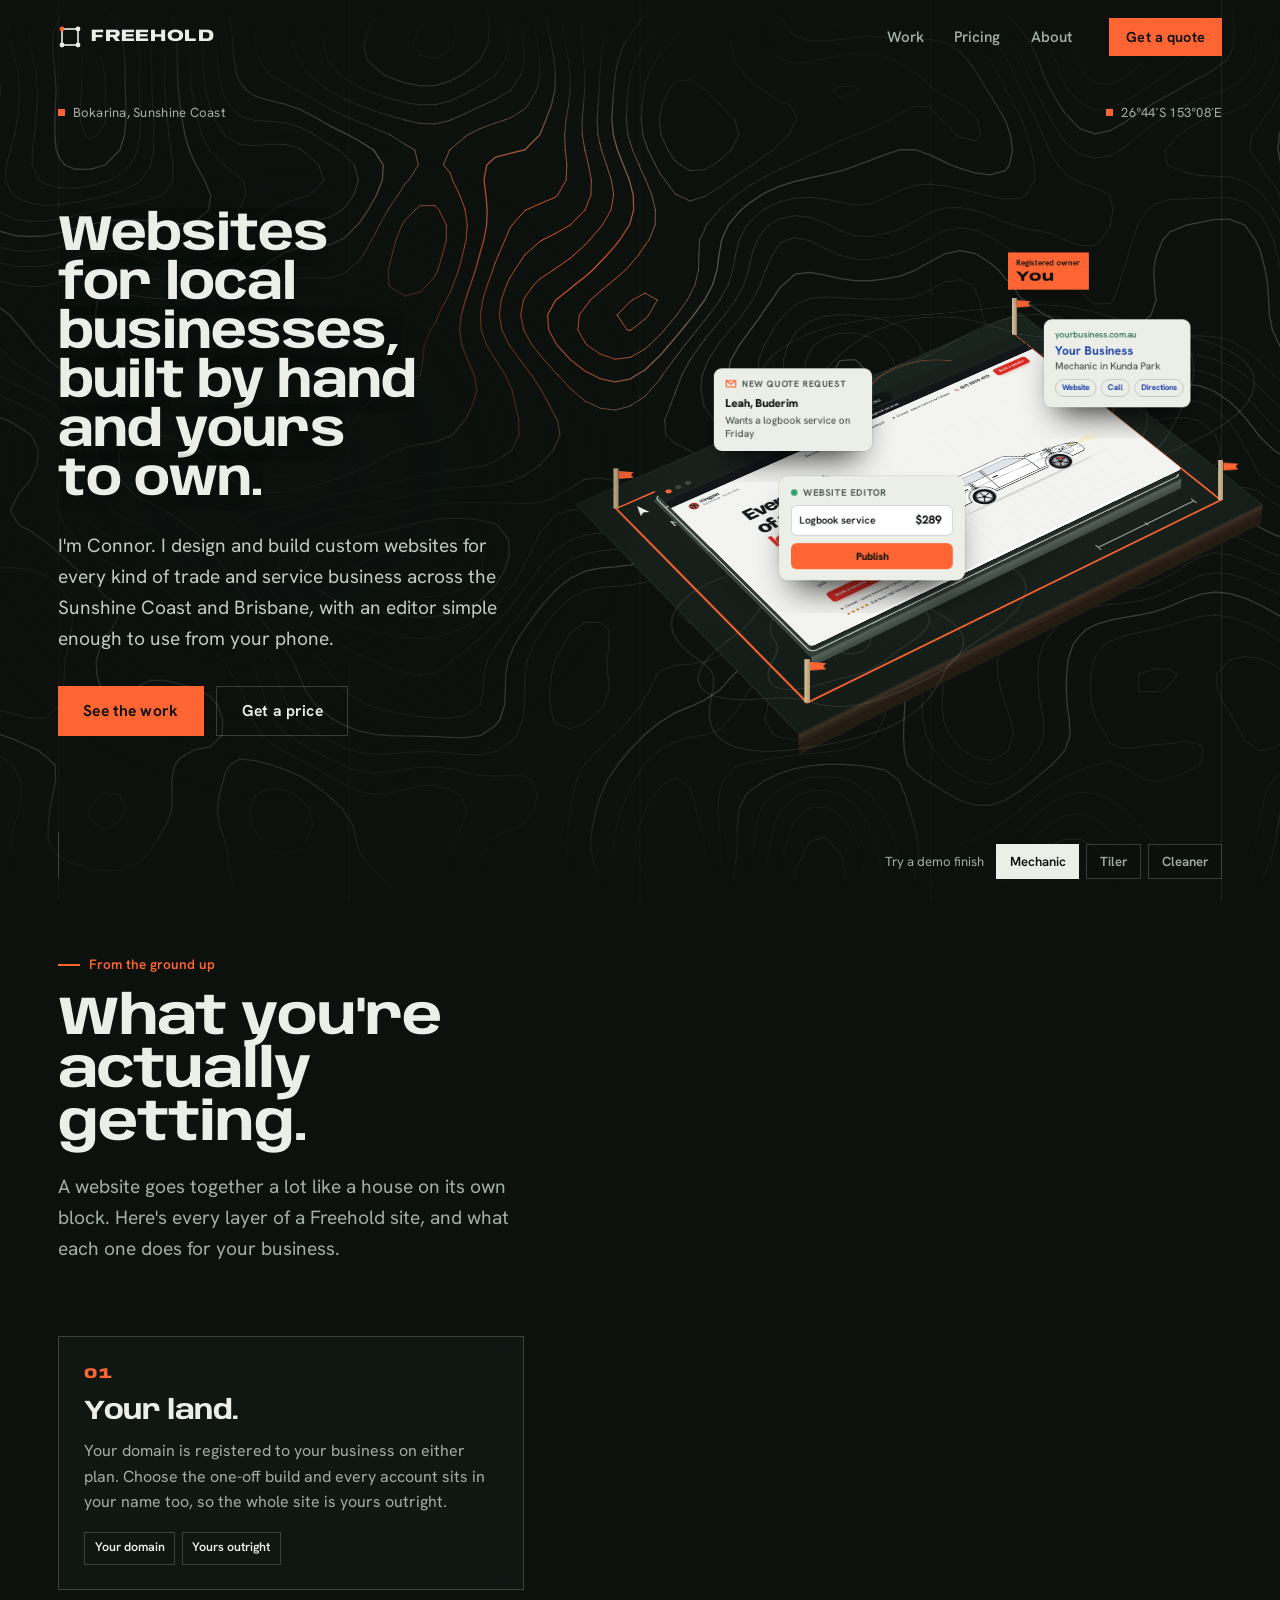
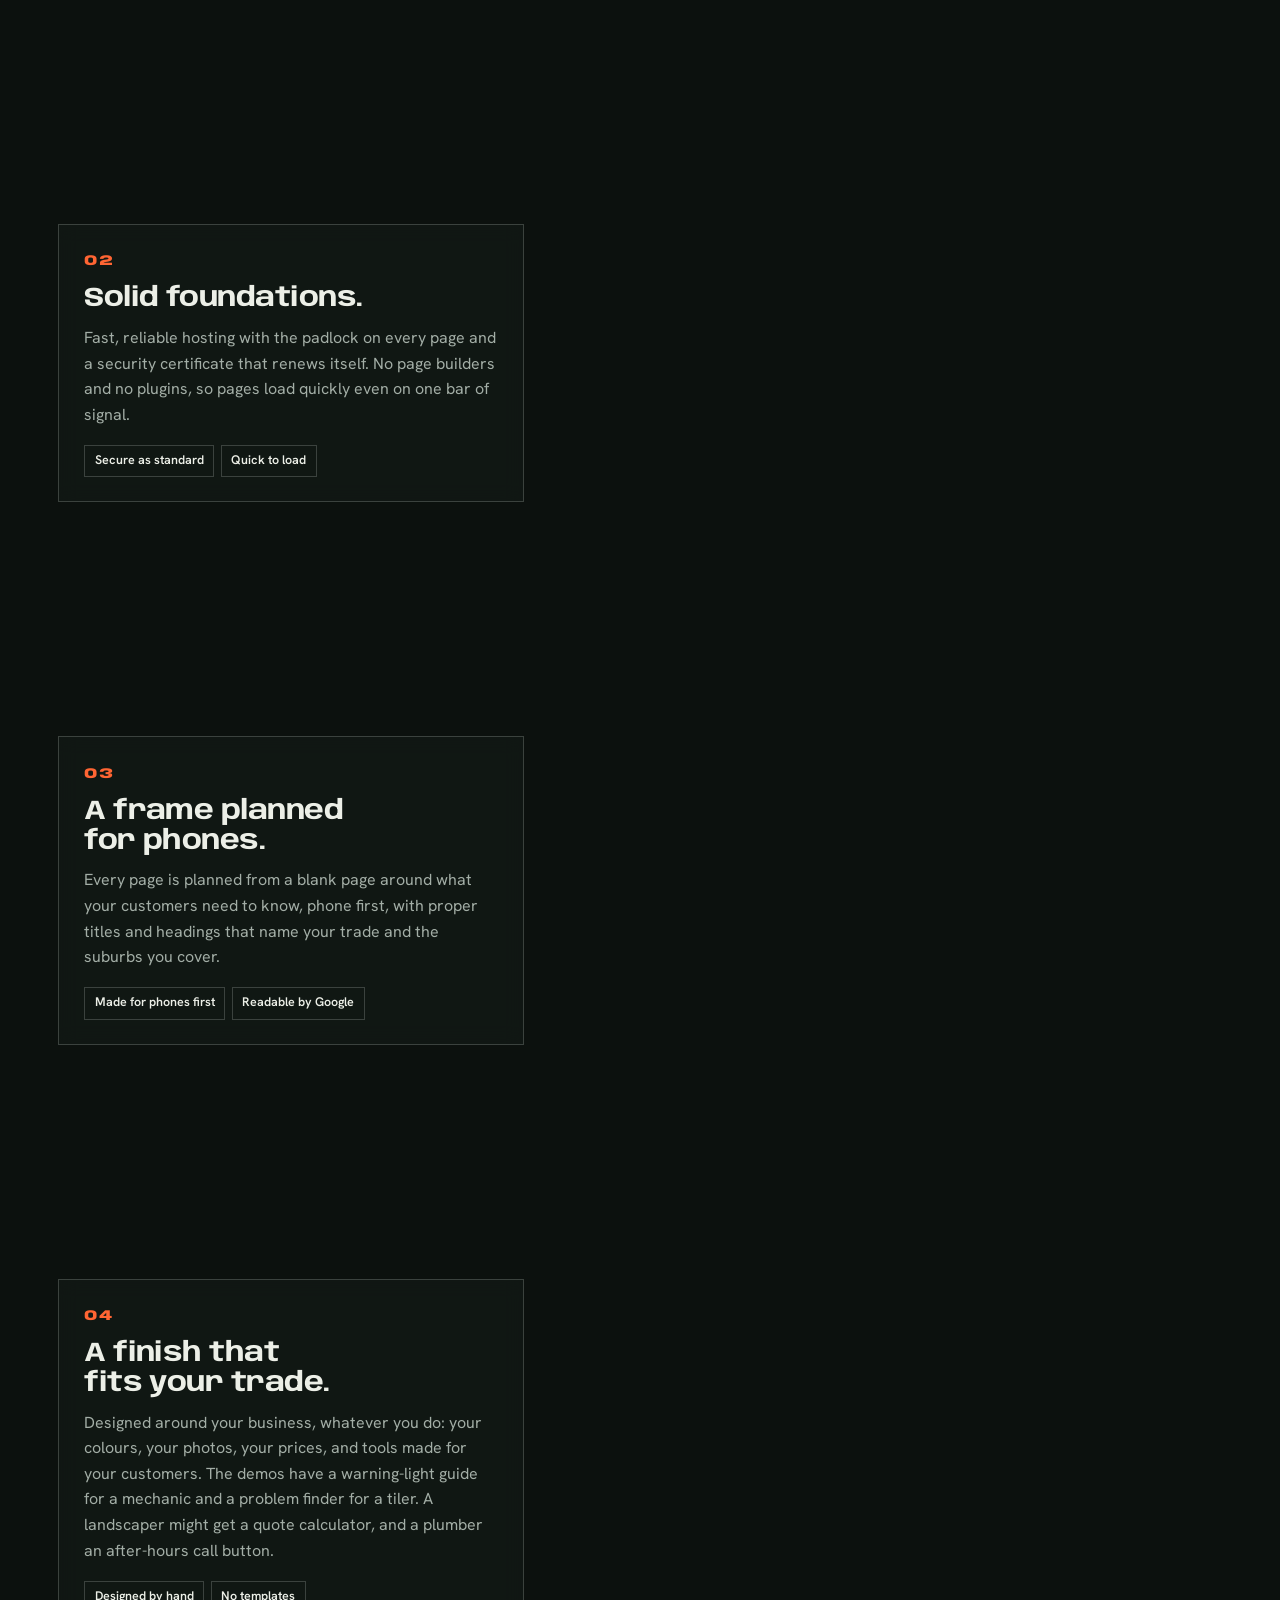
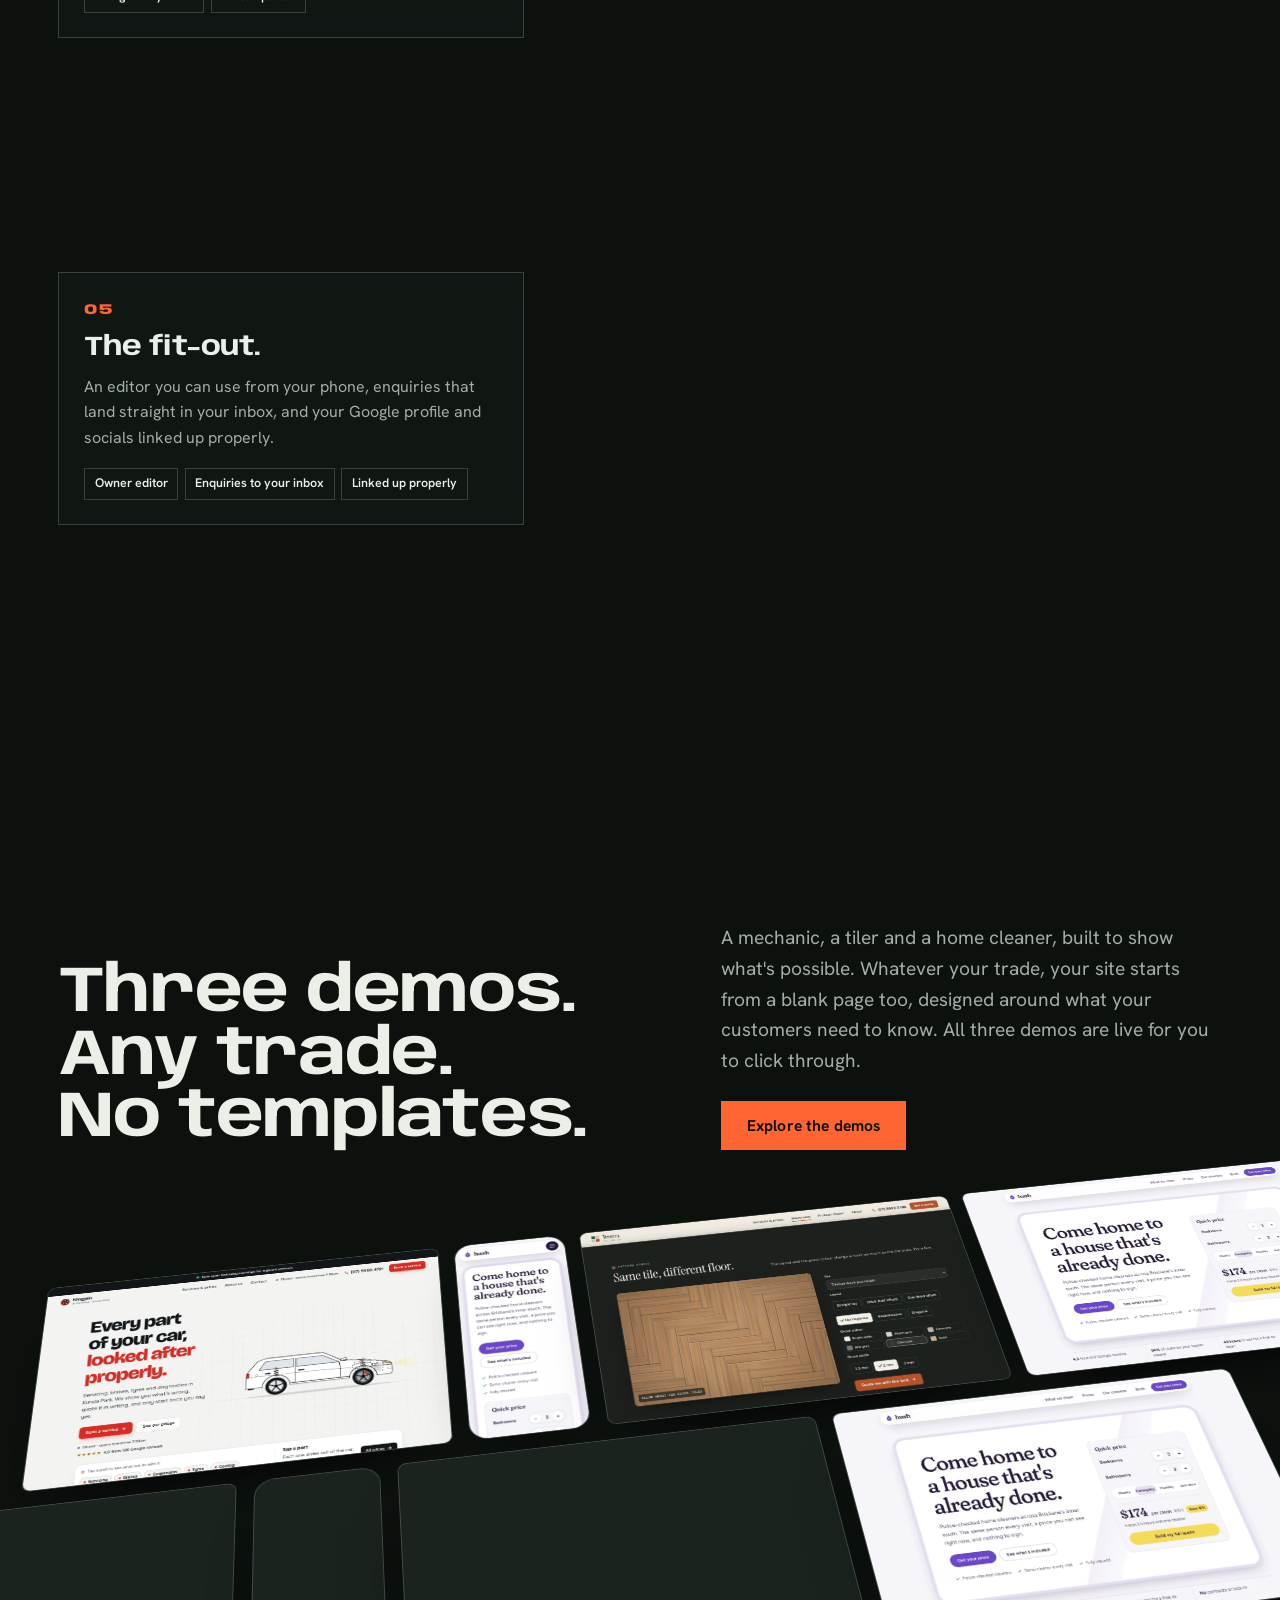
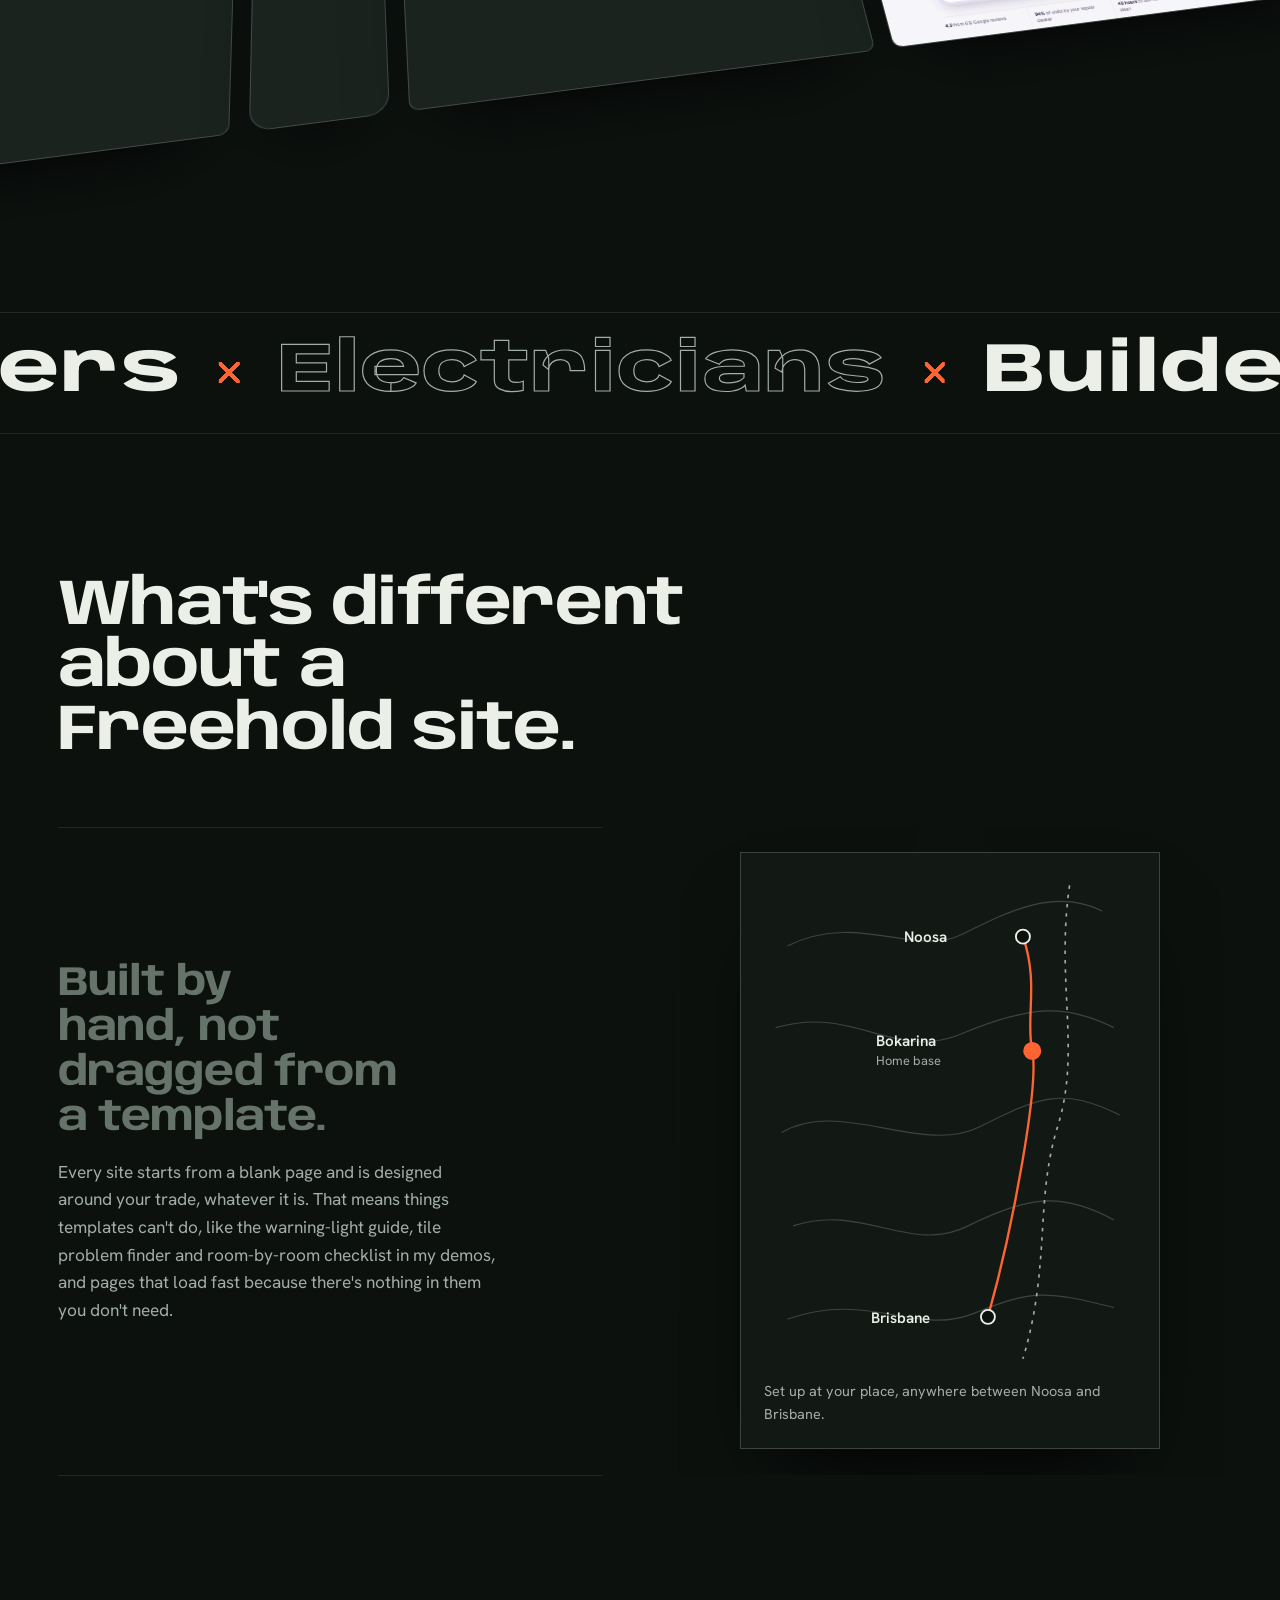
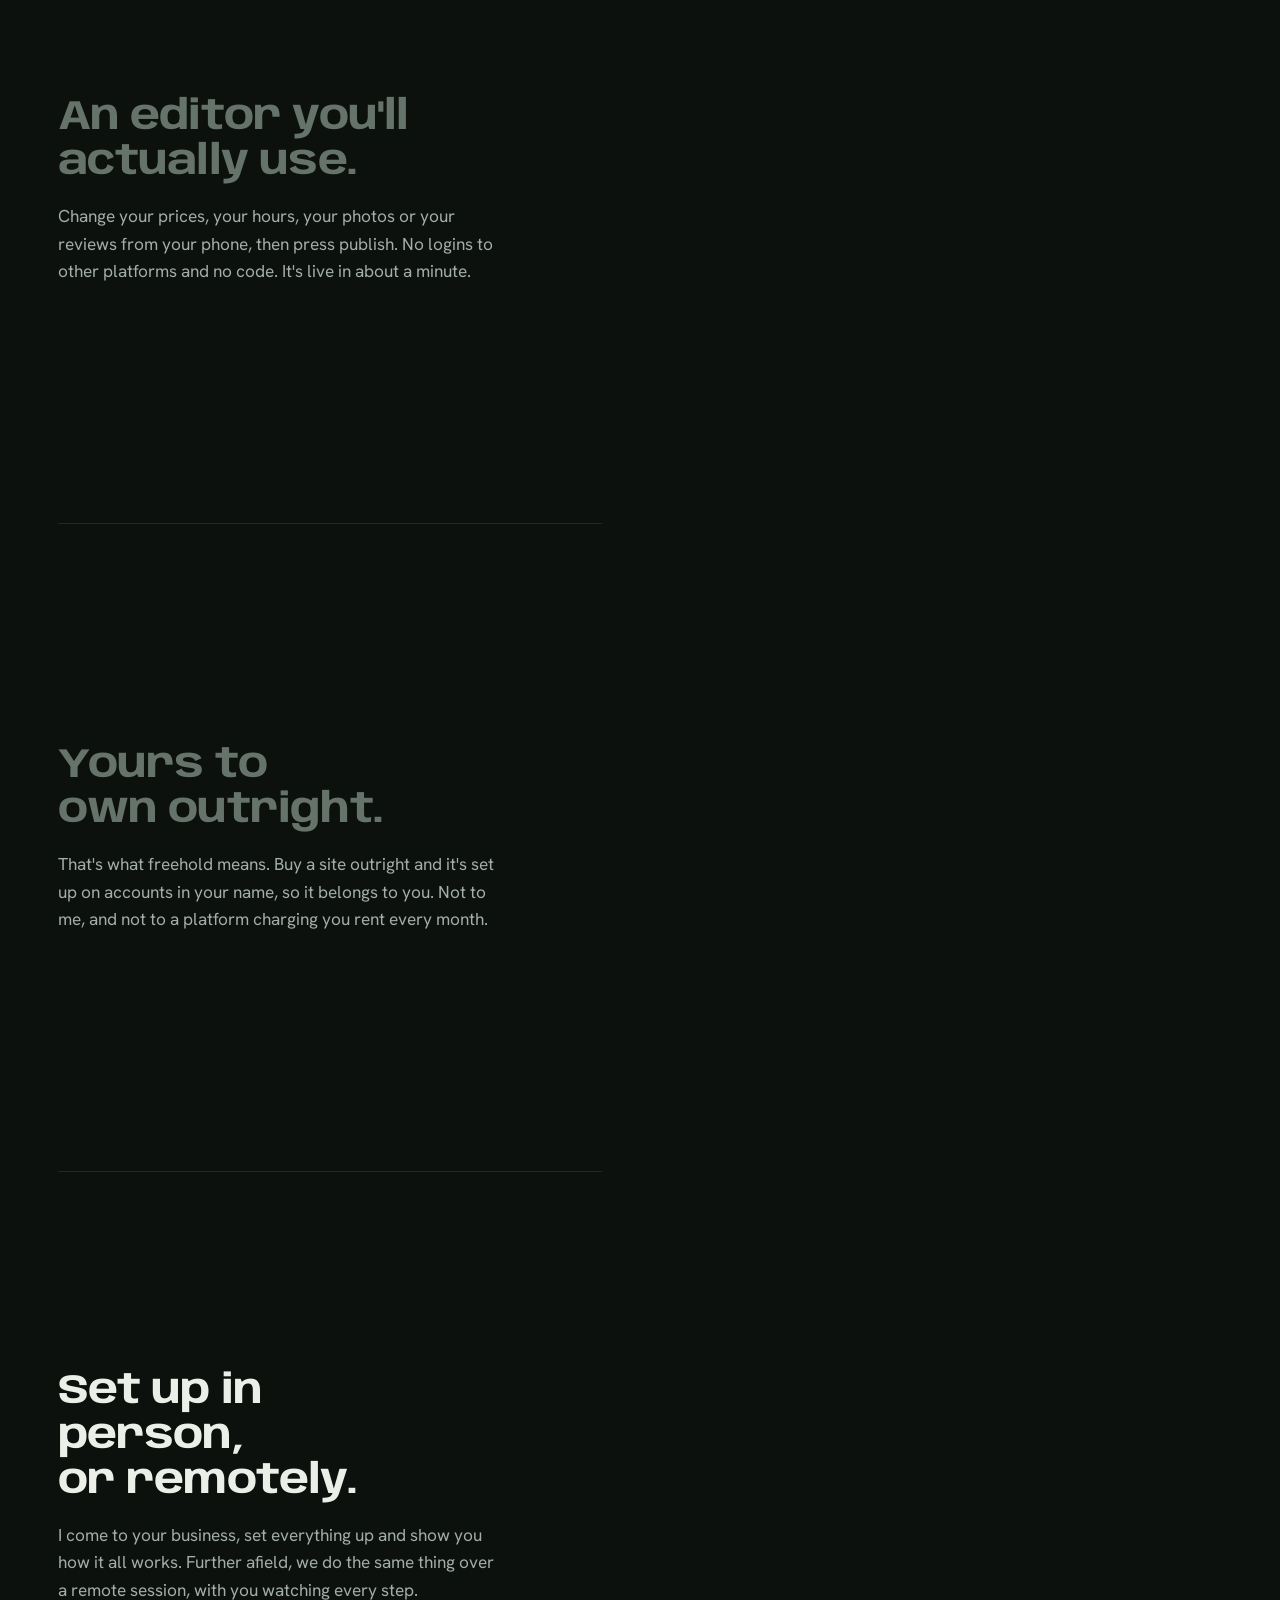
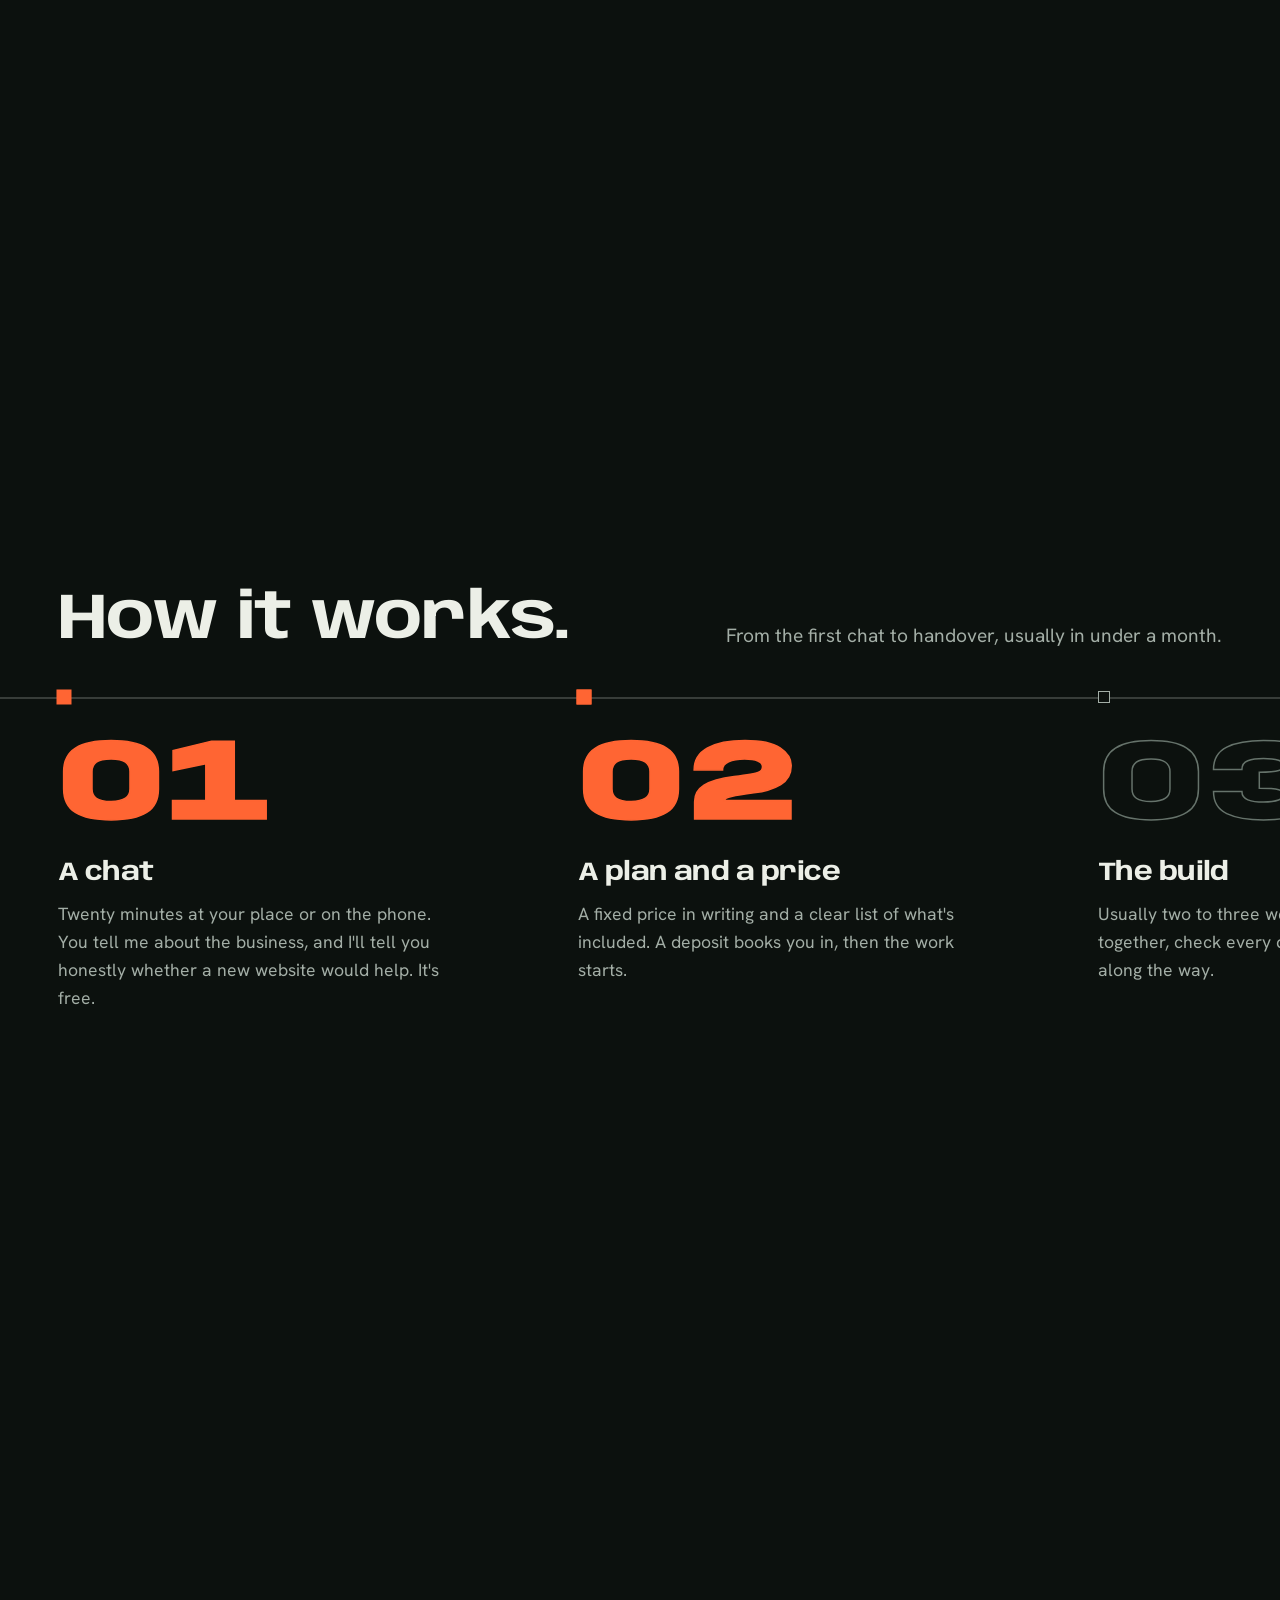
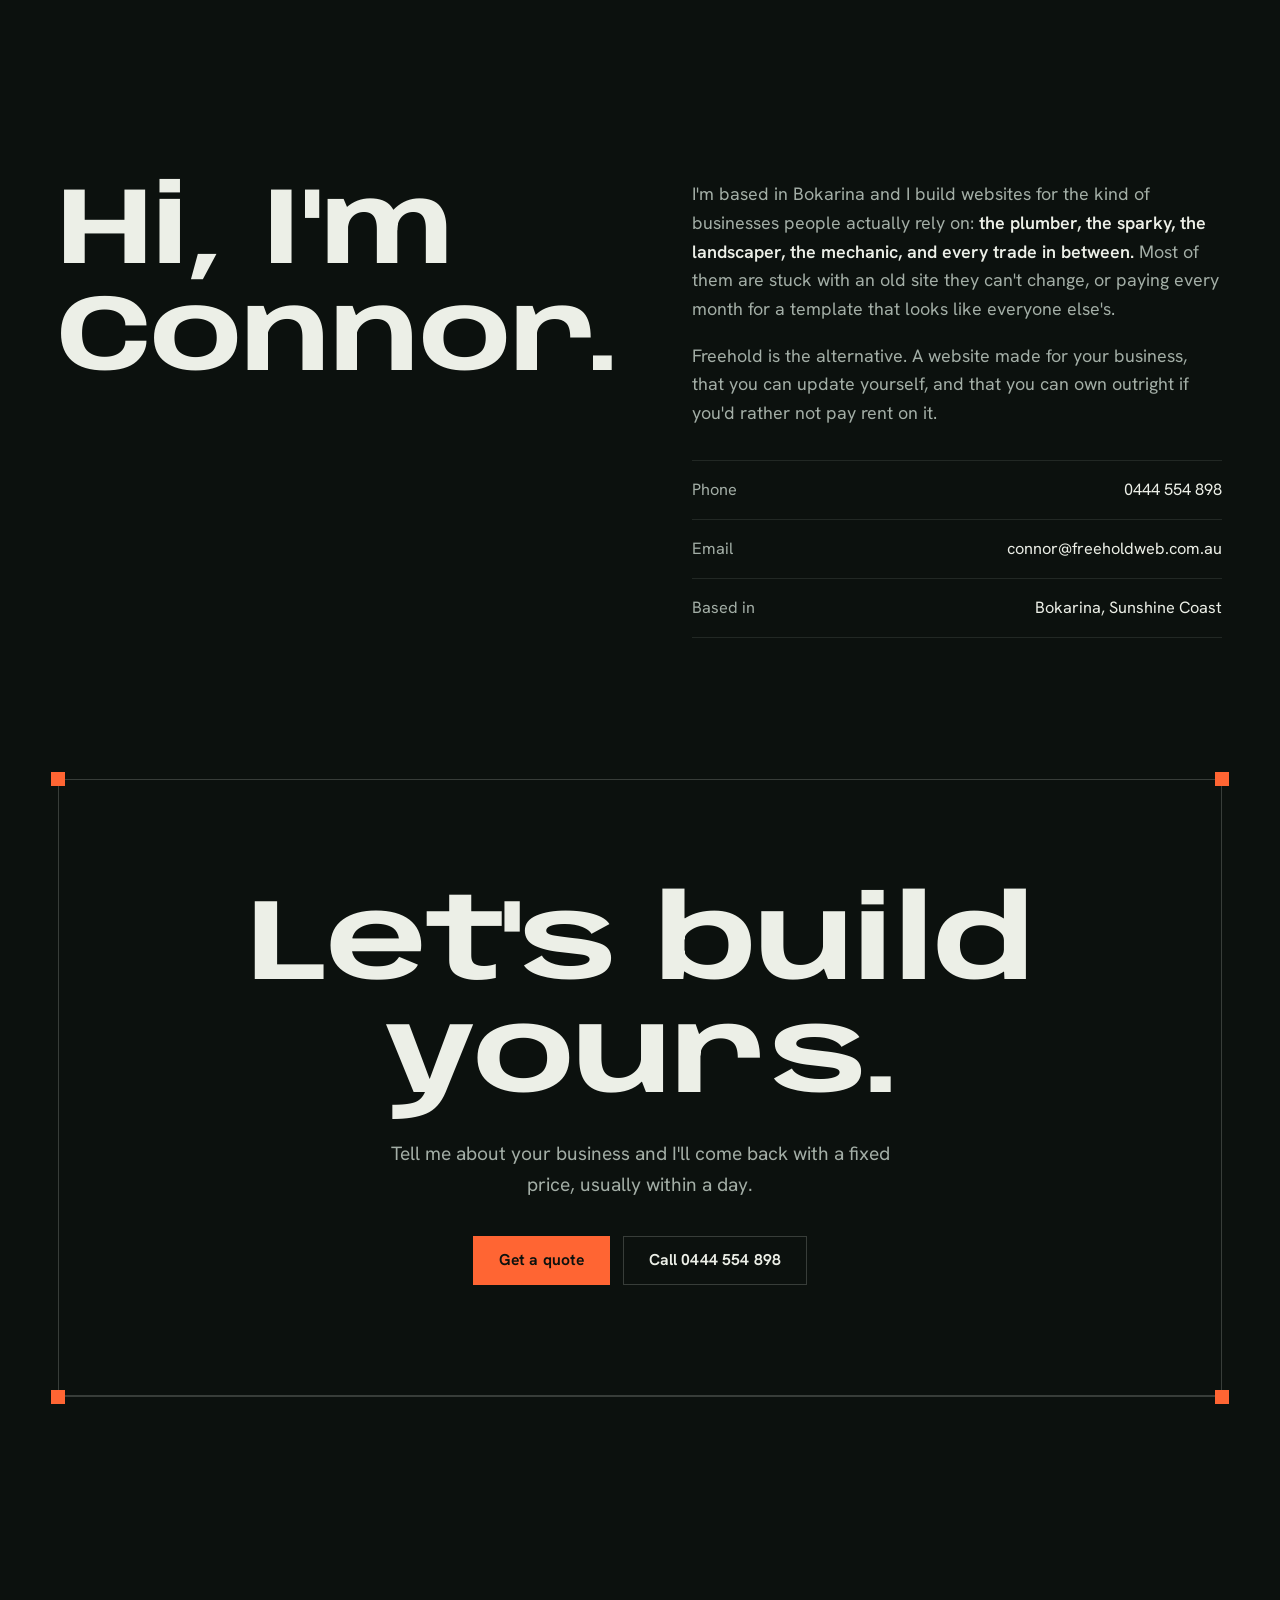
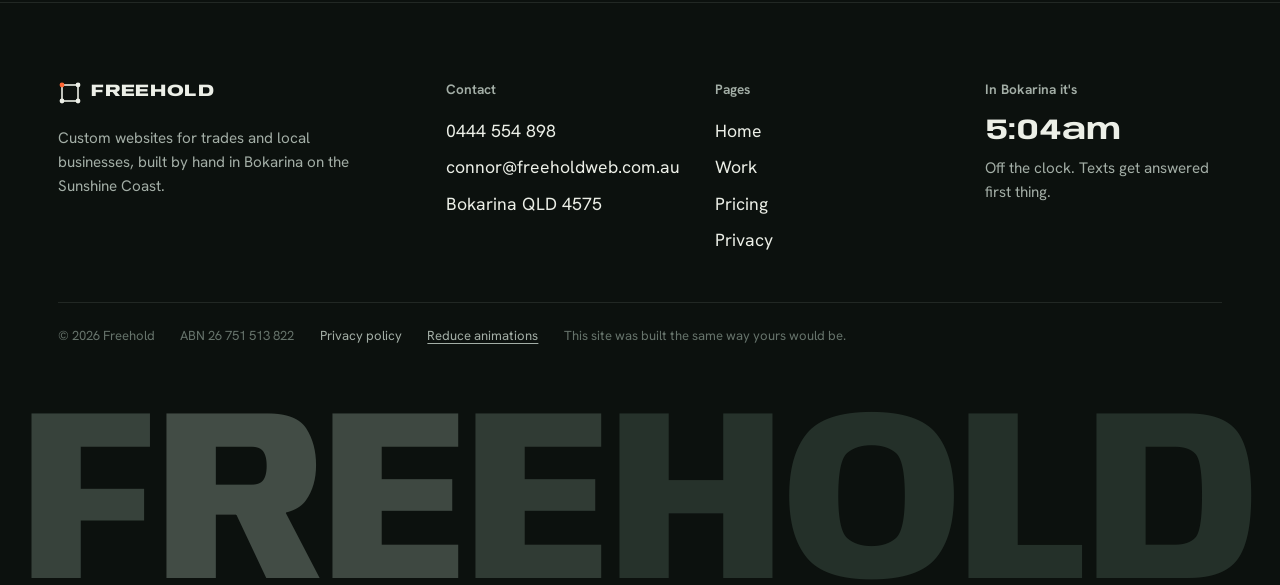
<file: index.html>
<!DOCTYPE html>
<html lang="en-AU">
<head>
<meta charset="UTF-8">
<meta name="viewport" content="width=device-width, initial-scale=1">
<title>Freehold — Custom websites for Sunshine Coast businesses</title>
<meta name="description" content="Custom websites for trades and local businesses on the Sunshine Coast and in Brisbane. Built by hand, with an editor you can use from your phone, and yours to own outright.">
<meta name="theme-color" content="#0C110E">
<meta property="og:type" content="website">
<meta property="og:site_name" content="Freehold">
<meta property="og:title" content="Freehold — Custom websites for Sunshine Coast businesses">
<meta property="og:description" content="Custom websites for trades and local businesses on the Sunshine Coast and in Brisbane. Built by hand, with an editor you can use from your phone, and yours to own outright.">
<meta property="og:image" content="https://freeholdweb.com.au/assets/og.jpg">
<meta name="twitter:card" content="summary_large_image">
<link rel="icon" href="data:image/svg+xml,%3Csvg xmlns='http://www.w3.org/2000/svg' viewBox='0 0 32 32'%3E%3Crect width='32' height='32' fill='%230C110E'/%3E%3Crect x='8' y='8' width='16' height='16' fill='none' stroke='%23ECEFE7' stroke-width='2'/%3E%3Ccircle cx='8' cy='8' r='3.2' fill='%23FF6533'/%3E%3Ccircle cx='24' cy='8' r='3.2' fill='%23ECEFE7'/%3E%3Ccircle cx='24' cy='24' r='3.2' fill='%23ECEFE7'/%3E%3Ccircle cx='8' cy='24' r='3.2' fill='%23ECEFE7'/%3E%3C/svg%3E">
<link rel="apple-touch-icon" href="/assets/apple-touch-icon.png">
<link rel="preload" href="assets/fonts/anybody.woff2" as="font" type="font/woff2" crossorigin>
<link rel="preload" href="assets/fonts/hanken.woff2" as="font" type="font/woff2" crossorigin>
<link rel="stylesheet" href="styles.css">
<link rel="expect" href="#vtm-p" blocking="render">
<script>(function(){var d=document.documentElement;d.classList.add('js');try{var pref=matchMedia('(prefers-reduced-motion: reduce)').matches,s=localStorage.getItem('fh-motion');if(pref)d.classList.add('prefers-calm');if(s==='calm'||(pref&&s!=='full'))d.classList.add('calm');else if(!sessionStorage.getItem('fh-intro')){d.classList.add('intro');sessionStorage.setItem('fh-intro','1');}}catch(e){}d.style.setProperty('--ar',(innerHeight/Math.max(1,innerWidth)).toFixed(3));addEventListener('pagereveal',function(e){if(!e.viewTransition)return;if(d.classList.contains('calm')){e.viewTransition.skipTransition();return;}try{var o=JSON.parse(sessionStorage.getItem('fh-from')||'null');sessionStorage.removeItem('fh-from');if(o){d.style.setProperty('--ox',o[0]);d.style.setProperty('--oy',o[1]);}}catch(x){}d.classList.add('vt-in');var f=function(){d.classList.remove('vt-in')};e.viewTransition.finished.then(f,f);});})();</script>
<link rel="preload" href="assets/kingpin-desktop.webp" as="image">
<script type="application/ld+json">{"@context": "https://schema.org", "@type": "ProfessionalService", "name": "Freehold", "description": "Custom websites for trades and local businesses on the Sunshine Coast and in Brisbane.", "telephone": "+61444554898", "email": "connor@freeholdweb.com.au", "founder": "Connor Ransome", "url": "https://freeholdweb.com.au", "address": {"@type": "PostalAddress", "addressLocality": "Bokarina", "addressRegion": "QLD", "postalCode": "4575", "addressCountry": "AU"}, "areaServed": ["Sunshine Coast", "Brisbane"]}</script>
</head>
<body data-page="home">
<svg class="vt-svg" width="0" height="0" aria-hidden="true" focusable="false"><defs><mask id="vtm-l" class="vtm" maskUnits="objectBoundingBox" maskContentUnits="objectBoundingBox" x="0" y="0" width="1" height="1"><polygon points="0.0000,0.0000 0.1195,0.0000 0.0821,0.1416 0.0000,0.1686" style="--cx:0.050;--cy:0.078;--r:-5.4deg"/><polygon points="0.0000,0.1686 0.0821,0.1416 0.1336,0.3711 0.0000,0.4053" style="--cx:0.054;--cy:0.272;--r:-1.7deg"/><polygon points="0.0000,0.4053 0.1336,0.3711 0.0934,0.6595 0.0000,0.5844" style="--cx:0.057;--cy:0.505;--r:2.0deg"/><polygon points="0.0000,0.5844 0.0934,0.6595 0.1091,0.8404 0.0000,0.8125" style="--cx:0.051;--cy:0.724;--r:-6.2deg"/><polygon points="0.0000,0.8125 0.1091,0.8404 0.1095,1.0000 0.0000,1.0000" style="--cx:0.055;--cy:0.913;--r:-8.2deg"/><polygon points="0.1195,0.0000 0.2315,0.0000 0.1989,0.2162 0.0821,0.1416" style="--cx:0.158;--cy:0.089;--r:6.6deg"/><polygon points="0.0821,0.1416 0.1989,0.2162 0.2468,0.4028 0.1336,0.3711" style="--cx:0.165;--cy:0.283;--r:-3.4deg"/><polygon points="0.1336,0.3711 0.2468,0.4028 0.2383,0.6206 0.0934,0.6595" style="--cx:0.178;--cy:0.513;--r:8.3deg"/><polygon points="0.0934,0.6595 0.2383,0.6206 0.1932,0.8310 0.1091,0.8404" style="--cx:0.158;--cy:0.738;--r:7.1deg"/><polygon points="0.1091,0.8404 0.1932,0.8310 0.2283,1.0000 0.1095,1.0000" style="--cx:0.160;--cy:0.918;--r:-2.2deg"/><polygon points="0.2315,0.0000 0.3201,0.0000 0.3021,0.2439 0.1989,0.2162" style="--cx:0.263;--cy:0.115;--r:-0.7deg"/><polygon points="0.1989,0.2162 0.3021,0.2439 0.3315,0.4263 0.2468,0.4028" style="--cx:0.270;--cy:0.322;--r:0.4deg"/><polygon points="0.2468,0.4028 0.3315,0.4263 0.3586,0.6257 0.2383,0.6206" style="--cx:0.294;--cy:0.519;--r:2.6deg"/><polygon points="0.2383,0.6206 0.3586,0.6257 0.3614,0.7874 0.1932,0.8310" style="--cx:0.288;--cy:0.716;--r:1.7deg"/><polygon points="0.1932,0.8310 0.3614,0.7874 0.3534,1.0000 0.2283,1.0000" style="--cx:0.284;--cy:0.905;--r:1.1deg"/><polygon points="0.3201,0.0000 0.4408,0.0000 0.4735,0.2455 0.3021,0.2439" style="--cx:0.384;--cy:0.122;--r:2.2deg"/><polygon points="0.3021,0.2439 0.4735,0.2455 0.4176,0.3563 0.3315,0.4263" style="--cx:0.381;--cy:0.318;--r:7.9deg"/><polygon points="0.3315,0.4263 0.4176,0.3563 0.4256,0.6559 0.3586,0.6257" style="--cx:0.383;--cy:0.516;--r:0.1deg"/><polygon points="0.3586,0.6257 0.4256,0.6559 0.4402,0.8152 0.3614,0.7874" style="--cx:0.396;--cy:0.721;--r:-1.2deg"/><polygon points="0.3614,0.7874 0.4402,0.8152 0.4312,1.0000 0.3534,1.0000" style="--cx:0.397;--cy:0.901;--r:4.0deg"/><polygon points="0.4408,0.0000 0.5560,0.0000 0.5479,0.1821 0.4735,0.2455" style="--cx:0.505;--cy:0.107;--r:-4.7deg"/><polygon points="0.4735,0.2455 0.5479,0.1821 0.5612,0.4101 0.4176,0.3563" style="--cx:0.500;--cy:0.298;--r:-3.6deg"/><polygon points="0.4176,0.3563 0.5612,0.4101 0.5825,0.6218 0.4256,0.6559" style="--cx:0.497;--cy:0.511;--r:8.6deg"/><polygon points="0.4256,0.6559 0.5825,0.6218 0.5842,0.8428 0.4402,0.8152" style="--cx:0.508;--cy:0.734;--r:0.4deg"/><polygon points="0.4402,0.8152 0.5842,0.8428 0.5883,1.0000 0.4312,1.0000" style="--cx:0.511;--cy:0.914;--r:0.9deg"/><polygon points="0.5560,0.0000 0.6781,0.0000 0.6442,0.2433 0.5479,0.1821" style="--cx:0.607;--cy:0.106;--r:-8.8deg"/><polygon points="0.5479,0.1821 0.6442,0.2433 0.6976,0.4486 0.5612,0.4101" style="--cx:0.613;--cy:0.321;--r:-1.5deg"/><polygon points="0.5612,0.4101 0.6976,0.4486 0.6713,0.6257 0.5825,0.6218" style="--cx:0.628;--cy:0.527;--r:1.4deg"/><polygon points="0.5825,0.6218 0.6713,0.6257 0.6474,0.8398 0.5842,0.8428" style="--cx:0.621;--cy:0.733;--r:-8.6deg"/><polygon points="0.5842,0.8428 0.6474,0.8398 0.6716,1.0000 0.5883,1.0000" style="--cx:0.623;--cy:0.921;--r:2.1deg"/><polygon points="0.6781,0.0000 0.7634,0.0000 0.7487,0.2425 0.6442,0.2433" style="--cx:0.709;--cy:0.121;--r:2.4deg"/><polygon points="0.6442,0.2433 0.7487,0.2425 0.8104,0.3506 0.6976,0.4486" style="--cx:0.725;--cy:0.321;--r:-7.9deg"/><polygon points="0.6976,0.4486 0.8104,0.3506 0.7978,0.5893 0.6713,0.6257" style="--cx:0.744;--cy:0.504;--r:2.3deg"/><polygon points="0.6713,0.6257 0.7978,0.5893 0.7545,0.7753 0.6474,0.8398" style="--cx:0.718;--cy:0.707;--r:-0.6deg"/><polygon points="0.6474,0.8398 0.7545,0.7753 0.7957,1.0000 0.6716,1.0000" style="--cx:0.717;--cy:0.904;--r:3.2deg"/><polygon points="0.7634,0.0000 0.9137,0.0000 0.8585,0.2137 0.7487,0.2425" style="--cx:0.821;--cy:0.114;--r:-2.7deg"/><polygon points="0.7487,0.2425 0.8585,0.2137 0.8586,0.4262 0.8104,0.3506" style="--cx:0.819;--cy:0.308;--r:3.7deg"/><polygon points="0.8104,0.3506 0.8586,0.4262 0.8776,0.6457 0.7978,0.5893" style="--cx:0.836;--cy:0.503;--r:4.3deg"/><polygon points="0.7978,0.5893 0.8776,0.6457 0.9209,0.8007 0.7545,0.7753" style="--cx:0.838;--cy:0.703;--r:-8.6deg"/><polygon points="0.7545,0.7753 0.9209,0.8007 0.9221,1.0000 0.7957,1.0000" style="--cx:0.848;--cy:0.894;--r:-7.9deg"/><polygon points="0.9137,0.0000 1.0000,0.0000 1.0000,0.1772 0.8585,0.2137" style="--cx:0.943;--cy:0.098;--r:3.2deg"/><polygon points="0.8585,0.2137 1.0000,0.1772 1.0000,0.3492 0.8586,0.4262" style="--cx:0.929;--cy:0.292;--r:8.3deg"/><polygon points="0.8586,0.4262 1.0000,0.3492 1.0000,0.6120 0.8776,0.6457" style="--cx:0.934;--cy:0.508;--r:-4.5deg"/><polygon points="0.8776,0.6457 1.0000,0.6120 1.0000,0.7438 0.9209,0.8007" style="--cx:0.950;--cy:0.701;--r:-0.8deg"/><polygon points="0.9209,0.8007 1.0000,0.7438 1.0000,1.0000 0.9221,1.0000" style="--cx:0.961;--cy:0.886;--r:1.7deg"/></mask><mask id="vtm-p" class="vtm" maskUnits="objectBoundingBox" maskContentUnits="objectBoundingBox" x="0" y="0" width="1" height="1"><polygon points="0.0000,0.0000 0.2448,0.0000 0.3165,0.1362 0.0000,0.1342" style="--cx:0.140;--cy:0.068;--r:-8.7deg"/><polygon points="0.0000,0.1342 0.3165,0.1362 0.3101,0.2210 0.0000,0.2681" style="--cx:0.157;--cy:0.190;--r:5.2deg"/><polygon points="0.0000,0.2681 0.3101,0.2210 0.2454,0.3560 0.0000,0.3971" style="--cx:0.139;--cy:0.311;--r:-2.4deg"/><polygon points="0.0000,0.3971 0.2454,0.3560 0.2566,0.5055 0.0000,0.5332" style="--cx:0.125;--cy:0.448;--r:1.4deg"/><polygon points="0.0000,0.5332 0.2566,0.5055 0.1770,0.6038 0.0000,0.6430" style="--cx:0.108;--cy:0.571;--r:-8.8deg"/><polygon points="0.0000,0.6430 0.1770,0.6038 0.2169,0.7812 0.0000,0.7817" style="--cx:0.098;--cy:0.702;--r:-8.2deg"/><polygon points="0.0000,0.7817 0.2169,0.7812 0.2899,0.8495 0.0000,0.8397" style="--cx:0.127;--cy:0.813;--r:-5.7deg"/><polygon points="0.0000,0.8397 0.2899,0.8495 0.2946,1.0000 0.0000,1.0000" style="--cx:0.146;--cy:0.922;--r:8.2deg"/><polygon points="0.2448,0.0000 0.4458,0.0000 0.5176,0.0970 0.3165,0.1362" style="--cx:0.381;--cy:0.058;--r:-5.5deg"/><polygon points="0.3165,0.1362 0.5176,0.0970 0.4253,0.2779 0.3101,0.2210" style="--cx:0.392;--cy:0.183;--r:4.6deg"/><polygon points="0.3101,0.2210 0.4253,0.2779 0.4564,0.3537 0.2454,0.3560" style="--cx:0.359;--cy:0.302;--r:7.7deg"/><polygon points="0.2454,0.3560 0.4564,0.3537 0.5724,0.5279 0.2566,0.5055" style="--cx:0.383;--cy:0.436;--r:8.0deg"/><polygon points="0.2566,0.5055 0.5724,0.5279 0.4684,0.6596 0.1770,0.6038" style="--cx:0.369;--cy:0.574;--r:-2.8deg"/><polygon points="0.1770,0.6038 0.4684,0.6596 0.5059,0.7633 0.2169,0.7812" style="--cx:0.342;--cy:0.702;--r:-2.6deg"/><polygon points="0.2169,0.7812 0.5059,0.7633 0.4557,0.9081 0.2899,0.8495" style="--cx:0.367;--cy:0.826;--r:0.4deg"/><polygon points="0.2899,0.8495 0.4557,0.9081 0.5286,1.0000 0.2946,1.0000" style="--cx:0.392;--cy:0.939;--r:5.0deg"/><polygon points="0.4458,0.0000 0.8200,0.0000 0.8091,0.1099 0.5176,0.0970" style="--cx:0.648;--cy:0.052;--r:-7.1deg"/><polygon points="0.5176,0.0970 0.8091,0.1099 0.7292,0.2249 0.4253,0.2779" style="--cx:0.620;--cy:0.177;--r:4.5deg"/><polygon points="0.4253,0.2779 0.7292,0.2249 0.6969,0.3424 0.4564,0.3537" style="--cx:0.577;--cy:0.300;--r:5.4deg"/><polygon points="0.4564,0.3537 0.6969,0.3424 0.7202,0.5077 0.5724,0.5279" style="--cx:0.611;--cy:0.433;--r:6.5deg"/><polygon points="0.5724,0.5279 0.7202,0.5077 0.6755,0.6383 0.4684,0.6596" style="--cx:0.609;--cy:0.583;--r:-8.3deg"/><polygon points="0.4684,0.6596 0.6755,0.6383 0.7257,0.7357 0.5059,0.7633" style="--cx:0.594;--cy:0.699;--r:8.0deg"/><polygon points="0.5059,0.7633 0.7257,0.7357 0.7978,0.8736 0.4557,0.9081" style="--cx:0.621;--cy:0.820;--r:-7.4deg"/><polygon points="0.4557,0.9081 0.7978,0.8736 0.7224,1.0000 0.5286,1.0000" style="--cx:0.626;--cy:0.945;--r:-2.9deg"/><polygon points="0.8200,0.0000 1.0000,0.0000 1.0000,0.1236 0.8091,0.1099" style="--cx:0.907;--cy:0.058;--r:2.0deg"/><polygon points="0.8091,0.1099 1.0000,0.1236 1.0000,0.2654 0.7292,0.2249" style="--cx:0.885;--cy:0.181;--r:7.5deg"/><polygon points="0.7292,0.2249 1.0000,0.2654 1.0000,0.3418 0.6969,0.3424" style="--cx:0.857;--cy:0.294;--r:-2.9deg"/><polygon points="0.6969,0.3424 1.0000,0.3418 1.0000,0.5356 0.7202,0.5077" style="--cx:0.854;--cy:0.432;--r:7.6deg"/><polygon points="0.7202,0.5077 1.0000,0.5356 1.0000,0.5892 0.6755,0.6383" style="--cx:0.849;--cy:0.568;--r:0.8deg"/><polygon points="0.6755,0.6383 1.0000,0.5892 1.0000,0.7687 0.7257,0.7357" style="--cx:0.850;--cy:0.683;--r:-3.4deg"/><polygon points="0.7257,0.7357 1.0000,0.7687 1.0000,0.9009 0.7978,0.8736" style="--cx:0.881;--cy:0.820;--r:-3.3deg"/><polygon points="0.7978,0.8736 1.0000,0.9009 1.0000,1.0000 0.7224,1.0000" style="--cx:0.880;--cy:0.944;--r:-5.8deg"/></mask></defs></svg>
<a class="skip" href="#main">Skip to content</a>
<div class="gridlines" aria-hidden="true"><i></i></div>

<header class="nav" id="nav">
  <a class="brand" href="index.html" aria-label="Freehold, home"><svg viewBox="0 0 24 24" aria-hidden="true"><rect class="bx" x="4" y="4" width="16" height="16"/><circle class="pk hot" cx="4" cy="4" r="2.4"/><circle class="pk" cx="20" cy="4" r="2.4"/><circle class="pk" cx="20" cy="20" r="2.4"/><circle class="pk" cx="4" cy="20" r="2.4"/></svg><b>FREEHOLD</b></a>
  <nav class="links" aria-label="Main"><a href="work.html">Work</a><a href="pricing.html">Pricing</a><a href="index.html#about">About</a></nav>
  <a class="btn sm navcta" href="pricing.html#quote">Get a quote</a>
  <button class="burger" type="button" aria-label="Open menu" aria-expanded="false"><span></span></button>
</header>
<main id="main">
<div class="stage" id="stage">
  <div class="stage-pin">
    <canvas class="topo" id="topo" aria-hidden="true"></canvas>
    <div class="coords" aria-hidden="true"><span>Bokarina, Sunshine Coast</span><span>26&deg;44&prime;S 153&deg;08&prime;E</span></div>
    <div class="build wait" id="build" aria-hidden="true">
  <div class="b-cam"><div class="b-world" id="bWorld">
    <div class="bl bl-land" data-l="0"><div class="bi">
      <div class="b-top"><svg class="b-svg" viewBox="0 0 640 460" width="640" height="460"><path class="ct" d="M504.3 150.0C503.4 151.0 502.4 151.9 501.5 152.7C500.6 153.6 499.7 154.3 498.9 155.1C498.2 155.8 497.5 156.5 497.0 157.3C496.5 158.0 496.1 158.7 495.7 159.5C495.3 160.3 495.1 161.1 494.8 162.0C494.5 162.8 494.2 163.7 493.8 164.6C493.5 165.5 493.0 166.4 492.5 167.3C491.9 168.2 491.3 169.0 490.5 169.8C489.8 170.6 488.9 171.3 487.9 172.0C487.0 172.6 485.9 173.2 484.8 173.7C483.7 174.2 482.6 174.6 481.4 175.0C480.2 175.4 479.0 175.7 477.7 176.1C476.5 176.4 475.2 176.7 474.0 177.0C472.7 177.3 471.4 177.6 470.0 177.8C468.6 178.0 467.3 178.3 465.8 178.4C464.4 178.5 463.0 178.6 461.5 178.5C460.1 178.5 458.6 178.3 457.3 177.9C455.9 177.6 454.6 177.1 453.4 176.5C452.3 175.8 451.2 175.0 450.3 174.1C449.4 173.2 448.7 172.1 448.2 171.0C447.6 170.0 447.3 168.8 447.0 167.7C446.8 166.6 446.7 165.4 446.6 164.4C446.5 163.3 446.5 162.3 446.4 161.4C446.3 160.5 446.2 159.7 445.8 158.9C445.5 158.2 445.1 157.5 444.6 156.8C444.0 156.2 443.2 155.5 442.4 154.8C441.6 154.1 440.5 153.4 439.6 152.6C438.6 151.8 437.6 151.0 436.7 150.0C435.8 149.0 434.9 148.0 434.3 146.9C433.7 145.8 433.2 144.6 433.0 143.5C432.8 142.4 432.9 141.2 433.2 140.1C433.5 139.0 434.1 137.9 434.8 137.0C435.5 136.0 436.5 135.1 437.5 134.3C438.6 133.5 439.8 132.8 441.0 132.2C442.2 131.6 443.5 131.0 444.7 130.5C445.9 130.0 447.2 129.6 448.4 129.2C449.6 128.7 450.8 128.3 452.0 127.9C453.2 127.5 454.3 127.2 455.5 126.8C456.7 126.5 457.8 126.2 459.0 125.9C460.2 125.7 461.5 125.5 462.7 125.4C463.9 125.3 465.2 125.2 466.4 125.3C467.6 125.4 468.8 125.6 470.0 125.8C471.2 126.0 472.3 126.4 473.4 126.7C474.5 127.1 475.5 127.5 476.6 127.8C477.6 128.2 478.6 128.6 479.6 128.9C480.6 129.2 481.6 129.4 482.8 129.6C483.9 129.8 485.0 129.9 486.3 130.1C487.5 130.2 488.9 130.3 490.3 130.4C491.8 130.5 493.3 130.6 494.8 130.9C496.4 131.2 498.0 131.5 499.5 131.9C500.9 132.4 502.4 133.0 503.6 133.7C504.8 134.5 506.0 135.4 506.8 136.4C507.5 137.4 508.1 138.5 508.4 139.7C508.6 140.8 508.6 142.1 508.3 143.3C508.0 144.5 507.4 145.7 506.8 146.8C506.1 147.9 505.2 149.0 504.3 150.0Z"/><path class="ct" d="M544.3 150.0C544.4 152.1 544.3 154.3 544.3 156.4C544.3 158.6 544.1 160.8 544.1 163.0C544.0 165.2 544.0 167.5 543.9 169.9C543.8 172.3 543.8 174.7 543.5 177.2C543.2 179.7 543.0 182.4 542.3 185.0C541.7 187.5 540.9 190.2 539.6 192.7C538.3 195.1 536.7 197.6 534.6 199.7C532.5 201.7 529.9 203.7 527.1 205.1C524.3 206.5 520.9 207.6 517.5 208.2C514.1 208.8 510.4 208.9 506.8 208.7C503.2 208.6 499.4 207.9 496.0 207.1C492.5 206.3 489.1 205.1 486.0 204.1C483.0 203.0 480.1 201.7 477.4 200.8C474.8 199.8 472.4 198.9 470.0 198.4C467.6 197.8 465.4 197.5 463.1 197.4C460.7 197.4 458.4 197.6 455.8 198.0C453.2 198.3 450.4 199.0 447.5 199.5C444.5 200.0 441.3 200.6 438.1 201.0C434.8 201.3 431.3 201.6 428.0 201.4C424.7 201.3 421.2 200.9 418.0 200.1C414.9 199.3 411.8 198.2 409.1 196.8C406.5 195.4 404.0 193.6 402.0 191.7C399.9 189.8 398.2 187.6 396.8 185.4C395.3 183.2 394.2 180.8 393.3 178.4C392.3 176.1 391.6 173.6 391.0 171.3C390.4 168.9 389.9 166.5 389.5 164.1C389.1 161.8 388.7 159.4 388.5 157.1C388.3 154.7 388.1 152.3 388.3 150.0C388.4 147.7 388.7 145.3 389.3 143.0C389.9 140.7 390.8 138.4 392.0 136.3C393.2 134.2 394.8 132.1 396.6 130.3C398.5 128.4 400.7 126.7 402.9 125.2C405.2 123.6 407.8 122.3 410.3 121.1C412.7 119.9 415.3 118.9 417.6 117.9C420.0 116.8 422.2 115.9 424.3 114.8C426.3 113.7 428.1 112.6 429.8 111.3C431.5 109.9 433.0 108.3 434.5 106.6C436.1 104.8 437.4 102.8 439.1 100.6C440.7 98.5 442.4 96.1 444.4 93.8C446.5 91.6 448.7 89.1 451.3 87.1C453.9 85.0 456.9 83.0 460.0 81.5C463.1 80.1 466.6 78.9 470.0 78.4C473.4 77.8 477.1 77.7 480.5 78.2C483.9 78.6 487.4 79.7 490.5 81.0C493.6 82.3 496.5 84.2 499.0 86.2C501.6 88.2 503.8 90.6 505.8 92.9C507.8 95.1 509.4 97.6 511.0 99.8C512.6 102.1 513.9 104.3 515.3 106.3C516.7 108.3 518.0 110.2 519.5 112.0C520.9 113.7 522.4 115.3 524.0 116.9C525.5 118.5 527.2 120.0 528.9 121.5C530.5 123.1 532.3 124.7 533.8 126.4C535.4 128.0 537.0 129.8 538.3 131.6C539.5 133.5 540.7 135.4 541.6 137.4C542.4 139.4 543.1 141.5 543.5 143.6C544.0 145.7 544.1 147.9 544.3 150.0Z"/><path class="ct" d="M586.7 150.0C583.5 153.4 580.1 156.4 577.2 159.3C574.4 162.2 571.8 164.8 569.7 167.5C567.6 170.2 566.1 172.8 564.9 175.5C563.6 178.3 563.0 181.1 562.3 184.2C561.7 187.3 561.4 190.5 560.8 193.9C560.2 197.2 559.7 200.8 558.6 204.3C557.5 207.8 556.2 211.5 554.3 214.8C552.4 218.2 550.0 221.5 547.2 224.4C544.3 227.4 541.0 230.1 537.4 232.5C533.8 234.8 529.7 236.9 525.5 238.7C521.4 240.5 516.9 241.9 512.4 243.2C507.9 244.6 503.3 245.7 498.7 246.7C494.0 247.7 489.3 248.6 484.6 249.4C479.8 250.3 474.9 251.0 470.0 251.6C465.1 252.1 460.0 252.6 455.0 252.6C449.9 252.7 444.7 252.6 439.8 251.9C434.8 251.2 429.7 250.2 425.2 248.6C420.6 247.0 416.1 244.8 412.2 242.2C408.4 239.7 404.9 236.5 402.1 233.1C399.2 229.8 397.0 225.9 395.2 222.1C393.4 218.4 392.3 214.3 391.3 210.6C390.2 206.8 389.8 203.1 389.0 199.7C388.3 196.3 387.8 193.2 386.6 190.3C385.5 187.4 384.3 184.9 382.4 182.5C380.4 180.0 378.0 177.9 375.1 175.5C372.2 173.2 368.6 171.0 364.9 168.4C361.3 165.9 357.0 163.2 353.3 160.1C349.5 157.0 345.4 153.6 342.3 150.0C339.1 146.4 336.2 142.3 334.4 138.2C332.6 134.2 331.5 129.8 331.4 125.7C331.4 121.5 332.4 117.3 334.2 113.4C336.0 109.6 338.9 105.9 342.1 102.6C345.4 99.4 349.6 96.4 353.9 93.9C358.1 91.3 362.9 89.1 367.5 87.1C372.1 85.1 376.9 83.5 381.4 81.9C386.0 80.3 390.5 78.9 394.8 77.4C399.1 76.0 403.2 74.6 407.3 73.3C411.5 71.9 415.4 70.5 419.5 69.3C423.5 68.0 427.6 66.8 431.7 65.8C435.8 64.8 440.1 63.9 444.3 63.4C448.6 62.9 452.9 62.6 457.2 62.6C461.5 62.6 465.8 63.0 470.0 63.6C474.2 64.1 478.3 65.0 482.3 65.8C486.4 66.7 490.2 67.7 494.1 68.6C498.1 69.5 501.9 70.4 505.9 71.1C509.9 71.8 513.9 72.4 518.3 72.9C522.7 73.3 527.2 73.6 532.1 74.0C537.0 74.3 542.3 74.5 547.6 75.2C552.9 75.8 558.7 76.4 564.1 77.6C569.5 78.8 575.2 80.4 580.1 82.5C585.0 84.6 589.8 87.2 593.6 90.3C597.3 93.3 600.5 97.0 602.6 100.9C604.6 104.8 605.7 109.2 605.8 113.5C605.9 117.7 604.8 122.3 603.2 126.6C601.6 130.9 598.9 135.2 596.1 139.1C593.4 143.0 589.8 146.6 586.7 150.0Z"/><path class="ct ix" d="M656.8 150.0C655.8 155.3 653.7 160.7 651.5 165.7C649.3 170.8 646.4 175.7 643.5 180.5C640.7 185.2 637.5 189.8 634.4 194.2C631.3 198.7 628.1 203.1 624.7 207.3C621.3 211.5 617.9 215.7 614.2 219.7C610.4 223.6 606.5 227.5 602.1 231.0C597.7 234.5 593.0 237.9 587.9 240.7C582.8 243.5 577.2 245.9 571.4 247.8C565.7 249.7 559.5 251.1 553.4 252.1C547.4 253.2 541.1 253.6 535.1 253.9C529.1 254.3 523.1 254.2 517.5 254.3C511.8 254.5 506.4 254.5 501.1 254.9C495.8 255.4 490.9 256.1 485.7 257.2C480.5 258.4 475.5 260.0 470.0 262.0C464.5 263.9 458.8 266.4 452.6 268.8C446.4 271.2 439.6 274.1 432.5 276.3C425.4 278.5 417.7 280.8 409.9 282.0C402.2 283.3 393.9 284.2 386.2 283.9C378.5 283.6 370.5 282.4 363.6 280.2C356.7 278.1 350.1 274.7 344.8 270.7C339.5 266.8 335.0 261.7 331.7 256.4C328.4 251.1 326.3 244.9 324.9 239.0C323.5 233.1 323.3 226.8 323.3 220.9C323.4 215.0 324.3 209.1 325.0 203.7C325.6 198.3 326.7 193.2 327.3 188.4C327.8 183.6 328.3 179.2 328.2 174.9C328.2 170.6 327.7 166.5 327.0 162.4C326.3 158.2 325.1 154.2 324.0 150.0C323.0 145.8 321.6 141.5 320.8 137.1C320.0 132.7 319.2 128.1 319.1 123.5C319.0 118.9 319.3 114.2 320.3 109.7C321.2 105.2 322.8 100.6 324.8 96.2C326.9 91.9 329.5 87.6 332.4 83.5C335.2 79.3 338.5 75.4 341.9 71.4C345.3 67.5 348.9 63.6 352.5 59.7C356.2 55.7 360.0 51.7 363.9 47.7C367.9 43.6 371.9 39.4 376.4 35.4C380.8 31.3 385.5 27.1 390.7 23.3C395.9 19.5 401.5 15.7 407.5 12.7C413.6 9.7 420.3 7.0 427.1 5.4C433.9 3.7 441.3 2.7 448.4 2.8C455.6 2.9 463.1 4.0 470.0 6.0C476.9 7.9 483.8 11.0 489.9 14.4C496.0 17.9 501.6 22.3 506.6 26.7C511.6 31.0 515.9 36.0 519.9 40.4C523.8 44.8 527.1 49.4 530.6 53.2C534.0 57.1 537.0 60.6 540.7 63.5C544.3 66.4 547.9 68.6 552.3 70.6C556.7 72.6 561.6 73.9 567.0 75.4C572.5 76.8 578.7 77.9 585.1 79.4C591.4 81.0 598.5 82.5 605.1 84.7C611.7 86.9 618.8 89.5 624.8 92.6C630.9 95.8 636.8 99.6 641.4 103.9C646.1 108.1 650.0 112.9 652.7 117.9C655.4 122.9 657.0 128.4 657.7 133.7C658.4 139.1 657.9 144.7 656.8 150.0Z"/><path class="ct" d="M644.8 150.0C643.3 155.1 642.7 159.9 642.6 165.0C642.6 170.1 643.5 175.1 644.3 180.6C645.1 186.1 646.6 191.8 647.3 197.7C648.0 203.7 648.9 210.0 648.7 216.2C648.5 222.4 647.8 228.9 646.0 235.1C644.3 241.2 641.6 247.4 638.0 253.1C634.5 258.7 629.9 264.1 624.8 269.1C619.7 274.0 613.7 278.5 607.5 282.7C601.4 286.9 594.6 290.6 587.8 294.2C580.9 297.8 573.8 301.0 566.6 304.2C559.3 307.4 551.9 310.5 544.3 313.4C536.7 316.3 529.0 319.2 520.9 321.6C512.9 324.0 504.5 326.3 496.0 327.8C487.6 329.3 478.7 330.4 470.0 330.5C461.3 330.6 452.3 330.0 443.9 328.3C435.5 326.7 427.0 323.9 419.4 320.4C411.9 316.9 404.7 312.2 398.5 307.2C392.3 302.1 386.9 296.1 382.2 290.3C377.5 284.4 373.8 278.0 370.2 272.2C366.6 266.4 363.9 260.5 360.7 255.4C357.6 250.3 354.8 245.6 351.1 241.5C347.3 237.4 343.3 234.0 338.3 230.8C333.2 227.6 327.3 225.0 320.7 222.2C314.1 219.3 306.3 216.8 298.5 213.5C290.7 210.3 281.9 206.9 273.9 202.8C265.9 198.6 257.5 193.9 250.7 188.5C243.8 183.1 237.4 177.0 232.8 170.6C228.3 164.1 225.0 157.0 223.6 150.0C222.1 143.0 222.4 135.6 224.1 128.7C225.8 121.8 229.4 114.8 233.6 108.5C237.9 102.2 243.8 96.2 249.7 90.7C255.7 85.2 262.6 80.3 269.2 75.6C275.8 71.0 282.8 66.8 289.4 62.7C296.0 58.6 302.4 54.8 308.7 51.1C315.0 47.3 320.9 43.6 327.0 40.0C333.0 36.4 338.8 32.7 344.9 29.4C351.1 26.0 357.2 22.7 363.7 19.8C370.2 17.0 376.9 14.4 383.8 12.3C390.7 10.3 398.0 8.7 405.2 7.6C412.4 6.5 419.9 6.0 427.2 5.7C434.5 5.4 441.7 5.7 448.9 5.8C456.0 6.0 463.0 6.4 470.0 6.5C477.0 6.6 483.8 6.7 491.0 6.4C498.2 6.0 505.4 5.4 513.2 4.5C520.9 3.7 529.0 2.4 537.6 1.3C546.2 0.3 555.5 -1.1 564.9 -1.6C574.4 -2.2 584.5 -2.8 594.3 -2.2C604.0 -1.5 614.3 -0.4 623.4 2.1C632.5 4.5 641.5 7.9 648.9 12.4C656.3 16.9 662.8 22.6 667.6 28.8C672.3 35.0 675.6 42.4 677.3 49.8C679.1 57.1 679.0 65.3 678.0 73.0C677.0 80.6 674.3 88.5 671.5 95.8C668.7 103.0 664.7 110.0 661.3 116.4C658.0 122.8 654.2 128.7 651.4 134.3C648.6 139.9 646.2 144.9 644.8 150.0Z"/><path class="ct" d="M761.5 150.0C763.7 158.3 763.9 167.1 762.6 175.4C761.3 183.7 757.8 192.0 753.5 199.8C749.2 207.5 743.0 214.9 736.8 221.8C730.5 228.7 723.1 235.0 715.9 241.1C708.7 247.1 701.0 252.7 693.6 258.1C686.2 263.5 678.9 268.6 671.5 273.6C664.2 278.6 657.0 283.5 649.6 288.1C642.1 292.8 634.8 297.3 627.0 301.4C619.2 305.5 611.1 309.4 602.7 312.5C594.3 315.6 585.5 318.3 576.6 320.2C567.6 322.1 558.3 323.3 549.1 323.9C540.0 324.5 530.6 324.3 521.6 323.8C512.6 323.4 503.7 322.2 495.1 321.4C486.5 320.5 478.3 319.3 470.0 318.7C461.7 318.1 453.8 317.6 445.4 317.8C437.0 317.9 428.7 318.7 419.6 319.8C410.5 320.8 401.0 322.7 390.8 324.2C380.5 325.7 369.4 327.8 358.0 329.0C346.5 330.1 334.1 331.3 322.1 331.1C310.1 330.8 297.4 329.9 286.0 327.5C274.6 325.1 263.1 321.4 253.7 316.4C244.2 311.4 235.7 304.9 229.3 297.6C223.0 290.4 218.4 281.7 215.7 272.9C213.0 264.2 212.5 254.4 213.2 245.1C213.9 235.9 216.7 226.2 219.7 217.4C222.7 208.5 227.2 199.9 231.1 191.9C235.0 184.0 239.6 176.7 243.1 169.7C246.6 162.7 249.8 156.4 251.9 150.0C254.1 143.6 255.4 137.7 256.2 131.5C257.0 125.2 256.7 119.1 256.6 112.5C256.6 106.0 255.8 99.3 255.8 92.3C255.8 85.4 255.7 78.1 256.8 71.0C257.8 63.9 259.4 56.5 262.2 49.5C264.9 42.6 268.6 35.6 273.1 29.2C277.6 22.8 283.2 16.7 289.2 10.9C295.3 5.2 302.2 -0.0 309.2 -5.1C316.3 -10.1 323.9 -14.8 331.6 -19.4C339.3 -24.1 347.3 -28.5 355.5 -32.9C363.7 -37.4 372.0 -41.8 380.8 -46.1C389.6 -50.3 398.6 -54.6 408.2 -58.3C417.7 -62.0 427.7 -65.7 438.0 -68.2C448.3 -70.7 459.3 -72.7 470.0 -73.3C480.7 -73.9 492.0 -73.6 502.5 -71.8C513.0 -69.9 523.6 -66.7 533.0 -62.4C542.5 -58.1 551.4 -52.2 559.1 -45.8C566.7 -39.5 573.4 -31.7 579.1 -24.2C584.8 -16.7 589.1 -8.4 593.2 -0.9C597.3 6.7 600.2 14.3 603.7 21.0C607.2 27.7 610.0 33.8 614.0 39.2C618.0 44.6 622.2 49.0 627.8 53.2C633.3 57.4 639.8 60.7 647.2 64.4C654.6 68.0 663.4 71.1 672.3 75.0C681.2 79.0 691.4 83.0 700.7 87.9C710.0 92.9 719.8 98.4 728.0 104.7C736.1 111.0 743.9 118.2 749.5 125.8C755.1 133.3 759.4 141.7 761.5 150.0Z"/><path class="ct" d="M772.3 150.0C777.5 158.7 783.4 167.9 787.8 177.5C792.2 187.2 796.7 197.5 798.9 207.8C801.2 218.0 802.5 228.9 801.2 239.2C799.9 249.4 796.8 259.9 791.3 269.0C785.8 278.2 777.9 287.0 768.4 294.2C758.8 301.4 746.8 307.5 734.3 312.1C721.8 316.7 707.3 319.8 693.4 321.9C679.6 324.0 664.7 324.4 651.1 324.7C637.5 325.0 624.0 324.0 611.8 323.6C599.6 323.3 588.4 322.4 578.0 322.6C567.7 322.8 558.6 323.3 549.6 325.0C540.6 326.6 532.7 329.2 524.1 332.5C515.6 335.8 507.5 340.3 498.5 344.7C489.5 349.1 480.2 354.5 470.0 359.0C459.8 363.5 448.9 368.4 437.5 371.9C426.1 375.3 413.9 378.4 401.8 379.8C389.7 381.3 377.1 381.7 365.0 380.7C353.0 379.8 340.9 377.4 329.7 374.2C318.4 370.9 307.6 366.3 297.4 361.3C287.3 356.2 277.9 350.2 268.8 344.0C259.8 337.9 251.5 331.2 243.3 324.4C235.1 317.6 227.4 310.6 219.9 303.4C212.4 296.2 205.0 289.0 198.3 281.3C191.6 273.7 185.0 265.8 179.5 257.6C174.1 249.4 169.0 240.8 165.6 231.9C162.2 223.1 159.8 213.8 159.2 204.6C158.6 195.4 159.5 185.8 162.1 176.7C164.6 167.6 169.0 158.4 174.3 150.0C179.5 141.6 186.6 133.5 193.6 126.0C200.5 118.6 208.7 111.9 215.9 105.4C223.1 98.9 230.7 93.2 236.8 87.2C242.9 81.2 248.3 75.7 252.5 69.4C256.8 63.2 259.6 56.8 262.0 49.5C264.4 42.1 265.3 34.1 266.7 25.3C268.2 16.5 268.7 6.7 270.6 -3.4C272.5 -13.4 274.4 -24.5 278.3 -35.0C282.1 -45.4 287.0 -56.4 293.7 -65.9C300.4 -75.4 308.8 -84.6 318.6 -91.9C328.3 -99.1 340.0 -105.2 352.1 -109.2C364.2 -113.2 377.8 -115.4 391.1 -116.0C404.3 -116.5 418.4 -114.9 431.6 -112.4C444.7 -109.9 457.9 -105.5 470.0 -101.0C482.1 -96.5 493.6 -90.6 504.5 -85.2C515.3 -79.8 525.2 -73.9 534.9 -68.6C544.6 -63.3 553.5 -58.2 562.5 -53.5C571.6 -48.7 580.3 -44.5 589.1 -40.3C598.0 -36.1 606.8 -32.3 615.6 -28.2C624.4 -24.1 633.3 -20.2 641.7 -15.6C650.1 -11.1 658.5 -6.3 666.2 -0.9C673.8 4.5 681.0 10.4 687.4 16.6C693.8 22.9 699.5 29.7 704.7 36.6C709.8 43.5 714.1 50.8 718.3 58.0C722.5 65.3 726.1 72.6 730.1 80.0C734.0 87.4 737.8 94.7 742.2 102.2C746.6 109.7 751.3 117.2 756.3 125.2C761.3 133.2 767.0 141.3 772.3 150.0Z"/><path class="ct" d="M154.6 360.0C154.8 361.0 155.1 362.0 155.3 363.1C155.5 364.1 155.6 365.2 155.6 366.3C155.6 367.3 155.4 368.4 155.2 369.5C154.9 370.5 154.5 371.6 153.9 372.6C153.4 373.6 152.8 374.6 152.1 375.5C151.5 376.5 150.7 377.4 149.9 378.4C149.2 379.3 148.4 380.2 147.6 381.2C146.7 382.2 145.9 383.1 145.0 384.1C144.1 385.1 143.2 386.1 142.2 387.1C141.1 388.1 140.0 389.1 138.8 390.0C137.6 390.9 136.2 391.8 134.8 392.5C133.3 393.2 131.7 393.7 130.1 394.1C128.5 394.4 126.7 394.5 125.0 394.4C123.4 394.3 121.6 394.0 120.0 393.4C118.4 392.9 116.8 392.1 115.4 391.3C114.0 390.4 112.7 389.3 111.6 388.3C110.5 387.3 109.5 386.1 108.6 385.1C107.6 384.1 106.9 383.1 106.0 382.3C105.2 381.5 104.4 380.8 103.5 380.2C102.6 379.6 101.7 379.1 100.6 378.7C99.5 378.3 98.2 378.1 96.9 377.8C95.5 377.5 94.0 377.3 92.5 376.9C90.9 376.5 89.3 376.2 87.7 375.6C86.2 375.1 84.6 374.4 83.2 373.6C81.8 372.8 80.5 371.9 79.5 370.9C78.5 369.9 77.7 368.7 77.2 367.5C76.6 366.3 76.3 365.0 76.2 363.8C76.1 362.5 76.3 361.2 76.6 360.0C76.8 358.8 77.3 357.5 77.8 356.3C78.3 355.2 78.9 354.0 79.6 352.9C80.2 351.8 80.8 350.7 81.5 349.6C82.2 348.6 82.9 347.5 83.7 346.5C84.4 345.5 85.2 344.5 86.1 343.6C87.0 342.7 87.9 341.8 89.0 341.0C90.0 340.1 91.2 339.4 92.4 338.8C93.6 338.1 95.0 337.6 96.4 337.2C97.7 336.8 99.2 336.5 100.7 336.3C102.1 336.1 103.6 336.1 105.0 336.0C106.4 335.9 107.7 335.9 109.0 335.9C110.3 335.8 111.5 335.7 112.8 335.6C114.0 335.4 115.1 335.2 116.3 334.8C117.5 334.5 118.7 334.0 120.0 333.4C121.3 332.9 122.7 332.2 124.2 331.6C125.6 331.0 127.3 330.3 129.0 329.8C130.7 329.3 132.5 328.8 134.3 328.5C136.1 328.2 138.1 328.1 139.9 328.3C141.7 328.4 143.5 328.8 145.0 329.4C146.6 330.0 148.0 330.8 149.2 331.8C150.4 332.8 151.3 334.1 152.0 335.4C152.7 336.6 153.2 338.1 153.4 339.5C153.7 340.9 153.7 342.3 153.8 343.7C153.8 345.0 153.6 346.4 153.5 347.6C153.4 348.8 153.2 350.0 153.2 351.1C153.1 352.2 153.1 353.2 153.2 354.2C153.3 355.2 153.5 356.1 153.7 357.1C154.0 358.0 154.3 359.0 154.6 360.0Z"/><path class="ct" d="M206.0 360.0C208.4 362.5 211.0 365.2 212.9 368.1C214.9 370.9 216.6 374.1 217.6 377.1C218.5 380.2 218.9 383.5 218.5 386.5C218.1 389.5 217.0 392.6 215.2 395.3C213.5 397.9 210.9 400.4 208.0 402.5C205.2 404.7 201.6 406.4 198.1 407.9C194.6 409.4 190.6 410.5 186.9 411.4C183.1 412.4 179.2 413.0 175.6 413.6C172.0 414.3 168.5 414.7 165.1 415.2C161.8 415.8 158.7 416.3 155.6 416.9C152.5 417.4 149.7 418.1 146.7 418.7C143.8 419.4 141.0 420.1 138.0 420.7C135.1 421.3 132.1 422.0 129.1 422.4C126.1 422.8 123.1 423.1 120.0 423.2C116.9 423.3 113.8 423.1 110.8 422.8C107.8 422.5 104.7 422.0 101.8 421.3C98.8 420.7 96.0 419.9 93.1 419.1C90.2 418.3 87.4 417.4 84.5 416.6C81.6 415.8 78.8 415.0 75.7 414.3C72.6 413.5 69.4 412.8 66.1 412.0C62.7 411.2 59.2 410.5 55.6 409.6C52.0 408.6 48.2 407.6 44.6 406.2C41.1 404.9 37.4 403.4 34.2 401.5C31.1 399.6 28.0 397.4 25.7 394.9C23.5 392.5 21.6 389.6 20.6 386.8C19.5 383.9 19.2 380.7 19.6 377.6C19.9 374.6 21.1 371.4 22.7 368.4C24.3 365.5 26.7 362.6 29.2 360.0C31.6 357.4 34.6 355.0 37.2 352.8C39.9 350.6 42.8 348.7 45.2 346.9C47.6 345.0 49.8 343.4 51.6 341.6C53.4 339.8 54.8 338.2 55.9 336.3C57.0 334.4 57.7 332.4 58.3 330.2C59.0 328.0 59.3 325.6 59.9 323.1C60.5 320.6 60.9 317.9 61.8 315.3C62.8 312.6 63.8 309.8 65.4 307.3C66.9 304.8 68.8 302.3 71.1 300.1C73.3 297.9 76.0 295.9 78.9 294.3C81.8 292.7 85.0 291.4 88.3 290.4C91.6 289.3 95.2 288.7 98.7 288.2C102.2 287.6 105.8 287.4 109.3 287.2C112.9 287.1 116.5 287.1 120.0 287.2C123.5 287.3 127.1 287.4 130.6 287.7C134.1 287.9 137.7 288.2 141.1 288.8C144.6 289.3 148.1 289.9 151.5 290.7C154.9 291.6 158.2 292.7 161.3 294.1C164.3 295.5 167.2 297.2 169.7 299.1C172.2 301.0 174.5 303.3 176.3 305.7C178.1 308.1 179.5 310.8 180.6 313.4C181.7 316.0 182.3 318.8 182.9 321.4C183.4 324.1 183.5 326.7 183.9 329.1C184.3 331.5 184.4 333.8 185.0 335.9C185.6 338.0 186.3 339.9 187.5 341.8C188.6 343.8 190.1 345.5 191.9 347.4C193.8 349.3 196.1 351.1 198.4 353.2C200.8 355.3 203.5 357.5 206.0 360.0Z"/><path class="ct" d="M235.3 360.0C232.9 363.4 230.6 366.3 229.2 369.5C227.7 372.6 226.9 375.5 226.6 378.7C226.3 382.0 226.8 385.2 227.4 388.9C228.0 392.6 229.3 396.6 230.1 400.8C230.9 405.0 232.0 409.7 232.3 414.3C232.6 418.9 232.7 423.9 231.8 428.6C230.8 433.2 229.3 438.0 226.9 442.2C224.4 446.4 221.1 450.4 217.2 453.8C213.4 457.1 208.6 460.0 203.6 462.3C198.6 464.6 192.9 466.3 187.3 467.6C181.7 468.8 175.8 469.5 170.0 470.0C164.3 470.4 158.4 470.5 152.8 470.4C147.1 470.4 141.6 470.2 136.1 469.9C130.6 469.6 125.3 469.3 120.0 468.8C114.7 468.3 109.5 467.8 104.3 467.1C99.2 466.3 94.0 465.5 89.1 464.2C84.1 463.0 79.2 461.5 74.7 459.6C70.1 457.8 65.7 455.5 61.8 453.0C57.9 450.4 54.3 447.4 51.1 444.4C47.8 441.4 45.1 438.0 42.5 434.7C40.0 431.5 37.9 428.1 35.6 424.9C33.4 421.8 31.4 418.7 29.0 415.8C26.6 413.0 24.1 410.4 21.1 407.8C18.0 405.2 14.6 403.0 10.8 400.5C6.9 398.0 2.4 395.6 -2.1 392.9C-6.6 390.1 -11.8 387.3 -16.5 384.0C-21.1 380.6 -26.1 377.0 -30.1 373.0C-34.0 369.0 -37.8 364.5 -40.3 360.0C-42.7 355.5 -44.4 350.5 -44.7 345.7C-45.0 341.0 -44.1 336.0 -42.1 331.5C-40.1 327.1 -36.7 322.7 -32.7 318.9C-28.8 315.1 -23.5 311.7 -18.2 308.8C-12.9 305.9 -6.8 303.6 -1.0 301.5C4.7 299.4 10.8 297.9 16.3 296.4C21.8 294.8 27.1 293.7 32.0 292.3C36.8 290.9 41.2 289.6 45.4 288.0C49.6 286.5 53.2 284.7 57.0 282.8C60.7 280.9 64.1 278.7 67.8 276.5C71.4 274.4 75.0 272.0 79.0 269.9C82.9 267.7 87.1 265.5 91.4 263.8C95.8 262.0 100.5 260.4 105.2 259.2C110.0 258.1 115.0 257.3 120.0 256.8C125.0 256.3 130.1 256.3 135.2 256.4C140.2 256.5 145.3 257.0 150.4 257.5C155.5 258.1 160.5 258.8 165.7 259.5C170.9 260.3 176.1 261.1 181.4 261.9C186.7 262.8 192.2 263.7 197.7 264.9C203.2 266.1 208.9 267.3 214.4 269.0C219.8 270.7 225.5 272.6 230.5 275.0C235.5 277.5 240.5 280.3 244.5 283.7C248.4 287.0 252.0 290.9 254.4 295.0C256.9 299.2 258.5 303.8 259.1 308.5C259.7 313.1 259.2 318.1 258.0 322.8C256.9 327.6 254.6 332.4 252.2 336.8C249.9 341.2 246.6 345.4 243.8 349.3C241.0 353.1 237.8 356.6 235.3 360.0Z"/><path class="ct" d="M330.4 360.0C334.2 366.0 337.7 372.6 339.2 379.0C340.8 385.4 341.3 392.3 339.9 398.6C338.6 404.9 335.6 411.3 331.3 416.9C327.0 422.4 320.8 427.6 314.1 431.9C307.5 436.2 299.2 439.8 291.1 442.7C283.1 445.6 274.1 447.7 265.8 449.4C257.5 451.2 249.0 452.2 241.4 453.4C233.8 454.6 226.7 455.4 220.2 456.6C213.7 457.9 208.0 459.2 202.5 461.0C197.1 462.9 192.4 465.1 187.4 467.7C182.5 470.4 178.1 473.5 173.1 476.7C168.1 479.9 163.2 483.6 157.6 486.8C152.1 490.0 146.2 493.5 139.9 496.2C133.7 498.9 126.9 501.3 120.0 503.0C113.1 504.7 105.8 505.8 98.6 506.2C91.4 506.7 84.0 506.4 76.8 505.7C69.6 504.9 62.4 503.5 55.4 501.9C48.4 500.3 41.6 498.2 34.8 496.0C28.0 493.9 21.4 491.4 14.7 488.9C8.1 486.3 1.4 483.7 -5.2 480.7C-11.7 477.8 -18.4 474.7 -24.6 471.2C-30.8 467.7 -37.1 464.0 -42.6 459.7C-48.0 455.5 -53.3 450.8 -57.3 445.7C-61.3 440.6 -64.7 435.0 -66.7 429.2C-68.8 423.4 -69.7 417.1 -69.5 411.0C-69.3 404.9 -67.7 398.5 -65.4 392.6C-63.2 386.6 -59.6 380.7 -56.0 375.3C-52.4 369.8 -47.9 364.7 -44.0 360.0C-40.2 355.3 -36.0 351.0 -32.8 346.8C-29.6 342.5 -26.9 338.7 -25.1 334.5C-23.3 330.4 -22.4 326.3 -22.1 321.7C-21.8 317.2 -22.6 312.3 -23.2 307.0C-23.8 301.6 -25.2 295.7 -25.9 289.5C-26.5 283.3 -27.3 276.5 -26.9 269.9C-26.5 263.3 -25.6 256.2 -23.3 249.8C-21.0 243.4 -17.7 236.9 -13.3 231.5C-8.8 226.0 -3.1 221.0 3.3 217.2C9.7 213.3 17.3 210.3 25.0 208.3C32.7 206.2 41.2 205.3 49.4 204.9C57.7 204.5 66.2 205.2 74.3 206.0C82.4 206.9 90.4 208.5 98.0 210.0C105.6 211.5 112.9 213.3 120.0 215.0C127.1 216.7 133.8 218.4 140.5 220.0C147.2 221.7 153.7 223.2 160.1 224.9C166.5 226.5 172.9 228.1 179.1 230.1C185.3 232.0 191.5 234.1 197.3 236.6C203.1 239.1 208.7 241.9 213.9 245.0C219.1 248.2 223.9 251.8 228.3 255.6C232.6 259.3 236.5 263.5 240.1 267.6C243.8 271.7 246.9 276.0 250.1 280.2C253.4 284.3 256.3 288.5 259.7 292.5C263.1 296.5 266.6 300.3 270.6 304.2C274.6 308.1 279.1 311.8 283.9 315.9C288.7 319.9 294.2 323.9 299.6 328.5C304.9 333.0 310.9 337.8 316.0 343.0C321.2 348.3 326.5 354.0 330.4 360.0Z"/><path class="tape" pathLength="1" d="M34 34H606V426H34Z"/><g class="north"><path d="M50 62 56 44 62 62 56 58Z"/><text x="56" y="76" text-anchor="middle">N</text></g><g class="scalebar"><path d="M440 409H580M440 404V414M510 406V412M580 404V414"/><text x="440" y="400">0</text><text x="580" y="400" text-anchor="end">10 m</text></g><text class="etch" x="36" y="448">LOT 1 &#183; DP 2026 &#183; FREEHOLD</text><text class="etch" x="604" y="448" text-anchor="end">YOURBUSINESS.COM.AU</text></svg><i class="b-shadow"></i></div>
      <i class="fc fc-front earth" style="width:640px;height:30px;top:460px"></i><i class="fc fc-left earth" style="width:30px;height:460px"></i>
      <span class="b-peg" style="--x:34px;--y:34px;--d:0"></span><span class="b-peg" style="--x:606px;--y:34px;--d:1"></span><span class="b-peg" style="--x:606px;--y:426px;--d:2"></span><span class="b-peg" style="--x:34px;--y:426px;--d:3"></span>
      <span class="b-bill b-owner" style="--x:606px;--y:34px"><span>Registered owner<b>You</b></span></span>
      <i class="b-anchor"></i>
    </div></div>
    <div class="bl bl-slab" data-l="1"><div class="bi">
      <div class="b-top"><svg class="b-svg" viewBox="0 0 512 320" width="512" height="320"><g class="sg"><path d="M32 0V320"/><path d="M64 0V320"/><path d="M96 0V320"/><path d="M128 0V320"/><path d="M160 0V320"/><path d="M192 0V320"/><path d="M224 0V320"/><path d="M256 0V320"/><path d="M288 0V320"/><path d="M320 0V320"/><path d="M352 0V320"/><path d="M384 0V320"/><path d="M416 0V320"/><path d="M448 0V320"/><path d="M480 0V320"/><path d="M0 32H512"/><path d="M0 64H512"/><path d="M0 96H512"/><path d="M0 128H512"/><path d="M0 160H512"/><path d="M0 192H512"/><path d="M0 224H512"/><path d="M0 256H512"/><path d="M0 288H512"/></g><g class="sst" transform="translate(96 160)"><rect x="-58" y="-36" width="116" height="72" rx="4"/><path class="ico" d="M-9 -8v-5a9 9 0 0 1 18 0v5M-13 -8h26v18h-26z"/><text y="26">SECURE</text></g><g class="sst" transform="translate(256 160)"><rect x="-58" y="-36" width="116" height="72" rx="4"/><path class="ico" d="M3 -20-11 2h11l-3 16 14-22H0z"/><text y="26">FAST</text></g><g class="sst" transform="translate(416 160)"><rect x="-58" y="-36" width="116" height="72" rx="4"/><path class="ico" d="M-14 -14h28v9h-28zM-14 -1h28v9h-28zM-8 -9.5h.1M-8 3.5h.1"/><text y="26">HOSTED</text></g></svg></div><i class="fc fc-front conc" style="width:512px;height:14px;top:320px"></i><i class="fc fc-left conc" style="width:14px;height:320px"></i><i class="b-anchor"></i>
    </div></div>
    <div class="bl bl-frame" data-l="2"><div class="bi"><div class="b-top"><svg class="b-svg" viewBox="0 0 512 320" width="512" height="320"><g class="wf"><rect pathLength="1" x="1" y="1" width="510" height="318" rx="7"/><path pathLength="1" d="M1 24H511"/><circle pathLength="1" cx="15" cy="12.5" r="4"/><circle pathLength="1" cx="28" cy="12.5" r="4"/><circle pathLength="1" cx="41" cy="12.5" r="4"/><rect pathLength="1" x="160" y="6" width="192" height="13" rx="6.5"/><rect pathLength="1" x="22" y="38" width="54" height="10" rx="2"/><path pathLength="1" d="M300 43h30M342 43h30M384 43h26"/><rect pathLength="1" x="430" y="34" width="60" height="18" rx="2"/><rect pathLength="1" x="22" y="74" width="208" height="16" rx="2"/><rect pathLength="1" x="22" y="96" width="176" height="16" rx="2"/><rect pathLength="1" x="22" y="118" width="124" height="16" rx="2"/><path pathLength="1" d="M22 146h190M22 155h168M22 164h182"/><rect pathLength="1" x="22" y="180" width="66" height="20" rx="2"/><rect pathLength="1" x="96" y="180" width="66" height="20" rx="2"/><rect pathLength="1" x="258" y="68" width="232" height="140" rx="3"/><path pathLength="1" d="M258 68 490 208M490 68 258 208"/><rect pathLength="1" x="22" y="226" width="146" height="76" rx="3"/><rect pathLength="1" x="183" y="226" width="146" height="76" rx="3"/><rect pathLength="1" x="344" y="226" width="146" height="76" rx="3"/></g><g class="dim"><path pathLength="1" d="M258 60H490M258 55V65M490 55V65"/><text x="374" y="54" text-anchor="middle">PLANNED FROM A BLANK PAGE</text></g><g class="ph"><rect pathLength="1" x="404" y="150" width="78" height="150" rx="12"/><path pathLength="1" d="M432 158h22"/><text x="443" y="314" text-anchor="middle">PHONE FIRST</text></g></svg></div><i class="b-anchor"></i></div></div>
    <div class="bl bl-finish" data-l="3"><div class="bi">
      <div class="b-top"><div class="b-chrome"><i></i><i></i><i></i><span>yourbusiness.com.au</span></div><div class="b-shots"><img class="b-shot on" data-k="kingpin" src="assets/kingpin-desktop.webp" alt="" width="1440" height="900" decoding="async" fetchpriority="high"><img class="b-shot" data-k="tessera" src="assets/tessera-desktop.webp" alt="" width="1440" height="900" decoding="async"><img class="b-shot" data-k="hush" src="assets/hush-desktop.webp" alt="" width="1440" height="900" decoding="async"></div><i class="b-wipe"></i></div>
      <i class="fc fc-front glass" style="width:512px;height:5px;top:320px"></i><i class="fc fc-left glass" style="width:5px;height:320px"></i><i class="b-anchor"></i>
    </div></div>
    <div class="bl bl-fit" data-l="4"><div class="bi">
      <span class="b-bill b-card b-edit" style="--x:96px;--y:296px;--d:0"><span>
        <em class="bc-h"><i class="dot"></i>Website editor</em>
        <span class="bc-row"><span class="bc-item" data-f="item">Logbook service</span><span class="bc-field"><s data-f="a">$289</s><b data-f="b">$299</b><i class="caret"></i></span></span>
        <span class="bc-btn"><span class="pub">Publish</span><span class="done">Published &#10003;</span></span>
      </span></span>
      <span class="b-bill b-card b-mail" style="--x:150px;--y:62px;--d:1"><span>
        <em class="bc-h"><svg viewBox="0 0 16 16"><path d="M1.5 3.5h13v9h-13zM1.5 3.5 8 9l6.5-5.5"/></svg>New quote request</em>
        <b class="bc-who" data-f="who">Leah, Buderim</b><span class="bc-sub" data-f="want">Wants a logbook service on Friday</span>
      </span></span>
      <span class="b-bill b-card b-goog" style="--x:500px;--y:214px;--d:2"><span>
        <em class="bc-url">yourbusiness.com.au</em><b class="bc-t">Your Business</b><span class="bc-sub" data-f="g">Mechanic in Kunda Park</span>
        <span class="bc-acts"><i>Website</i><i>Call</i><i>Directions</i></span>
      </span></span>
      <i class="b-anchor" style="left:96px;top:296px"></i>
    </div></div>
  </div></div>
</div>
    <svg class="leader" id="leader" aria-hidden="true"><path d=""/><circle r="5"/><circle class="halo" r="5"/></svg>
    <div class="tswap" role="group" aria-label="Show the finish from a different demo"><span>Try a demo finish</span><button type="button" class="tchip" data-k="kingpin" aria-pressed="true">Mechanic</button><button type="button" class="tchip" data-k="tessera" aria-pressed="false">Tiler</button><button type="button" class="tchip" data-k="hush" aria-pressed="false">Cleaner</button></div>
  </div>
  <div class="stage-flow">
    <section class="hero">
      <div class="wrap">
        <div class="hero-copy">
          <h1 class="split hero-split">Websites for local businesses, built by hand and yours to own.</h1>
          <p class="lede rise hero-rise" style="--d:450ms">I'm Connor. I design and build custom websites for every kind of trade and service business across the Sunshine Coast and Brisbane, with an editor simple enough to use from your phone.</p>
          <div class="actions rise hero-rise" style="--d:600ms"><a class="btn" data-mag href="work.html">See the work</a><a class="btn ghost" data-mag href="pricing.html">Get a price</a></div>
        </div>
      </div>
      <div class="scrollcue" aria-hidden="true"></div>
    </section>
    <section class="layers" id="built" aria-labelledby="builtTitle">
      <div class="wrap">
        <div class="layers-col">
          <p class="eyebrow rise">From the ground up</p>
          <h2 class="split" id="builtTitle">What you're actually getting.</h2>
          <p class="lede rise">A website goes together a lot like a house on its own block. Here's every layer of a Freehold site, and what each one does for your business.</p>
          <ol class="lcards"><li class="lcard rise" data-l="0"><span class="lno">01</span><h3>Your land.</h3><p>Your domain is registered to your business on either plan. Choose the one-off build and every account sits in your name too, so the whole site is yours outright.</p><ul class="tags"><li>Your domain</li><li>Yours outright</li></ul></li><li class="lcard rise" data-l="1"><span class="lno">02</span><h3>Solid foundations.</h3><p>Fast, reliable hosting with the padlock on every page and a security certificate that renews itself. No page builders and no plugins, so pages load quickly even on one bar of signal.</p><ul class="tags"><li>Secure as standard</li><li>Quick to load</li></ul></li><li class="lcard rise" data-l="2"><span class="lno">03</span><h3>A frame planned for phones.</h3><p>Every page is planned from a blank page around what your customers need to know, phone first, with proper titles and headings that name your trade and the suburbs you cover.</p><ul class="tags"><li>Made for phones first</li><li>Readable by Google</li></ul></li><li class="lcard rise" data-l="3"><span class="lno">04</span><h3>A finish that fits your trade.</h3><p>Designed around your business, whatever you do: your colours, your photos, your prices, and tools made for your customers. The demos have a warning-light guide for a mechanic and a problem finder for a tiler. A landscaper might get a quote calculator, and a plumber an after-hours call button.</p><ul class="tags"><li>Designed by hand</li><li>No templates</li></ul></li><li class="lcard rise" data-l="4"><span class="lno">05</span><h3>The fit-out.</h3><p>An editor you can use from your phone, enquiries that land straight in your inbox, and your Google profile and socials linked up properly.</p><ul class="tags"><li>Owner editor</li><li>Enquiries to your inbox</li><li>Linked up properly</li></ul></li></ol>
        </div>
      </div>
    </section>
  </div>
</div>

<section class="wall">
  <div class="wrap wall-head">
    <h2 class="split">Three demos. Any trade. No templates.</h2>
    <div class="rise">
      <p class="lede">A mechanic, a tiler and a home cleaner, built to show what's possible. Whatever your trade, your site starts from a blank page too, designed around what your customers need to know. All three demos are live for you to click through.</p>
      <a class="btn" data-mag href="work.html">Explore the demos</a>
    </div>
  </div>
  <div class="wall-stage" aria-hidden="true"><div class="wall-plane"><div class="wall-row"><figure class="shot"><img src="assets/kingpin-desktop.webp" alt="Kingpin Automotive demo" width="1440" height="900" loading="lazy" decoding="async"></figure><figure class="shot tall"><img src="assets/hush-phone.webp" alt="Hush Home Cleaning demo on a phone" width="640" height="1385" loading="lazy" decoding="async"></figure><figure class="shot"><img src="assets/tessera-feature.webp" alt="Tessera Tiling pattern studio" width="1440" height="900" loading="lazy" decoding="async"></figure><figure class="shot"><img src="assets/hush-desktop.webp" alt="Hush Home Cleaning demo" width="1440" height="900" loading="lazy" decoding="async"></figure><figure class="shot tall"><img src="assets/kingpin-phone.webp" alt="Kingpin demo on a phone" width="640" height="1385" loading="lazy" decoding="async"></figure><figure class="shot"><img src="assets/editor.webp" alt="The owner editor" width="1440" height="900" loading="lazy" decoding="async"></figure></div><div class="wall-row"><figure class="shot"><img src="assets/tessera-desktop.webp" alt="Tessera Tiling Co. demo" width="1440" height="900" loading="lazy" decoding="async"></figure><figure class="shot"><img src="assets/hush-feature.webp" alt="Hush room-by-room checklist" width="1440" height="900" loading="lazy" decoding="async"></figure><figure class="shot tall"><img src="assets/tessera-phone.webp" alt="Tessera demo on a phone" width="640" height="1385" loading="lazy" decoding="async"></figure><figure class="shot"><img src="assets/kingpin-feature.webp" alt="Kingpin warning-light guide" width="1440" height="900" loading="lazy" decoding="async"></figure><figure class="shot"><img src="assets/hush-desktop.webp" alt="Hush Home Cleaning demo" width="1440" height="900" loading="lazy" decoding="async"></figure></div></div></div>
</section>

<div class="marq" aria-hidden="true"><div class="marq-track"><span>Plumbers<i></i></span><span>Electricians<i></i></span><span>Builders<i></i></span><span>Landscapers<i></i></span><span>Painters<i></i></span><span>Roofers<i></i></span><span>Concreters<i></i></span><span>Mechanics<i></i></span><span>Tilers<i></i></span><span>Cleaners<i></i></span><span>Pool care<i></i></span><span>Pest control<i></i></span><span>Carpenters<i></i></span><span>Fencers<i></i></span><span>Plumbers<i></i></span><span>Electricians<i></i></span><span>Builders<i></i></span><span>Landscapers<i></i></span><span>Painters<i></i></span><span>Roofers<i></i></span><span>Concreters<i></i></span><span>Mechanics<i></i></span><span>Tilers<i></i></span><span>Cleaners<i></i></span><span>Pool care<i></i></span><span>Pest control<i></i></span><span>Carpenters<i></i></span><span>Fencers<i></i></span></div></div>

<section class="sec" id="different">
  <div class="wrap">
    <h2 class="split" style="max-width:16ch">What's different about a Freehold site.</h2>
    <div class="feats">
      <div class="feat-list"><article class="feat"><h3>Built by hand, not dragged from a template.</h3><p>Every site starts from a blank page and is designed around your trade, whatever it is. That means things templates can't do, like the warning-light guide, tile problem finder and room-by-room checklist in my demos, and pages that load fast because there's nothing in them you don't need.</p><div class="fv-inline"><div class="collage"><figure class="frame c1"><img src="assets/kingpin-desktop.webp" alt="" width="1440" height="900" loading="lazy" decoding="async"></figure><figure class="frame c2"><img src="assets/tessera-feature.webp" alt="" width="1440" height="900" loading="lazy" decoding="async"></figure><figure class="frame c3"><img src="assets/hush-phone.webp" alt="" width="640" height="1385" loading="lazy" decoding="async"></figure></div></div></article><article class="feat"><h3>An editor you'll actually use.</h3><p>Change your prices, your hours, your photos or your reviews from your phone, then press publish. No logins to other platforms and no code. It's live in about a minute.</p><div class="fv-inline"><div class="editor-wrap"><figure class="frame"><img src="assets/editor.webp" alt="" width="1440" height="900" loading="lazy" decoding="async"></figure><div class="toast">Published. Live in about a minute.</div></div></div></article><article class="feat"><h3>Yours to own outright.</h3><p>That's what freehold means. Buy a site outright and it's set up on accounts in your name, so it belongs to you. Not to me, and not to a platform charging you rent every month.</p><div class="fv-inline"><div class="deed"><h4>Certificate of title</h4><dl><div><dt>Property</dt><dd>yourbusiness.com.au</dd></div><div><dt>Registered owner</dt><dd>You</dd></div><div><dt>Estate</dt><dd>Freehold, owned outright</dd></div><div><dt>Monthly rent</dt><dd>None</dd></div></dl><div class="seal">OWNED<br>OUTRIGHT</div></div></div></article><article class="feat"><h3>Set up in person, or remotely.</h3><p>I come to your business, set everything up and show you how it all works. Further afield, we do the same thing over a remote session, with you watching every step.</p><div class="fv-inline"><div class="route"><svg viewBox="0 0 320 420" aria-hidden="true"><path class="ct" d="M20 60c60-30 110 10 150-10s80-40 120-20"/><path class="ct" d="M10 130c70-20 100 30 160 5s90-25 130-5"/><path class="ct" d="M15 220c50-30 120 20 170-5s70-35 120-10"/><path class="ct" d="M25 300c60-20 100 25 150 0s80-30 125-5"/><path class="ct" d="M20 380c70-25 110 15 160-5s60-20 120-5"/><path class="coast" d="M262 8C250 90 272 150 252 214S246 334 222 414"/><path class="road" pathLength="1" d="M222 52C236 92 224 122 230 150S214 300 192 378"/><circle class="stop" cx="222" cy="52" r="6"/><circle class="stop" cx="192" cy="378" r="6"/><circle class="pulse" cx="230" cy="150" r="7"/><circle class="home" cx="230" cy="150" r="7"/><text x="120" y="57">Noosa</text><text x="96" y="146">Bokarina</text><text class="sub" x="96" y="162">Home base</text><text x="92" y="383">Brisbane</text></svg><p>Set up at your place, anywhere between Noosa and Brisbane.</p></div></div></article></div>
      <div class="feat-stage" aria-hidden="true"><div class="fv"><div class="collage"><figure class="frame c1"><img src="assets/kingpin-desktop.webp" alt="" width="1440" height="900" loading="lazy" decoding="async"></figure><figure class="frame c2"><img src="assets/tessera-feature.webp" alt="" width="1440" height="900" loading="lazy" decoding="async"></figure><figure class="frame c3"><img src="assets/hush-phone.webp" alt="" width="640" height="1385" loading="lazy" decoding="async"></figure></div></div><div class="fv"><div class="editor-wrap"><figure class="frame"><img src="assets/editor.webp" alt="" width="1440" height="900" loading="lazy" decoding="async"></figure><div class="toast">Published. Live in about a minute.</div></div></div><div class="fv"><div class="deed"><h4>Certificate of title</h4><dl><div><dt>Property</dt><dd>yourbusiness.com.au</dd></div><div><dt>Registered owner</dt><dd>You</dd></div><div><dt>Estate</dt><dd>Freehold, owned outright</dd></div><div><dt>Monthly rent</dt><dd>None</dd></div></dl><div class="seal">OWNED<br>OUTRIGHT</div></div></div><div class="fv"><div class="route"><svg viewBox="0 0 320 420" aria-hidden="true"><path class="ct" d="M20 60c60-30 110 10 150-10s80-40 120-20"/><path class="ct" d="M10 130c70-20 100 30 160 5s90-25 130-5"/><path class="ct" d="M15 220c50-30 120 20 170-5s70-35 120-10"/><path class="ct" d="M25 300c60-20 100 25 150 0s80-30 125-5"/><path class="ct" d="M20 380c70-25 110 15 160-5s60-20 120-5"/><path class="coast" d="M262 8C250 90 272 150 252 214S246 334 222 414"/><path class="road" pathLength="1" d="M222 52C236 92 224 122 230 150S214 300 192 378"/><circle class="stop" cx="222" cy="52" r="6"/><circle class="stop" cx="192" cy="378" r="6"/><circle class="pulse" cx="230" cy="150" r="7"/><circle class="home" cx="230" cy="150" r="7"/><text x="120" y="57">Noosa</text><text x="96" y="146">Bokarina</text><text class="sub" x="96" y="162">Home base</text><text x="92" y="383">Brisbane</text></svg><p>Set up at your place, anywhere between Noosa and Brisbane.</p></div></div></div>
    </div>
  </div>
</section>

<section class="proc" id="how">
  <div class="proc-pin">
    <div class="wrap proc-head">
      <h2 class="split">How it works.</h2>
      <p class="lede" style="margin:0">From the first chat to handover, usually in under a month.</p>
    </div>
    <div class="proc-rail">
      <div class="proc-line"><i></i></div>
      <div class="proc-track">
        <article class="pstep"><span class="n">01</span><h3>A chat</h3><p>Twenty minutes at your place or on the phone. You tell me about the business, and I'll tell you honestly whether a new website would help. It's free.</p></article><article class="pstep"><span class="n">02</span><h3>A plan and a price</h3><p>A fixed price in writing and a clear list of what's included. A deposit books you in, then the work starts.</p></article><article class="pstep"><span class="n">03</span><h3>The build</h3><p>Usually two to three weeks. You see it come together, check every detail, and ask for changes along the way.</p></article><article class="pstep"><span class="n">04</span><h3>Handover</h3><p>I set it up at your business or over a remote session, walk you through the editor, and make sure everything works as agreed.</p></article>
        <div class="proc-end"><p class="lede">It starts with a free chat. No obligation, and no jargon.</p><a class="btn" data-mag href="pricing.html#quote">Book a chat</a></div>
      </div>
    </div>
  </div>
</section>

<section class="sec" id="about">
  <div class="wrap about">
    <h2 class="split">Hi, I'm Connor.</h2>
    <div class="rise">
      <p>I'm based in Bokarina and I build websites for the kind of businesses people actually rely on: <strong>the plumber, the sparky, the landscaper, the mechanic, and every trade in between.</strong> Most of them are stuck with an old site they can't change, or paying every month for a template that looks like everyone else's.</p>
      <p>Freehold is the alternative. A website made for your business, that you can update yourself, and that you can own outright if you'd rather not pay rent on it.</p>
      <ul class="contact-list">
        <li><span>Phone</span><a href="tel:+61444554898">0444 554 898</a></li>
        <li><span>Email</span><a href="mailto:connor@freeholdweb.com.au">connor@freeholdweb.com.au</a></li>
        <li><span>Based in</span>Bokarina, Sunshine Coast</li>
      </ul>
    </div>
  </div>
</section>

<section class="sec" style="padding-top:0">
  <div class="wrap">
    <div class="cta-box">
      <span class="ln t"></span><span class="ln r"></span><span class="ln b"></span><span class="ln l"></span>
      <i class="pg"></i><i class="pg"></i><i class="pg"></i><i class="pg"></i>
      <h2 class="split">Let's build yours.</h2>
      <p class="lede">Tell me about your business and I'll come back with a fixed price, usually within a day.</p>
      <div class="actions"><a class="btn" data-mag href="pricing.html#quote">Get a quote</a><a class="btn ghost" data-mag href="tel:+61444554898">Call 0444 554 898</a></div>
    </div>
  </div>
</section>
</main>
<footer class="foot">
  <div class="wrap">
    <div class="foot-grid">
      <div><a class="brand" href="index.html" aria-label="Freehold, home"><svg viewBox="0 0 24 24" aria-hidden="true"><rect class="bx" x="4" y="4" width="16" height="16"/><circle class="pk hot" cx="4" cy="4" r="2.4"/><circle class="pk" cx="20" cy="4" r="2.4"/><circle class="pk" cx="20" cy="20" r="2.4"/><circle class="pk" cx="4" cy="20" r="2.4"/></svg><b>FREEHOLD</b></a>
        <p style="margin-top:1.2rem">Custom websites for trades and local businesses, built by hand in Bokarina on the Sunshine Coast.</p></div>
      <div><h4>Contact</h4><ul><li><a href="tel:+61444554898">0444 554 898</a></li><li><a href="mailto:connor@freeholdweb.com.au">connor@freeholdweb.com.au</a></li><li>Bokarina QLD 4575</li></ul></div>
      <div><h4>Pages</h4><ul><li><a href="index.html">Home</a></li><li><a href="work.html">Work</a></li><li><a href="pricing.html">Pricing</a></li><li><a href="privacy.html">Privacy</a></li></ul></div>
      <div><h4>In Bokarina it's</h4><div class="clock" id="clock">&nbsp;</div><p id="clockNote" style="margin-top:.6rem"></p></div>
    </div>
    <div class="legal"><span>&copy; <span id="year">2026</span> Freehold</span><span>ABN 26 751 513 822</span><a href="privacy.html">Privacy policy</a><button class="motion-toggle" id="motionToggle" type="button" hidden></button><span>This site was built the same way yours would be.</span></div>
  </div>
  <div class="footword" id="footword" aria-hidden="true"><span style="--i:0">F</span><span style="--i:1">R</span><span style="--i:2">E</span><span style="--i:3">E</span><span style="--i:4">H</span><span style="--i:5">O</span><span style="--i:6">L</span><span style="--i:7">D</span></div>
</footer>
<script src="main.js"></script>
</body>
</html>
</file>
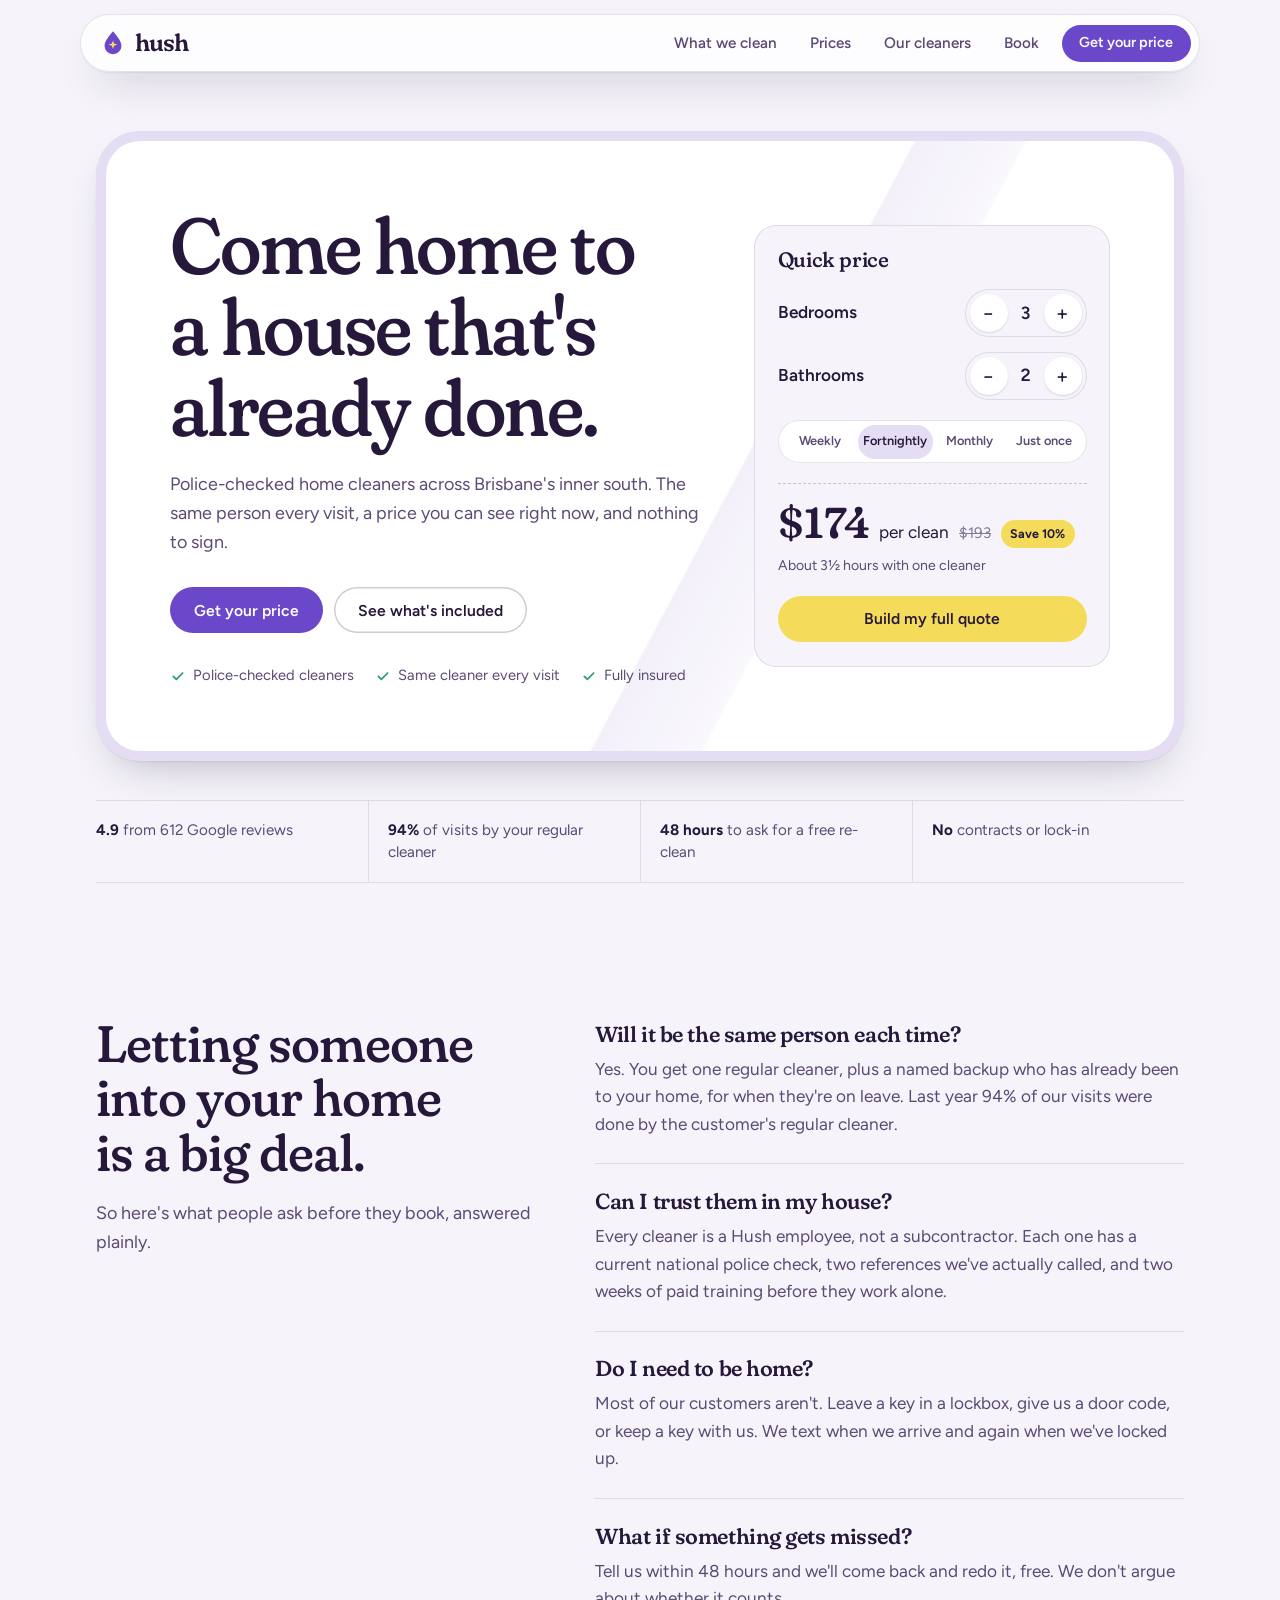
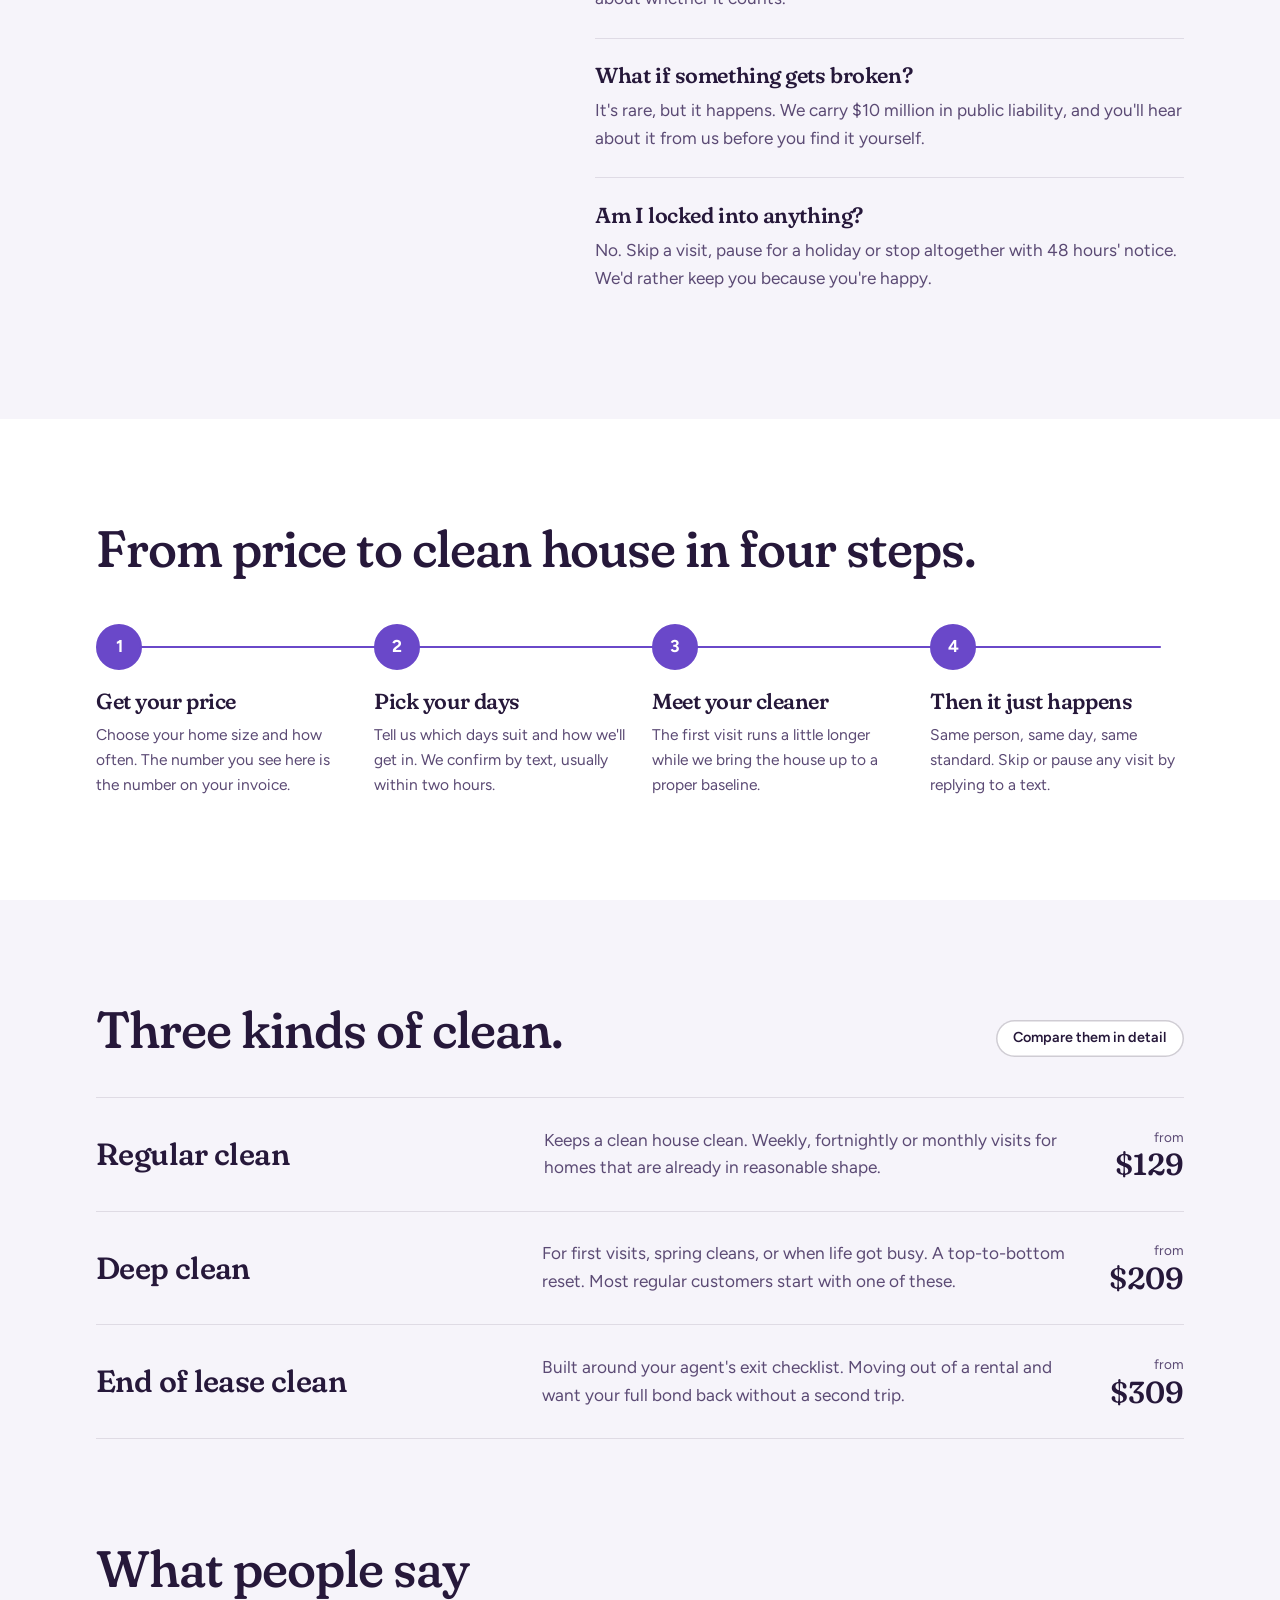
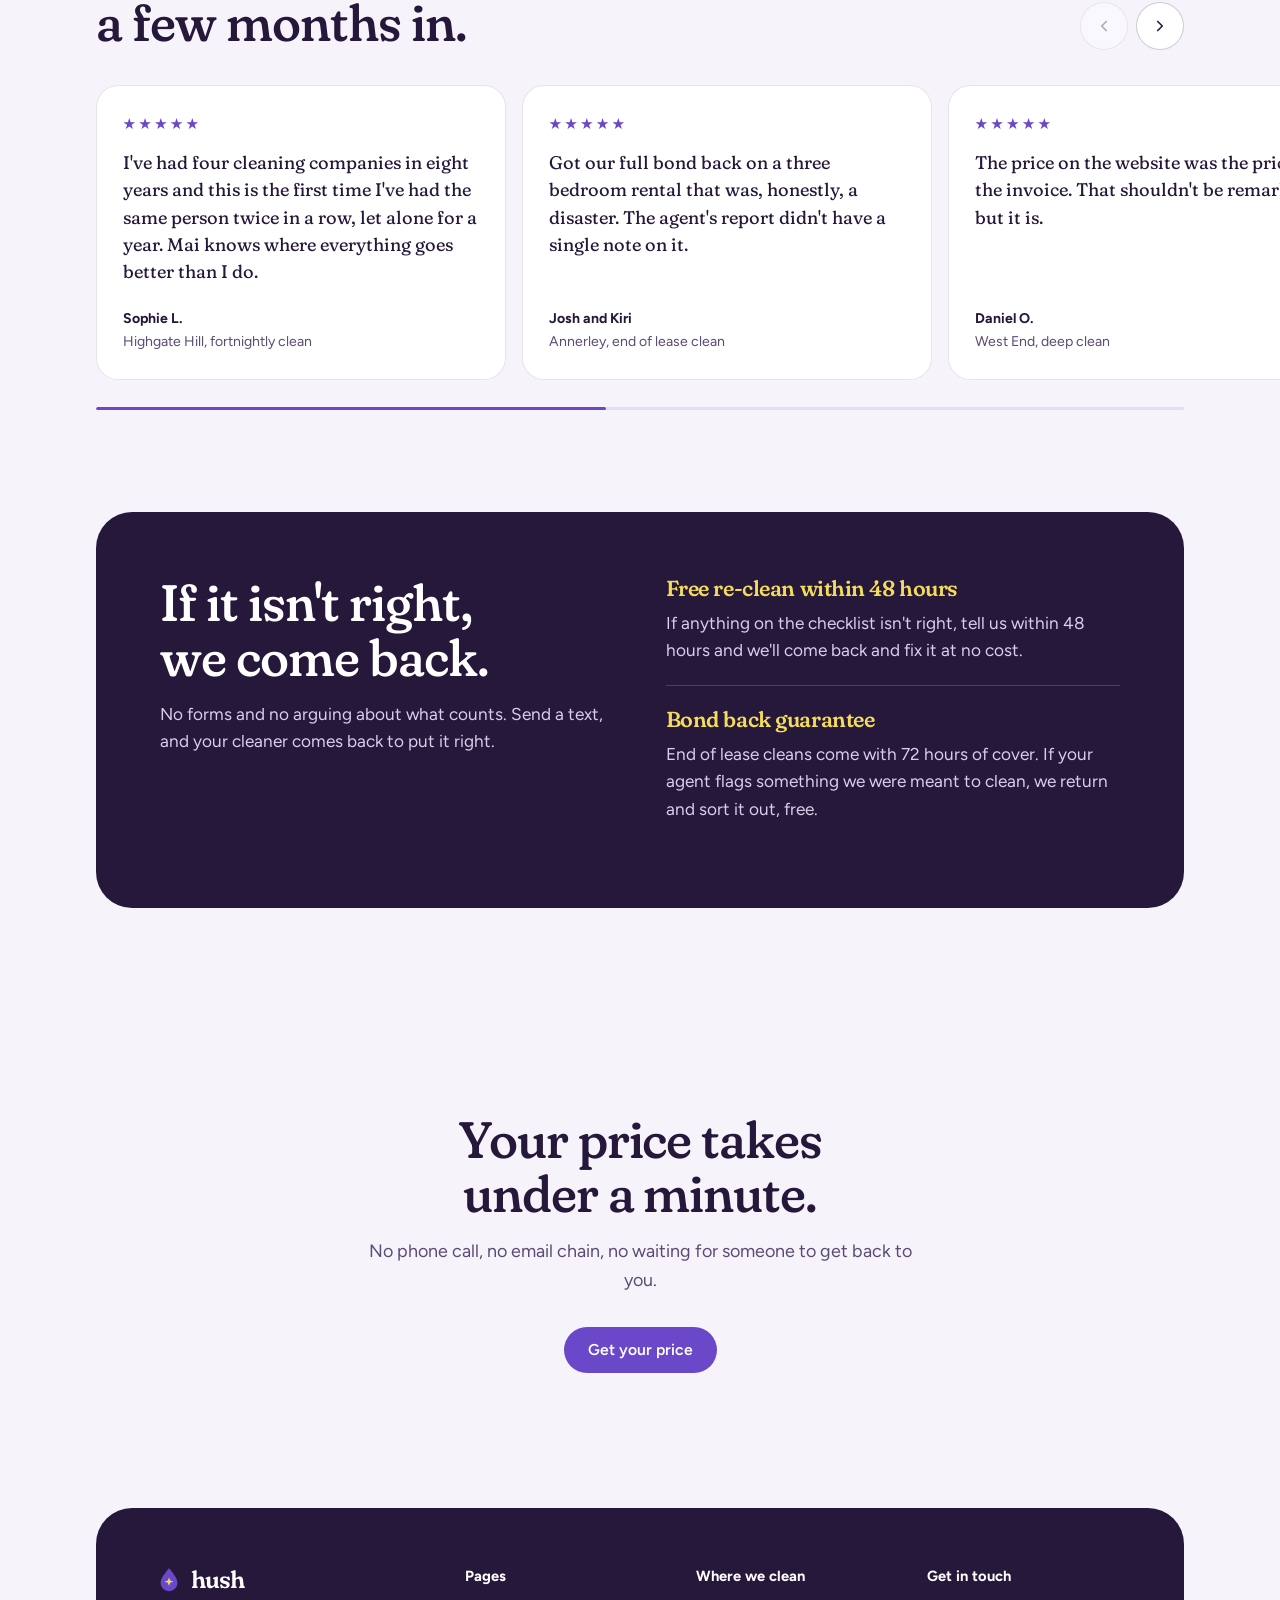
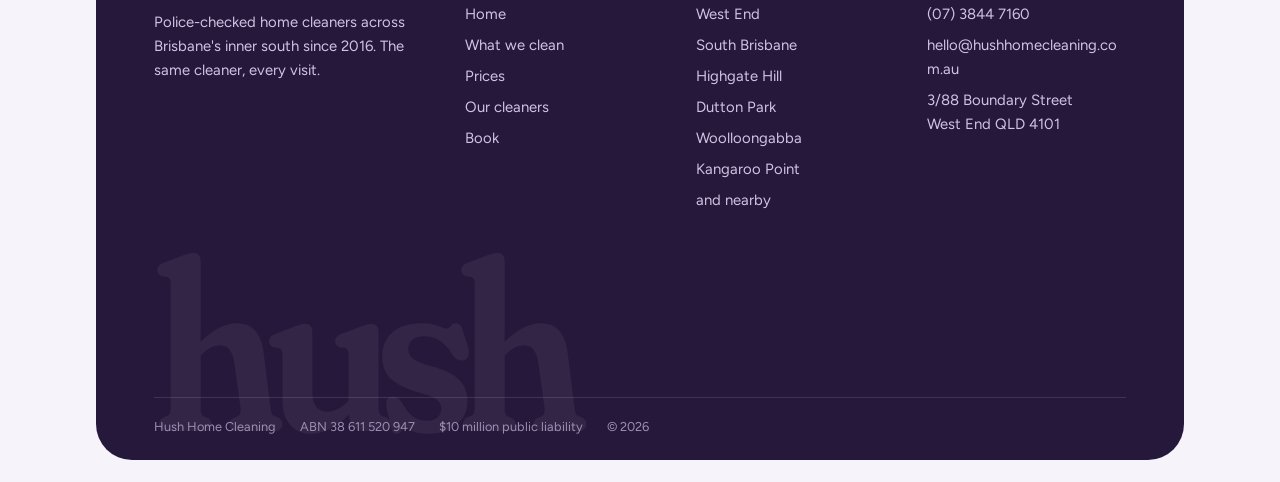
<file: demos/hush/index.html>
<!DOCTYPE html>
<html lang="en-AU">
<head>
<meta charset="UTF-8">
<meta name="viewport" content="width=device-width, initial-scale=1">
<title>Hush Home Cleaning — Home cleaners in West End, Brisbane</title>
<meta name="description" content="Police-checked home cleaners across Brisbane's inner south. The same cleaner every visit, instant online prices and no contracts.">
<link rel="icon" href="data:image/svg+xml,%3Csvg xmlns='http://www.w3.org/2000/svg' viewBox='0 0 32 32'%3E%3Cpath fill='%236A48C9' d='M16 3.5c5 6 9 10.9 9 15.6a9 9 0 0 1-18 0C7 14.4 11 9.5 16 3.5z'/%3E%3Cpath fill='%23F4DC5A' d='M16 13.2l1.2 3.4 3.4 1.2-3.4 1.2L16 22.4l-1.2-3.4-3.4-1.2 3.4-1.2z'/%3E%3C/svg%3E">
<link rel="preconnect" href="https://fonts.googleapis.com">
<link rel="preconnect" href="https://fonts.gstatic.com" crossorigin>
<link href="https://fonts.googleapis.com/css2?family=Figtree:ital,wght@0,300..800;1,300..800&family=Fraunces:ital,opsz,wght,SOFT@0,9..144,300..700,0..100;1,9..144,300..700,0..100&display=swap" rel="stylesheet">
<link rel="stylesheet" href="styles.css">
<script>document.documentElement.classList.add('js')</script>
</head>
<body data-page="home">
<a class="skip" href="#main">Skip to content</a>
<header class="nav">
  <a class="brand" href="index.html" aria-label="Hush Home Cleaning, home"><svg class="mark" viewBox="0 0 32 32" aria-hidden="true"><path class="drop" d="M16 3.5c5 6 9 10.9 9 15.6a9 9 0 0 1-18 0C7 14.4 11 9.5 16 3.5z"/><path class="spk" d="M16 13.2l1.2 3.4 3.4 1.2-3.4 1.2L16 22.4l-1.2-3.4-3.4-1.2 3.4-1.2z"/></svg><span data-bind="business.shortName">hush</span></a>
  <nav class="links" aria-label="Main">
    <a href="services.html">What we clean</a>
    <a href="pricing.html">Prices</a>
    <a href="about.html">Our cleaners</a>
    <a href="book.html">Book</a>
  </nav>
  <a class="btn sm navcta" href="pricing.html">Get your price</a>
  <button class="burger" type="button" aria-label="Open menu" aria-expanded="false"><span></span></button>
</header>

<main id="main">
<section class="hero">
  <div class="wrap">
    <div class="pane">
      <div class="glass" id="glass">
        <div class="pane-grid">
          <div>
            <h1 id="heroHeadline">Come home to a house that's already done.</h1>
            <p class="lede" id="heroLede">Police-checked home cleaners across Brisbane's inner south. The same person every visit, a price you can see right now, and nothing to sign.</p>
            <div class="actions">
              <a class="btn" href="pricing.html">Get your price</a>
              <a class="btn soft" href="services.html">See what's included</a>
            </div>
            <ul class="trust">
              <li><svg class="tick" viewBox="0 0 24 24" aria-hidden="true"><path d="m5 12.5 4.5 4.5L19 7.5"/></svg>Police-checked cleaners</li>
              <li><svg class="tick" viewBox="0 0 24 24" aria-hidden="true"><path d="m5 12.5 4.5 4.5L19 7.5"/></svg>Same cleaner every visit</li>
              <li><svg class="tick" viewBox="0 0 24 24" aria-hidden="true"><path d="m5 12.5 4.5 4.5L19 7.5"/></svg>Fully insured</li>
            </ul>
          </div>
          <div class="miniq">
            <h2>Quick price</h2>
            <div class="mq-row"><span>Bedrooms</span><div class="stepper" id="mqBed"></div></div>
            <div class="mq-row"><span>Bathrooms</span><div class="stepper" id="mqBath"></div></div>
            <div class="seg" id="mqFreq" role="group" aria-label="How often"></div>
            <div class="mq-total" aria-live="polite"><b id="mqTotal">$0</b><span>per clean</span><s id="mqWas"></s><span class="save" id="mqSave"></span></div>
            <p class="mq-hours" id="mqHours"></p>
            <a class="btn lemon full" id="mqLink" href="pricing.html">Build my full quote</a>
          </div>
        </div>
        <div class="fog" aria-hidden="true"></div>
        <div class="blade" aria-hidden="true"><i></i></div>
        <div class="glint" aria-hidden="true"></div>
        <svg class="spark" viewBox="0 0 24 24" style="left:46%;top:14%;animation-delay:2.35s" aria-hidden="true"><path d="M12 1.5l2.4 7.1 7.1 2.4-7.1 2.4L12 20.5l-2.4-7.1L2.5 11l7.1-2.4z"/></svg>
        <svg class="spark" viewBox="0 0 24 24" style="left:6%;top:78%;animation-delay:2.55s" aria-hidden="true"><path d="M12 1.5l2.4 7.1 7.1 2.4-7.1 2.4L12 20.5l-2.4-7.1L2.5 11l7.1-2.4z"/></svg>
        <svg class="spark" viewBox="0 0 24 24" style="left:93%;top:8%;animation-delay:2.75s" aria-hidden="true"><path d="M12 1.5l2.4 7.1 7.1 2.4-7.1 2.4L12 20.5l-2.4-7.1L2.5 11l7.1-2.4z"/></svg>
      </div>
    </div>
    <div class="facts" id="facts"></div>
  </div>
</section>

<section class="sec">
  <div class="wrap split">
    <div class="stick">
      <h2>Letting someone into your home is a big deal.</h2>
      <p class="lede">So here's what people ask before they book, answered plainly.</p>
    </div>
    <div id="worries"></div>
  </div>
</section>

<section class="sec tint">
  <div class="wrap">
    <h2>From price to clean house in four steps.</h2>
    <ol class="steps" id="steps"></ol>
  </div>
</section>

<section class="sec">
  <div class="wrap">
    <div class="headrow">
      <h2>Three kinds of clean.</h2>
      <a class="btn soft sm" href="services.html">Compare them in detail</a>
    </div>
    <div class="svc-rows" id="svcRows"></div>
  </div>
</section>

<section class="sec flush-top">
  <div class="wrap revs-head">
    <h2>What people say a few months in.</h2>
    <div class="rev-ctl">
      <button type="button" id="revPrev" aria-label="Previous reviews"><svg viewBox="0 0 24 24"><path d="M15 18l-6-6 6-6"/></svg></button>
      <button type="button" id="revNext" aria-label="More reviews"><svg viewBox="0 0 24 24"><path d="M9 6l6 6-6 6"/></svg></button>
    </div>
  </div>
  <div class="rev-track" id="revTrack" tabindex="0" aria-label="Customer reviews"></div>
  <div class="wrap"><div class="rev-bar"><i id="revBar"></i></div></div>
</section>

<section class="sec flush-top">
  <div class="wrap">
    <div class="band">
      <div>
        <h2>If it isn't right, we come back.</h2>
        <p>No forms and no arguing about what counts. Send a text, and your cleaner comes back to put it right.</p>
      </div>
      <div id="guarantees"></div>
    </div>
  </div>
</section>

<section class="sec cta">
  <div class="wrap">
    <h2>Your price takes under a minute.</h2>
    <p class="lede">No phone call, no email chain, no waiting for someone to get back to you.</p>
    <a class="btn" href="pricing.html">Get your price</a>
  </div>
</section>
</main>

<footer class="foot" id="foot"></footer>
<script src="site.js"></script>
</body>
</html>
</file>
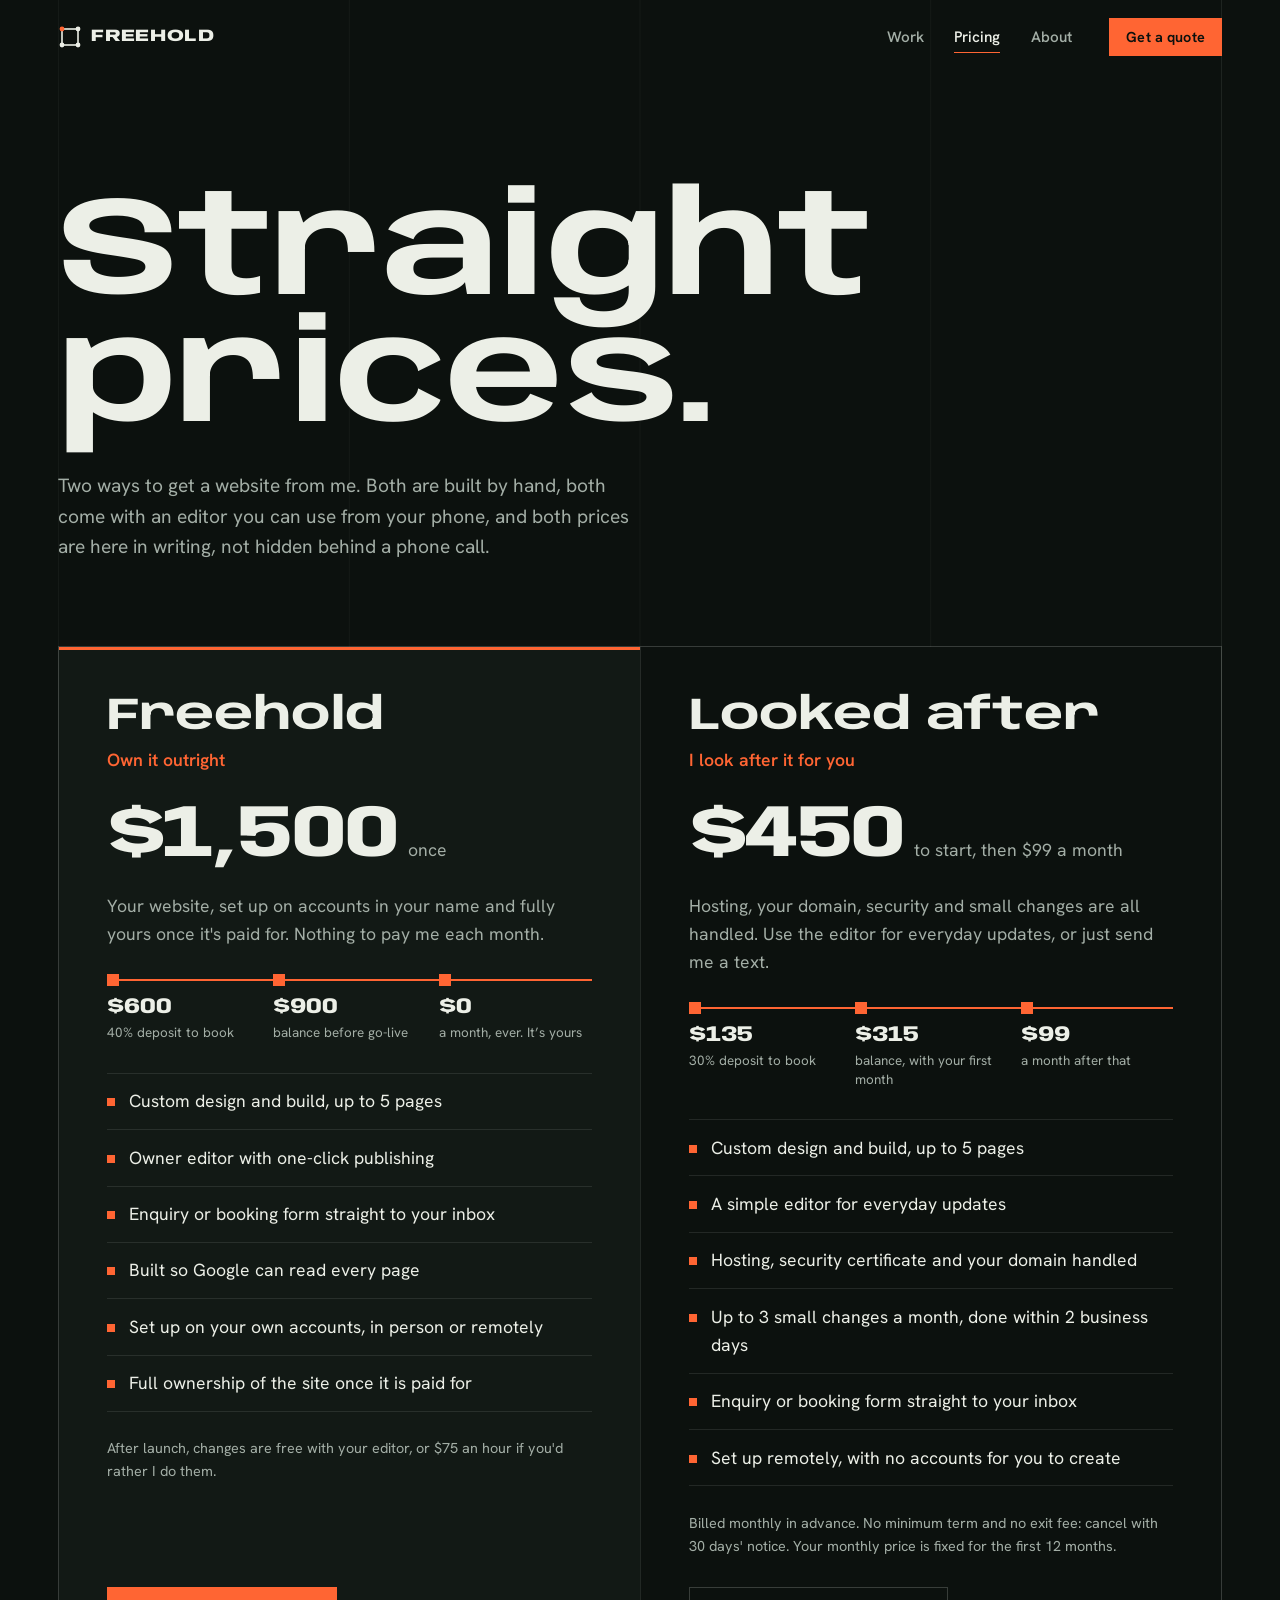
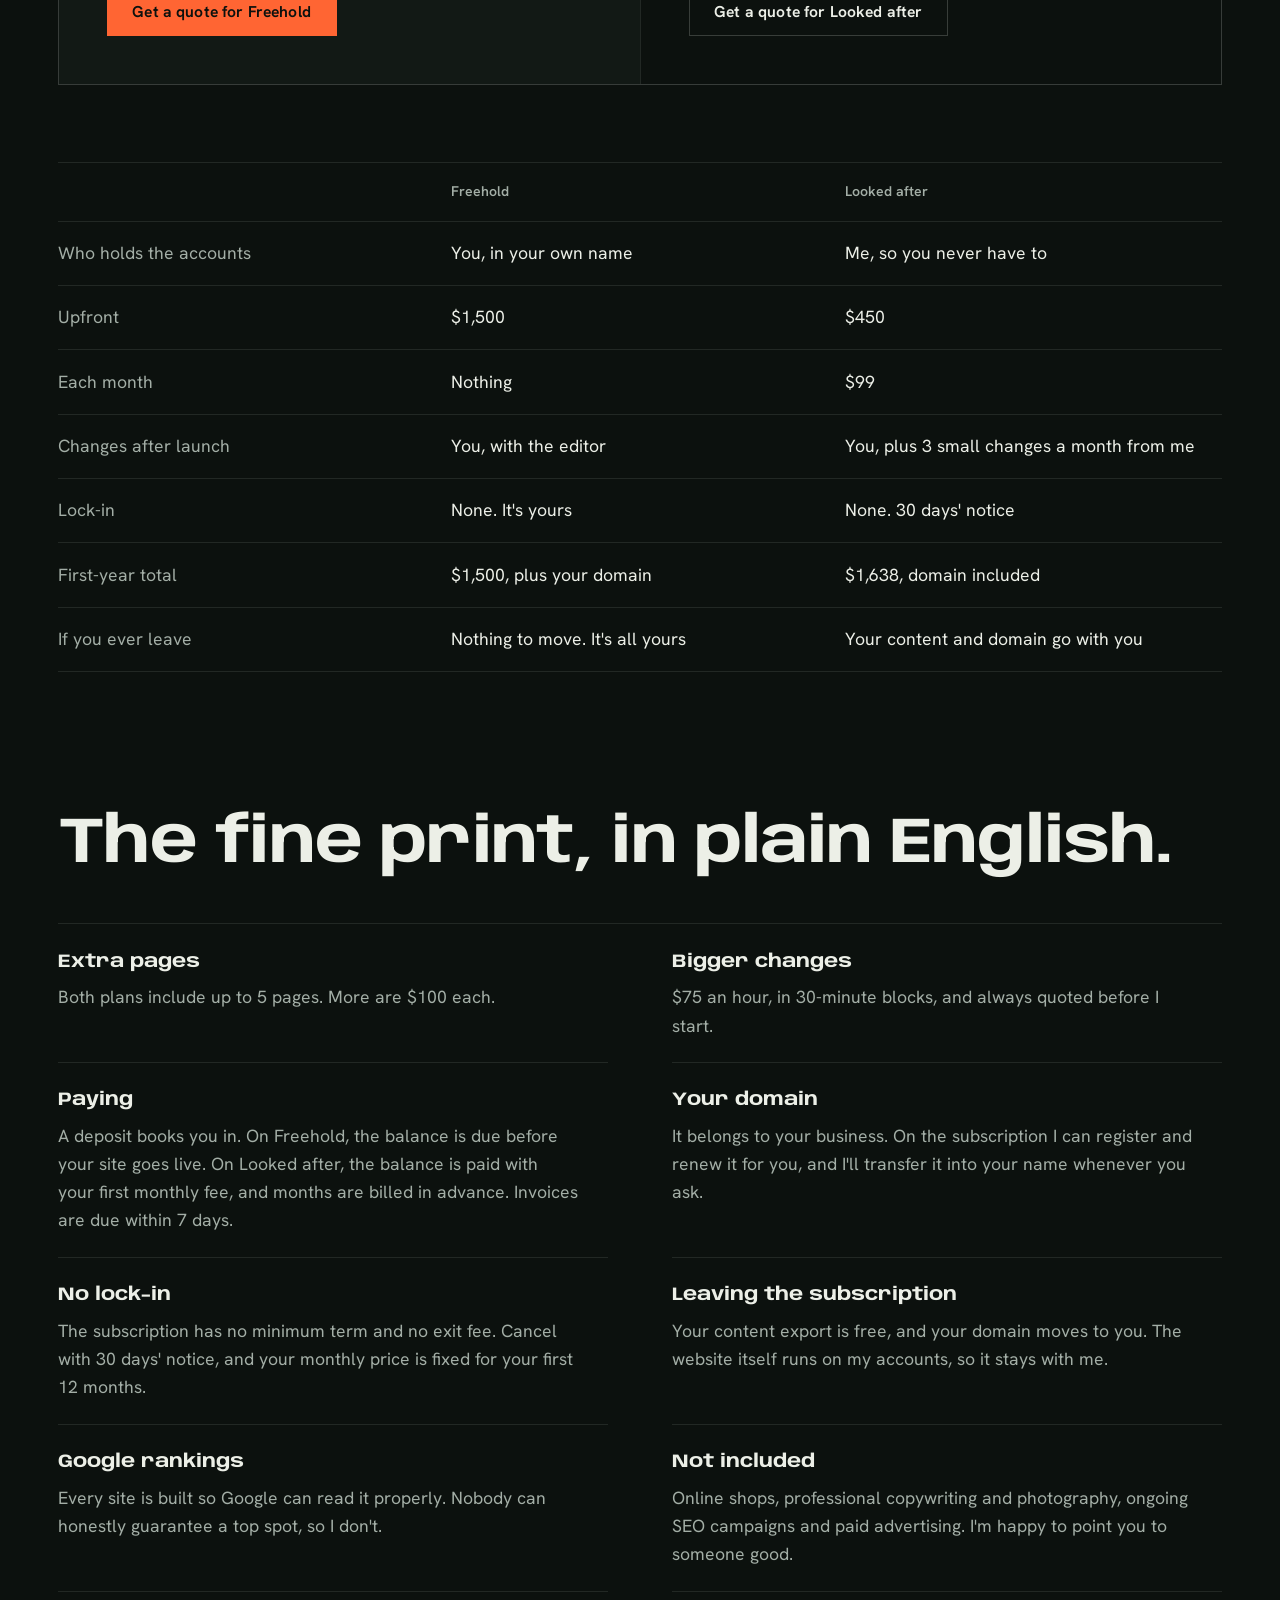
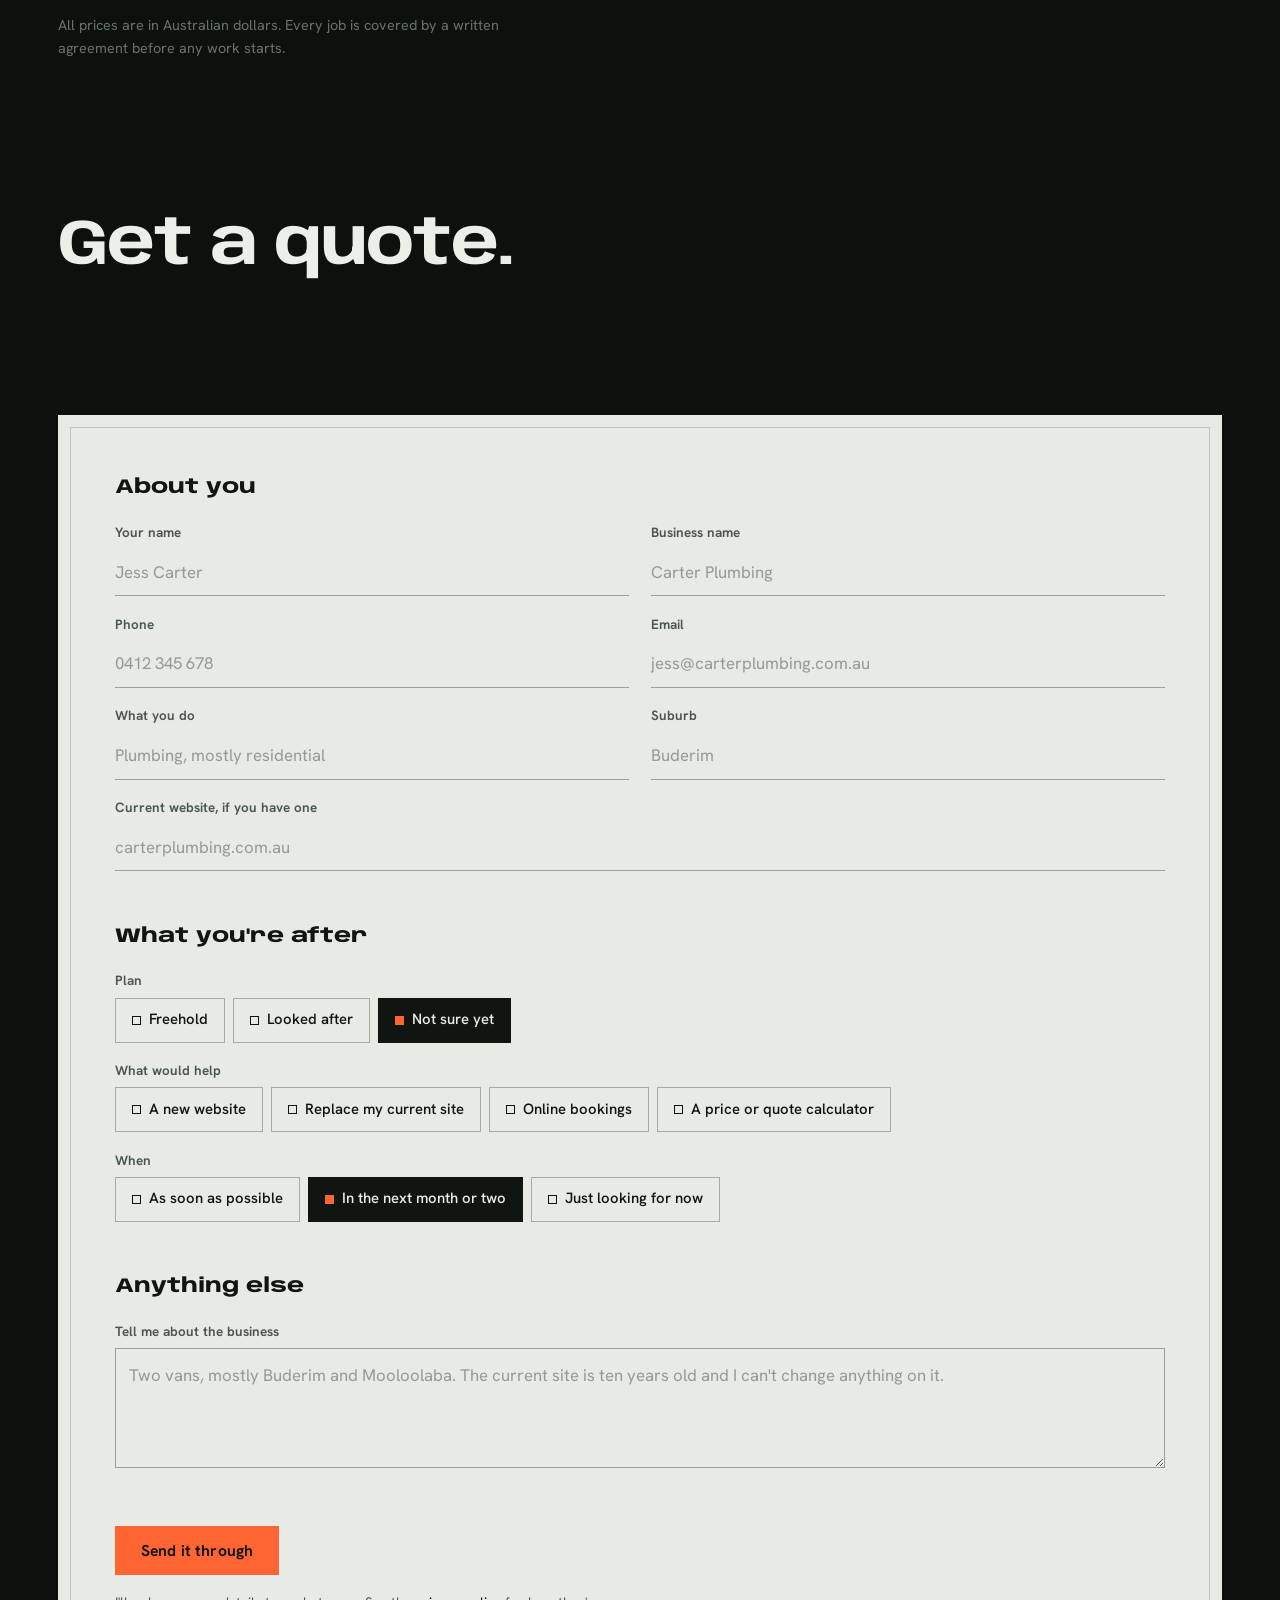
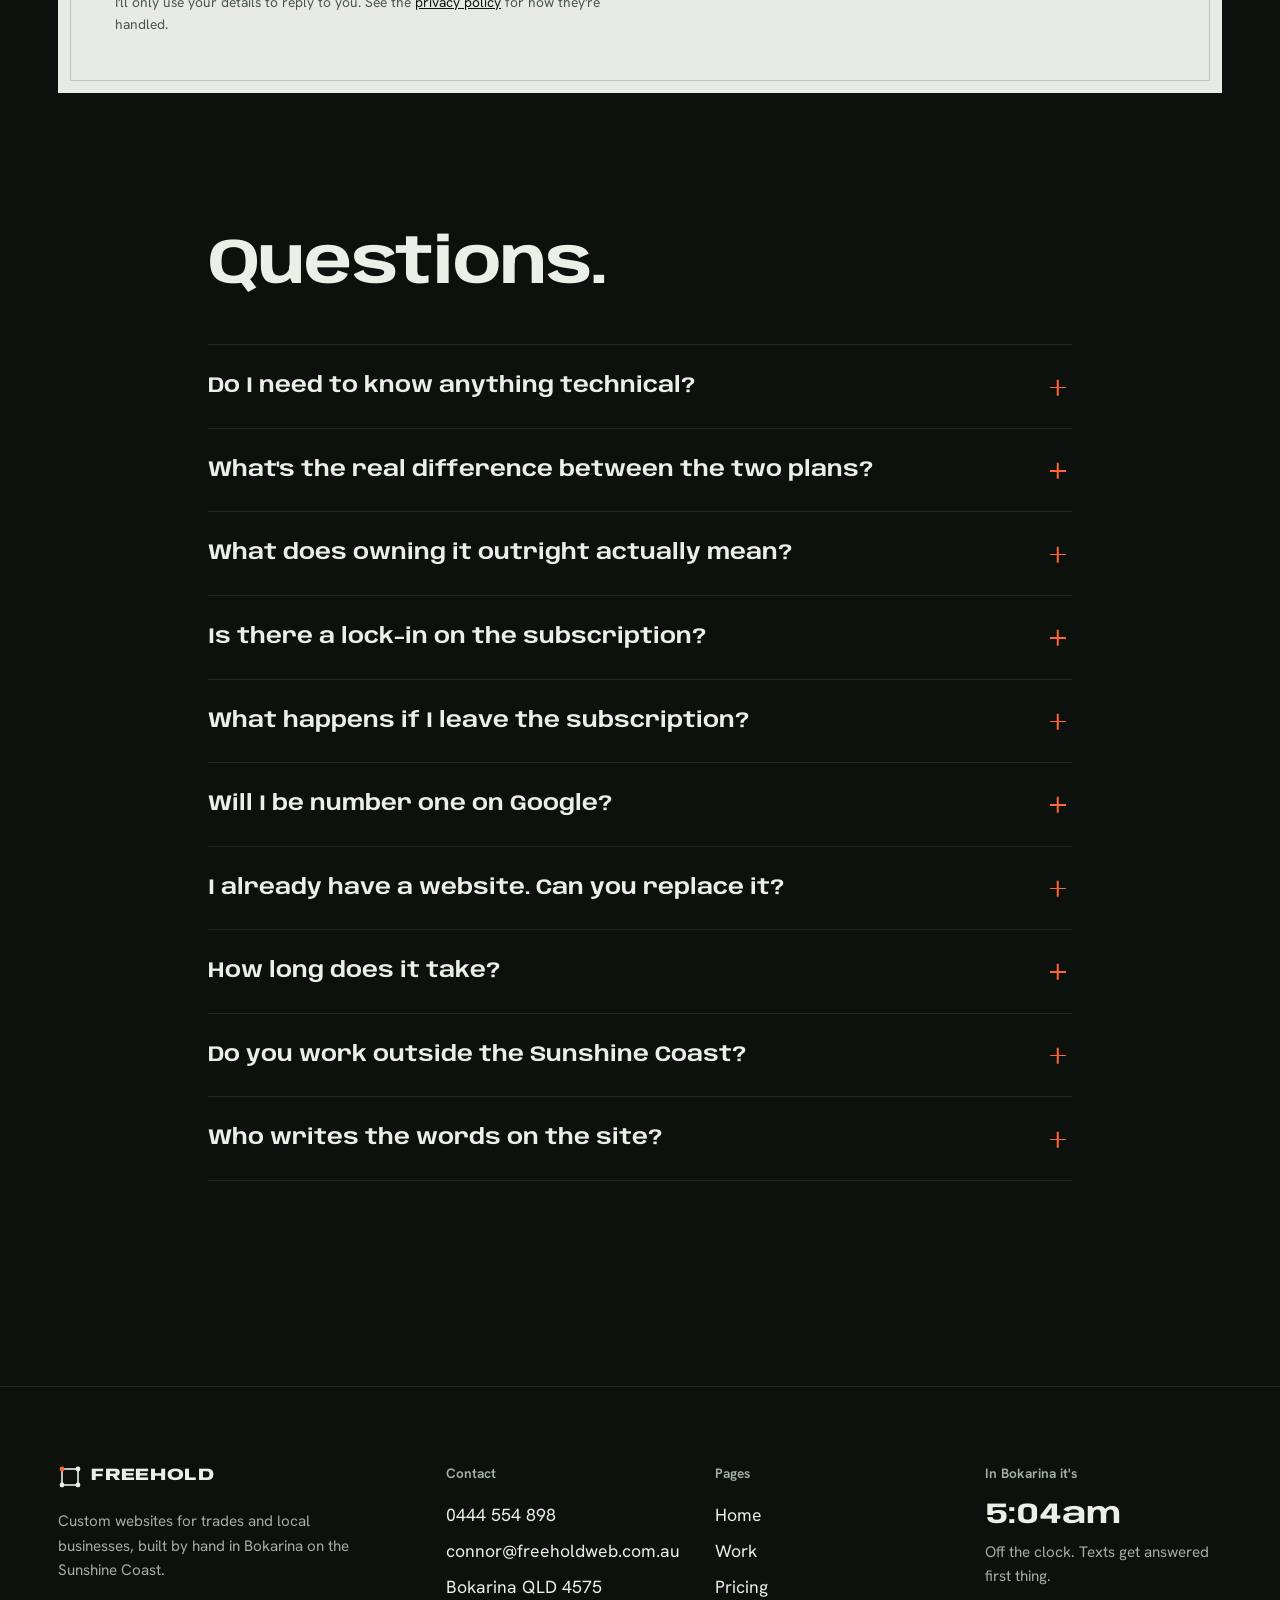
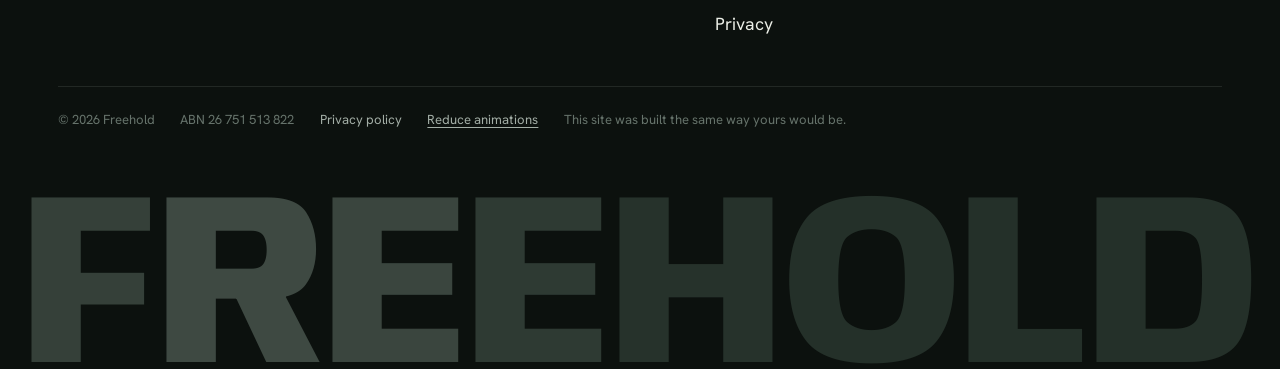
<file: pricing.html>
<!DOCTYPE html>
<html lang="en-AU">
<head>
<meta charset="UTF-8">
<meta name="viewport" content="width=device-width, initial-scale=1">
<title>Pricing — Freehold</title>
<meta name="description" content="Straight prices for a custom website: own it outright for $1,500, or have it looked after for $450 to start and $99 a month.">
<meta name="theme-color" content="#0C110E">
<meta property="og:type" content="website">
<meta property="og:site_name" content="Freehold">
<meta property="og:title" content="Pricing — Freehold">
<meta property="og:description" content="Straight prices for a custom website: own it outright for $1,500, or have it looked after for $450 to start and $99 a month.">
<meta property="og:image" content="https://freeholdweb.com.au/assets/og.jpg">
<meta name="twitter:card" content="summary_large_image">
<link rel="icon" href="data:image/svg+xml,%3Csvg xmlns='http://www.w3.org/2000/svg' viewBox='0 0 32 32'%3E%3Crect width='32' height='32' fill='%230C110E'/%3E%3Crect x='8' y='8' width='16' height='16' fill='none' stroke='%23ECEFE7' stroke-width='2'/%3E%3Ccircle cx='8' cy='8' r='3.2' fill='%23FF6533'/%3E%3Ccircle cx='24' cy='8' r='3.2' fill='%23ECEFE7'/%3E%3Ccircle cx='24' cy='24' r='3.2' fill='%23ECEFE7'/%3E%3Ccircle cx='8' cy='24' r='3.2' fill='%23ECEFE7'/%3E%3C/svg%3E">
<link rel="apple-touch-icon" href="/assets/apple-touch-icon.png">
<link rel="preload" href="assets/fonts/anybody.woff2" as="font" type="font/woff2" crossorigin>
<link rel="preload" href="assets/fonts/hanken.woff2" as="font" type="font/woff2" crossorigin>
<link rel="stylesheet" href="styles.css">
<link rel="expect" href="#vtm-p" blocking="render">
<script>(function(){var d=document.documentElement;d.classList.add('js');try{var pref=matchMedia('(prefers-reduced-motion: reduce)').matches,s=localStorage.getItem('fh-motion');if(pref)d.classList.add('prefers-calm');if(s==='calm'||(pref&&s!=='full'))d.classList.add('calm');else if(!sessionStorage.getItem('fh-intro')){d.classList.add('intro');sessionStorage.setItem('fh-intro','1');}}catch(e){}d.style.setProperty('--ar',(innerHeight/Math.max(1,innerWidth)).toFixed(3));addEventListener('pagereveal',function(e){if(!e.viewTransition)return;if(d.classList.contains('calm')){e.viewTransition.skipTransition();return;}try{var o=JSON.parse(sessionStorage.getItem('fh-from')||'null');sessionStorage.removeItem('fh-from');if(o){d.style.setProperty('--ox',o[0]);d.style.setProperty('--oy',o[1]);}}catch(x){}d.classList.add('vt-in');var f=function(){d.classList.remove('vt-in')};e.viewTransition.finished.then(f,f);});})();</script>
</head>
<body data-page="pricing">
<svg class="vt-svg" width="0" height="0" aria-hidden="true" focusable="false"><defs><mask id="vtm-l" class="vtm" maskUnits="objectBoundingBox" maskContentUnits="objectBoundingBox" x="0" y="0" width="1" height="1"><polygon points="0.0000,0.0000 0.1195,0.0000 0.0821,0.1416 0.0000,0.1686" style="--cx:0.050;--cy:0.078;--r:-5.4deg"/><polygon points="0.0000,0.1686 0.0821,0.1416 0.1336,0.3711 0.0000,0.4053" style="--cx:0.054;--cy:0.272;--r:-1.7deg"/><polygon points="0.0000,0.4053 0.1336,0.3711 0.0934,0.6595 0.0000,0.5844" style="--cx:0.057;--cy:0.505;--r:2.0deg"/><polygon points="0.0000,0.5844 0.0934,0.6595 0.1091,0.8404 0.0000,0.8125" style="--cx:0.051;--cy:0.724;--r:-6.2deg"/><polygon points="0.0000,0.8125 0.1091,0.8404 0.1095,1.0000 0.0000,1.0000" style="--cx:0.055;--cy:0.913;--r:-8.2deg"/><polygon points="0.1195,0.0000 0.2315,0.0000 0.1989,0.2162 0.0821,0.1416" style="--cx:0.158;--cy:0.089;--r:6.6deg"/><polygon points="0.0821,0.1416 0.1989,0.2162 0.2468,0.4028 0.1336,0.3711" style="--cx:0.165;--cy:0.283;--r:-3.4deg"/><polygon points="0.1336,0.3711 0.2468,0.4028 0.2383,0.6206 0.0934,0.6595" style="--cx:0.178;--cy:0.513;--r:8.3deg"/><polygon points="0.0934,0.6595 0.2383,0.6206 0.1932,0.8310 0.1091,0.8404" style="--cx:0.158;--cy:0.738;--r:7.1deg"/><polygon points="0.1091,0.8404 0.1932,0.8310 0.2283,1.0000 0.1095,1.0000" style="--cx:0.160;--cy:0.918;--r:-2.2deg"/><polygon points="0.2315,0.0000 0.3201,0.0000 0.3021,0.2439 0.1989,0.2162" style="--cx:0.263;--cy:0.115;--r:-0.7deg"/><polygon points="0.1989,0.2162 0.3021,0.2439 0.3315,0.4263 0.2468,0.4028" style="--cx:0.270;--cy:0.322;--r:0.4deg"/><polygon points="0.2468,0.4028 0.3315,0.4263 0.3586,0.6257 0.2383,0.6206" style="--cx:0.294;--cy:0.519;--r:2.6deg"/><polygon points="0.2383,0.6206 0.3586,0.6257 0.3614,0.7874 0.1932,0.8310" style="--cx:0.288;--cy:0.716;--r:1.7deg"/><polygon points="0.1932,0.8310 0.3614,0.7874 0.3534,1.0000 0.2283,1.0000" style="--cx:0.284;--cy:0.905;--r:1.1deg"/><polygon points="0.3201,0.0000 0.4408,0.0000 0.4735,0.2455 0.3021,0.2439" style="--cx:0.384;--cy:0.122;--r:2.2deg"/><polygon points="0.3021,0.2439 0.4735,0.2455 0.4176,0.3563 0.3315,0.4263" style="--cx:0.381;--cy:0.318;--r:7.9deg"/><polygon points="0.3315,0.4263 0.4176,0.3563 0.4256,0.6559 0.3586,0.6257" style="--cx:0.383;--cy:0.516;--r:0.1deg"/><polygon points="0.3586,0.6257 0.4256,0.6559 0.4402,0.8152 0.3614,0.7874" style="--cx:0.396;--cy:0.721;--r:-1.2deg"/><polygon points="0.3614,0.7874 0.4402,0.8152 0.4312,1.0000 0.3534,1.0000" style="--cx:0.397;--cy:0.901;--r:4.0deg"/><polygon points="0.4408,0.0000 0.5560,0.0000 0.5479,0.1821 0.4735,0.2455" style="--cx:0.505;--cy:0.107;--r:-4.7deg"/><polygon points="0.4735,0.2455 0.5479,0.1821 0.5612,0.4101 0.4176,0.3563" style="--cx:0.500;--cy:0.298;--r:-3.6deg"/><polygon points="0.4176,0.3563 0.5612,0.4101 0.5825,0.6218 0.4256,0.6559" style="--cx:0.497;--cy:0.511;--r:8.6deg"/><polygon points="0.4256,0.6559 0.5825,0.6218 0.5842,0.8428 0.4402,0.8152" style="--cx:0.508;--cy:0.734;--r:0.4deg"/><polygon points="0.4402,0.8152 0.5842,0.8428 0.5883,1.0000 0.4312,1.0000" style="--cx:0.511;--cy:0.914;--r:0.9deg"/><polygon points="0.5560,0.0000 0.6781,0.0000 0.6442,0.2433 0.5479,0.1821" style="--cx:0.607;--cy:0.106;--r:-8.8deg"/><polygon points="0.5479,0.1821 0.6442,0.2433 0.6976,0.4486 0.5612,0.4101" style="--cx:0.613;--cy:0.321;--r:-1.5deg"/><polygon points="0.5612,0.4101 0.6976,0.4486 0.6713,0.6257 0.5825,0.6218" style="--cx:0.628;--cy:0.527;--r:1.4deg"/><polygon points="0.5825,0.6218 0.6713,0.6257 0.6474,0.8398 0.5842,0.8428" style="--cx:0.621;--cy:0.733;--r:-8.6deg"/><polygon points="0.5842,0.8428 0.6474,0.8398 0.6716,1.0000 0.5883,1.0000" style="--cx:0.623;--cy:0.921;--r:2.1deg"/><polygon points="0.6781,0.0000 0.7634,0.0000 0.7487,0.2425 0.6442,0.2433" style="--cx:0.709;--cy:0.121;--r:2.4deg"/><polygon points="0.6442,0.2433 0.7487,0.2425 0.8104,0.3506 0.6976,0.4486" style="--cx:0.725;--cy:0.321;--r:-7.9deg"/><polygon points="0.6976,0.4486 0.8104,0.3506 0.7978,0.5893 0.6713,0.6257" style="--cx:0.744;--cy:0.504;--r:2.3deg"/><polygon points="0.6713,0.6257 0.7978,0.5893 0.7545,0.7753 0.6474,0.8398" style="--cx:0.718;--cy:0.707;--r:-0.6deg"/><polygon points="0.6474,0.8398 0.7545,0.7753 0.7957,1.0000 0.6716,1.0000" style="--cx:0.717;--cy:0.904;--r:3.2deg"/><polygon points="0.7634,0.0000 0.9137,0.0000 0.8585,0.2137 0.7487,0.2425" style="--cx:0.821;--cy:0.114;--r:-2.7deg"/><polygon points="0.7487,0.2425 0.8585,0.2137 0.8586,0.4262 0.8104,0.3506" style="--cx:0.819;--cy:0.308;--r:3.7deg"/><polygon points="0.8104,0.3506 0.8586,0.4262 0.8776,0.6457 0.7978,0.5893" style="--cx:0.836;--cy:0.503;--r:4.3deg"/><polygon points="0.7978,0.5893 0.8776,0.6457 0.9209,0.8007 0.7545,0.7753" style="--cx:0.838;--cy:0.703;--r:-8.6deg"/><polygon points="0.7545,0.7753 0.9209,0.8007 0.9221,1.0000 0.7957,1.0000" style="--cx:0.848;--cy:0.894;--r:-7.9deg"/><polygon points="0.9137,0.0000 1.0000,0.0000 1.0000,0.1772 0.8585,0.2137" style="--cx:0.943;--cy:0.098;--r:3.2deg"/><polygon points="0.8585,0.2137 1.0000,0.1772 1.0000,0.3492 0.8586,0.4262" style="--cx:0.929;--cy:0.292;--r:8.3deg"/><polygon points="0.8586,0.4262 1.0000,0.3492 1.0000,0.6120 0.8776,0.6457" style="--cx:0.934;--cy:0.508;--r:-4.5deg"/><polygon points="0.8776,0.6457 1.0000,0.6120 1.0000,0.7438 0.9209,0.8007" style="--cx:0.950;--cy:0.701;--r:-0.8deg"/><polygon points="0.9209,0.8007 1.0000,0.7438 1.0000,1.0000 0.9221,1.0000" style="--cx:0.961;--cy:0.886;--r:1.7deg"/></mask><mask id="vtm-p" class="vtm" maskUnits="objectBoundingBox" maskContentUnits="objectBoundingBox" x="0" y="0" width="1" height="1"><polygon points="0.0000,0.0000 0.2448,0.0000 0.3165,0.1362 0.0000,0.1342" style="--cx:0.140;--cy:0.068;--r:-8.7deg"/><polygon points="0.0000,0.1342 0.3165,0.1362 0.3101,0.2210 0.0000,0.2681" style="--cx:0.157;--cy:0.190;--r:5.2deg"/><polygon points="0.0000,0.2681 0.3101,0.2210 0.2454,0.3560 0.0000,0.3971" style="--cx:0.139;--cy:0.311;--r:-2.4deg"/><polygon points="0.0000,0.3971 0.2454,0.3560 0.2566,0.5055 0.0000,0.5332" style="--cx:0.125;--cy:0.448;--r:1.4deg"/><polygon points="0.0000,0.5332 0.2566,0.5055 0.1770,0.6038 0.0000,0.6430" style="--cx:0.108;--cy:0.571;--r:-8.8deg"/><polygon points="0.0000,0.6430 0.1770,0.6038 0.2169,0.7812 0.0000,0.7817" style="--cx:0.098;--cy:0.702;--r:-8.2deg"/><polygon points="0.0000,0.7817 0.2169,0.7812 0.2899,0.8495 0.0000,0.8397" style="--cx:0.127;--cy:0.813;--r:-5.7deg"/><polygon points="0.0000,0.8397 0.2899,0.8495 0.2946,1.0000 0.0000,1.0000" style="--cx:0.146;--cy:0.922;--r:8.2deg"/><polygon points="0.2448,0.0000 0.4458,0.0000 0.5176,0.0970 0.3165,0.1362" style="--cx:0.381;--cy:0.058;--r:-5.5deg"/><polygon points="0.3165,0.1362 0.5176,0.0970 0.4253,0.2779 0.3101,0.2210" style="--cx:0.392;--cy:0.183;--r:4.6deg"/><polygon points="0.3101,0.2210 0.4253,0.2779 0.4564,0.3537 0.2454,0.3560" style="--cx:0.359;--cy:0.302;--r:7.7deg"/><polygon points="0.2454,0.3560 0.4564,0.3537 0.5724,0.5279 0.2566,0.5055" style="--cx:0.383;--cy:0.436;--r:8.0deg"/><polygon points="0.2566,0.5055 0.5724,0.5279 0.4684,0.6596 0.1770,0.6038" style="--cx:0.369;--cy:0.574;--r:-2.8deg"/><polygon points="0.1770,0.6038 0.4684,0.6596 0.5059,0.7633 0.2169,0.7812" style="--cx:0.342;--cy:0.702;--r:-2.6deg"/><polygon points="0.2169,0.7812 0.5059,0.7633 0.4557,0.9081 0.2899,0.8495" style="--cx:0.367;--cy:0.826;--r:0.4deg"/><polygon points="0.2899,0.8495 0.4557,0.9081 0.5286,1.0000 0.2946,1.0000" style="--cx:0.392;--cy:0.939;--r:5.0deg"/><polygon points="0.4458,0.0000 0.8200,0.0000 0.8091,0.1099 0.5176,0.0970" style="--cx:0.648;--cy:0.052;--r:-7.1deg"/><polygon points="0.5176,0.0970 0.8091,0.1099 0.7292,0.2249 0.4253,0.2779" style="--cx:0.620;--cy:0.177;--r:4.5deg"/><polygon points="0.4253,0.2779 0.7292,0.2249 0.6969,0.3424 0.4564,0.3537" style="--cx:0.577;--cy:0.300;--r:5.4deg"/><polygon points="0.4564,0.3537 0.6969,0.3424 0.7202,0.5077 0.5724,0.5279" style="--cx:0.611;--cy:0.433;--r:6.5deg"/><polygon points="0.5724,0.5279 0.7202,0.5077 0.6755,0.6383 0.4684,0.6596" style="--cx:0.609;--cy:0.583;--r:-8.3deg"/><polygon points="0.4684,0.6596 0.6755,0.6383 0.7257,0.7357 0.5059,0.7633" style="--cx:0.594;--cy:0.699;--r:8.0deg"/><polygon points="0.5059,0.7633 0.7257,0.7357 0.7978,0.8736 0.4557,0.9081" style="--cx:0.621;--cy:0.820;--r:-7.4deg"/><polygon points="0.4557,0.9081 0.7978,0.8736 0.7224,1.0000 0.5286,1.0000" style="--cx:0.626;--cy:0.945;--r:-2.9deg"/><polygon points="0.8200,0.0000 1.0000,0.0000 1.0000,0.1236 0.8091,0.1099" style="--cx:0.907;--cy:0.058;--r:2.0deg"/><polygon points="0.8091,0.1099 1.0000,0.1236 1.0000,0.2654 0.7292,0.2249" style="--cx:0.885;--cy:0.181;--r:7.5deg"/><polygon points="0.7292,0.2249 1.0000,0.2654 1.0000,0.3418 0.6969,0.3424" style="--cx:0.857;--cy:0.294;--r:-2.9deg"/><polygon points="0.6969,0.3424 1.0000,0.3418 1.0000,0.5356 0.7202,0.5077" style="--cx:0.854;--cy:0.432;--r:7.6deg"/><polygon points="0.7202,0.5077 1.0000,0.5356 1.0000,0.5892 0.6755,0.6383" style="--cx:0.849;--cy:0.568;--r:0.8deg"/><polygon points="0.6755,0.6383 1.0000,0.5892 1.0000,0.7687 0.7257,0.7357" style="--cx:0.850;--cy:0.683;--r:-3.4deg"/><polygon points="0.7257,0.7357 1.0000,0.7687 1.0000,0.9009 0.7978,0.8736" style="--cx:0.881;--cy:0.820;--r:-3.3deg"/><polygon points="0.7978,0.8736 1.0000,0.9009 1.0000,1.0000 0.7224,1.0000" style="--cx:0.880;--cy:0.944;--r:-5.8deg"/></mask></defs></svg>
<a class="skip" href="#main">Skip to content</a>
<div class="gridlines" aria-hidden="true"><i></i></div>
<div class="veil" id="veil" aria-hidden="true"><div class="intro-box"><span class="ln t"></span><span class="ln r"></span><span class="ln b"></span><span class="ln l"></span><i class="pg"></i><i class="pg"></i><i class="pg"></i><i class="pg"></i><div class="intro-word"><span style="--i:0">F</span><span style="--i:1">R</span><span style="--i:2">E</span><span style="--i:3">E</span><span style="--i:4">H</span><span style="--i:5">O</span><span style="--i:6">L</span><span style="--i:7">D</span></div><p class="intro-cap">Bokarina, Sunshine Coast</p></div></div>
<header class="nav" id="nav">
  <a class="brand" href="index.html" aria-label="Freehold, home"><svg viewBox="0 0 24 24" aria-hidden="true"><rect class="bx" x="4" y="4" width="16" height="16"/><circle class="pk hot" cx="4" cy="4" r="2.4"/><circle class="pk" cx="20" cy="4" r="2.4"/><circle class="pk" cx="20" cy="20" r="2.4"/><circle class="pk" cx="4" cy="20" r="2.4"/></svg><b>FREEHOLD</b></a>
  <nav class="links" aria-label="Main"><a href="work.html">Work</a><a href="pricing.html" aria-current="page">Pricing</a><a href="index.html#about">About</a></nav>
  <a class="btn sm navcta" href="pricing.html#quote">Get a quote</a>
  <button class="burger" type="button" aria-label="Open menu" aria-expanded="false"><span></span></button>
</header>
<main id="main">
<section class="phero">
  <div class="wrap">
    <h1 class="split hero-split">Straight prices.</h1>
    <p class="lede rise hero-rise" style="--d:300ms">Two ways to get a website from me. Both are built by hand, both come with an editor you can use from your phone, and both prices are here in writing, not hidden behind a phone call.</p>
  </div>
</section>

<section class="sec" style="padding-top:0">
  <div class="wrap">
    <div class="plans rise">
      <article class="plan primary">
        <h2>Freehold</h2>
        <p class="tag">Own it outright</p>
        <div class="price"><b data-price="freehold.price">$1,500</b><span>once</span></div>
        <p class="desc">Your website, set up on accounts in your name and fully yours once it's paid for. Nothing to pay me each month.</p>
        <ol class="payline"><li style="--i:0"><b><span data-price="freehold.deposit">$600</span></b><span><span data-price="freehold.depositPct">40%</span> deposit to book</span></li><li style="--i:1"><b><span data-price="freehold.balance">$900</span></b><span>balance before go-live</span></li><li style="--i:2"><b>$0</b><span>a month, ever. It’s yours</span></li></ol>
        <ul class="pegs"><li><span>Custom design and build, up to <span data-price="pages">5</span> pages</span></li><li><span>Owner editor with one-click publishing</span></li><li><span>Enquiry or booking form straight to your inbox</span></li><li><span>Built so Google can read every page</span></li><li><span>Set up on your own accounts, in person or remotely</span></li><li><span>Full ownership of the site once it is paid for</span></li></ul>
        <p class="terms">After launch, changes are free with your editor, or <span data-price="hourly">$75</span> an hour if you'd rather I do them.</p>
        <a class="btn" data-mag data-plan-pick="Freehold" href="#quote">Get a quote for Freehold</a>
      </article>
      <article class="plan">
        <h2>Looked after</h2>
        <p class="tag">I look after it for you</p>
        <div class="price"><b data-price="managed.start">$450</b><span>to start, then <span data-price="managed.monthly">$99</span> a month</span></div>
        <p class="desc">Hosting, your domain, security and small changes are all handled. Use the editor for everyday updates, or just send me a text.</p>
        <ol class="payline"><li style="--i:0"><b><span data-price="managed.deposit">$135</span></b><span><span data-price="managed.depositPct">30%</span> deposit to book</span></li><li style="--i:1"><b><span data-price="managed.balance">$315</span></b><span>balance, with your first month</span></li><li style="--i:2"><b><span data-price="managed.monthly">$99</span></b><span>a month after that</span></li></ol>
        <ul class="pegs"><li><span>Custom design and build, up to <span data-price="pages">5</span> pages</span></li><li><span>A simple editor for everyday updates</span></li><li><span>Hosting, security certificate and your domain handled</span></li><li><span>Up to <span data-price="changes">3</span> small changes a month, done within 2 business days</span></li><li><span>Enquiry or booking form straight to your inbox</span></li><li><span>Set up remotely, with no accounts for you to create</span></li></ul>
        <p class="terms">Billed monthly in advance. No minimum term and no exit fee: cancel with 30 days' notice. Your monthly price is fixed for the first 12 months.</p>
        <a class="btn ghost" data-mag data-plan-pick="Looked after" href="#quote">Get a quote for Looked after</a>
      </article>
    </div>

    <div class="compare rise">
      <div class="crow"><span></span><span>Freehold</span><span>Looked after</span></div>
      <div class="crow"><span>Who holds the accounts</span><span>You, in your own name</span><span>Me, so you never have to</span></div>
      <div class="crow"><span>Upfront</span><span><span data-price="freehold.price">$1,500</span></span><span><span data-price="managed.start">$450</span></span></div>
      <div class="crow"><span>Each month</span><span>Nothing</span><span><span data-price="managed.monthly">$99</span></span></div>
      <div class="crow"><span>Changes after launch</span><span>You, with the editor</span><span>You, plus <span data-price="changes">3</span> small changes a month from me</span></div>
      <div class="crow"><span>Lock-in</span><span>None. It's yours</span><span>None. 30 days' notice</span></div>
      <div class="crow"><span>First-year total</span><span><span data-price="freehold.price">$1,500</span>, plus your domain</span><span><span data-price="managed.firstYear">$1,638</span>, domain included</span></div>
      <div class="crow"><span>If you ever leave</span><span>Nothing to move. It's all yours</span><span>Your content and domain go with you</span></div>
    </div>
  </div>
</section>

<section class="sec" style="padding-top:0" id="fine-print">
  <div class="wrap">
    <h2 class="split">The fine print, in plain English.</h2>
    <dl class="fine rise"><div><dt>Extra pages</dt><dd>Both plans include up to <span data-price="pages">5</span> pages. More are <span data-price="extraPage">$100</span> each.</dd></div><div><dt>Bigger changes</dt><dd><span data-price="hourly">$75</span> an hour, in 30-minute blocks, and always quoted before I start.</dd></div><div><dt>Paying</dt><dd>A deposit books you in. On Freehold, the balance is due before your site goes live. On Looked after, the balance is paid with your first monthly fee, and months are billed in advance. Invoices are due within 7 days.</dd></div><div><dt>Your domain</dt><dd>It belongs to your business. On the subscription I can register and renew it for you, and I'll transfer it into your name whenever you ask.</dd></div><div><dt>No lock-in</dt><dd>The subscription has no minimum term and no exit fee. Cancel with 30 days' notice, and your monthly price is fixed for your first 12 months.</dd></div><div><dt>Leaving the subscription</dt><dd>Your content export is free, and your domain moves to you. The website itself runs on my accounts, so it stays with me.</dd></div><div><dt>Google rankings</dt><dd>Every site is built so Google can read it properly. Nobody can honestly guarantee a top spot, so I don't.</dd></div><div><dt>Not included</dt><dd>Online shops, professional copywriting and photography, ongoing SEO campaigns and paid advertising. I'm happy to point you to someone good.</dd></div></dl>
    <p class="fine-note">All prices are in Australian dollars. Every job is covered by a written agreement before any work starts.</p>
  </div>
</section>

<section class="sec" style="padding-top:0" id="quote">
  <div class="wrap">
    <h2 class="split">Get a quote.</h2>
    <p class="lede rise" style="margin-top:1.2rem">Tell me about your business. I'll come back with a fixed price, usually within a day.</p>
    <div class="sheet rise">
      <form id="quoteForm" name="quote" method="POST" data-netlify="true" netlify-honeypot="botcheck" novalidate>
        <input type="hidden" name="Summary" value="">
        <fieldset class="fset">
          <legend>About you</legend>
          <div class="row">
            <div class="fld"><label for="fName">Your name</label><input id="fName" name="Name" type="text" autocomplete="name" placeholder="Jess Carter"></div>
            <div class="fld"><label for="fBiz">Business name</label><input id="fBiz" name="Business" type="text" autocomplete="organization" placeholder="Carter Plumbing"></div>
          </div>
          <div class="row">
            <div class="fld"><label for="fPhone">Phone</label><input id="fPhone" name="Phone" type="tel" autocomplete="tel" placeholder="0412 345 678"></div>
            <div class="fld"><label for="fEmail">Email</label><input id="fEmail" name="email" type="email" autocomplete="email" placeholder="jess@carterplumbing.com.au"></div>
          </div>
          <div class="row">
            <div class="fld"><label for="fTrade">What you do</label><input id="fTrade" name="Trade" type="text" placeholder="Plumbing, mostly residential"></div>
            <div class="fld"><label for="fSuburb">Suburb</label><input id="fSuburb" name="Suburb" type="text" autocomplete="address-level2" placeholder="Buderim"></div>
          </div>
          <div class="fld"><label for="fSite">Current website, if you have one</label><input id="fSite" name="Current website" type="text" placeholder="carterplumbing.com.au"></div>
        </fieldset>
        <fieldset class="fset">
          <legend>What you're after</legend>
          <div class="fld"><span class="label">Plan</span><div class="chips"><label class="chip"><input type="radio" name="Plan" value="Freehold"><span>Freehold</span></label><label class="chip"><input type="radio" name="Plan" value="Looked after"><span>Looked after</span></label><label class="chip"><input type="radio" name="Plan" value="Not sure yet" checked><span>Not sure yet</span></label></div></div>
          <div class="fld"><span class="label">What would help</span><div class="chips" id="needs"><label class="chip"><input type="checkbox" value="A new website"><span>A new website</span></label><label class="chip"><input type="checkbox" value="Replace my current site"><span>Replace my current site</span></label><label class="chip"><input type="checkbox" value="Online bookings"><span>Online bookings</span></label><label class="chip"><input type="checkbox" value="A price or quote calculator"><span>A price or quote calculator</span></label></div></div>
          <div class="fld"><span class="label">When</span><div class="chips"><label class="chip"><input type="radio" name="When" value="As soon as possible"><span>As soon as possible</span></label><label class="chip"><input type="radio" name="When" value="In the next month or two" checked><span>In the next month or two</span></label><label class="chip"><input type="radio" name="When" value="Just looking for now"><span>Just looking for now</span></label></div></div>
        </fieldset>
        <fieldset class="fset">
          <legend>Anything else</legend>
          <div class="fld"><label for="fMsg">Tell me about the business</label><textarea id="fMsg" name="Message" placeholder="Two vans, mostly Buderim and Mooloolaba. The current site is ten years old and I can't change anything on it."></textarea></div>
        </fieldset>
        <input type="hidden" name="What would help" id="fNeeds" value="">
        <p class="hp" aria-hidden="true"><label>Leave this empty <input type="text" name="botcheck" tabindex="-1" autocomplete="off"></label></p>
        <input type="hidden" name="subject" value="Quote request from freeholdweb.com.au">
        <button class="btn" type="submit" id="sendBtn" data-mag>Send it through</button>
        <p class="ferr" id="ferr" role="alert"></p>
        <p class="fnote">I'll only use your details to reply to you. See the <a href="privacy.html">privacy policy</a> for how they're handled.</p>
      </form>
      <div class="lodged" id="lodged" role="status">
        <div class="stamp"><span>LODGED<small>Freehold, Bokarina</small></span></div>
        <h3>Got it. Thanks.</h3>
        <p>I'll be in touch with a fixed price, usually within a day. If it's urgent, call or text 0444 554 898.</p>
      </div>
    </div>
  </div>
</section>

<section class="sec" style="padding-top:0">
  <div class="wrap" style="max-width:980px">
    <h2 class="split">Questions.</h2>
    <div class="faq rise"><details><summary>Do I need to know anything technical?</summary><p>No. I set everything up, and the editor is plain boxes and a publish button. If you can fill in a form, you can update your website.</p></details><details><summary>What's the real difference between the two plans?</summary><p>Who holds the keys, and how you pay. Freehold costs more upfront and then it's entirely yours. Looked after costs less to start, and I host it and handle the technical side for a monthly fee.</p></details><details><summary>What does owning it outright actually mean?</summary><p>Once a Freehold site is paid for, it lives on accounts in your name and the site is yours. You can keep it forever, move it, or have someone else work on it. Nothing stops working if you never speak to me again.</p></details><details><summary>Is there a lock-in on the subscription?</summary><p>No. There's no minimum term and no exit fee. Give me 30 days' notice whenever you like, and your monthly price stays the same for your first 12 months.</p></details><details><summary>What happens if I leave the subscription?</summary><p>Your content and your domain are yours. I'll send you an export of your content within 30 days of asking and transfer your domain to you. The website itself runs on my accounts, so it stays with me.</p></details><details><summary>Will I be number one on Google?</summary><p>Nobody can honestly promise that, and Google says so itself. I build every site so Google can read it properly. Your Google Business Profile and your reviews do most of the rest, and that usually takes months.</p></details><details><summary>I already have a website. Can you replace it?</summary><p>Yes. Your domain and your email stay exactly as they are, and the new site switches over on a day that suits you.</p></details><details><summary>How long does it take?</summary><p>Usually two to three weeks from the deposit to going live. Most of that depends on how quickly we can pull together your details, photos and approvals.</p></details><details><summary>Do you work outside the Sunshine Coast?</summary><p>In person, anywhere between Noosa and Brisbane. Further away, we do everything over a remote session, with you watching each step on your own screen.</p></details><details><summary>Who writes the words on the site?</summary><p>You know your business, so you supply the details: services, prices, photos and what makes you different. I shape them into clear, plain-English pages, and you approve every word before it goes live. Professional copywriting isn't included.</p></details></div>
  </div>
</section>
</main>
<footer class="foot">
  <div class="wrap">
    <div class="foot-grid">
      <div><a class="brand" href="index.html" aria-label="Freehold, home"><svg viewBox="0 0 24 24" aria-hidden="true"><rect class="bx" x="4" y="4" width="16" height="16"/><circle class="pk hot" cx="4" cy="4" r="2.4"/><circle class="pk" cx="20" cy="4" r="2.4"/><circle class="pk" cx="20" cy="20" r="2.4"/><circle class="pk" cx="4" cy="20" r="2.4"/></svg><b>FREEHOLD</b></a>
        <p style="margin-top:1.2rem">Custom websites for trades and local businesses, built by hand in Bokarina on the Sunshine Coast.</p></div>
      <div><h4>Contact</h4><ul><li><a href="tel:+61444554898">0444 554 898</a></li><li><a href="mailto:connor@freeholdweb.com.au">connor@freeholdweb.com.au</a></li><li>Bokarina QLD 4575</li></ul></div>
      <div><h4>Pages</h4><ul><li><a href="index.html">Home</a></li><li><a href="work.html">Work</a></li><li><a href="pricing.html">Pricing</a></li><li><a href="privacy.html">Privacy</a></li></ul></div>
      <div><h4>In Bokarina it's</h4><div class="clock" id="clock">&nbsp;</div><p id="clockNote" style="margin-top:.6rem"></p></div>
    </div>
    <div class="legal"><span>&copy; <span id="year">2026</span> Freehold</span><span>ABN 26 751 513 822</span><a href="privacy.html">Privacy policy</a><button class="motion-toggle" id="motionToggle" type="button" hidden></button><span>This site was built the same way yours would be.</span></div>
  </div>
  <div class="footword" id="footword" aria-hidden="true"><span style="--i:0">F</span><span style="--i:1">R</span><span style="--i:2">E</span><span style="--i:3">E</span><span style="--i:4">H</span><span style="--i:5">O</span><span style="--i:6">L</span><span style="--i:7">D</span></div>
</footer>
<script src="main.js"></script>
</body>
</html>
</file>
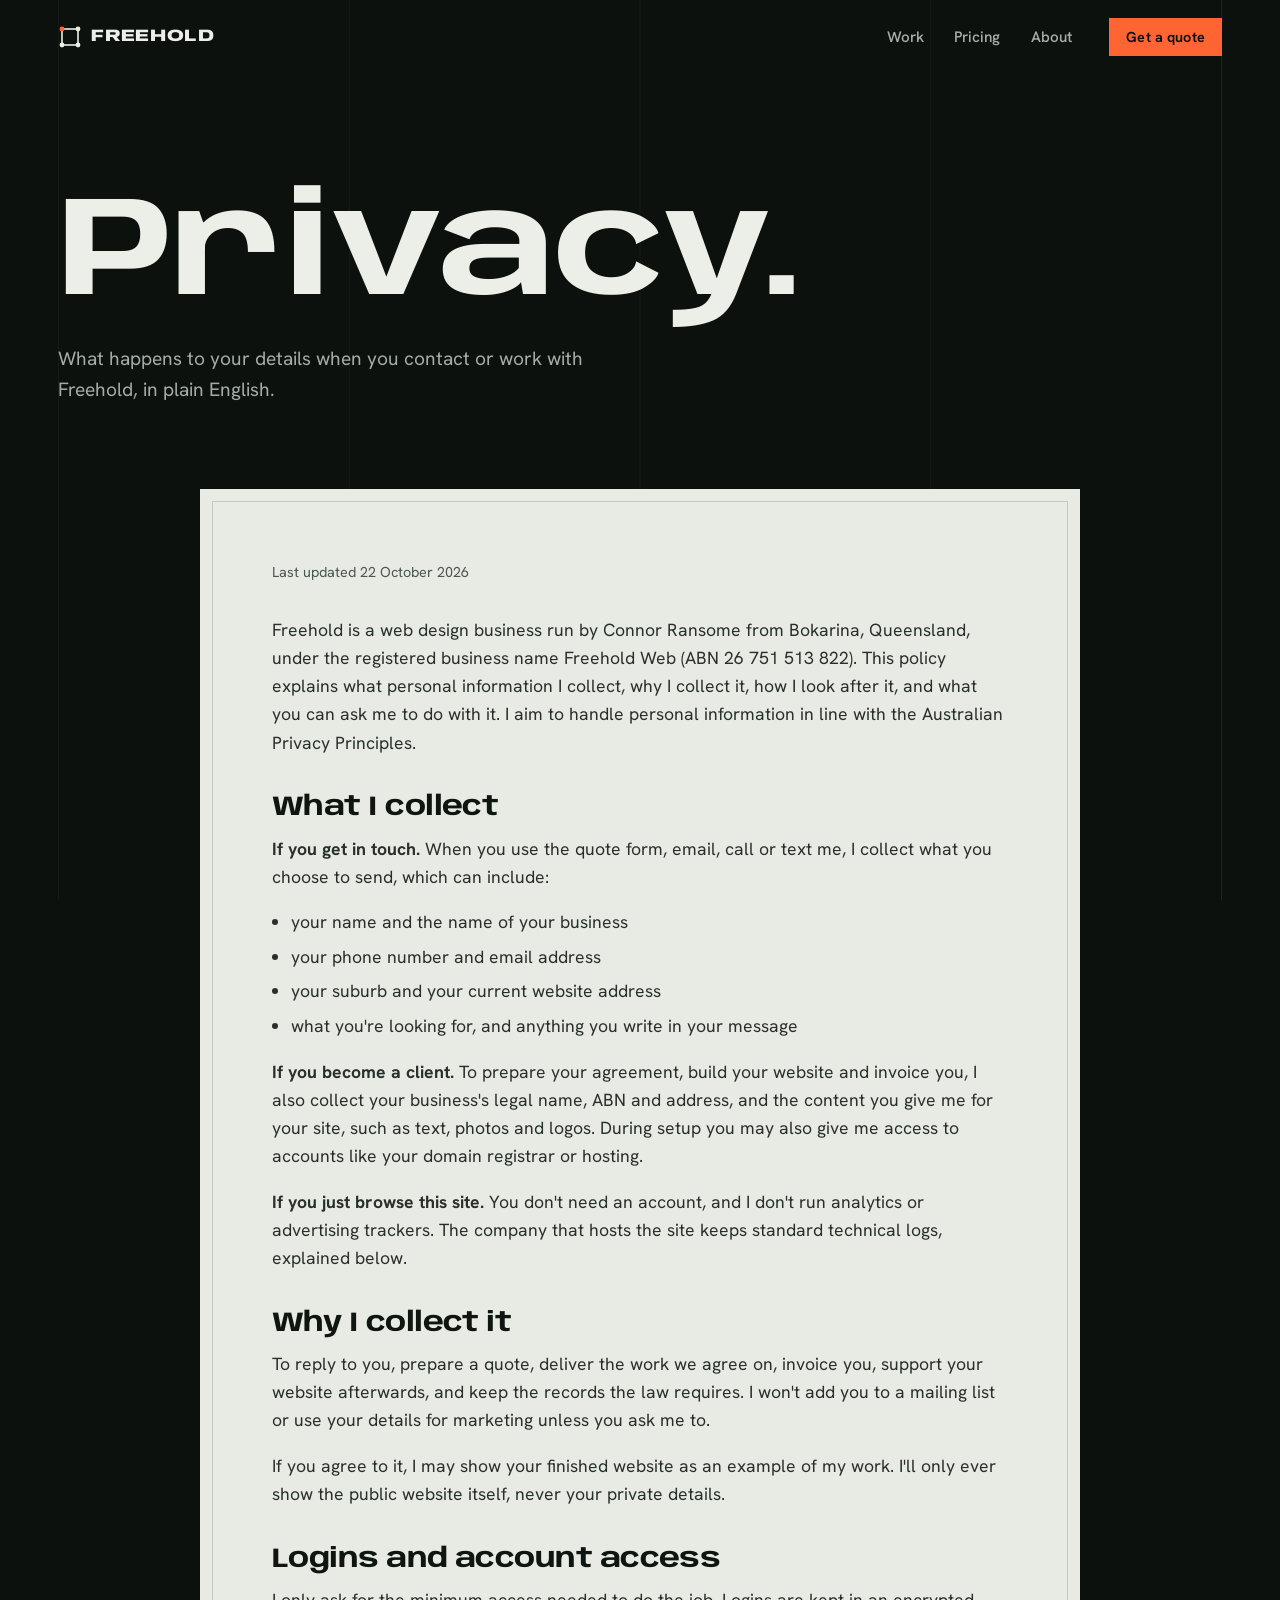
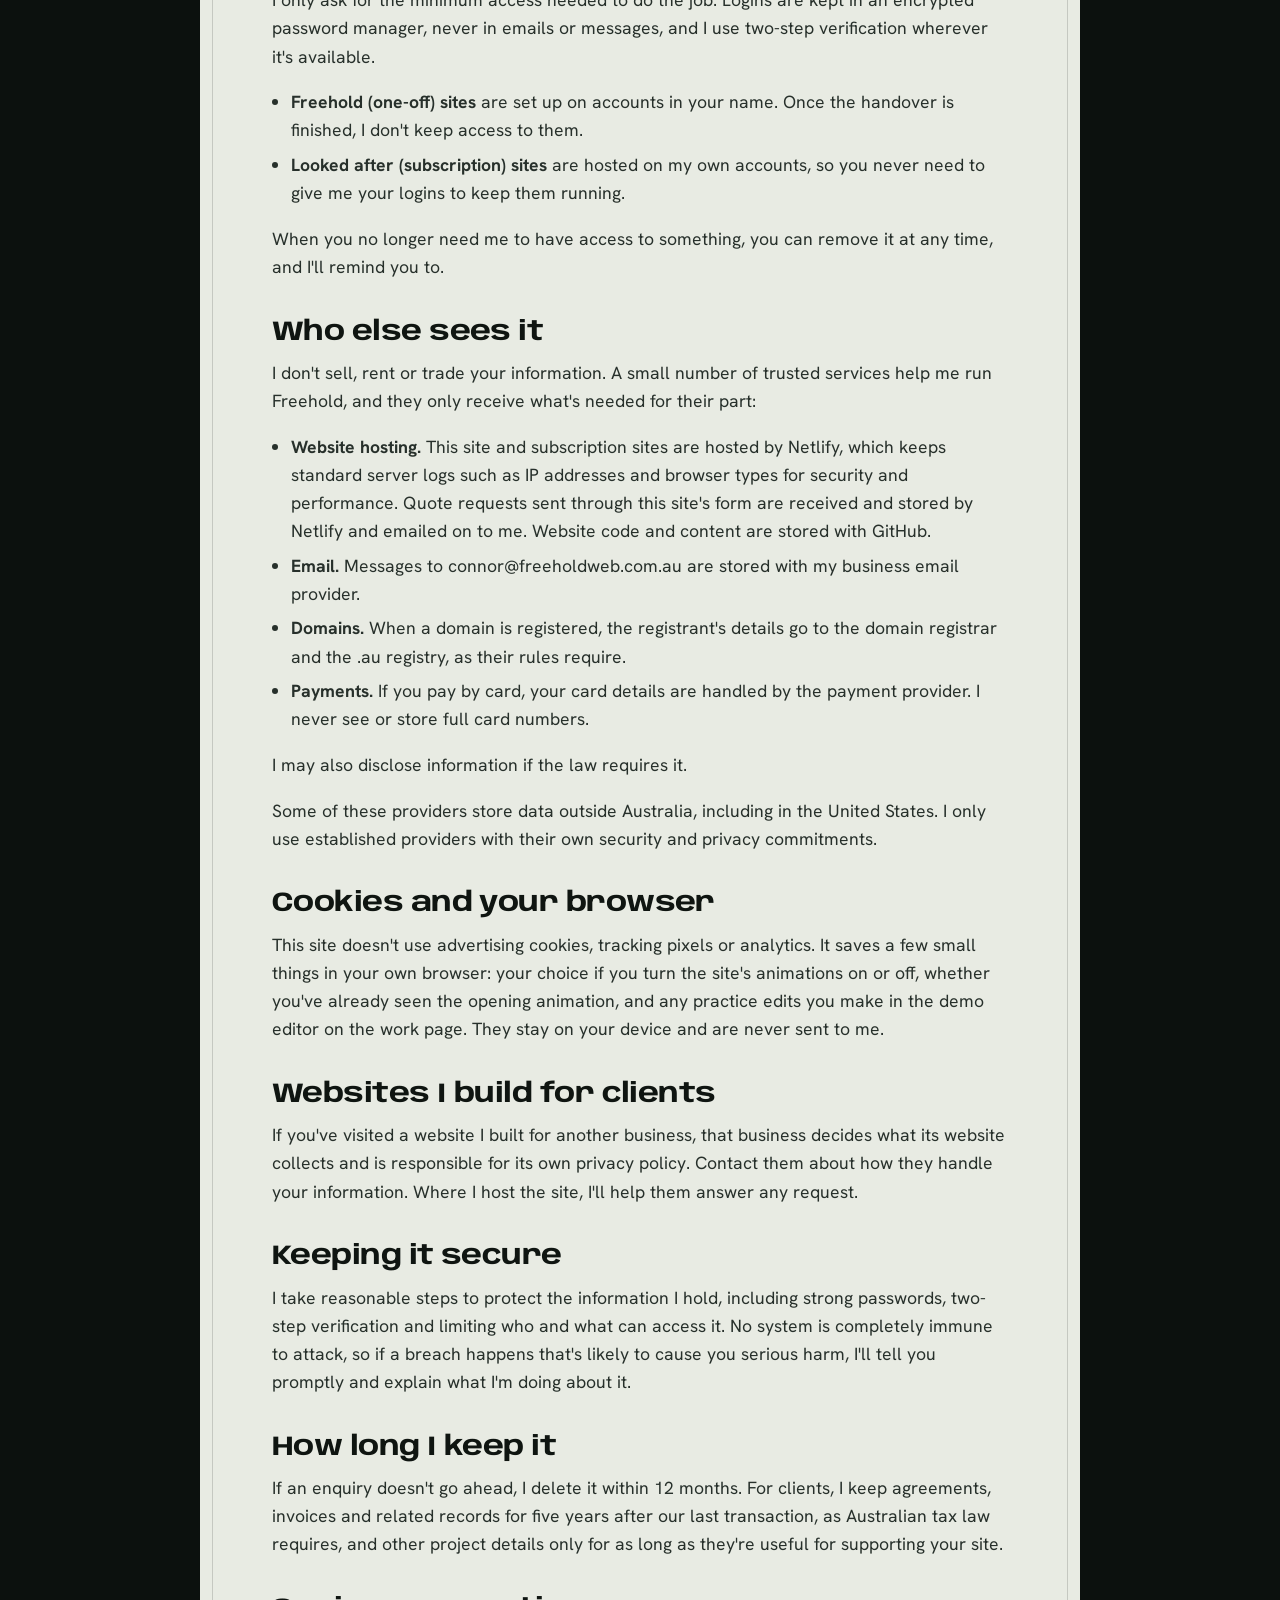
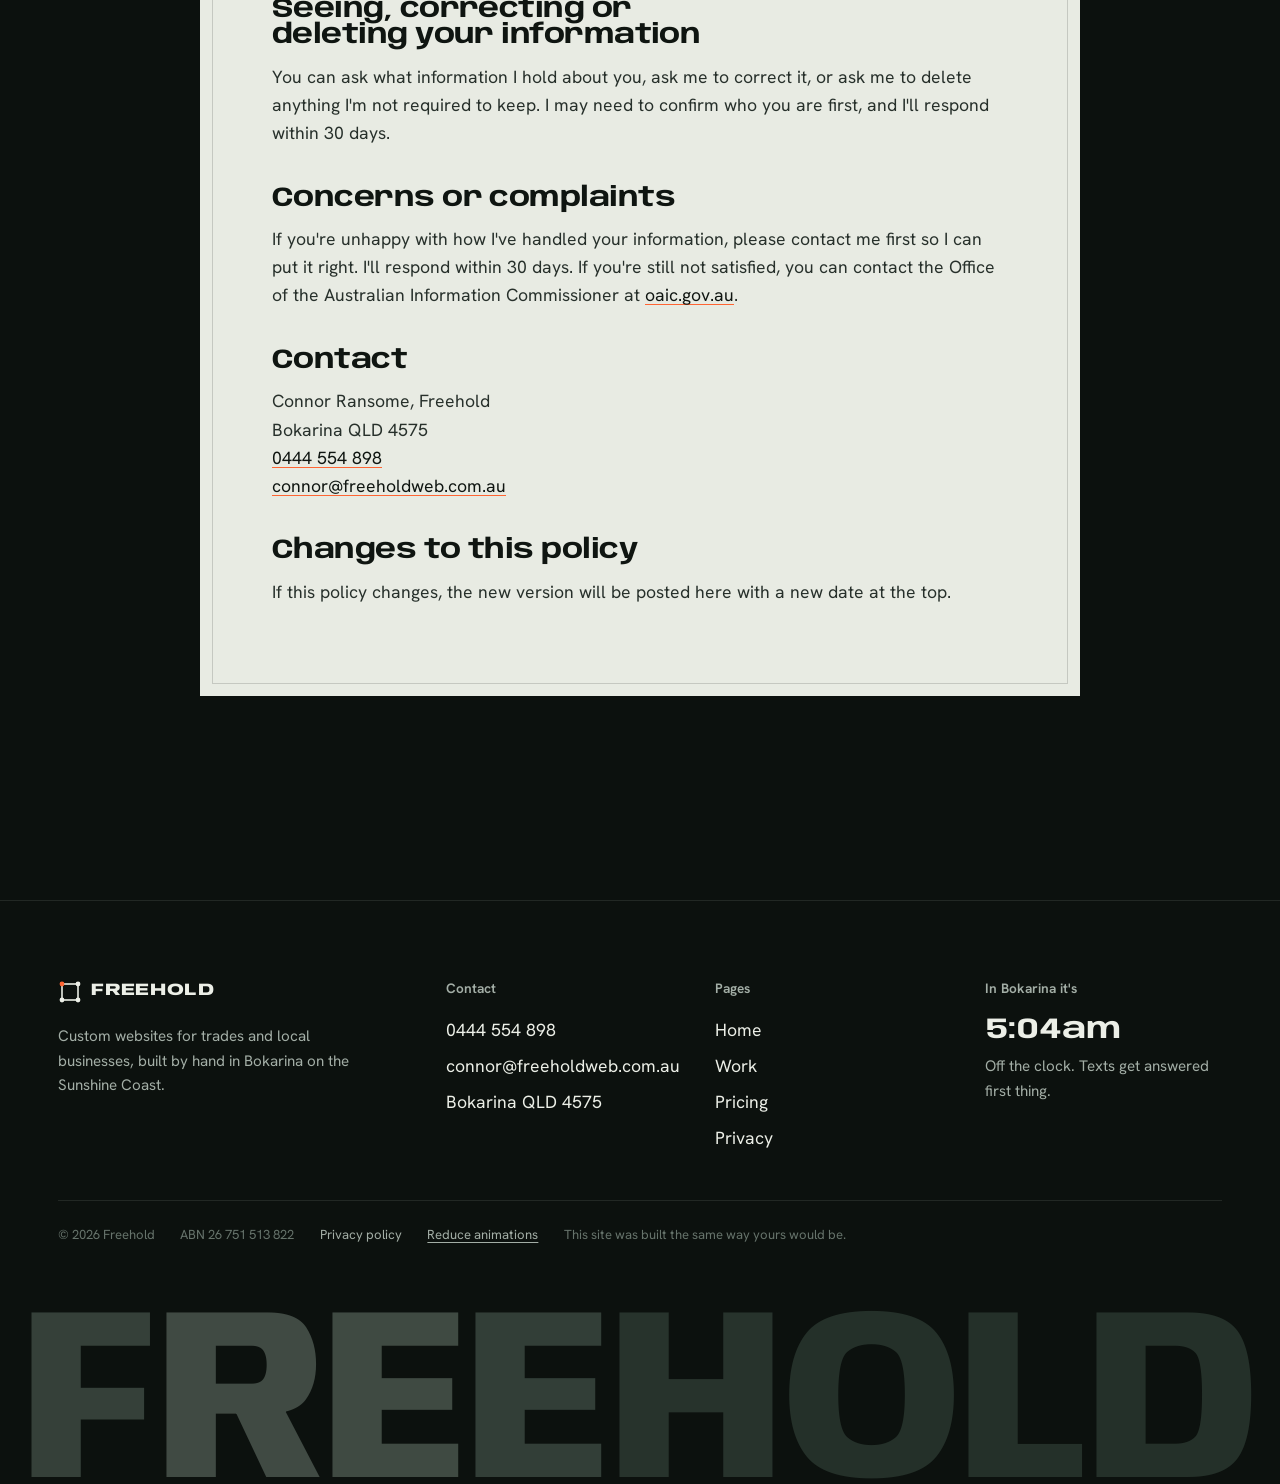
<file: privacy.html>
<!DOCTYPE html>
<html lang="en-AU">
<head>
<meta charset="UTF-8">
<meta name="viewport" content="width=device-width, initial-scale=1">
<title>Privacy — Freehold</title>
<meta name="description" content="How Freehold collects, uses and protects your personal information.">
<meta name="theme-color" content="#0C110E">
<meta property="og:type" content="website">
<meta property="og:site_name" content="Freehold">
<meta property="og:title" content="Privacy — Freehold">
<meta property="og:description" content="How Freehold collects, uses and protects your personal information.">
<meta property="og:image" content="https://freeholdweb.com.au/assets/og.jpg">
<meta name="twitter:card" content="summary_large_image">
<link rel="icon" href="data:image/svg+xml,%3Csvg xmlns='http://www.w3.org/2000/svg' viewBox='0 0 32 32'%3E%3Crect width='32' height='32' fill='%230C110E'/%3E%3Crect x='8' y='8' width='16' height='16' fill='none' stroke='%23ECEFE7' stroke-width='2'/%3E%3Ccircle cx='8' cy='8' r='3.2' fill='%23FF6533'/%3E%3Ccircle cx='24' cy='8' r='3.2' fill='%23ECEFE7'/%3E%3Ccircle cx='24' cy='24' r='3.2' fill='%23ECEFE7'/%3E%3Ccircle cx='8' cy='24' r='3.2' fill='%23ECEFE7'/%3E%3C/svg%3E">
<link rel="apple-touch-icon" href="/assets/apple-touch-icon.png">
<link rel="preload" href="assets/fonts/anybody.woff2" as="font" type="font/woff2" crossorigin>
<link rel="preload" href="assets/fonts/hanken.woff2" as="font" type="font/woff2" crossorigin>
<link rel="stylesheet" href="styles.css">
<link rel="expect" href="#vtm-p" blocking="render">
<script>(function(){var d=document.documentElement;d.classList.add('js');try{var pref=matchMedia('(prefers-reduced-motion: reduce)').matches,s=localStorage.getItem('fh-motion');if(pref)d.classList.add('prefers-calm');if(s==='calm'||(pref&&s!=='full'))d.classList.add('calm');else if(!sessionStorage.getItem('fh-intro')){d.classList.add('intro');sessionStorage.setItem('fh-intro','1');}}catch(e){}d.style.setProperty('--ar',(innerHeight/Math.max(1,innerWidth)).toFixed(3));addEventListener('pagereveal',function(e){if(!e.viewTransition)return;if(d.classList.contains('calm')){e.viewTransition.skipTransition();return;}try{var o=JSON.parse(sessionStorage.getItem('fh-from')||'null');sessionStorage.removeItem('fh-from');if(o){d.style.setProperty('--ox',o[0]);d.style.setProperty('--oy',o[1]);}}catch(x){}d.classList.add('vt-in');var f=function(){d.classList.remove('vt-in')};e.viewTransition.finished.then(f,f);});})();</script>
</head>
<body data-page="privacy">
<svg class="vt-svg" width="0" height="0" aria-hidden="true" focusable="false"><defs><mask id="vtm-l" class="vtm" maskUnits="objectBoundingBox" maskContentUnits="objectBoundingBox" x="0" y="0" width="1" height="1"><polygon points="0.0000,0.0000 0.1195,0.0000 0.0821,0.1416 0.0000,0.1686" style="--cx:0.050;--cy:0.078;--r:-5.4deg"/><polygon points="0.0000,0.1686 0.0821,0.1416 0.1336,0.3711 0.0000,0.4053" style="--cx:0.054;--cy:0.272;--r:-1.7deg"/><polygon points="0.0000,0.4053 0.1336,0.3711 0.0934,0.6595 0.0000,0.5844" style="--cx:0.057;--cy:0.505;--r:2.0deg"/><polygon points="0.0000,0.5844 0.0934,0.6595 0.1091,0.8404 0.0000,0.8125" style="--cx:0.051;--cy:0.724;--r:-6.2deg"/><polygon points="0.0000,0.8125 0.1091,0.8404 0.1095,1.0000 0.0000,1.0000" style="--cx:0.055;--cy:0.913;--r:-8.2deg"/><polygon points="0.1195,0.0000 0.2315,0.0000 0.1989,0.2162 0.0821,0.1416" style="--cx:0.158;--cy:0.089;--r:6.6deg"/><polygon points="0.0821,0.1416 0.1989,0.2162 0.2468,0.4028 0.1336,0.3711" style="--cx:0.165;--cy:0.283;--r:-3.4deg"/><polygon points="0.1336,0.3711 0.2468,0.4028 0.2383,0.6206 0.0934,0.6595" style="--cx:0.178;--cy:0.513;--r:8.3deg"/><polygon points="0.0934,0.6595 0.2383,0.6206 0.1932,0.8310 0.1091,0.8404" style="--cx:0.158;--cy:0.738;--r:7.1deg"/><polygon points="0.1091,0.8404 0.1932,0.8310 0.2283,1.0000 0.1095,1.0000" style="--cx:0.160;--cy:0.918;--r:-2.2deg"/><polygon points="0.2315,0.0000 0.3201,0.0000 0.3021,0.2439 0.1989,0.2162" style="--cx:0.263;--cy:0.115;--r:-0.7deg"/><polygon points="0.1989,0.2162 0.3021,0.2439 0.3315,0.4263 0.2468,0.4028" style="--cx:0.270;--cy:0.322;--r:0.4deg"/><polygon points="0.2468,0.4028 0.3315,0.4263 0.3586,0.6257 0.2383,0.6206" style="--cx:0.294;--cy:0.519;--r:2.6deg"/><polygon points="0.2383,0.6206 0.3586,0.6257 0.3614,0.7874 0.1932,0.8310" style="--cx:0.288;--cy:0.716;--r:1.7deg"/><polygon points="0.1932,0.8310 0.3614,0.7874 0.3534,1.0000 0.2283,1.0000" style="--cx:0.284;--cy:0.905;--r:1.1deg"/><polygon points="0.3201,0.0000 0.4408,0.0000 0.4735,0.2455 0.3021,0.2439" style="--cx:0.384;--cy:0.122;--r:2.2deg"/><polygon points="0.3021,0.2439 0.4735,0.2455 0.4176,0.3563 0.3315,0.4263" style="--cx:0.381;--cy:0.318;--r:7.9deg"/><polygon points="0.3315,0.4263 0.4176,0.3563 0.4256,0.6559 0.3586,0.6257" style="--cx:0.383;--cy:0.516;--r:0.1deg"/><polygon points="0.3586,0.6257 0.4256,0.6559 0.4402,0.8152 0.3614,0.7874" style="--cx:0.396;--cy:0.721;--r:-1.2deg"/><polygon points="0.3614,0.7874 0.4402,0.8152 0.4312,1.0000 0.3534,1.0000" style="--cx:0.397;--cy:0.901;--r:4.0deg"/><polygon points="0.4408,0.0000 0.5560,0.0000 0.5479,0.1821 0.4735,0.2455" style="--cx:0.505;--cy:0.107;--r:-4.7deg"/><polygon points="0.4735,0.2455 0.5479,0.1821 0.5612,0.4101 0.4176,0.3563" style="--cx:0.500;--cy:0.298;--r:-3.6deg"/><polygon points="0.4176,0.3563 0.5612,0.4101 0.5825,0.6218 0.4256,0.6559" style="--cx:0.497;--cy:0.511;--r:8.6deg"/><polygon points="0.4256,0.6559 0.5825,0.6218 0.5842,0.8428 0.4402,0.8152" style="--cx:0.508;--cy:0.734;--r:0.4deg"/><polygon points="0.4402,0.8152 0.5842,0.8428 0.5883,1.0000 0.4312,1.0000" style="--cx:0.511;--cy:0.914;--r:0.9deg"/><polygon points="0.5560,0.0000 0.6781,0.0000 0.6442,0.2433 0.5479,0.1821" style="--cx:0.607;--cy:0.106;--r:-8.8deg"/><polygon points="0.5479,0.1821 0.6442,0.2433 0.6976,0.4486 0.5612,0.4101" style="--cx:0.613;--cy:0.321;--r:-1.5deg"/><polygon points="0.5612,0.4101 0.6976,0.4486 0.6713,0.6257 0.5825,0.6218" style="--cx:0.628;--cy:0.527;--r:1.4deg"/><polygon points="0.5825,0.6218 0.6713,0.6257 0.6474,0.8398 0.5842,0.8428" style="--cx:0.621;--cy:0.733;--r:-8.6deg"/><polygon points="0.5842,0.8428 0.6474,0.8398 0.6716,1.0000 0.5883,1.0000" style="--cx:0.623;--cy:0.921;--r:2.1deg"/><polygon points="0.6781,0.0000 0.7634,0.0000 0.7487,0.2425 0.6442,0.2433" style="--cx:0.709;--cy:0.121;--r:2.4deg"/><polygon points="0.6442,0.2433 0.7487,0.2425 0.8104,0.3506 0.6976,0.4486" style="--cx:0.725;--cy:0.321;--r:-7.9deg"/><polygon points="0.6976,0.4486 0.8104,0.3506 0.7978,0.5893 0.6713,0.6257" style="--cx:0.744;--cy:0.504;--r:2.3deg"/><polygon points="0.6713,0.6257 0.7978,0.5893 0.7545,0.7753 0.6474,0.8398" style="--cx:0.718;--cy:0.707;--r:-0.6deg"/><polygon points="0.6474,0.8398 0.7545,0.7753 0.7957,1.0000 0.6716,1.0000" style="--cx:0.717;--cy:0.904;--r:3.2deg"/><polygon points="0.7634,0.0000 0.9137,0.0000 0.8585,0.2137 0.7487,0.2425" style="--cx:0.821;--cy:0.114;--r:-2.7deg"/><polygon points="0.7487,0.2425 0.8585,0.2137 0.8586,0.4262 0.8104,0.3506" style="--cx:0.819;--cy:0.308;--r:3.7deg"/><polygon points="0.8104,0.3506 0.8586,0.4262 0.8776,0.6457 0.7978,0.5893" style="--cx:0.836;--cy:0.503;--r:4.3deg"/><polygon points="0.7978,0.5893 0.8776,0.6457 0.9209,0.8007 0.7545,0.7753" style="--cx:0.838;--cy:0.703;--r:-8.6deg"/><polygon points="0.7545,0.7753 0.9209,0.8007 0.9221,1.0000 0.7957,1.0000" style="--cx:0.848;--cy:0.894;--r:-7.9deg"/><polygon points="0.9137,0.0000 1.0000,0.0000 1.0000,0.1772 0.8585,0.2137" style="--cx:0.943;--cy:0.098;--r:3.2deg"/><polygon points="0.8585,0.2137 1.0000,0.1772 1.0000,0.3492 0.8586,0.4262" style="--cx:0.929;--cy:0.292;--r:8.3deg"/><polygon points="0.8586,0.4262 1.0000,0.3492 1.0000,0.6120 0.8776,0.6457" style="--cx:0.934;--cy:0.508;--r:-4.5deg"/><polygon points="0.8776,0.6457 1.0000,0.6120 1.0000,0.7438 0.9209,0.8007" style="--cx:0.950;--cy:0.701;--r:-0.8deg"/><polygon points="0.9209,0.8007 1.0000,0.7438 1.0000,1.0000 0.9221,1.0000" style="--cx:0.961;--cy:0.886;--r:1.7deg"/></mask><mask id="vtm-p" class="vtm" maskUnits="objectBoundingBox" maskContentUnits="objectBoundingBox" x="0" y="0" width="1" height="1"><polygon points="0.0000,0.0000 0.2448,0.0000 0.3165,0.1362 0.0000,0.1342" style="--cx:0.140;--cy:0.068;--r:-8.7deg"/><polygon points="0.0000,0.1342 0.3165,0.1362 0.3101,0.2210 0.0000,0.2681" style="--cx:0.157;--cy:0.190;--r:5.2deg"/><polygon points="0.0000,0.2681 0.3101,0.2210 0.2454,0.3560 0.0000,0.3971" style="--cx:0.139;--cy:0.311;--r:-2.4deg"/><polygon points="0.0000,0.3971 0.2454,0.3560 0.2566,0.5055 0.0000,0.5332" style="--cx:0.125;--cy:0.448;--r:1.4deg"/><polygon points="0.0000,0.5332 0.2566,0.5055 0.1770,0.6038 0.0000,0.6430" style="--cx:0.108;--cy:0.571;--r:-8.8deg"/><polygon points="0.0000,0.6430 0.1770,0.6038 0.2169,0.7812 0.0000,0.7817" style="--cx:0.098;--cy:0.702;--r:-8.2deg"/><polygon points="0.0000,0.7817 0.2169,0.7812 0.2899,0.8495 0.0000,0.8397" style="--cx:0.127;--cy:0.813;--r:-5.7deg"/><polygon points="0.0000,0.8397 0.2899,0.8495 0.2946,1.0000 0.0000,1.0000" style="--cx:0.146;--cy:0.922;--r:8.2deg"/><polygon points="0.2448,0.0000 0.4458,0.0000 0.5176,0.0970 0.3165,0.1362" style="--cx:0.381;--cy:0.058;--r:-5.5deg"/><polygon points="0.3165,0.1362 0.5176,0.0970 0.4253,0.2779 0.3101,0.2210" style="--cx:0.392;--cy:0.183;--r:4.6deg"/><polygon points="0.3101,0.2210 0.4253,0.2779 0.4564,0.3537 0.2454,0.3560" style="--cx:0.359;--cy:0.302;--r:7.7deg"/><polygon points="0.2454,0.3560 0.4564,0.3537 0.5724,0.5279 0.2566,0.5055" style="--cx:0.383;--cy:0.436;--r:8.0deg"/><polygon points="0.2566,0.5055 0.5724,0.5279 0.4684,0.6596 0.1770,0.6038" style="--cx:0.369;--cy:0.574;--r:-2.8deg"/><polygon points="0.1770,0.6038 0.4684,0.6596 0.5059,0.7633 0.2169,0.7812" style="--cx:0.342;--cy:0.702;--r:-2.6deg"/><polygon points="0.2169,0.7812 0.5059,0.7633 0.4557,0.9081 0.2899,0.8495" style="--cx:0.367;--cy:0.826;--r:0.4deg"/><polygon points="0.2899,0.8495 0.4557,0.9081 0.5286,1.0000 0.2946,1.0000" style="--cx:0.392;--cy:0.939;--r:5.0deg"/><polygon points="0.4458,0.0000 0.8200,0.0000 0.8091,0.1099 0.5176,0.0970" style="--cx:0.648;--cy:0.052;--r:-7.1deg"/><polygon points="0.5176,0.0970 0.8091,0.1099 0.7292,0.2249 0.4253,0.2779" style="--cx:0.620;--cy:0.177;--r:4.5deg"/><polygon points="0.4253,0.2779 0.7292,0.2249 0.6969,0.3424 0.4564,0.3537" style="--cx:0.577;--cy:0.300;--r:5.4deg"/><polygon points="0.4564,0.3537 0.6969,0.3424 0.7202,0.5077 0.5724,0.5279" style="--cx:0.611;--cy:0.433;--r:6.5deg"/><polygon points="0.5724,0.5279 0.7202,0.5077 0.6755,0.6383 0.4684,0.6596" style="--cx:0.609;--cy:0.583;--r:-8.3deg"/><polygon points="0.4684,0.6596 0.6755,0.6383 0.7257,0.7357 0.5059,0.7633" style="--cx:0.594;--cy:0.699;--r:8.0deg"/><polygon points="0.5059,0.7633 0.7257,0.7357 0.7978,0.8736 0.4557,0.9081" style="--cx:0.621;--cy:0.820;--r:-7.4deg"/><polygon points="0.4557,0.9081 0.7978,0.8736 0.7224,1.0000 0.5286,1.0000" style="--cx:0.626;--cy:0.945;--r:-2.9deg"/><polygon points="0.8200,0.0000 1.0000,0.0000 1.0000,0.1236 0.8091,0.1099" style="--cx:0.907;--cy:0.058;--r:2.0deg"/><polygon points="0.8091,0.1099 1.0000,0.1236 1.0000,0.2654 0.7292,0.2249" style="--cx:0.885;--cy:0.181;--r:7.5deg"/><polygon points="0.7292,0.2249 1.0000,0.2654 1.0000,0.3418 0.6969,0.3424" style="--cx:0.857;--cy:0.294;--r:-2.9deg"/><polygon points="0.6969,0.3424 1.0000,0.3418 1.0000,0.5356 0.7202,0.5077" style="--cx:0.854;--cy:0.432;--r:7.6deg"/><polygon points="0.7202,0.5077 1.0000,0.5356 1.0000,0.5892 0.6755,0.6383" style="--cx:0.849;--cy:0.568;--r:0.8deg"/><polygon points="0.6755,0.6383 1.0000,0.5892 1.0000,0.7687 0.7257,0.7357" style="--cx:0.850;--cy:0.683;--r:-3.4deg"/><polygon points="0.7257,0.7357 1.0000,0.7687 1.0000,0.9009 0.7978,0.8736" style="--cx:0.881;--cy:0.820;--r:-3.3deg"/><polygon points="0.7978,0.8736 1.0000,0.9009 1.0000,1.0000 0.7224,1.0000" style="--cx:0.880;--cy:0.944;--r:-5.8deg"/></mask></defs></svg>
<a class="skip" href="#main">Skip to content</a>
<div class="gridlines" aria-hidden="true"><i></i></div>
<div class="veil" id="veil" aria-hidden="true"><div class="intro-box"><span class="ln t"></span><span class="ln r"></span><span class="ln b"></span><span class="ln l"></span><i class="pg"></i><i class="pg"></i><i class="pg"></i><i class="pg"></i><div class="intro-word"><span style="--i:0">F</span><span style="--i:1">R</span><span style="--i:2">E</span><span style="--i:3">E</span><span style="--i:4">H</span><span style="--i:5">O</span><span style="--i:6">L</span><span style="--i:7">D</span></div><p class="intro-cap">Bokarina, Sunshine Coast</p></div></div>
<header class="nav" id="nav">
  <a class="brand" href="index.html" aria-label="Freehold, home"><svg viewBox="0 0 24 24" aria-hidden="true"><rect class="bx" x="4" y="4" width="16" height="16"/><circle class="pk hot" cx="4" cy="4" r="2.4"/><circle class="pk" cx="20" cy="4" r="2.4"/><circle class="pk" cx="20" cy="20" r="2.4"/><circle class="pk" cx="4" cy="20" r="2.4"/></svg><b>FREEHOLD</b></a>
  <nav class="links" aria-label="Main"><a href="work.html">Work</a><a href="pricing.html">Pricing</a><a href="index.html#about">About</a></nav>
  <a class="btn sm navcta" href="pricing.html#quote">Get a quote</a>
  <button class="burger" type="button" aria-label="Open menu" aria-expanded="false"><span></span></button>
</header>
<main id="main">
<section class="phero">
  <div class="wrap">
    <h1 class="split hero-split">Privacy.</h1>
    <p class="lede rise hero-rise" style="--d:300ms">What happens to your details when you contact or work with Freehold, in plain English.</p>
  </div>
</section>
<section class="sec" style="padding-top:0">
  <div class="wrap">
    <article class="doc rise">
      <p class="updated">Last updated 22 October 2026</p>
      <p>Freehold is a web design business run by Connor Ransome from Bokarina, Queensland, under the registered business name Freehold Web (ABN 26 751 513 822). This policy explains what personal information I collect, why I collect it, how I look after it, and what you can ask me to do with it. I aim to handle personal information in line with the Australian Privacy Principles.</p>

      <h2>What I collect</h2>
      <p><strong>If you get in touch.</strong> When you use the quote form, email, call or text me, I collect what you choose to send, which can include:</p>
      <ul>
        <li>your name and the name of your business</li>
        <li>your phone number and email address</li>
        <li>your suburb and your current website address</li>
        <li>what you're looking for, and anything you write in your message</li>
      </ul>
      <p><strong>If you become a client.</strong> To prepare your agreement, build your website and invoice you, I also collect your business's legal name, ABN and address, and the content you give me for your site, such as text, photos and logos. During setup you may also give me access to accounts like your domain registrar or hosting.</p>
      <p><strong>If you just browse this site.</strong> You don't need an account, and I don't run analytics or advertising trackers. The company that hosts the site keeps standard technical logs, explained below.</p>

      <h2>Why I collect it</h2>
      <p>To reply to you, prepare a quote, deliver the work we agree on, invoice you, support your website afterwards, and keep the records the law requires. I won't add you to a mailing list or use your details for marketing unless you ask me to.</p>
      <p>If you agree to it, I may show your finished website as an example of my work. I'll only ever show the public website itself, never your private details.</p>

      <h2>Logins and account access</h2>
      <p>I only ask for the minimum access needed to do the job. Logins are kept in an encrypted password manager, never in emails or messages, and I use two-step verification wherever it's available.</p>
      <ul>
        <li><strong>Freehold (one-off) sites</strong> are set up on accounts in your name. Once the handover is finished, I don't keep access to them.</li>
        <li><strong>Looked after (subscription) sites</strong> are hosted on my own accounts, so you never need to give me your logins to keep them running.</li>
      </ul>
      <p>When you no longer need me to have access to something, you can remove it at any time, and I'll remind you to.</p>

      <h2>Who else sees it</h2>
      <p>I don't sell, rent or trade your information. A small number of trusted services help me run Freehold, and they only receive what's needed for their part:</p>
      <ul>
        <li><strong>Website hosting.</strong> This site and subscription sites are hosted by Netlify, which keeps standard server logs such as IP addresses and browser types for security and performance. Quote requests sent through this site's form are received and stored by Netlify and emailed on to me. Website code and content are stored with GitHub.</li>
        <li><strong>Email.</strong> Messages to connor@freeholdweb.com.au are stored with my business email provider.</li>
        <li><strong>Domains.</strong> When a domain is registered, the registrant's details go to the domain registrar and the .au registry, as their rules require.</li>
        <li><strong>Payments.</strong> If you pay by card, your card details are handled by the payment provider. I never see or store full card numbers.</li>
      </ul>
      <p>I may also disclose information if the law requires it.</p>
      <p>Some of these providers store data outside Australia, including in the United States. I only use established providers with their own security and privacy commitments.</p>

      <h2>Cookies and your browser</h2>
      <p>This site doesn't use advertising cookies, tracking pixels or analytics. It saves a few small things in your own browser: your choice if you turn the site's animations on or off, whether you've already seen the opening animation, and any practice edits you make in the demo editor on the work page. They stay on your device and are never sent to me.</p>

      <h2>Websites I build for clients</h2>
      <p>If you've visited a website I built for another business, that business decides what its website collects and is responsible for its own privacy policy. Contact them about how they handle your information. Where I host the site, I'll help them answer any request.</p>

      <h2>Keeping it secure</h2>
      <p>I take reasonable steps to protect the information I hold, including strong passwords, two-step verification and limiting who and what can access it. No system is completely immune to attack, so if a breach happens that's likely to cause you serious harm, I'll tell you promptly and explain what I'm doing about it.</p>

      <h2>How long I keep it</h2>
      <p>If an enquiry doesn't go ahead, I delete it within 12 months. For clients, I keep agreements, invoices and related records for five years after our last transaction, as Australian tax law requires, and other project details only for as long as they're useful for supporting your site.</p>

      <h2>Seeing, correcting or deleting your information</h2>
      <p>You can ask what information I hold about you, ask me to correct it, or ask me to delete anything I'm not required to keep. I may need to confirm who you are first, and I'll respond within 30 days.</p>

      <h2>Concerns or complaints</h2>
      <p>If you're unhappy with how I've handled your information, please contact me first so I can put it right. I'll respond within 30 days. If you're still not satisfied, you can contact the Office of the Australian Information Commissioner at <a href="https://www.oaic.gov.au" target="_blank" rel="noopener">oaic.gov.au</a>.</p>

      <h2>Contact</h2>
      <p>Connor Ransome, Freehold<br>Bokarina QLD 4575<br><a href="tel:+61444554898">0444 554 898</a><br><a href="mailto:connor@freeholdweb.com.au">connor@freeholdweb.com.au</a></p>

      <h2>Changes to this policy</h2>
      <p>If this policy changes, the new version will be posted here with a new date at the top.</p>
    </article>
  </div>
</section>
</main>
<footer class="foot">
  <div class="wrap">
    <div class="foot-grid">
      <div><a class="brand" href="index.html" aria-label="Freehold, home"><svg viewBox="0 0 24 24" aria-hidden="true"><rect class="bx" x="4" y="4" width="16" height="16"/><circle class="pk hot" cx="4" cy="4" r="2.4"/><circle class="pk" cx="20" cy="4" r="2.4"/><circle class="pk" cx="20" cy="20" r="2.4"/><circle class="pk" cx="4" cy="20" r="2.4"/></svg><b>FREEHOLD</b></a>
        <p style="margin-top:1.2rem">Custom websites for trades and local businesses, built by hand in Bokarina on the Sunshine Coast.</p></div>
      <div><h4>Contact</h4><ul><li><a href="tel:+61444554898">0444 554 898</a></li><li><a href="mailto:connor@freeholdweb.com.au">connor@freeholdweb.com.au</a></li><li>Bokarina QLD 4575</li></ul></div>
      <div><h4>Pages</h4><ul><li><a href="index.html">Home</a></li><li><a href="work.html">Work</a></li><li><a href="pricing.html">Pricing</a></li><li><a href="privacy.html">Privacy</a></li></ul></div>
      <div><h4>In Bokarina it's</h4><div class="clock" id="clock">&nbsp;</div><p id="clockNote" style="margin-top:.6rem"></p></div>
    </div>
    <div class="legal"><span>&copy; <span id="year">2026</span> Freehold</span><span>ABN 26 751 513 822</span><a href="privacy.html">Privacy policy</a><button class="motion-toggle" id="motionToggle" type="button" hidden></button><span>This site was built the same way yours would be.</span></div>
  </div>
  <div class="footword" id="footword" aria-hidden="true"><span style="--i:0">F</span><span style="--i:1">R</span><span style="--i:2">E</span><span style="--i:3">E</span><span style="--i:4">H</span><span style="--i:5">O</span><span style="--i:6">L</span><span style="--i:7">D</span></div>
</footer>
<script src="main.js"></script>
</body>
</html>
</file>
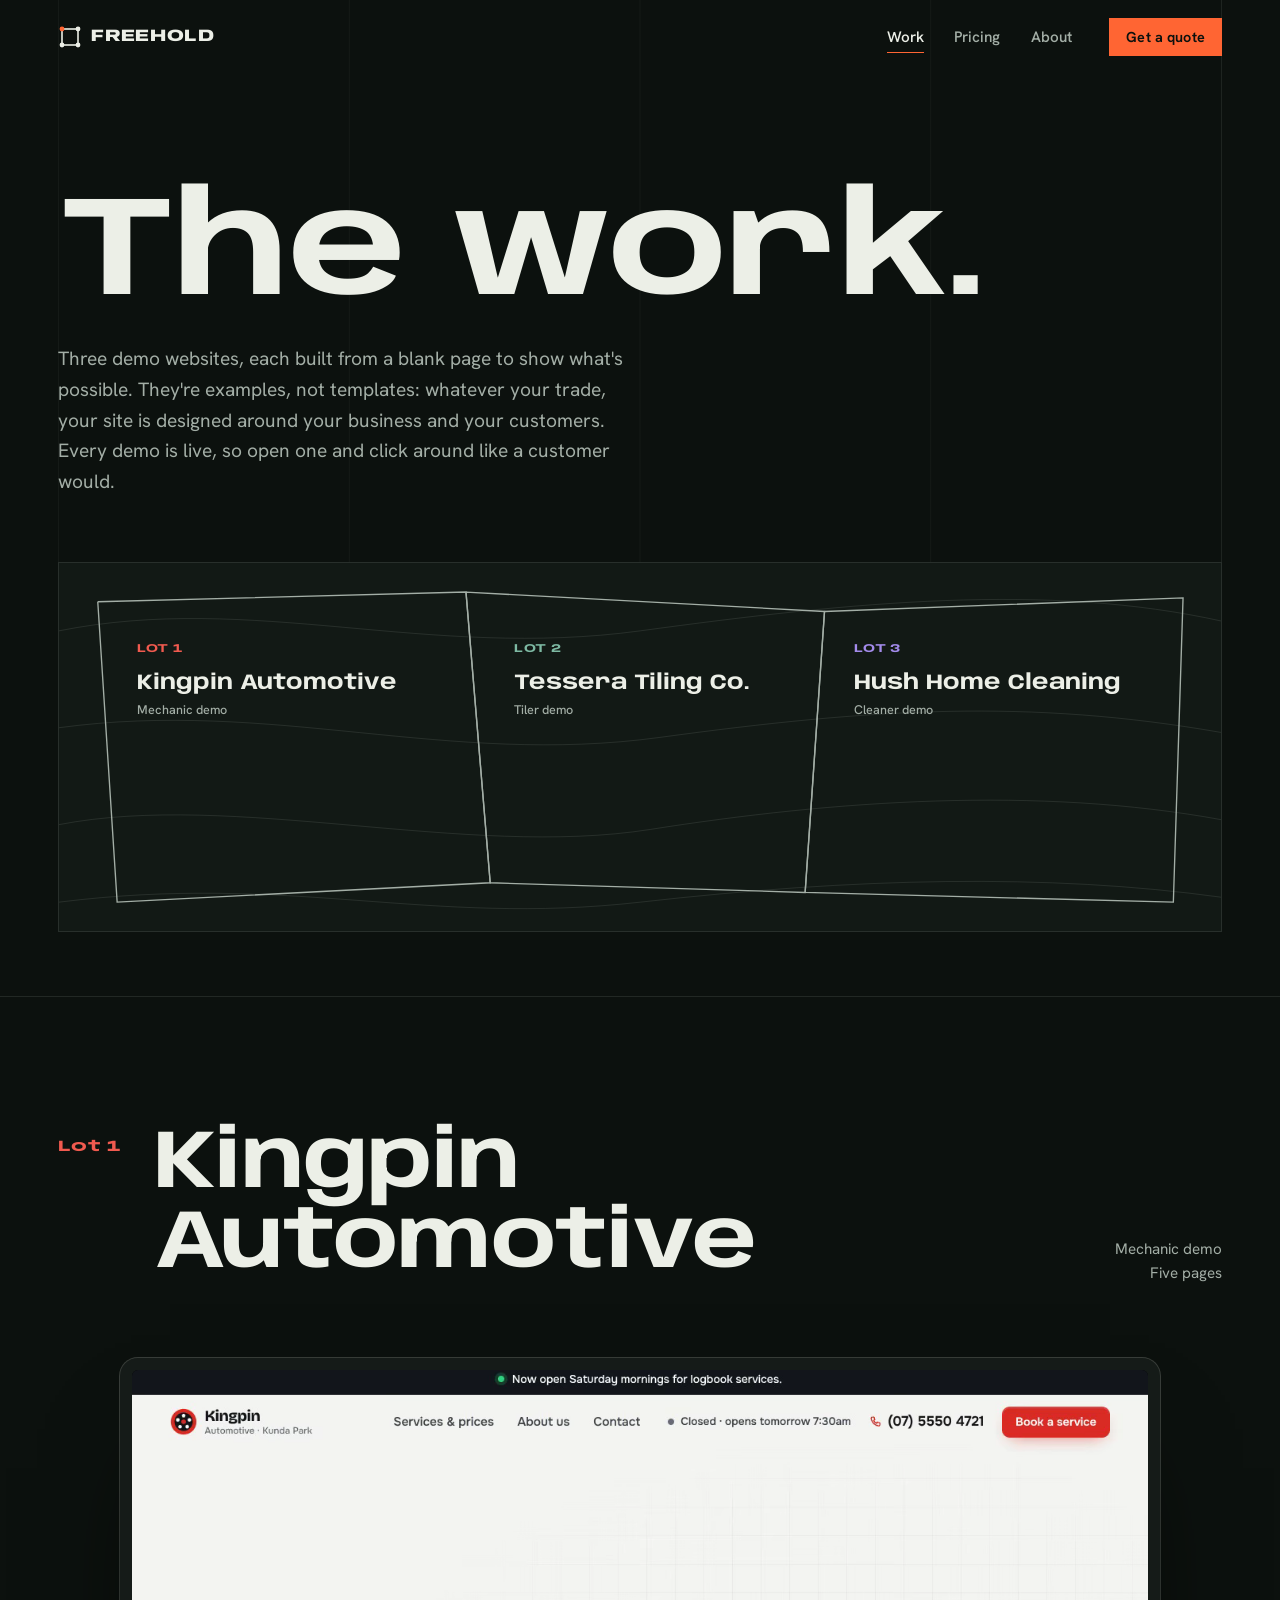
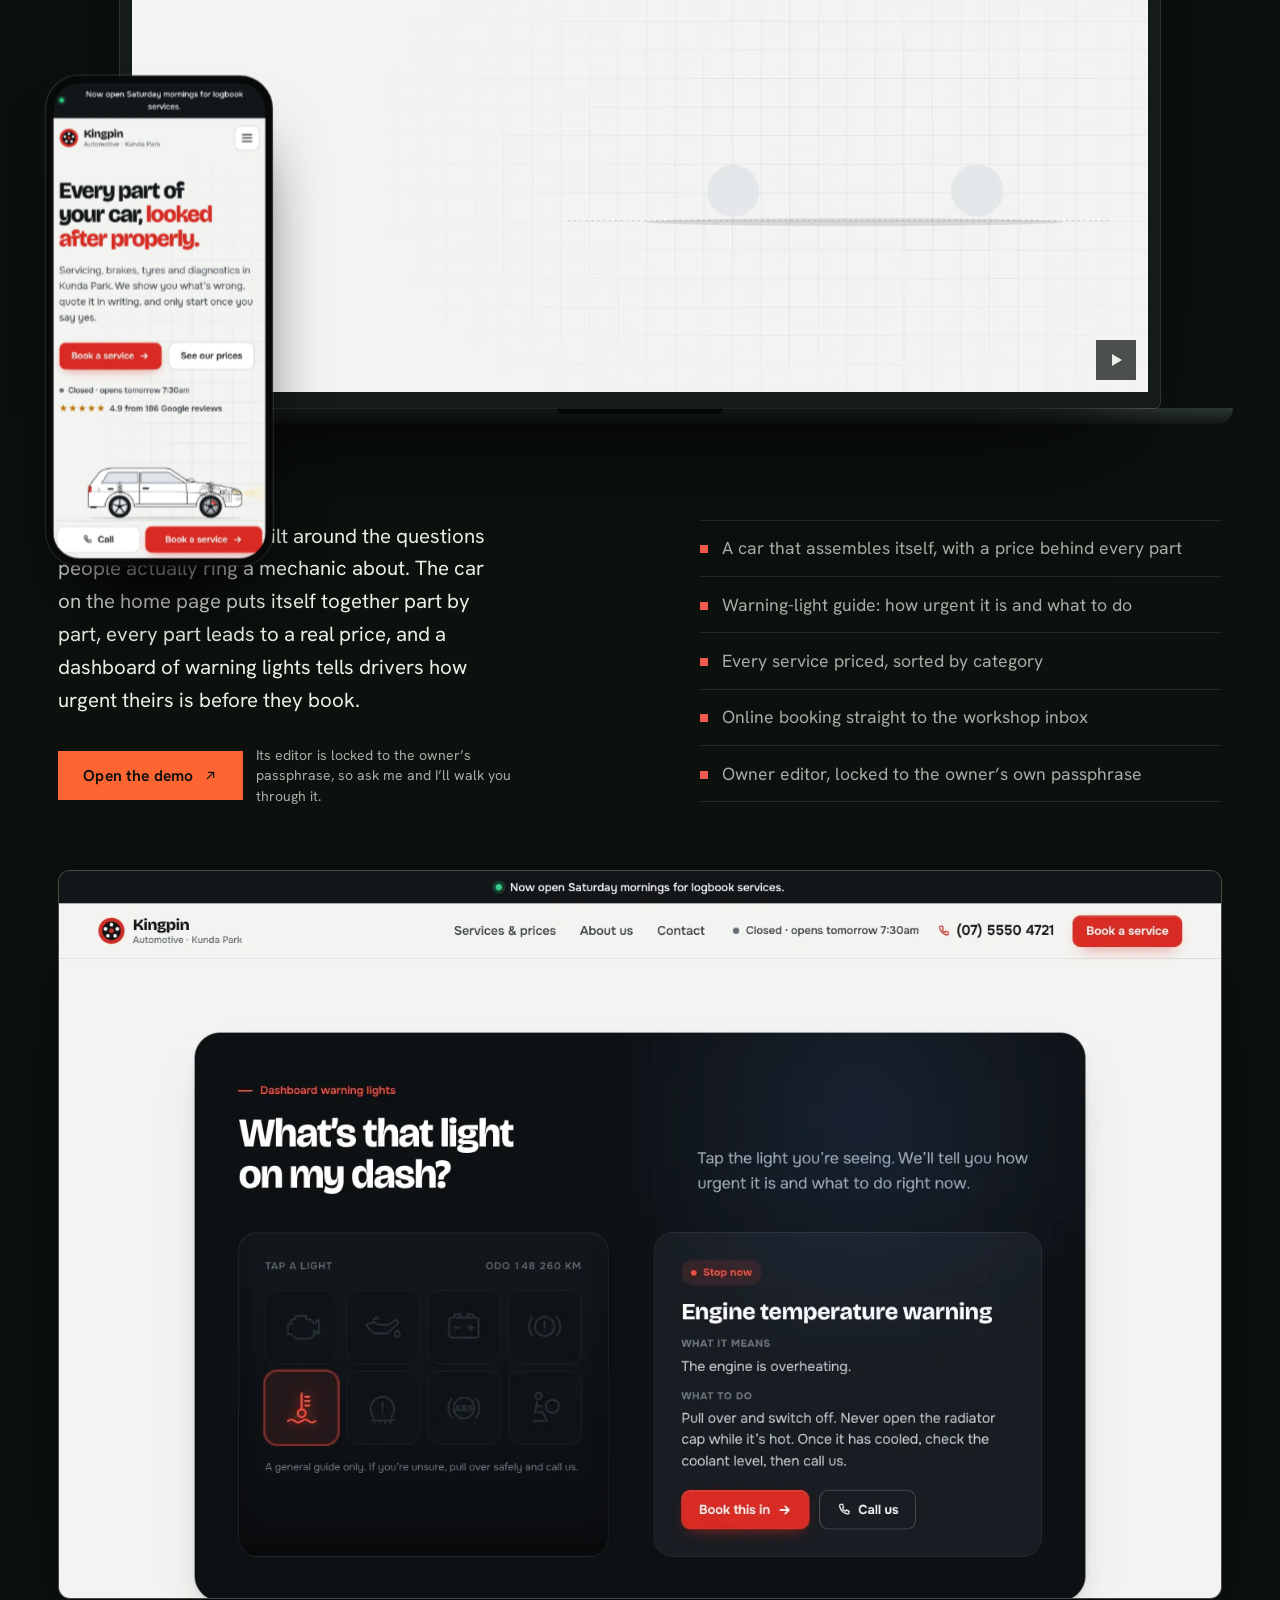
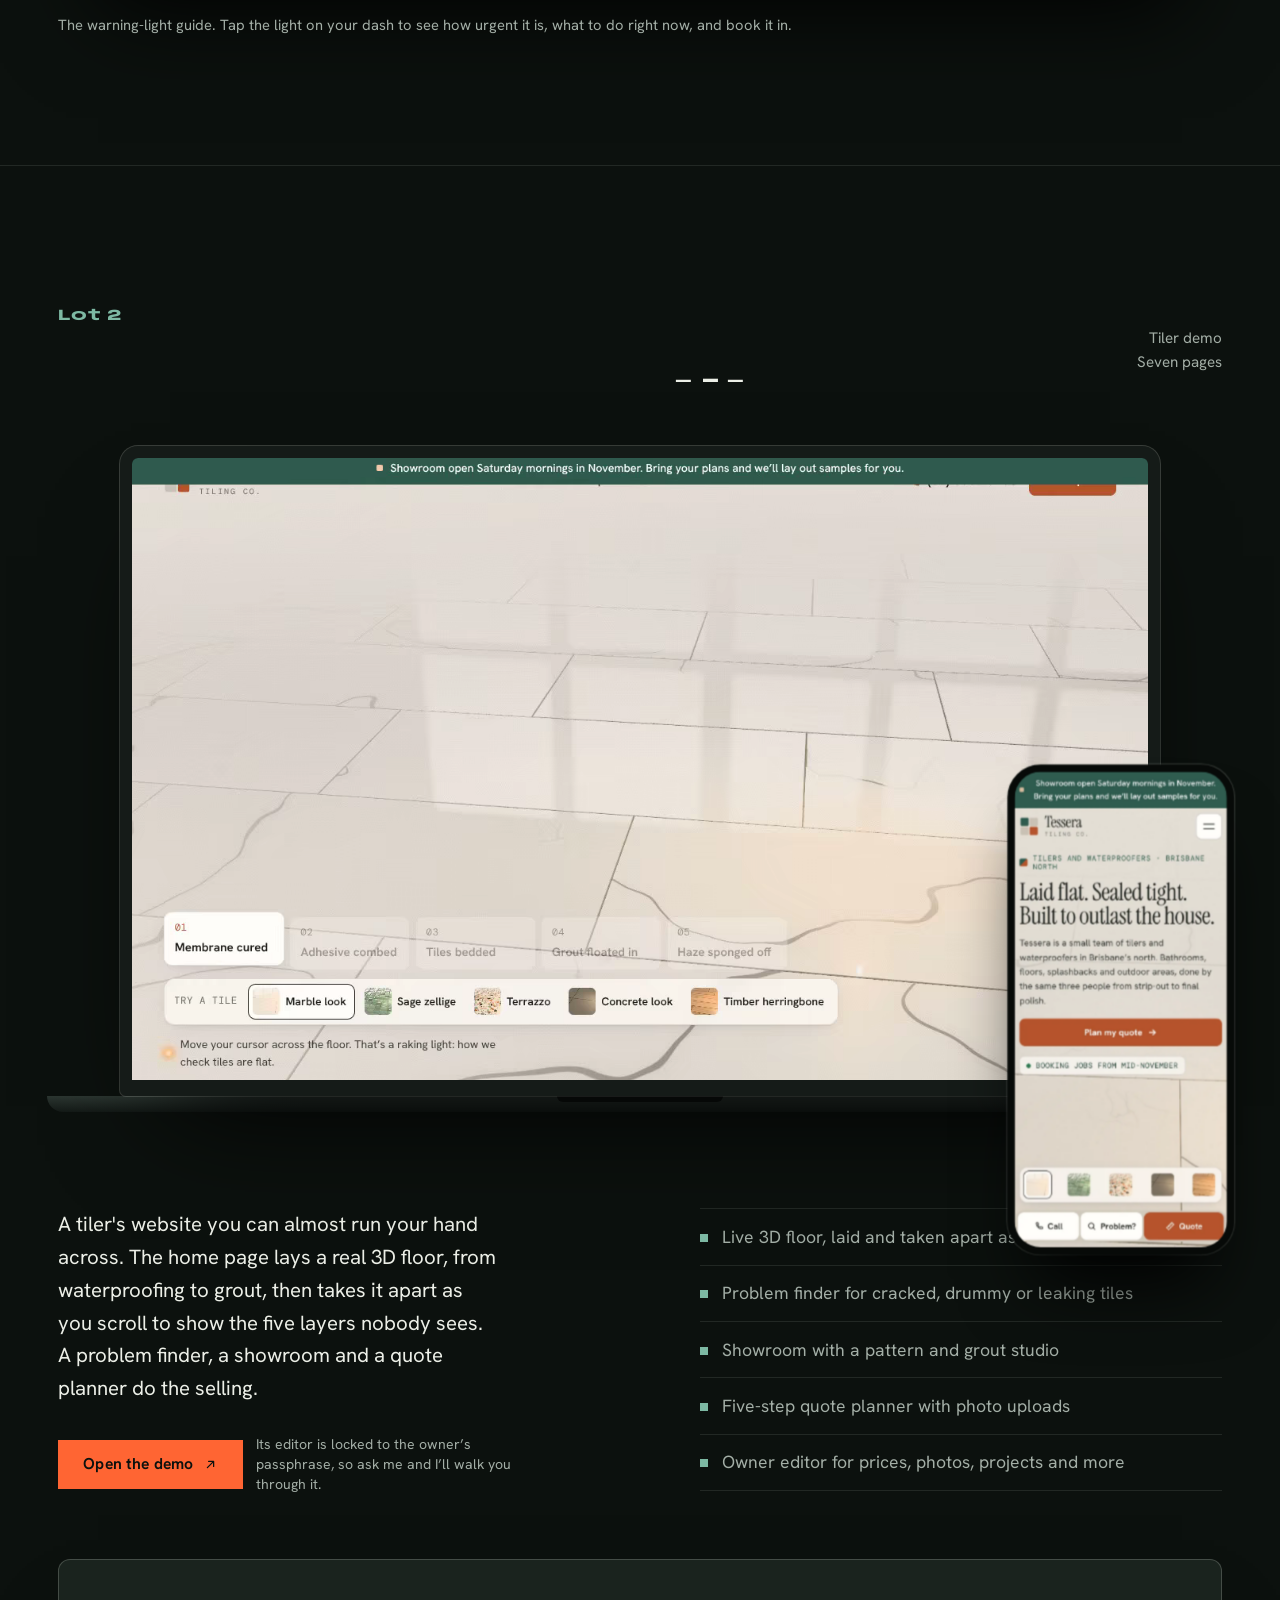
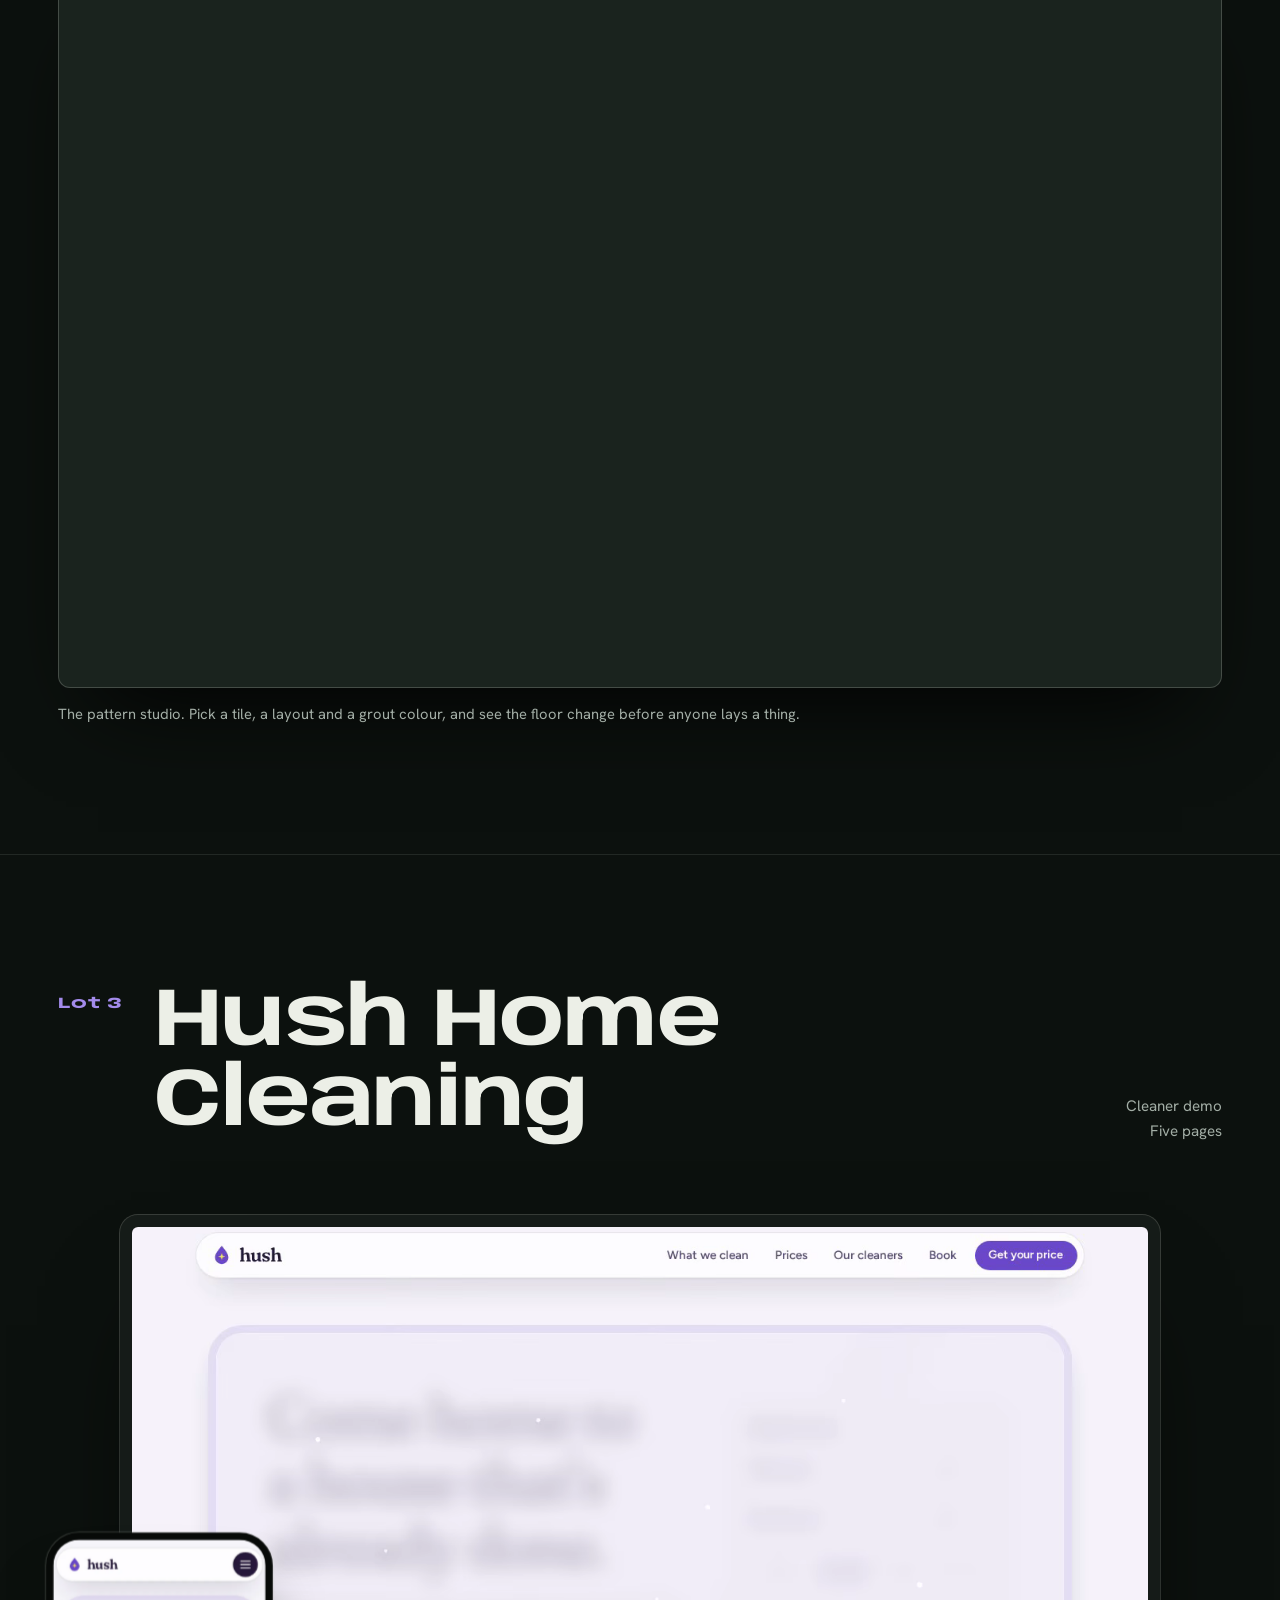
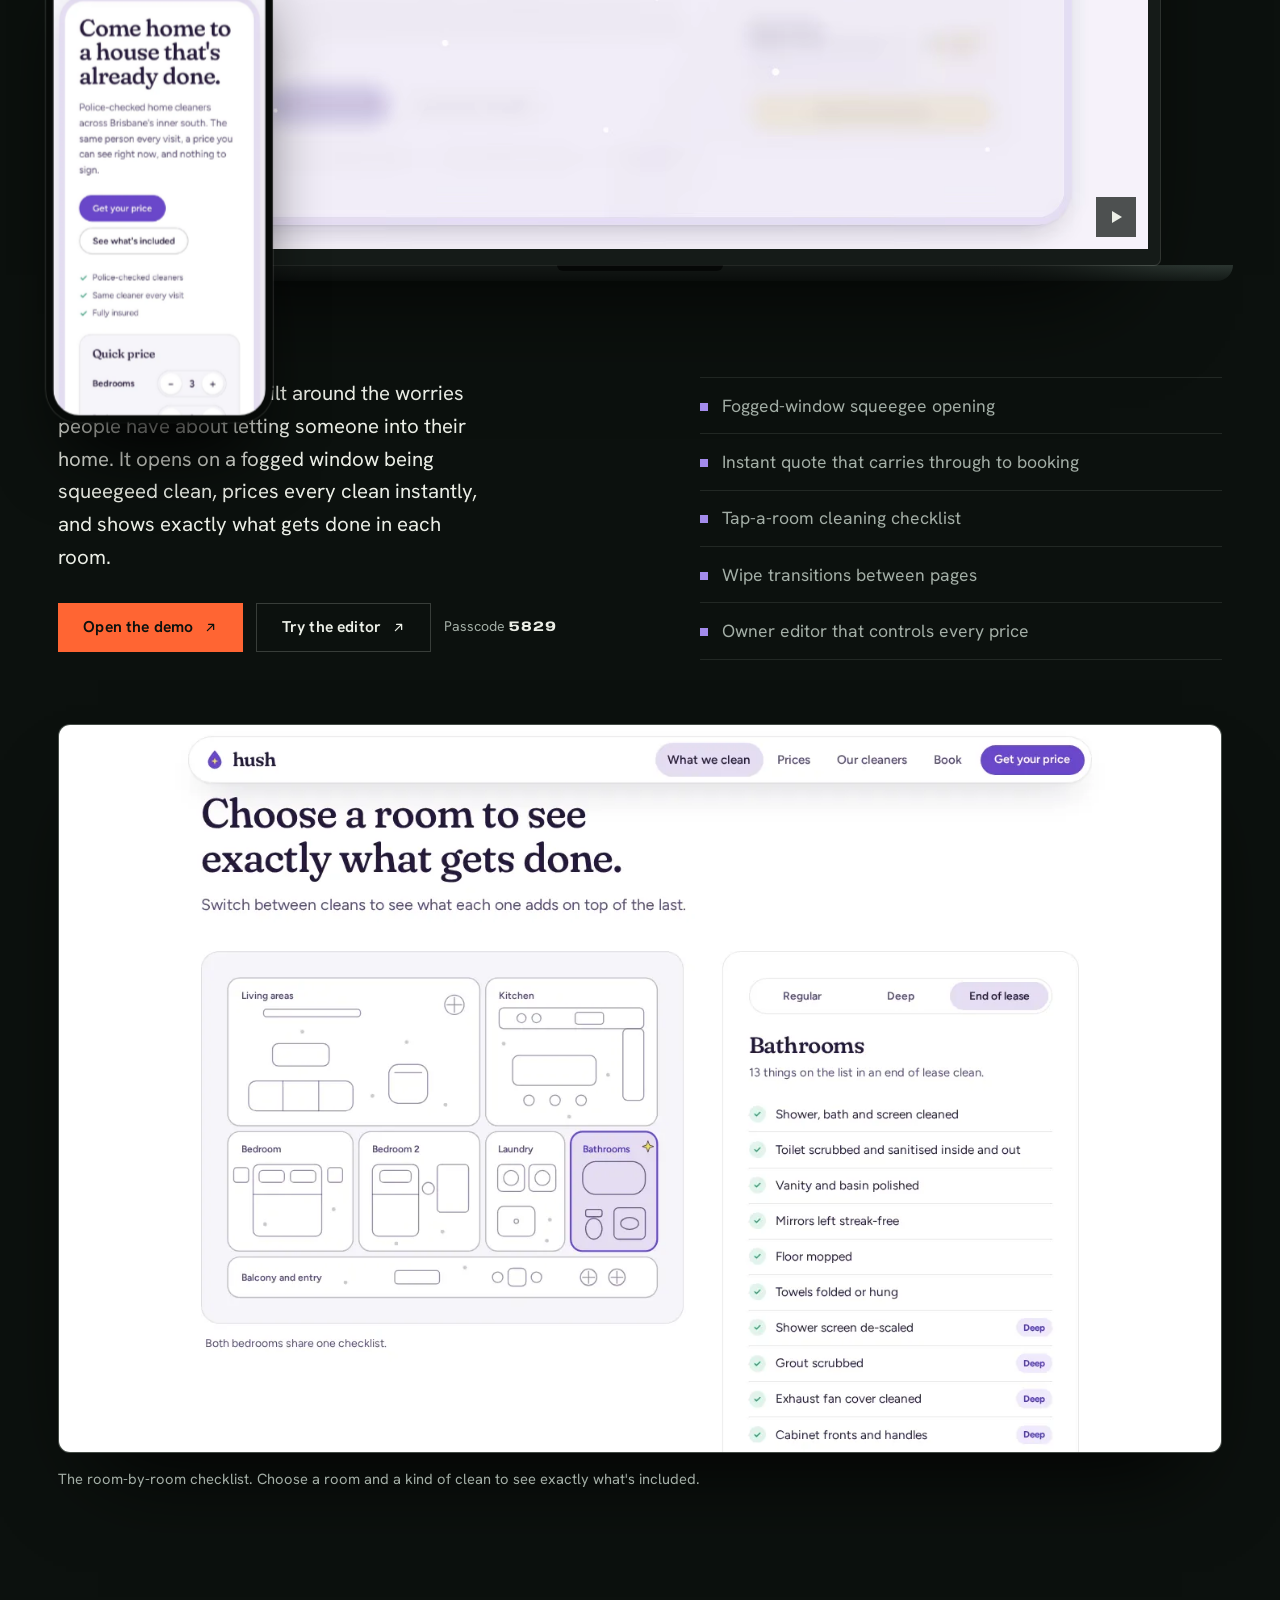
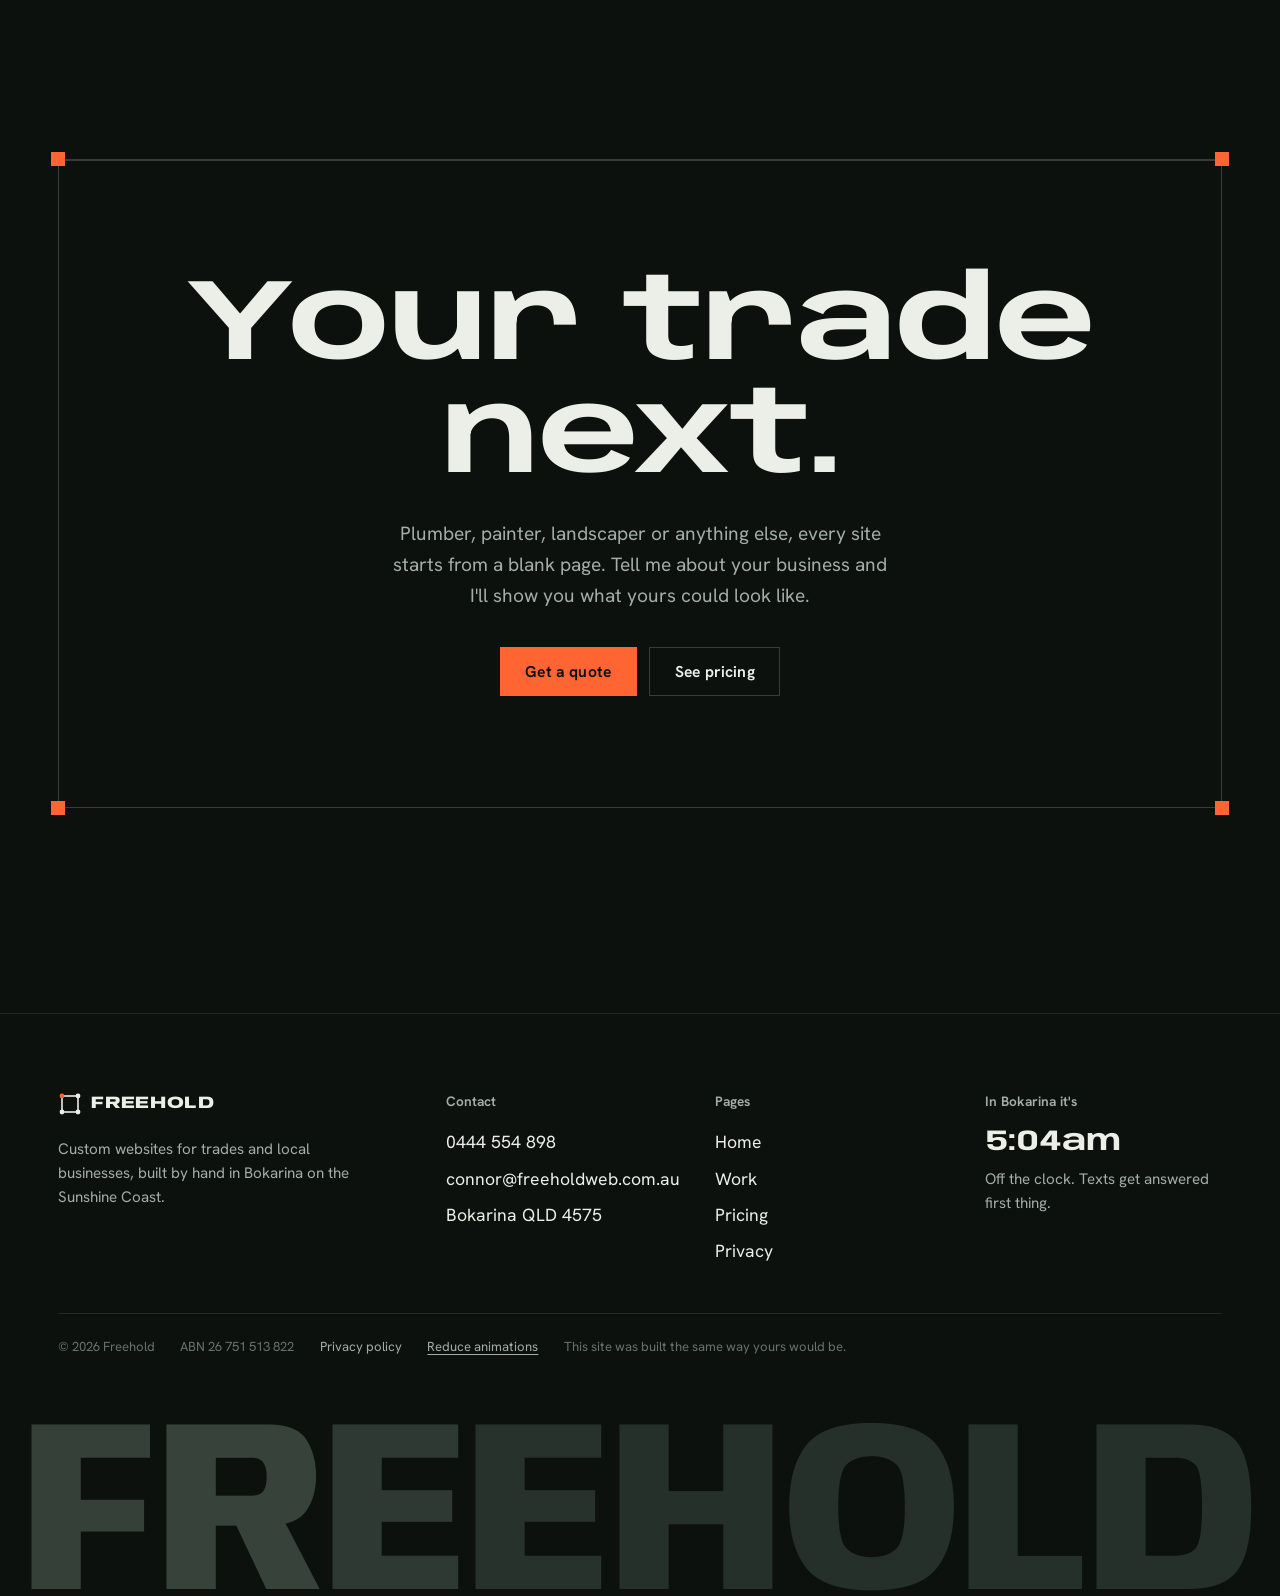
<file: work.html>
<!DOCTYPE html>
<html lang="en-AU">
<head>
<meta charset="UTF-8">
<meta name="viewport" content="width=device-width, initial-scale=1">
<title>The work — Freehold</title>
<meta name="description" content="Three working demo websites, for a mechanic, a tiler and a home cleaner, showing what a custom website can do for any trade.">
<meta name="theme-color" content="#0C110E">
<meta property="og:type" content="website">
<meta property="og:site_name" content="Freehold">
<meta property="og:title" content="The work — Freehold">
<meta property="og:description" content="Three working demo websites, for a mechanic, a tiler and a home cleaner, showing what a custom website can do for any trade.">
<meta property="og:image" content="https://freeholdweb.com.au/assets/og.jpg">
<meta name="twitter:card" content="summary_large_image">
<link rel="icon" href="data:image/svg+xml,%3Csvg xmlns='http://www.w3.org/2000/svg' viewBox='0 0 32 32'%3E%3Crect width='32' height='32' fill='%230C110E'/%3E%3Crect x='8' y='8' width='16' height='16' fill='none' stroke='%23ECEFE7' stroke-width='2'/%3E%3Ccircle cx='8' cy='8' r='3.2' fill='%23FF6533'/%3E%3Ccircle cx='24' cy='8' r='3.2' fill='%23ECEFE7'/%3E%3Ccircle cx='24' cy='24' r='3.2' fill='%23ECEFE7'/%3E%3Ccircle cx='8' cy='24' r='3.2' fill='%23ECEFE7'/%3E%3C/svg%3E">
<link rel="apple-touch-icon" href="/assets/apple-touch-icon.png">
<link rel="preload" href="assets/fonts/anybody.woff2" as="font" type="font/woff2" crossorigin>
<link rel="preload" href="assets/fonts/hanken.woff2" as="font" type="font/woff2" crossorigin>
<link rel="stylesheet" href="styles.css">
<link rel="expect" href="#vtm-p" blocking="render">
<script>(function(){var d=document.documentElement;d.classList.add('js');try{var pref=matchMedia('(prefers-reduced-motion: reduce)').matches,s=localStorage.getItem('fh-motion');if(pref)d.classList.add('prefers-calm');if(s==='calm'||(pref&&s!=='full'))d.classList.add('calm');else if(!sessionStorage.getItem('fh-intro')){d.classList.add('intro');sessionStorage.setItem('fh-intro','1');}}catch(e){}d.style.setProperty('--ar',(innerHeight/Math.max(1,innerWidth)).toFixed(3));addEventListener('pagereveal',function(e){if(!e.viewTransition)return;if(d.classList.contains('calm')){e.viewTransition.skipTransition();return;}try{var o=JSON.parse(sessionStorage.getItem('fh-from')||'null');sessionStorage.removeItem('fh-from');if(o){d.style.setProperty('--ox',o[0]);d.style.setProperty('--oy',o[1]);}}catch(x){}d.classList.add('vt-in');var f=function(){d.classList.remove('vt-in')};e.viewTransition.finished.then(f,f);});})();</script>
</head>
<body data-page="work">
<svg class="vt-svg" width="0" height="0" aria-hidden="true" focusable="false"><defs><mask id="vtm-l" class="vtm" maskUnits="objectBoundingBox" maskContentUnits="objectBoundingBox" x="0" y="0" width="1" height="1"><polygon points="0.0000,0.0000 0.1195,0.0000 0.0821,0.1416 0.0000,0.1686" style="--cx:0.050;--cy:0.078;--r:-5.4deg"/><polygon points="0.0000,0.1686 0.0821,0.1416 0.1336,0.3711 0.0000,0.4053" style="--cx:0.054;--cy:0.272;--r:-1.7deg"/><polygon points="0.0000,0.4053 0.1336,0.3711 0.0934,0.6595 0.0000,0.5844" style="--cx:0.057;--cy:0.505;--r:2.0deg"/><polygon points="0.0000,0.5844 0.0934,0.6595 0.1091,0.8404 0.0000,0.8125" style="--cx:0.051;--cy:0.724;--r:-6.2deg"/><polygon points="0.0000,0.8125 0.1091,0.8404 0.1095,1.0000 0.0000,1.0000" style="--cx:0.055;--cy:0.913;--r:-8.2deg"/><polygon points="0.1195,0.0000 0.2315,0.0000 0.1989,0.2162 0.0821,0.1416" style="--cx:0.158;--cy:0.089;--r:6.6deg"/><polygon points="0.0821,0.1416 0.1989,0.2162 0.2468,0.4028 0.1336,0.3711" style="--cx:0.165;--cy:0.283;--r:-3.4deg"/><polygon points="0.1336,0.3711 0.2468,0.4028 0.2383,0.6206 0.0934,0.6595" style="--cx:0.178;--cy:0.513;--r:8.3deg"/><polygon points="0.0934,0.6595 0.2383,0.6206 0.1932,0.8310 0.1091,0.8404" style="--cx:0.158;--cy:0.738;--r:7.1deg"/><polygon points="0.1091,0.8404 0.1932,0.8310 0.2283,1.0000 0.1095,1.0000" style="--cx:0.160;--cy:0.918;--r:-2.2deg"/><polygon points="0.2315,0.0000 0.3201,0.0000 0.3021,0.2439 0.1989,0.2162" style="--cx:0.263;--cy:0.115;--r:-0.7deg"/><polygon points="0.1989,0.2162 0.3021,0.2439 0.3315,0.4263 0.2468,0.4028" style="--cx:0.270;--cy:0.322;--r:0.4deg"/><polygon points="0.2468,0.4028 0.3315,0.4263 0.3586,0.6257 0.2383,0.6206" style="--cx:0.294;--cy:0.519;--r:2.6deg"/><polygon points="0.2383,0.6206 0.3586,0.6257 0.3614,0.7874 0.1932,0.8310" style="--cx:0.288;--cy:0.716;--r:1.7deg"/><polygon points="0.1932,0.8310 0.3614,0.7874 0.3534,1.0000 0.2283,1.0000" style="--cx:0.284;--cy:0.905;--r:1.1deg"/><polygon points="0.3201,0.0000 0.4408,0.0000 0.4735,0.2455 0.3021,0.2439" style="--cx:0.384;--cy:0.122;--r:2.2deg"/><polygon points="0.3021,0.2439 0.4735,0.2455 0.4176,0.3563 0.3315,0.4263" style="--cx:0.381;--cy:0.318;--r:7.9deg"/><polygon points="0.3315,0.4263 0.4176,0.3563 0.4256,0.6559 0.3586,0.6257" style="--cx:0.383;--cy:0.516;--r:0.1deg"/><polygon points="0.3586,0.6257 0.4256,0.6559 0.4402,0.8152 0.3614,0.7874" style="--cx:0.396;--cy:0.721;--r:-1.2deg"/><polygon points="0.3614,0.7874 0.4402,0.8152 0.4312,1.0000 0.3534,1.0000" style="--cx:0.397;--cy:0.901;--r:4.0deg"/><polygon points="0.4408,0.0000 0.5560,0.0000 0.5479,0.1821 0.4735,0.2455" style="--cx:0.505;--cy:0.107;--r:-4.7deg"/><polygon points="0.4735,0.2455 0.5479,0.1821 0.5612,0.4101 0.4176,0.3563" style="--cx:0.500;--cy:0.298;--r:-3.6deg"/><polygon points="0.4176,0.3563 0.5612,0.4101 0.5825,0.6218 0.4256,0.6559" style="--cx:0.497;--cy:0.511;--r:8.6deg"/><polygon points="0.4256,0.6559 0.5825,0.6218 0.5842,0.8428 0.4402,0.8152" style="--cx:0.508;--cy:0.734;--r:0.4deg"/><polygon points="0.4402,0.8152 0.5842,0.8428 0.5883,1.0000 0.4312,1.0000" style="--cx:0.511;--cy:0.914;--r:0.9deg"/><polygon points="0.5560,0.0000 0.6781,0.0000 0.6442,0.2433 0.5479,0.1821" style="--cx:0.607;--cy:0.106;--r:-8.8deg"/><polygon points="0.5479,0.1821 0.6442,0.2433 0.6976,0.4486 0.5612,0.4101" style="--cx:0.613;--cy:0.321;--r:-1.5deg"/><polygon points="0.5612,0.4101 0.6976,0.4486 0.6713,0.6257 0.5825,0.6218" style="--cx:0.628;--cy:0.527;--r:1.4deg"/><polygon points="0.5825,0.6218 0.6713,0.6257 0.6474,0.8398 0.5842,0.8428" style="--cx:0.621;--cy:0.733;--r:-8.6deg"/><polygon points="0.5842,0.8428 0.6474,0.8398 0.6716,1.0000 0.5883,1.0000" style="--cx:0.623;--cy:0.921;--r:2.1deg"/><polygon points="0.6781,0.0000 0.7634,0.0000 0.7487,0.2425 0.6442,0.2433" style="--cx:0.709;--cy:0.121;--r:2.4deg"/><polygon points="0.6442,0.2433 0.7487,0.2425 0.8104,0.3506 0.6976,0.4486" style="--cx:0.725;--cy:0.321;--r:-7.9deg"/><polygon points="0.6976,0.4486 0.8104,0.3506 0.7978,0.5893 0.6713,0.6257" style="--cx:0.744;--cy:0.504;--r:2.3deg"/><polygon points="0.6713,0.6257 0.7978,0.5893 0.7545,0.7753 0.6474,0.8398" style="--cx:0.718;--cy:0.707;--r:-0.6deg"/><polygon points="0.6474,0.8398 0.7545,0.7753 0.7957,1.0000 0.6716,1.0000" style="--cx:0.717;--cy:0.904;--r:3.2deg"/><polygon points="0.7634,0.0000 0.9137,0.0000 0.8585,0.2137 0.7487,0.2425" style="--cx:0.821;--cy:0.114;--r:-2.7deg"/><polygon points="0.7487,0.2425 0.8585,0.2137 0.8586,0.4262 0.8104,0.3506" style="--cx:0.819;--cy:0.308;--r:3.7deg"/><polygon points="0.8104,0.3506 0.8586,0.4262 0.8776,0.6457 0.7978,0.5893" style="--cx:0.836;--cy:0.503;--r:4.3deg"/><polygon points="0.7978,0.5893 0.8776,0.6457 0.9209,0.8007 0.7545,0.7753" style="--cx:0.838;--cy:0.703;--r:-8.6deg"/><polygon points="0.7545,0.7753 0.9209,0.8007 0.9221,1.0000 0.7957,1.0000" style="--cx:0.848;--cy:0.894;--r:-7.9deg"/><polygon points="0.9137,0.0000 1.0000,0.0000 1.0000,0.1772 0.8585,0.2137" style="--cx:0.943;--cy:0.098;--r:3.2deg"/><polygon points="0.8585,0.2137 1.0000,0.1772 1.0000,0.3492 0.8586,0.4262" style="--cx:0.929;--cy:0.292;--r:8.3deg"/><polygon points="0.8586,0.4262 1.0000,0.3492 1.0000,0.6120 0.8776,0.6457" style="--cx:0.934;--cy:0.508;--r:-4.5deg"/><polygon points="0.8776,0.6457 1.0000,0.6120 1.0000,0.7438 0.9209,0.8007" style="--cx:0.950;--cy:0.701;--r:-0.8deg"/><polygon points="0.9209,0.8007 1.0000,0.7438 1.0000,1.0000 0.9221,1.0000" style="--cx:0.961;--cy:0.886;--r:1.7deg"/></mask><mask id="vtm-p" class="vtm" maskUnits="objectBoundingBox" maskContentUnits="objectBoundingBox" x="0" y="0" width="1" height="1"><polygon points="0.0000,0.0000 0.2448,0.0000 0.3165,0.1362 0.0000,0.1342" style="--cx:0.140;--cy:0.068;--r:-8.7deg"/><polygon points="0.0000,0.1342 0.3165,0.1362 0.3101,0.2210 0.0000,0.2681" style="--cx:0.157;--cy:0.190;--r:5.2deg"/><polygon points="0.0000,0.2681 0.3101,0.2210 0.2454,0.3560 0.0000,0.3971" style="--cx:0.139;--cy:0.311;--r:-2.4deg"/><polygon points="0.0000,0.3971 0.2454,0.3560 0.2566,0.5055 0.0000,0.5332" style="--cx:0.125;--cy:0.448;--r:1.4deg"/><polygon points="0.0000,0.5332 0.2566,0.5055 0.1770,0.6038 0.0000,0.6430" style="--cx:0.108;--cy:0.571;--r:-8.8deg"/><polygon points="0.0000,0.6430 0.1770,0.6038 0.2169,0.7812 0.0000,0.7817" style="--cx:0.098;--cy:0.702;--r:-8.2deg"/><polygon points="0.0000,0.7817 0.2169,0.7812 0.2899,0.8495 0.0000,0.8397" style="--cx:0.127;--cy:0.813;--r:-5.7deg"/><polygon points="0.0000,0.8397 0.2899,0.8495 0.2946,1.0000 0.0000,1.0000" style="--cx:0.146;--cy:0.922;--r:8.2deg"/><polygon points="0.2448,0.0000 0.4458,0.0000 0.5176,0.0970 0.3165,0.1362" style="--cx:0.381;--cy:0.058;--r:-5.5deg"/><polygon points="0.3165,0.1362 0.5176,0.0970 0.4253,0.2779 0.3101,0.2210" style="--cx:0.392;--cy:0.183;--r:4.6deg"/><polygon points="0.3101,0.2210 0.4253,0.2779 0.4564,0.3537 0.2454,0.3560" style="--cx:0.359;--cy:0.302;--r:7.7deg"/><polygon points="0.2454,0.3560 0.4564,0.3537 0.5724,0.5279 0.2566,0.5055" style="--cx:0.383;--cy:0.436;--r:8.0deg"/><polygon points="0.2566,0.5055 0.5724,0.5279 0.4684,0.6596 0.1770,0.6038" style="--cx:0.369;--cy:0.574;--r:-2.8deg"/><polygon points="0.1770,0.6038 0.4684,0.6596 0.5059,0.7633 0.2169,0.7812" style="--cx:0.342;--cy:0.702;--r:-2.6deg"/><polygon points="0.2169,0.7812 0.5059,0.7633 0.4557,0.9081 0.2899,0.8495" style="--cx:0.367;--cy:0.826;--r:0.4deg"/><polygon points="0.2899,0.8495 0.4557,0.9081 0.5286,1.0000 0.2946,1.0000" style="--cx:0.392;--cy:0.939;--r:5.0deg"/><polygon points="0.4458,0.0000 0.8200,0.0000 0.8091,0.1099 0.5176,0.0970" style="--cx:0.648;--cy:0.052;--r:-7.1deg"/><polygon points="0.5176,0.0970 0.8091,0.1099 0.7292,0.2249 0.4253,0.2779" style="--cx:0.620;--cy:0.177;--r:4.5deg"/><polygon points="0.4253,0.2779 0.7292,0.2249 0.6969,0.3424 0.4564,0.3537" style="--cx:0.577;--cy:0.300;--r:5.4deg"/><polygon points="0.4564,0.3537 0.6969,0.3424 0.7202,0.5077 0.5724,0.5279" style="--cx:0.611;--cy:0.433;--r:6.5deg"/><polygon points="0.5724,0.5279 0.7202,0.5077 0.6755,0.6383 0.4684,0.6596" style="--cx:0.609;--cy:0.583;--r:-8.3deg"/><polygon points="0.4684,0.6596 0.6755,0.6383 0.7257,0.7357 0.5059,0.7633" style="--cx:0.594;--cy:0.699;--r:8.0deg"/><polygon points="0.5059,0.7633 0.7257,0.7357 0.7978,0.8736 0.4557,0.9081" style="--cx:0.621;--cy:0.820;--r:-7.4deg"/><polygon points="0.4557,0.9081 0.7978,0.8736 0.7224,1.0000 0.5286,1.0000" style="--cx:0.626;--cy:0.945;--r:-2.9deg"/><polygon points="0.8200,0.0000 1.0000,0.0000 1.0000,0.1236 0.8091,0.1099" style="--cx:0.907;--cy:0.058;--r:2.0deg"/><polygon points="0.8091,0.1099 1.0000,0.1236 1.0000,0.2654 0.7292,0.2249" style="--cx:0.885;--cy:0.181;--r:7.5deg"/><polygon points="0.7292,0.2249 1.0000,0.2654 1.0000,0.3418 0.6969,0.3424" style="--cx:0.857;--cy:0.294;--r:-2.9deg"/><polygon points="0.6969,0.3424 1.0000,0.3418 1.0000,0.5356 0.7202,0.5077" style="--cx:0.854;--cy:0.432;--r:7.6deg"/><polygon points="0.7202,0.5077 1.0000,0.5356 1.0000,0.5892 0.6755,0.6383" style="--cx:0.849;--cy:0.568;--r:0.8deg"/><polygon points="0.6755,0.6383 1.0000,0.5892 1.0000,0.7687 0.7257,0.7357" style="--cx:0.850;--cy:0.683;--r:-3.4deg"/><polygon points="0.7257,0.7357 1.0000,0.7687 1.0000,0.9009 0.7978,0.8736" style="--cx:0.881;--cy:0.820;--r:-3.3deg"/><polygon points="0.7978,0.8736 1.0000,0.9009 1.0000,1.0000 0.7224,1.0000" style="--cx:0.880;--cy:0.944;--r:-5.8deg"/></mask></defs></svg>
<a class="skip" href="#main">Skip to content</a>
<div class="gridlines" aria-hidden="true"><i></i></div>
<div class="veil" id="veil" aria-hidden="true"><div class="intro-box"><span class="ln t"></span><span class="ln r"></span><span class="ln b"></span><span class="ln l"></span><i class="pg"></i><i class="pg"></i><i class="pg"></i><i class="pg"></i><div class="intro-word"><span style="--i:0">F</span><span style="--i:1">R</span><span style="--i:2">E</span><span style="--i:3">E</span><span style="--i:4">H</span><span style="--i:5">O</span><span style="--i:6">L</span><span style="--i:7">D</span></div><p class="intro-cap">Bokarina, Sunshine Coast</p></div></div>
<header class="nav" id="nav">
  <a class="brand" href="index.html" aria-label="Freehold, home"><svg viewBox="0 0 24 24" aria-hidden="true"><rect class="bx" x="4" y="4" width="16" height="16"/><circle class="pk hot" cx="4" cy="4" r="2.4"/><circle class="pk" cx="20" cy="4" r="2.4"/><circle class="pk" cx="20" cy="20" r="2.4"/><circle class="pk" cx="4" cy="20" r="2.4"/></svg><b>FREEHOLD</b></a>
  <nav class="links" aria-label="Main"><a href="work.html" aria-current="page">Work</a><a href="pricing.html">Pricing</a><a href="index.html#about">About</a></nav>
  <a class="btn sm navcta" href="pricing.html#quote">Get a quote</a>
  <button class="burger" type="button" aria-label="Open menu" aria-expanded="false"><span></span></button>
</header>
<main id="main">
<section class="phero">
  <div class="wrap">
    <h1 class="split hero-split">The work.</h1>
    <p class="lede rise hero-rise" style="--d:300ms">Three demo websites, each built from a blank page to show what's possible. They're examples, not templates: whatever your trade, your site is designed around your business and your customers. Every demo is live, so open one and click around like a customer would.</p>
    <div class="lotmap rise"><svg viewBox="0 0 1200 380" role="group" aria-label="Survey plan of the three demos. Choose one to jump to it."><path class="ct" d="M0 70c200-40 380 30 600 0s420-50 600-10"/><path class="ct" d="M0 170c220-30 400 40 620 10s380-40 580-5"/><path class="ct" d="M0 270c180-35 420 35 610 5s400-45 590-10"/><path class="ct" d="M0 350c240-30 380 25 600 0s420-30 600-5"/><g class="parcel" tabindex="0" role="link" data-go="lot-1" style="--acc:#F05A4F" aria-label="Lot 1, Kingpin Automotive"><path pathLength="1" d="M40 40 L420 30 L445 330 L60 350 Z"/><text class="lt" x="80" y="92">LOT 1</text><text class="nm" x="80" y="130">Kingpin Automotive</text><text class="tr" x="80" y="156">Mechanic demo</text></g><g class="parcel" tabindex="0" role="link" data-go="lot-2" style="--acc:#7DB9A3" aria-label="Lot 2, Tessera Tiling Co."><path pathLength="1" d="M420 30 L790 50 L770 340 L445 330 Z"/><text class="lt" x="470" y="92">LOT 2</text><text class="nm" x="470" y="130">Tessera Tiling Co.</text><text class="tr" x="470" y="156">Tiler demo</text></g><g class="parcel" tabindex="0" role="link" data-go="lot-3" style="--acc:#A38BEB" aria-label="Lot 3, Hush Home Cleaning"><path pathLength="1" d="M790 50 L1160 36 L1150 350 L770 340 Z"/><text class="lt" x="820" y="92">LOT 3</text><text class="nm" x="820" y="130">Hush Home Cleaning</text><text class="tr" x="820" y="156">Cleaner demo</text></g></svg></div>
    <ul class="lotlist"><li><a href="#lot-1"><b>Kingpin Automotive</b><span>Lot 1</span></a></li><li><a href="#lot-2"><b>Tessera Tiling Co.</b><span>Lot 2</span></a></li><li><a href="#lot-3"><b>Hush Home Cleaning</b><span>Lot 3</span></a></li></ul>
  </div>
</section>

<section class="case" id="lot-1" data-acc="red">
  <div class="wrap">
    <div class="case-head"><span class="lot">Lot 1</span><h2 class="split">Kingpin Automotive</h2><span class="trade">Mechanic demo<br>Five pages</span></div>
    <div class="stage-dev"><div class="stage-in">
      <div class="laptop"><div class="scr">
        <video muted loop playsinline preload="none" poster="assets/kingpin-poster.webp" aria-label="Screen recording of the Kingpin Automotive demo"><source src="assets/kingpin.webm" type="video/webm"><source src="assets/kingpin.mp4" type="video/mp4"></video>
        <button class="vtoggle paused" type="button" aria-label="Play or pause the recording"><svg class="pause" viewBox="0 0 14 14"><rect x="2" y="1" width="3.5" height="12"/><rect x="8.5" y="1" width="3.5" height="12"/></svg><svg class="play" viewBox="0 0 14 14"><path d="M3 1l10 6-10 6z"/></svg></button>
      </div><div class="base"></div></div>
      <figure class="phone"><img src="assets/kingpin-phone.webp" alt="The Kingpin Automotive demo on a phone" width="640" height="1385" loading="lazy" decoding="async"></figure>
    </div></div>
    <div class="case-body">
      <div class="rise">
        <p class="idea">A workshop website built around the questions people actually ring a mechanic about. The car on the home page puts itself together part by part, every part leads to a real price, and a dashboard of warning lights tells drivers how urgent theirs is before they book.</p>
        <div class="case-actions">
          <a class="btn" data-mag href="https://kingpinauto.netlify.app/" target="_blank" rel="noopener">Open the demo <svg class="ic" viewBox="0 0 24 24" aria-hidden="true"><path d="M7 17 17 7M9 7h8v8"/></svg></a>
          <span class="passcode">Its editor is locked to the owner’s passphrase, so ask me and I’ll walk you through it.</span>
        </div>
      </div>
      <ul class="pegs rise" style="--d:150ms"><li><span>A car that assembles itself, with a price behind every part</span></li><li><span>Warning-light guide: how urgent it is and what to do</span></li><li><span>Every service priced, sorted by category</span></li><li><span>Online booking straight to the workshop inbox</span></li><li><span>Owner editor, locked to the owner’s own passphrase</span></li></ul>
    </div>
    <figure class="figure"><div class="frame"><img src="assets/kingpin-feature.webp" alt="The warning-light guide in the Kingpin Automotive demo" width="1440" height="900" loading="lazy" decoding="async"></div><figcaption>The warning-light guide. Tap the light on your dash to see how urgent it is, what to do right now, and book it in.</figcaption></figure>
  </div>
</section>
<section class="case" id="lot-2" data-acc="glaze">
  <div class="wrap">
    <div class="case-head"><span class="lot">Lot 2</span><h2 class="split">Tessera Tiling Co.</h2><span class="trade">Tiler demo<br>Seven pages</span></div>
    <div class="stage-dev"><div class="stage-in">
      <div class="laptop"><div class="scr">
        <video muted loop playsinline preload="none" poster="assets/tessera-poster.webp" aria-label="Screen recording of the Tessera Tiling Co. demo"><source src="assets/tessera.webm" type="video/webm"><source src="assets/tessera.mp4" type="video/mp4"></video>
        <button class="vtoggle paused" type="button" aria-label="Play or pause the recording"><svg class="pause" viewBox="0 0 14 14"><rect x="2" y="1" width="3.5" height="12"/><rect x="8.5" y="1" width="3.5" height="12"/></svg><svg class="play" viewBox="0 0 14 14"><path d="M3 1l10 6-10 6z"/></svg></button>
      </div><div class="base"></div></div>
      <figure class="phone"><img src="assets/tessera-phone.webp" alt="The Tessera Tiling Co. demo on a phone" width="640" height="1385" loading="lazy" decoding="async"></figure>
    </div></div>
    <div class="case-body">
      <div class="rise">
        <p class="idea">A tiler's website you can almost run your hand across. The home page lays a real 3D floor, from waterproofing to grout, then takes it apart as you scroll to show the five layers nobody sees. A problem finder, a showroom and a quote planner do the selling.</p>
        <div class="case-actions">
          <a class="btn" data-mag href="https://tesseratiling.netlify.app/" target="_blank" rel="noopener">Open the demo <svg class="ic" viewBox="0 0 24 24" aria-hidden="true"><path d="M7 17 17 7M9 7h8v8"/></svg></a>
          <span class="passcode">Its editor is locked to the owner’s passphrase, so ask me and I’ll walk you through it.</span>
        </div>
      </div>
      <ul class="pegs rise" style="--d:150ms"><li><span>Live 3D floor, laid and taken apart as you scroll</span></li><li><span>Problem finder for cracked, drummy or leaking tiles</span></li><li><span>Showroom with a pattern and grout studio</span></li><li><span>Five-step quote planner with photo uploads</span></li><li><span>Owner editor for prices, photos, projects and more</span></li></ul>
    </div>
    <figure class="figure"><div class="frame"><img src="assets/tessera-feature.webp" alt="The pattern studio in the Tessera Tiling Co. demo" width="1440" height="900" loading="lazy" decoding="async"></div><figcaption>The pattern studio. Pick a tile, a layout and a grout colour, and see the floor change before anyone lays a thing.</figcaption></figure>
  </div>
</section>
<section class="case" id="lot-3" data-acc="violet">
  <div class="wrap">
    <div class="case-head"><span class="lot">Lot 3</span><h2 class="split">Hush Home Cleaning</h2><span class="trade">Cleaner demo<br>Five pages</span></div>
    <div class="stage-dev"><div class="stage-in">
      <div class="laptop"><div class="scr">
        <video muted loop playsinline preload="none" poster="assets/hush-poster.webp" aria-label="Screen recording of the Hush Home Cleaning demo"><source src="assets/hush.webm" type="video/webm"><source src="assets/hush.mp4" type="video/mp4"></video>
        <button class="vtoggle paused" type="button" aria-label="Play or pause the recording"><svg class="pause" viewBox="0 0 14 14"><rect x="2" y="1" width="3.5" height="12"/><rect x="8.5" y="1" width="3.5" height="12"/></svg><svg class="play" viewBox="0 0 14 14"><path d="M3 1l10 6-10 6z"/></svg></button>
      </div><div class="base"></div></div>
      <figure class="phone"><img src="assets/hush-phone.webp" alt="The Hush Home Cleaning demo on a phone" width="640" height="1385" loading="lazy" decoding="async"></figure>
    </div></div>
    <div class="case-body">
      <div class="rise">
        <p class="idea">A cleaning company built around the worries people have about letting someone into their home. It opens on a fogged window being squeegeed clean, prices every clean instantly, and shows exactly what gets done in each room.</p>
        <div class="case-actions">
          <a class="btn" data-mag href="demos/hush/index.html" target="_blank" rel="noopener">Open the demo <svg class="ic" viewBox="0 0 24 24" aria-hidden="true"><path d="M7 17 17 7M9 7h8v8"/></svg></a>
          <a class="btn ghost" data-mag href="demos/hush/admin.html" target="_blank" rel="noopener">Try the editor <svg class="ic" viewBox="0 0 24 24" aria-hidden="true"><path d="M7 17 17 7M9 7h8v8"/></svg></a><span class="passcode">Passcode<b>5829</b></span>
        </div>
      </div>
      <ul class="pegs rise" style="--d:150ms"><li><span>Fogged-window squeegee opening</span></li><li><span>Instant quote that carries through to booking</span></li><li><span>Tap-a-room cleaning checklist</span></li><li><span>Wipe transitions between pages</span></li><li><span>Owner editor that controls every price</span></li></ul>
    </div>
    <figure class="figure"><div class="frame"><img src="assets/hush-feature.webp" alt="The room-by-room checklist in the Hush Home Cleaning demo" width="1440" height="900" loading="lazy" decoding="async"></div><figcaption>The room-by-room checklist. Choose a room and a kind of clean to see exactly what's included.</figcaption></figure>
  </div>
</section>
<section class="sec">
  <div class="wrap">
    <div class="cta-box">
      <span class="ln t"></span><span class="ln r"></span><span class="ln b"></span><span class="ln l"></span>
      <i class="pg"></i><i class="pg"></i><i class="pg"></i><i class="pg"></i>
      <h2 class="split">Your trade next.</h2>
      <p class="lede">Plumber, painter, landscaper or anything else, every site starts from a blank page. Tell me about your business and I'll show you what yours could look like.</p>
      <div class="actions"><a class="btn" data-mag href="pricing.html#quote">Get a quote</a><a class="btn ghost" data-mag href="pricing.html">See pricing</a></div>
    </div>
  </div>
</section>
</main>
<footer class="foot">
  <div class="wrap">
    <div class="foot-grid">
      <div><a class="brand" href="index.html" aria-label="Freehold, home"><svg viewBox="0 0 24 24" aria-hidden="true"><rect class="bx" x="4" y="4" width="16" height="16"/><circle class="pk hot" cx="4" cy="4" r="2.4"/><circle class="pk" cx="20" cy="4" r="2.4"/><circle class="pk" cx="20" cy="20" r="2.4"/><circle class="pk" cx="4" cy="20" r="2.4"/></svg><b>FREEHOLD</b></a>
        <p style="margin-top:1.2rem">Custom websites for trades and local businesses, built by hand in Bokarina on the Sunshine Coast.</p></div>
      <div><h4>Contact</h4><ul><li><a href="tel:+61444554898">0444 554 898</a></li><li><a href="mailto:connor@freeholdweb.com.au">connor@freeholdweb.com.au</a></li><li>Bokarina QLD 4575</li></ul></div>
      <div><h4>Pages</h4><ul><li><a href="index.html">Home</a></li><li><a href="work.html">Work</a></li><li><a href="pricing.html">Pricing</a></li><li><a href="privacy.html">Privacy</a></li></ul></div>
      <div><h4>In Bokarina it's</h4><div class="clock" id="clock">&nbsp;</div><p id="clockNote" style="margin-top:.6rem"></p></div>
    </div>
    <div class="legal"><span>&copy; <span id="year">2026</span> Freehold</span><span>ABN 26 751 513 822</span><a href="privacy.html">Privacy policy</a><button class="motion-toggle" id="motionToggle" type="button" hidden></button><span>This site was built the same way yours would be.</span></div>
  </div>
  <div class="footword" id="footword" aria-hidden="true"><span style="--i:0">F</span><span style="--i:1">R</span><span style="--i:2">E</span><span style="--i:3">E</span><span style="--i:4">H</span><span style="--i:5">O</span><span style="--i:6">L</span><span style="--i:7">D</span></div>
</footer>
<script src="main.js"></script>
</body>
</html>
</file>
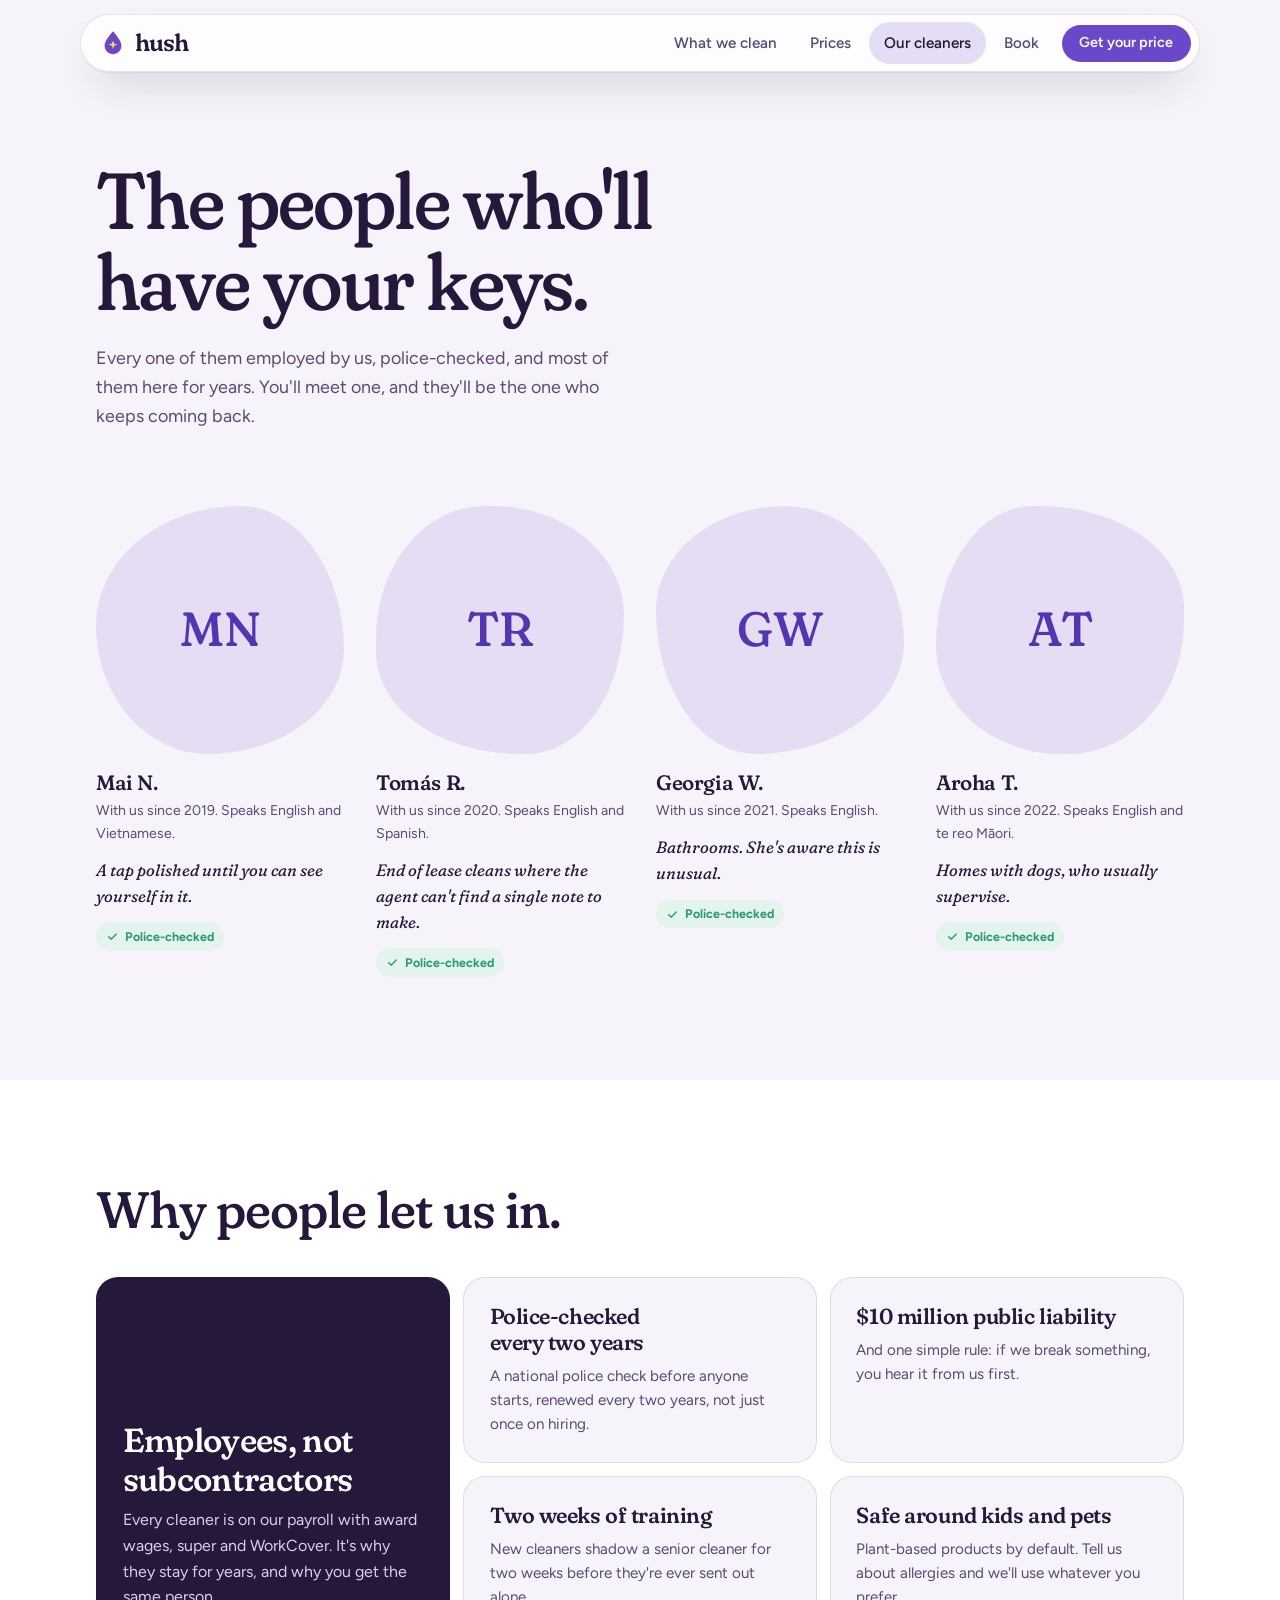
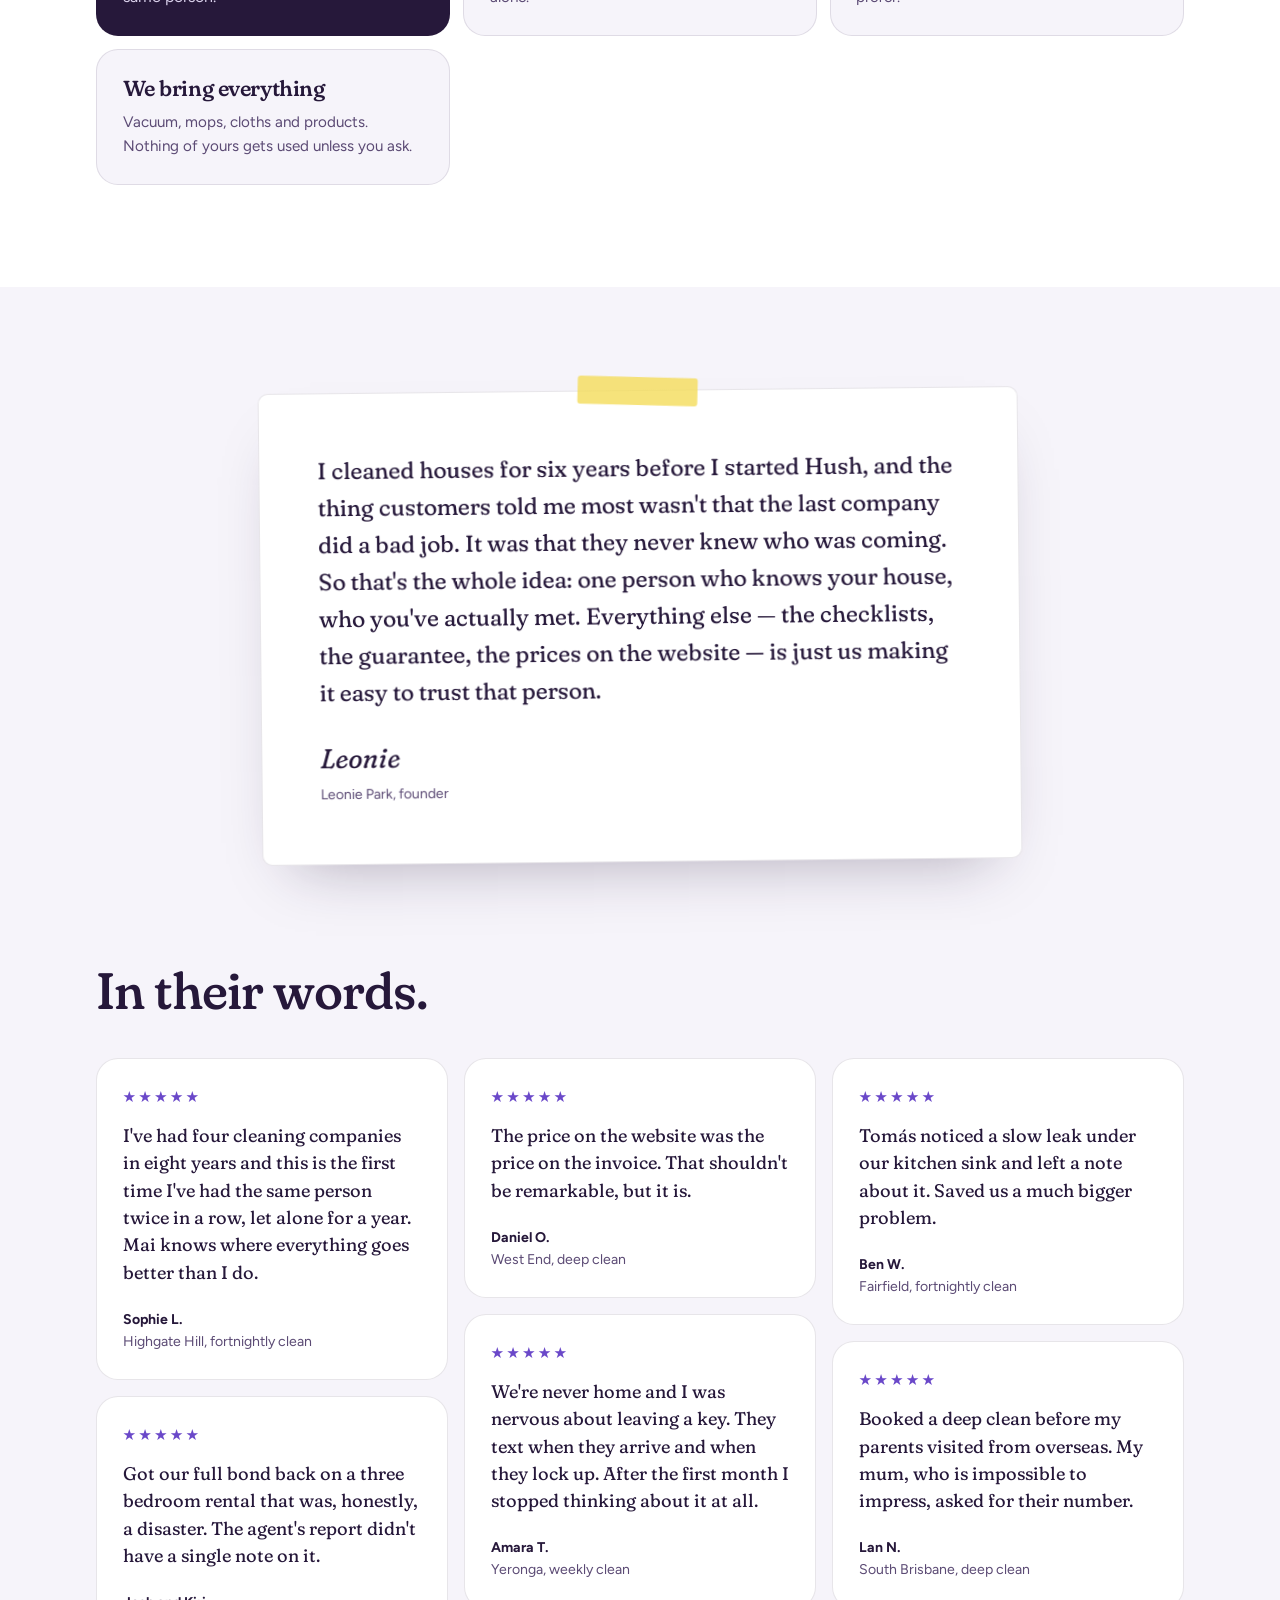
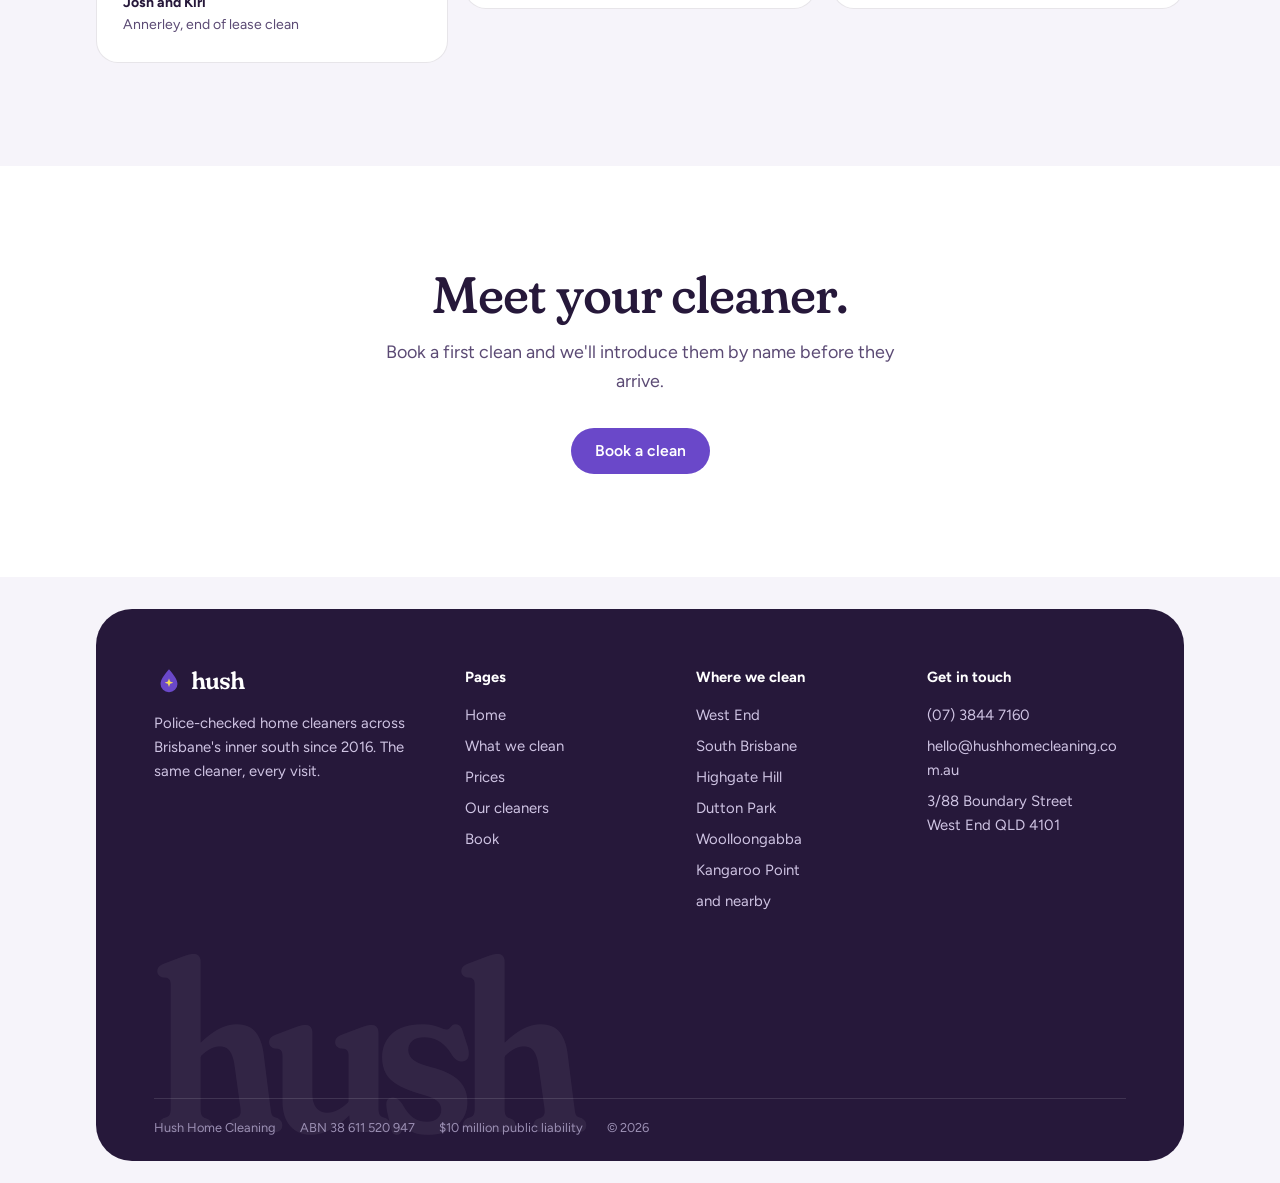
<file: demos/hush/about.html>
<!DOCTYPE html>
<html lang="en-AU">
<head>
<meta charset="UTF-8">
<meta name="viewport" content="width=device-width, initial-scale=1">
<title>Our cleaners — Hush Home Cleaning</title>
<meta name="description" content="Meet the police-checked, fully employed cleaners who will look after your home.">
<link rel="icon" href="data:image/svg+xml,%3Csvg xmlns='http://www.w3.org/2000/svg' viewBox='0 0 32 32'%3E%3Cpath fill='%236A48C9' d='M16 3.5c5 6 9 10.9 9 15.6a9 9 0 0 1-18 0C7 14.4 11 9.5 16 3.5z'/%3E%3Cpath fill='%23F4DC5A' d='M16 13.2l1.2 3.4 3.4 1.2-3.4 1.2L16 22.4l-1.2-3.4-3.4-1.2 3.4-1.2z'/%3E%3C/svg%3E">
<link rel="preconnect" href="https://fonts.googleapis.com">
<link rel="preconnect" href="https://fonts.gstatic.com" crossorigin>
<link href="https://fonts.googleapis.com/css2?family=Figtree:ital,wght@0,300..800;1,300..800&family=Fraunces:ital,opsz,wght,SOFT@0,9..144,300..700,0..100;1,9..144,300..700,0..100&display=swap" rel="stylesheet">
<link rel="stylesheet" href="styles.css">
<script>document.documentElement.classList.add('js')</script>
</head>
<body data-page="about">
<a class="skip" href="#main">Skip to content</a>
<header class="nav">
  <a class="brand" href="index.html" aria-label="Hush Home Cleaning, home"><svg class="mark" viewBox="0 0 32 32" aria-hidden="true"><path class="drop" d="M16 3.5c5 6 9 10.9 9 15.6a9 9 0 0 1-18 0C7 14.4 11 9.5 16 3.5z"/><path class="spk" d="M16 13.2l1.2 3.4 3.4 1.2-3.4 1.2L16 22.4l-1.2-3.4-3.4-1.2 3.4-1.2z"/></svg><span data-bind="business.shortName">hush</span></a>
  <nav class="links" aria-label="Main">
    <a href="services.html">What we clean</a>
    <a href="pricing.html">Prices</a>
    <a href="about.html" aria-current="page"><span class="nav-ind"></span>Our cleaners</a>
    <a href="book.html">Book</a>
  </nav>
  <a class="btn sm navcta" href="pricing.html">Get your price</a>
  <button class="burger" type="button" aria-label="Open menu" aria-expanded="false"><span></span></button>
</header>

<main id="main">
<section class="phero">
  <div class="wrap">
    <h1>The people who'll have your keys.</h1>
    <p class="lede">Every one of them employed by us, police-checked, and most of them here for years. You'll meet one, and they'll be the one who keeps coming back.</p>
  </div>
</section>

<section class="sec flush-top">
  <div class="wrap"><div class="team" id="team"></div></div>
</section>

<section class="sec tint">
  <div class="wrap">
    <h2>Why people let us in.</h2>
    <div class="bento" id="pillars"></div>
  </div>
</section>

<section class="sec">
  <div class="wrap"><div class="letter" id="letter"></div></div>
</section>

<section class="sec flush-top">
  <div class="wrap">
    <h2>In their words.</h2>
    <div class="wall" id="wall"></div>
  </div>
</section>

<section class="sec cta tint">
  <div class="wrap">
    <h2>Meet your cleaner.</h2>
    <p class="lede">Book a first clean and we'll introduce them by name before they arrive.</p>
    <a class="btn" href="book.html">Book a clean</a>
  </div>
</section>
</main>

<footer class="foot" id="foot"></footer>
<script src="site.js"></script>
</body>
</html>
</file>
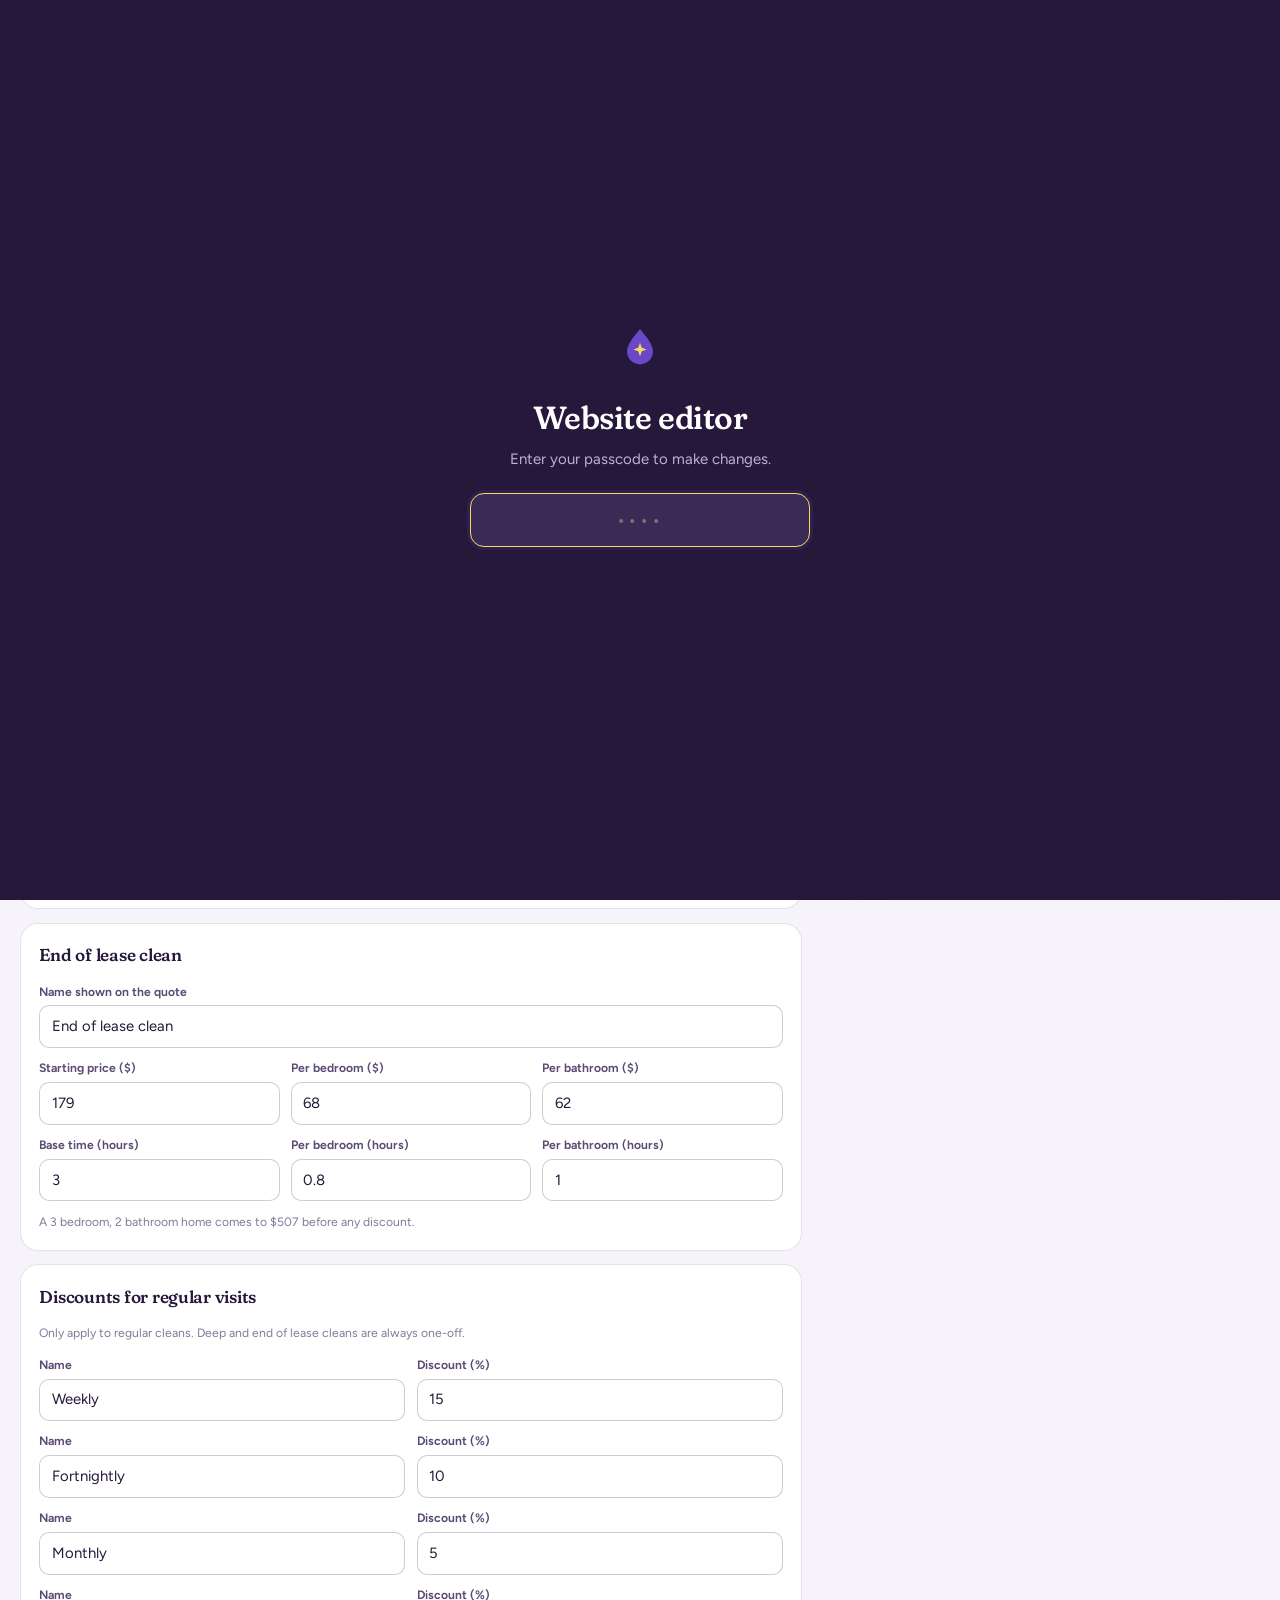
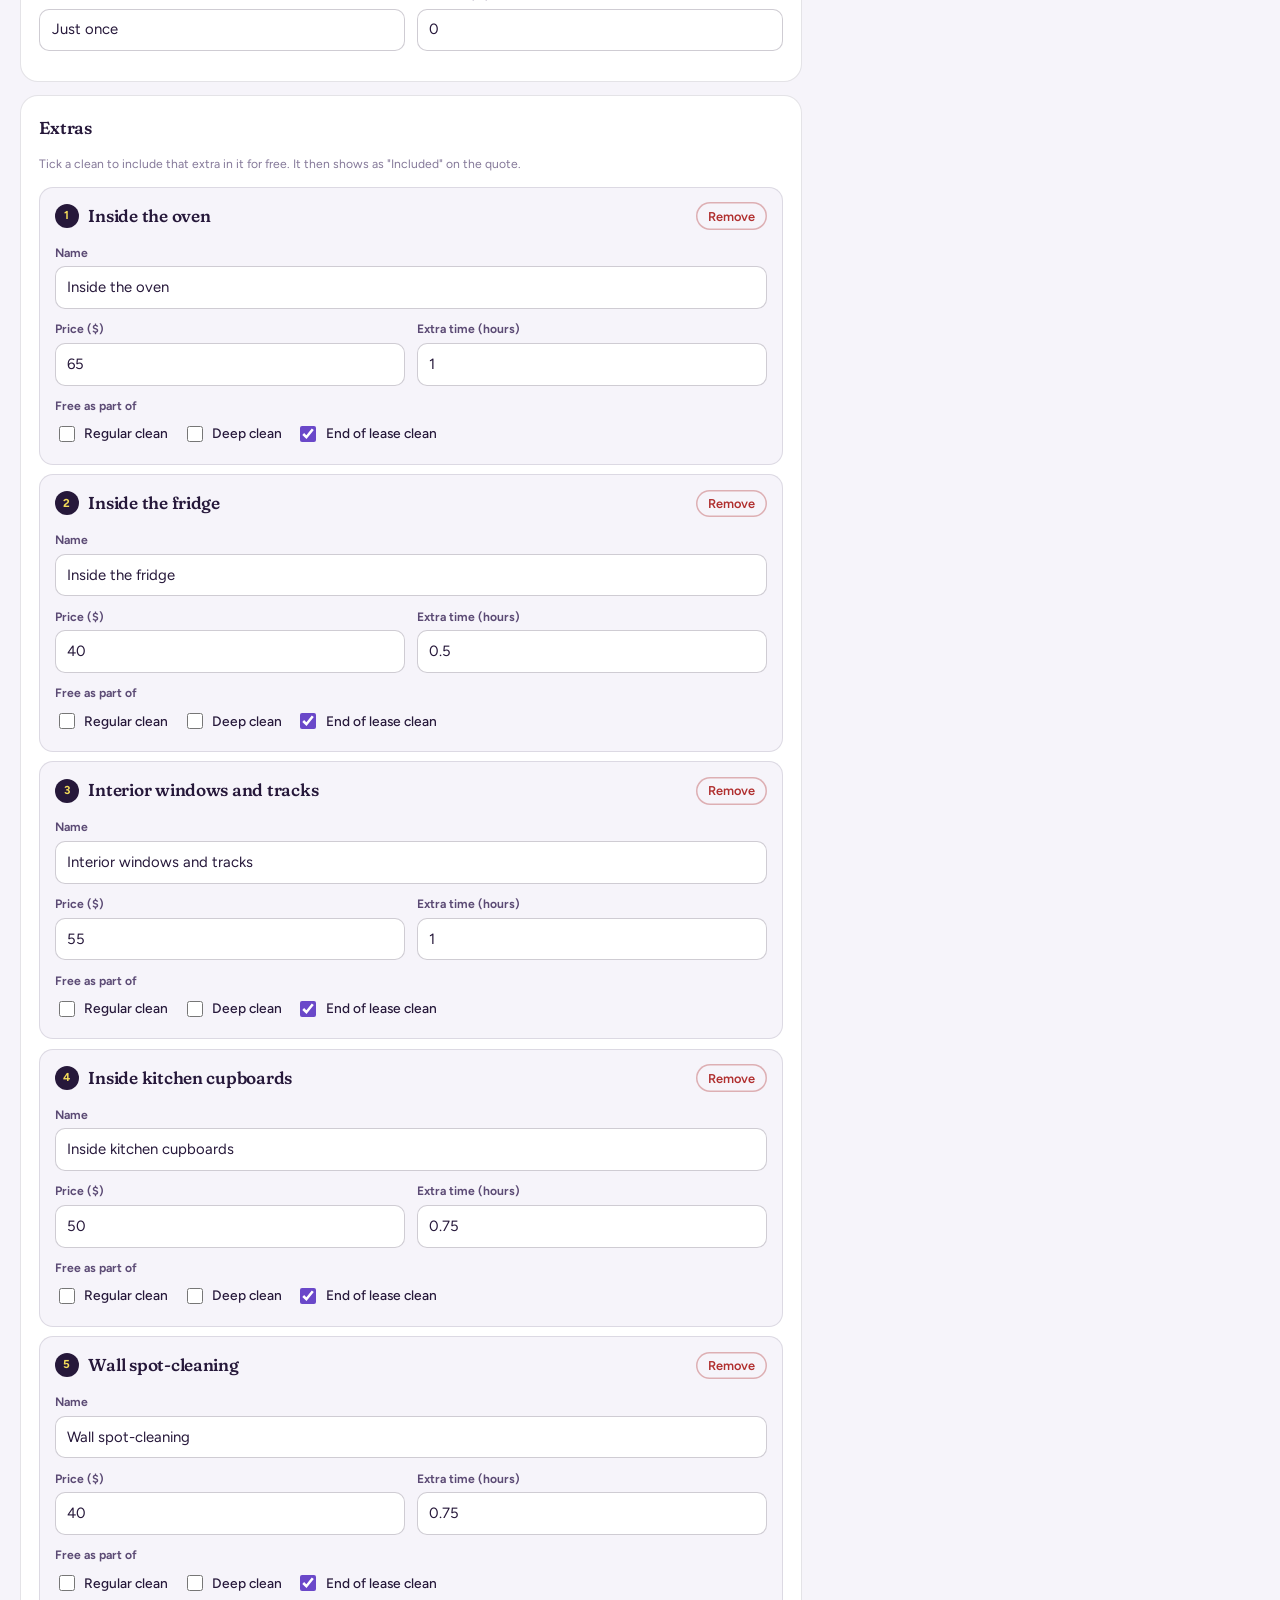
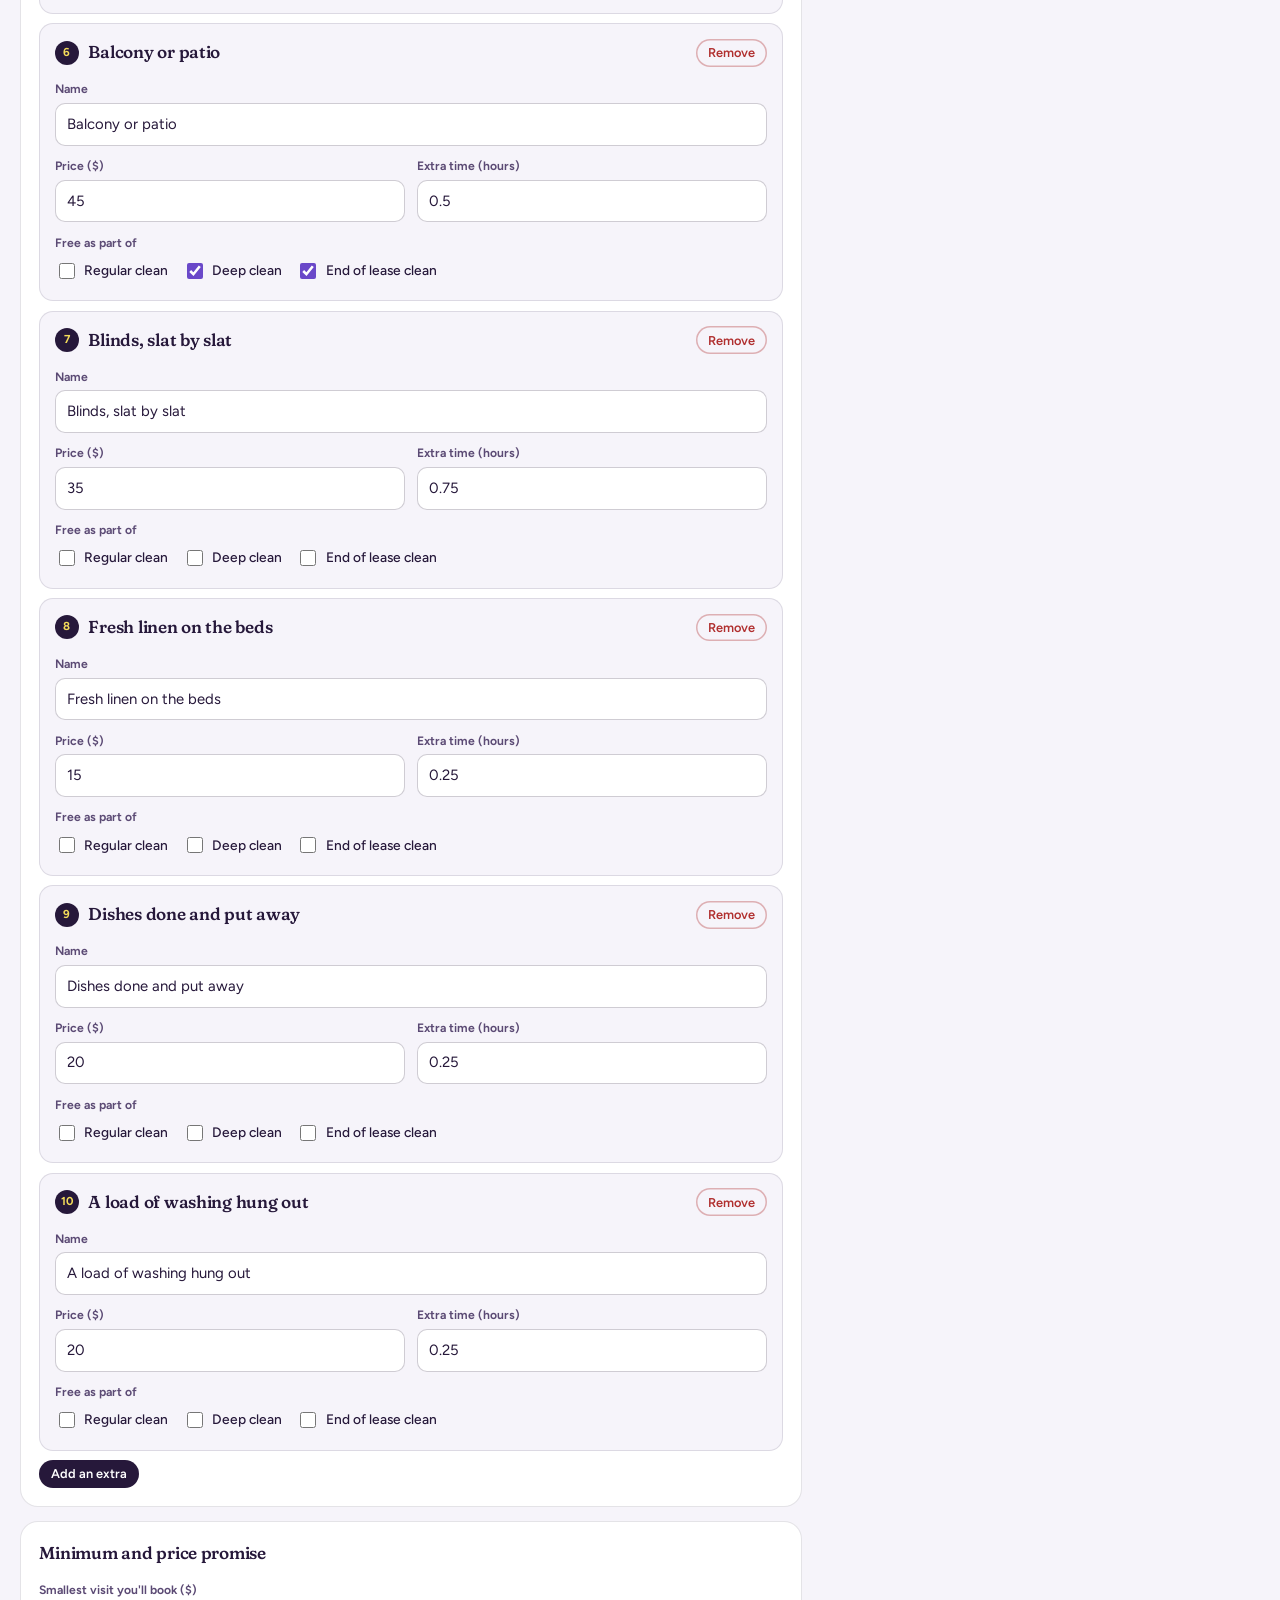
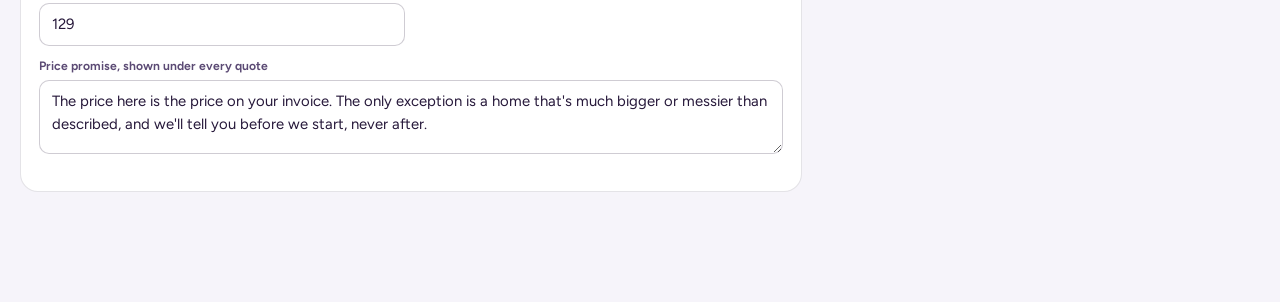
<file: demos/hush/admin.html>
<!DOCTYPE html>
<html lang="en-AU">
<head>
<meta charset="UTF-8">
<meta name="viewport" content="width=device-width, initial-scale=1">
<title>Website editor — Hush Home Cleaning</title>
<meta name="robots" content="noindex, nofollow">
<link rel="preconnect" href="https://fonts.googleapis.com">
<link rel="preconnect" href="https://fonts.gstatic.com" crossorigin>
<link href="https://fonts.googleapis.com/css2?family=Figtree:wght@300..800&family=Fraunces:opsz,wght,SOFT@9..144,300..700,0..100&display=swap" rel="stylesheet">
<style>
:root{
  --mist:#F6F4FA;--lav:#E4DDF3;--lav-2:#D3C8EC;--plum:#26183A;--plum-2:#3B2A55;--plum-3:#5B4A74;--plum-4:#857999;
  --violet:#6A48C9;--violet-pale:#EFEAFB;--lemon:#F4DC5A;--leaf:#2C9A74;--warn:#B02F2F;
  --line:rgba(38,24,58,.12);--line-2:rgba(38,24,58,.22);
}
*{box-sizing:border-box}
[hidden]{display:none !important}
body{margin:0;background:var(--mist);color:var(--plum);font-family:'Figtree',system-ui,sans-serif;font-size:15px;line-height:1.55;-webkit-font-smoothing:antialiased}
h1,h2,h3{font-family:'Fraunces',Georgia,serif;font-variation-settings:'SOFT' 100;font-weight:550;margin:0;letter-spacing:-.015em}
h3{font-size:1.08rem}
:focus-visible{outline:3px solid var(--violet);outline-offset:2px}

#gate{position:fixed;inset:0;z-index:50;background:var(--plum);display:grid;place-items:center;padding:1.5rem}
#gate .box{width:100%;max-width:340px;text-align:center}
#gate svg{width:46px;height:46px;margin:0 auto 1rem}
#gate h1{color:#fff;font-size:2rem;margin-bottom:.3rem}
#gate p{color:#BDB1D6;margin:0 0 1.4rem}
#gate input{width:100%;padding:.95rem;border-radius:14px;border:1.5px solid rgba(255,255,255,.2);background:var(--plum-2);color:#fff;font:600 1.1rem 'Figtree',sans-serif;text-align:center;letter-spacing:.2em}
#gate input:focus{outline:none;border-color:var(--lemon)}
#gateErr{color:#FF9D9D;font-size:.88rem;min-height:1.3em;margin-top:.7rem}

header{position:sticky;top:0;z-index:20;background:var(--plum);color:#fff}
.bar{max-width:1500px;margin:0 auto;padding:.8rem 1.25rem;display:flex;align-items:center;gap:1rem;flex-wrap:wrap}
.bar h1{font-size:1.25rem;margin-right:auto}
.bar h1 small{display:block;font-family:'Figtree',sans-serif;font-size:.75rem;font-weight:500;color:#BDB1D6;letter-spacing:0}
.saved{font-size:.82rem;color:#BDB1D6;min-width:6rem;text-align:right}
.saved.ok{color:#8FE0BF}
.tabs{background:var(--plum-2);overflow-x:auto}
.tabs-in{max-width:1500px;margin:0 auto;display:flex;gap:.2rem;padding:.45rem 1.25rem}
.tab{background:none;border:none;cursor:pointer;white-space:nowrap;font:600 .86rem 'Figtree',sans-serif;color:#CFC4E3;padding:.55rem .95rem;border-radius:999px}
.tab:hover{color:#fff;background:rgba(255,255,255,.08)}
.tab.on{background:var(--lemon);color:var(--plum)}

.btn{display:inline-flex;align-items:center;justify-content:center;gap:.45rem;padding:.62rem 1.1rem;border:none;border-radius:999px;cursor:pointer;background:var(--violet);color:#fff;font:600 .87rem 'Figtree',sans-serif;text-decoration:none;transition:filter .15s,transform .15s}
.btn:hover{filter:brightness(1.08)}
.btn:active{transform:scale(.97)}
.btn.dark{background:var(--plum)}
.btn.lemon{background:var(--lemon);color:var(--plum)}
.btn.ghost{background:transparent;color:#fff;box-shadow:inset 0 0 0 1.5px rgba(255,255,255,.3)}
.btn.soft{background:#fff;color:var(--plum);box-shadow:inset 0 0 0 1.5px var(--line-2)}
.btn.danger{background:transparent;color:var(--warn);box-shadow:inset 0 0 0 1.5px rgba(176,47,47,.35)}
.btn.sm{padding:.4rem .75rem;font-size:.8rem}
.btn[disabled]{opacity:.55;pointer-events:none}
.spin{width:13px;height:13px;border-radius:50%;border:2px solid rgba(255,255,255,.35);border-top-color:#fff;animation:spin .7s linear infinite}
@keyframes spin{to{transform:rotate(360deg)}}

main{max-width:1500px;margin:0 auto;padding:1.5rem 1.25rem 6rem;display:grid;grid-template-columns:minmax(0,1fr) minmax(0,430px);gap:1.75rem;align-items:start}
@media (max-width:1150px){main{grid-template-columns:1fr}.preview{display:none}}
.panel{display:none}
.panel.on{display:block}
.hint{background:#fff;border-left:4px solid var(--lemon);border-radius:0 12px 12px 0;padding:.9rem 1.1rem;font-size:.9rem;color:var(--plum-3);margin-bottom:1.2rem}
.hint b{color:var(--plum)}
.item{background:#fff;border:1px solid var(--line);border-radius:18px;padding:1.15rem;margin-bottom:.85rem}
.sub{background:var(--mist);border:1px solid var(--line);border-radius:14px;padding:.9rem;margin-bottom:.6rem}
.item-head{display:flex;align-items:center;gap:.6rem;margin-bottom:.85rem}
.item-head h3{margin-right:auto}
.item-head .n{width:24px;height:24px;border-radius:50%;display:grid;place-items:center;background:var(--plum);color:var(--lemon);font-size:.72rem;font-weight:700;flex:none}
.grid2{display:grid;grid-template-columns:1fr 1fr;gap:.7rem}
.grid3{display:grid;grid-template-columns:1fr 1fr 1fr;gap:.7rem}
.grid4{display:grid;grid-template-columns:repeat(4,1fr);gap:.7rem}
@media (max-width:760px){.grid2,.grid3,.grid4{grid-template-columns:1fr}}
.fld{margin-bottom:.7rem}
label,.lab{display:block;font-size:.76rem;font-weight:650;color:var(--plum-3);margin-bottom:.25rem}
input[type=text],input[type=tel],input[type=email],input[type=number],input[type=time],textarea{
  width:100%;padding:.55rem .7rem;border:1.5px solid var(--line-2);border-radius:10px;background:#fff;color:var(--plum);font:inherit;font-size:.93rem
}
input:focus,textarea:focus{outline:none;border-color:var(--violet);box-shadow:0 0 0 3px rgba(106,72,201,.14)}
textarea{min-height:74px;resize:vertical}
.help{font-size:.76rem;color:var(--plum-4);margin-top:.25rem}
.chk{display:inline-flex;align-items:center;gap:.4rem;font-size:.86rem;margin:.2rem .9rem .2rem 0;font-weight:500;color:var(--plum)}
.chk input{width:16px;height:16px;accent-color:var(--violet)}
.listrow{display:flex;gap:.45rem;align-items:center;margin-bottom:.4rem}
.listrow input{flex:1}
.addrow{display:flex;gap:.45rem;margin-top:.5rem}
.addrow input{flex:1}
.hoursrow{display:grid;grid-template-columns:110px 1fr 1fr 90px;gap:.6rem;align-items:end;margin-bottom:.4rem}
@media (max-width:760px){.hoursrow{grid-template-columns:1fr 1fr}}
.preview{position:sticky;top:120px}
.prevbar{display:flex;gap:.5rem;align-items:center;margin-bottom:.6rem}
.prevbar select{flex:1;padding:.45rem .6rem;border-radius:10px;border:1.5px solid var(--line-2);font:inherit;font-size:.86rem;background:#fff;color:var(--plum)}
.phone{border:10px solid var(--plum);border-radius:30px;overflow:hidden;background:var(--plum);box-shadow:0 24px 50px -24px rgba(38,24,58,.45)}
.phone iframe{display:block;width:100%;height:640px;border:none;background:var(--mist)}
.savebar{position:fixed;left:0;right:0;bottom:0;z-index:30;background:var(--plum);padding:.75rem 1.25rem}
.savebar-in{max-width:1500px;margin:0 auto;display:flex;gap:.6rem;align-items:center;flex-wrap:wrap}
.savebar .msg{margin-right:auto;font-size:.85rem;color:#CFC4E3}
.savebar .msg b{color:var(--lemon)}
.ok{color:var(--leaf);font-weight:650}
.bad{color:var(--warn);font-weight:650}
.modal{position:fixed;inset:0;z-index:60;display:none;place-items:center;padding:1.25rem;background:rgba(38,24,58,.6)}
.modal.on{display:grid}
.modal-box{background:#fff;border-radius:20px;max-width:480px;width:100%;padding:1.6rem}
.modal-box h2{font-size:1.5rem;margin-bottom:.5rem}
.modal-box p{color:var(--plum-3);margin:0 0 1.2rem}
.actions{display:flex;gap:.6rem;flex-wrap:wrap;margin-top:1rem}
</style>
</head>
<body>

<div id="gate">
  <div class="box">
    <svg viewBox="0 0 32 32" aria-hidden="true"><path fill="#6A48C9" d="M16 3.5c5 6 9 10.9 9 15.6a9 9 0 0 1-18 0C7 14.4 11 9.5 16 3.5z"/><path fill="#F4DC5A" d="M16 13.2l1.2 3.4 3.4 1.2-3.4 1.2L16 22.4l-1.2-3.4-3.4-1.2 3.4-1.2z"/></svg>
    <h1>Website editor</h1>
    <p>Enter your passcode to make changes.</p>
    <input id="pass" type="password" inputmode="numeric" autocomplete="off" aria-label="Passcode" placeholder="••••">
    <div id="gateErr" role="alert"></div>
  </div>
</div>

<header>
  <div class="bar">
    <h1>Hush Home Cleaning<small>Website editor</small></h1>
    <span class="saved" id="savedMsg"></span>
    <a class="btn ghost sm" id="openSite" href="index.html?preview=1" target="_blank" rel="noopener">Open site with my changes</a>
  </div>
</header>
<div class="tabs"><div class="tabs-in" id="tabs"></div></div>

<main>
  <div>
    <section class="panel on" data-panel="prices">
      <div class="hint"><b>Every price on the website comes from here.</b> The quick price on the home page, the "from" prices, the quote builder and the booking summary all update together. Prices are in dollars, times are in hours.</div>
      <div id="svcPriceEditor"></div>
      <div class="item">
        <div class="item-head"><h3>Discounts for regular visits</h3></div>
        <p class="help" style="margin:0 0 .8rem">Only apply to regular cleans. Deep and end of lease cleans are always one-off.</p>
        <div id="freqEditor"></div>
      </div>
      <div class="item">
        <div class="item-head"><h3>Extras</h3></div>
        <p class="help" style="margin:0 0 .8rem">Tick a clean to include that extra in it for free. It then shows as "Included" on the quote.</p>
        <div id="extrasEditor"></div>
        <button class="btn dark sm" id="addExtra" type="button">Add an extra</button>
      </div>
      <div class="item">
        <div class="item-head"><h3>Minimum and price promise</h3></div>
        <div class="grid2">
          <div class="fld"><label for="minPrice">Smallest visit you'll book ($)</label><input id="minPrice" type="number" min="0" step="1"></div>
        </div>
        <div class="fld"><label for="promise">Price promise, shown under every quote</label><textarea id="promise" data-path="pricing.promise"></textarea></div>
      </div>
    </section>

    <section class="panel" data-panel="details">
      <div class="hint"><b>Phone, email, address and hours.</b> Changing the hours also changes the "office open" light on the booking page.</div>
      <div class="item">
        <div class="item-head"><h3>Business details</h3></div>
        <div class="grid2">
          <div class="fld"><label>Business name</label><input type="text" data-path="business.name"></div>
          <div class="fld"><label>Short name (the logo)</label><input type="text" data-path="business.shortName"></div>
          <div class="fld"><label>Phone, as shown</label><input type="text" data-path="business.phone"></div>
          <div class="fld"><label>Phone, for dialling</label><input type="tel" data-path="business.phoneLink"><div class="help">Starts with +61, no spaces.</div></div>
          <div class="fld"><label>Email</label><input type="email" data-path="business.email"></div>
          <div class="fld"><label>Year started</label><input type="text" data-path="business.established"></div>
          <div class="fld"><label>Address line 1</label><input type="text" data-path="business.addressLine1"></div>
          <div class="fld"><label>Address line 2</label><input type="text" data-path="business.addressLine2"></div>
          <div class="fld"><label>ABN</label><input type="text" data-path="business.abn"></div>
          <div class="fld"><label>Insurance line</label><input type="text" data-path="business.insurance"></div>
        </div>
        <div class="fld"><label>How quickly you confirm bookings</label><input type="text" data-path="business.responseTime"></div>
      </div>
      <div class="item"><div class="item-head"><h3>Office hours</h3></div><div id="hoursEditor"></div></div>
      <div class="item"><div class="item-head"><h3>Suburbs you clean in</h3></div><div id="suburbsEditor"></div></div>
    </section>

    <section class="panel" data-panel="home">
      <div class="hint">The first thing anyone reads. Keep the headline to one plain sentence about what they get.</div>
      <div class="item">
        <div class="fld"><label>Headline</label><textarea data-path="hero.headline"></textarea></div>
        <div class="fld"><label>Opening paragraph</label><textarea data-path="hero.lede"></textarea></div>
      </div>
      <div class="item"><div class="item-head"><h3>The four facts under the window</h3></div><div id="statsEditor"></div></div>
      <div class="item"><div class="item-head"><h3>Questions people worry about</h3></div><div id="worriesEditor"></div><button class="btn dark sm" id="addWorry" type="button">Add a question</button></div>
      <div class="item"><div class="item-head"><h3>The four steps</h3></div><div id="stepsEditor"></div></div>
      <div class="item"><div class="item-head"><h3>Guarantees</h3></div><div id="guaranteesEditor"></div></div>
    </section>

    <section class="panel" data-panel="services">
      <div class="hint">How each kind of clean is described. Prices for these live under <b>Prices</b>.</div>
      <div id="servicesEditor"></div>
    </section>

    <section class="panel" data-panel="rooms">
      <div class="hint"><b>The room-by-room checklist.</b> A deep clean shows everything in "every clean" plus its own list, and an end of lease clean shows all three.</div>
      <div id="roomsEditor"></div>
    </section>

    <section class="panel" data-panel="team">
      <div class="hint">Initials show in the shape on each card. Send photos over and they can replace the initials.</div>
      <div id="teamEditor"></div>
      <button class="btn dark" id="addMate" type="button">Add a cleaner</button>
    </section>

    <section class="panel" data-panel="trust">
      <div class="hint">The reasons people trust you, the note from the founder, and the things you don't do.</div>
      <div class="item"><div class="item-head"><h3>Reasons to trust you</h3></div><div id="pillarsEditor"></div><button class="btn dark sm" id="addPillar" type="button">Add a reason</button></div>
      <div class="item">
        <div class="item-head"><h3>Note from the founder</h3></div>
        <div class="grid2">
          <div class="fld"><label>Name</label><input type="text" data-path="founder.name"></div>
          <div class="fld"><label>Role</label><input type="text" data-path="founder.role"></div>
        </div>
        <div class="fld"><label>The note</label><textarea data-path="founder.note" style="min-height:140px"></textarea></div>
      </div>
      <div class="item"><div class="item-head"><h3>What you don't do</h3></div><div id="dontEditor"></div></div>
    </section>

    <section class="panel" data-panel="reviews">
      <div class="hint">Only use reviews people actually left you, copied word for word.</div>
      <div id="reviewsEditor"></div>
      <button class="btn dark" id="addReview" type="button">Add a review</button>
    </section>

    <section class="panel" data-panel="faq">
      <div class="hint">Shown on the booking page. Every question answered here is one less phone call.</div>
      <div id="faqEditor"></div>
      <button class="btn dark" id="addFaq" type="button">Add a question</button>
    </section>

    <section class="panel" data-panel="publish">
      <div class="hint">Your changes are saved on this device as you type. Publishing puts them on the live website for everyone.</div>
      <div class="item">
        <div class="item-head"><h3>Publish to the live site</h3></div>
        <p style="margin:0;color:var(--plum-3)">It's usually live within about a minute.</p>
        <div class="actions"><button class="btn" id="doPublish" type="button">Publish now</button></div>
        <p id="pubStatus" style="margin:.9rem 0 0"></p>
      </div>
      <div class="item">
        <div class="item-head"><h3>Or send the file to your web person</h3></div>
        <p style="margin:0;color:var(--plum-3)">Download your changes as a file and email it over. They'll upload it for you.</p>
        <div class="actions">
          <button class="btn dark" id="download" type="button">Download content.json</button>
          <button class="btn danger" id="reset" type="button">Undo all my changes</button>
        </div>
      </div>
    </section>
  </div>

  <aside class="preview">
    <div class="prevbar">
      <select id="prevPage" aria-label="Page to preview">
        <option value="index.html">Home</option>
        <option value="services.html">What we clean</option>
        <option value="pricing.html">Prices</option>
        <option value="about.html">Our cleaners</option>
        <option value="book.html">Book</option>
      </select>
      <button class="btn soft sm" id="refreshPrev" type="button">Refresh</button>
    </div>
    <div class="phone"><iframe id="prev" title="Preview of the website" src="index.html"></iframe></div>
  </aside>
</main>

<div class="savebar">
  <div class="savebar-in">
    <span class="msg">Saved on this device as you type. Go to <b>Publish</b> to put changes live.</span>
    <button class="btn lemon" id="jumpPublish" type="button">Publish changes</button>
  </div>
</div>

<div class="modal" id="modal"><div class="modal-box" id="modalBox"></div></div>

<script>
(() => {
'use strict';

/* This stops a customer wandering in. It isn't real security: anyone can
   read this file. The same passcode must be set as ADMIN_PASSCODE in Netlify,
   and that one does protect publishing. */
const PASSCODE = '5829';
const STORE = 'hush-content';

let data = null, original = null;
const $ = (s, r = document) => r.querySelector(s);
const $$ = (s, r = document) => Array.from(r.querySelectorAll(s));
const esc = t => { const d = document.createElement('div'); d.textContent = t == null ? '' : String(t); return d.innerHTML; };
const dig = (o, p) => p.split('.').reduce((a, k) => (a == null ? a : a[k]), o);
const put = (o, p, v) => { const ks = p.split('.'), last = ks.pop(); ks.reduce((a, k) => (a[k] = a[k] || {}), o)[last] = v; };
const num = v => { const n = parseFloat(v); return isNaN(n) ? 0 : n; };

/* ---------- gate ---------- */
const gate = $('#gate'), pass = $('#pass');
if (sessionStorage.getItem('hush-auth') === '1') gate.hidden = true;
else setTimeout(() => pass.focus(), 150);
pass.addEventListener('keydown', e => {
  if (e.key !== 'Enter') return;
  if (pass.value === PASSCODE) { sessionStorage.setItem('hush-auth', '1'); gate.hidden = true; }
  else { $('#gateErr').textContent = "That's not the passcode. Try again."; pass.value = ''; }
});

/* ---------- load ---------- */
fetch('content.json', { cache: 'no-store' })
  .then(r => (r.ok ? r.json() : Promise.reject()))
  .then(j => { original = clone(j); start(j); })
  .catch(() => {
    $('main').innerHTML = '<div class="hint" style="border-color:var(--warn)"><b>This page can\u2019t read content.json.</b> Open it through the website\u2019s address rather than by double-clicking the file. To try it on your own computer, run <code>python3 -m http.server</code> in this folder and go to <code>localhost:8000/admin.html</code>.</div>';
  });
function clone(o) { return JSON.parse(JSON.stringify(o)); }
function start(j) {
  let local = null;
  try { local = JSON.parse(localStorage.getItem(STORE)); } catch (e) { /* ignore */ }
  data = local && local.business ? local : j;
  buildTabs(); bindFields(); renderAll();
}

/* ---------- tabs ---------- */
const TABS = [['prices', 'Prices'], ['details', 'Details and hours'], ['home', 'Home page'], ['services', 'Kinds of clean'],
  ['rooms', 'Room checklists'], ['team', 'Cleaners'], ['trust', 'Trust and honesty'], ['reviews', 'Reviews'], ['faq', 'Questions'], ['publish', 'Publish']];
function buildTabs() {
  $('#tabs').innerHTML = TABS.map(([k, l], i) => `<button class="tab${i === 0 ? ' on' : ''}" type="button" data-tab="${k}">${esc(l)}</button>`).join('');
  $$('.tab').forEach(b => b.addEventListener('click', () => goTab(b.dataset.tab)));
}
function goTab(k) {
  $$('.tab').forEach(b => b.classList.toggle('on', b.dataset.tab === k));
  $$('.panel').forEach(p => p.classList.toggle('on', p.dataset.panel === k));
  window.scrollTo({ top: 0, behavior: 'smooth' });
}
$('#jumpPublish').addEventListener('click', () => goTab('publish'));

/* ---------- saving and preview ---------- */
let t = null;
function save() {
  try { localStorage.setItem(STORE, JSON.stringify(data)); } catch (e) { /* ignore */ }
  const m = $('#savedMsg'); m.textContent = 'Saved'; m.classList.add('ok');
  clearTimeout(t);
  t = setTimeout(() => { m.textContent = ''; m.classList.remove('ok'); refreshPrev(); }, 700);
}
function refreshPrev() { const f = $('#prev'); f.src = $('#prevPage').value + '?t=' + Date.now(); }
$('#prevPage').addEventListener('change', refreshPrev);
$('#refreshPrev').addEventListener('click', refreshPrev);

function bindFields() {
  $$('[data-path]').forEach(el => {
    const v = dig(data, el.dataset.path);
    el.value = v == null ? '' : v;
    el.oninput = () => { put(data, el.dataset.path, el.value); save(); };
  });
  const mp = $('#minPrice');
  mp.value = data.pricing.minimum;
  mp.oninput = () => { data.pricing.minimum = num(mp.value); save(); };
}

/* ---------- builders ---------- */
function field(label, val, set, type, attrs) {
  const w = document.createElement('div'); w.className = 'fld';
  const id = 'f' + Math.random().toString(36).slice(2, 9);
  w.innerHTML = `<label for="${id}">${esc(label)}</label>`;
  const i = document.createElement(type === 'area' ? 'textarea' : 'input');
  i.id = id;
  if (type !== 'area') i.type = type || 'text';
  Object.assign(i, attrs || {});
  i.value = val == null ? '' : val;
  i.addEventListener('input', () => { set(type === 'number' ? num(i.value) : i.value); save(); });
  w.appendChild(i);
  return w;
}
function shell(title, n, onRemove, cls) {
  const d = document.createElement('div'); d.className = cls || 'item';
  const h = document.createElement('div'); h.className = 'item-head';
  h.innerHTML = (n != null ? `<span class="n">${n}</span>` : '') + `<h3>${esc(title)}</h3>`;
  if (onRemove) {
    const b = document.createElement('button'); b.type = 'button'; b.className = 'btn danger sm'; b.textContent = 'Remove';
    b.addEventListener('click', onRemove); h.appendChild(b);
  }
  d.appendChild(h);
  return d;
}
function grid(cls, ...kids) { const g = document.createElement('div'); g.className = cls; kids.forEach(k => g.appendChild(k)); return g; }
function stringList(host, arr, placeholder) {
  const redraw = () => {
    host.innerHTML = '';
    arr.forEach((v, i) => {
      const row = document.createElement('div'); row.className = 'listrow';
      const inp = document.createElement('input'); inp.type = 'text'; inp.value = v; inp.setAttribute('aria-label', placeholder);
      inp.addEventListener('input', () => { arr[i] = inp.value; save(); });
      const del = document.createElement('button'); del.type = 'button'; del.className = 'btn danger sm'; del.textContent = 'Remove';
      del.addEventListener('click', () => { arr.splice(i, 1); redraw(); save(); });
      row.append(inp, del); host.appendChild(row);
    });
    const add = document.createElement('div'); add.className = 'addrow';
    const ni = document.createElement('input'); ni.type = 'text'; ni.placeholder = placeholder; ni.setAttribute('aria-label', placeholder);
    const nb = document.createElement('button'); nb.type = 'button'; nb.className = 'btn dark sm'; nb.textContent = 'Add';
    const commit = () => { if (!ni.value.trim()) return; arr.push(ni.value.trim()); redraw(); save(); host.querySelector('.addrow input').focus(); };
    nb.addEventListener('click', commit);
    ni.addEventListener('keydown', e => { if (e.key === 'Enter') { e.preventDefault(); commit(); } });
    add.append(ni, nb); host.appendChild(add);
  };
  redraw();
}

/* ---------- prices ---------- */
function renderPrices() {
  const host = $('#svcPriceEditor'); host.innerHTML = '';
  Object.entries(data.pricing.services).forEach(([key, s]) => {
    const name = (data.services.find(x => x.key === key) || {}).name || key;
    const d = shell(name, null, null);
    d.appendChild(field('Name shown on the quote', s.label, v => { s.label = v; }));
    d.appendChild(grid('grid3',
      field('Starting price ($)', s.base, v => { s.base = v; }, 'number', { min: 0, step: 1 }),
      field('Per bedroom ($)', s.perBedroom, v => { s.perBedroom = v; }, 'number', { min: 0, step: 1 }),
      field('Per bathroom ($)', s.perBathroom, v => { s.perBathroom = v; }, 'number', { min: 0, step: 1 })));
    d.appendChild(grid('grid3',
      field('Base time (hours)', s.baseHours, v => { s.baseHours = v; }, 'number', { min: 0, step: 0.25 }),
      field('Per bedroom (hours)', s.hoursPerBedroom, v => { s.hoursPerBedroom = v; }, 'number', { min: 0, step: 0.05 }),
      field('Per bathroom (hours)', s.hoursPerBathroom, v => { s.hoursPerBathroom = v; }, 'number', { min: 0, step: 0.05 })));
    const ex = document.createElement('p'); ex.className = 'help'; ex.style.margin = '0';
    const upd = () => { ex.textContent = `A 3 bedroom, 2 bathroom home comes to $${Math.round(s.base + 3 * s.perBedroom + 2 * s.perBathroom)} before any discount.`; };
    upd(); d.addEventListener('input', upd); d.appendChild(ex);
    host.appendChild(d);
  });

  const fh = $('#freqEditor'); fh.innerHTML = '';
  data.pricing.frequencies.forEach(f => {
    fh.appendChild(grid('grid2',
      field('Name', f.label, v => { f.label = v; }),
      field('Discount (%)', f.discount, v => { f.discount = v; }, 'number', { min: 0, max: 100, step: 1 })));
  });

  const eh = $('#extrasEditor'); eh.innerHTML = '';
  data.pricing.extras.forEach((x, i) => {
    const d = shell(x.label || 'New extra', i + 1, () => { data.pricing.extras.splice(i, 1); renderPrices(); save(); }, 'sub');
    d.appendChild(field('Name', x.label, v => { x.label = v; }));
    d.appendChild(grid('grid2',
      field('Price ($)', x.price, v => { x.price = v; }, 'number', { min: 0, step: 1 }),
      field('Extra time (hours)', x.hours, v => { x.hours = v; }, 'number', { min: 0, step: 0.25 })));
    const inc = document.createElement('div');
    inc.innerHTML = '<span class="lab">Free as part of</span>';
    x.includedIn = x.includedIn || [];
    Object.keys(data.pricing.services).forEach(k => {
      const nm = (data.services.find(s => s.key === k) || {}).name || k;
      const l = document.createElement('label'); l.className = 'chk';
      const c = document.createElement('input'); c.type = 'checkbox'; c.checked = x.includedIn.includes(k);
      c.addEventListener('change', () => {
        x.includedIn = c.checked ? Array.from(new Set(x.includedIn.concat(k))) : x.includedIn.filter(y => y !== k);
        save();
      });
      l.append(c, document.createTextNode(nm)); inc.appendChild(l);
    });
    d.appendChild(inc);
    eh.appendChild(d);
  });
}
$('#addExtra').addEventListener('click', () => {
  data.pricing.extras.push({ key: 'extra-' + Date.now().toString(36), label: 'New extra', price: 30, hours: 0.5, includedIn: [] });
  renderPrices(); save();
});

/* ---------- details ---------- */
function renderHours() {
  const c = $('#hoursEditor'); c.innerHTML = '';
  data.hours.forEach(h => {
    const row = document.createElement('div'); row.className = 'hoursrow';
    row.innerHTML = `<div style="font-weight:650;padding-bottom:.6rem">${esc(h.day)}</div>`;
    const o = field('Opens', h.open, v => { h.open = v; }, 'time');
    const cl = field('Closes', h.close, v => { h.close = v; }, 'time');
    const ck = document.createElement('label'); ck.className = 'chk'; ck.style.paddingBottom = '.6rem';
    const cb = document.createElement('input'); cb.type = 'checkbox'; cb.checked = !!h.closed;
    const sync = () => { $('input', o).disabled = cb.checked; $('input', cl).disabled = cb.checked; };
    cb.addEventListener('change', () => { h.closed = cb.checked; sync(); save(); });
    ck.append(cb, document.createTextNode('Closed'));
    row.append(o, cl, ck); sync(); c.appendChild(row);
  });
}

/* ---------- home ---------- */
function renderHome() {
  const s = $('#statsEditor'); s.innerHTML = '';
  data.hero.stats.forEach(st => s.appendChild(grid('grid2',
    field('Bold part', st.value, v => { st.value = v; }),
    field('Rest of the line', st.label, v => { st.label = v; }))));

  const w = $('#worriesEditor'); w.innerHTML = '';
  data.worries.forEach((q, i) => {
    const d = shell(q.q || 'New question', i + 1, () => { data.worries.splice(i, 1); renderHome(); save(); }, 'sub');
    d.appendChild(field('Question', q.q, v => { q.q = v; }));
    d.appendChild(field('Answer', q.a, v => { q.a = v; }, 'area'));
    w.appendChild(d);
  });

  const st = $('#stepsEditor'); st.innerHTML = '';
  data.steps.forEach((p, i) => {
    const d = shell('Step ' + (i + 1), null, null, 'sub');
    d.appendChild(field('Title', p.title, v => { p.title = v; }));
    d.appendChild(field('Description', p.text, v => { p.text = v; }, 'area'));
    st.appendChild(d);
  });

  const g = $('#guaranteesEditor'); g.innerHTML = '';
  data.guarantees.forEach(p => {
    const d = document.createElement('div'); d.className = 'sub';
    d.appendChild(field('Title', p.title, v => { p.title = v; }));
    d.appendChild(field('Description', p.text, v => { p.text = v; }, 'area'));
    g.appendChild(d);
  });
}
$('#addWorry').addEventListener('click', () => { data.worries.push({ q: '', a: '' }); renderHome(); save(); });

/* ---------- kinds of clean ---------- */
function renderServices() {
  const c = $('#servicesEditor'); c.innerHTML = '';
  data.services.forEach(s => {
    const d = shell(s.name, null, null);
    d.appendChild(grid('grid2', field('Name', s.name, v => { s.name = v; }), field('One-line summary', s.tagline, v => { s.tagline = v; })));
    d.appendChild(field('Who it suits', s.for, v => { s.for = v; }, 'area'));
    d.appendChild(field('How long it takes', s.time, v => { s.time = v; }));
    const l = document.createElement('div'); l.innerHTML = '<span class="lab">What\u2019s included</span>';
    const host = document.createElement('div'); l.appendChild(host); d.appendChild(l);
    stringList(host, s.points, 'Add something that\u2019s included');
    c.appendChild(d);
  });
}

/* ---------- rooms ---------- */
function renderRooms() {
  const c = $('#roomsEditor'); c.innerHTML = '';
  const levels = [['regular', 'Every clean'], ['deep', 'Added in a deep clean'], ['endOfLease', 'Added in an end of lease clean']];
  data.rooms.forEach(r => {
    const d = shell(r.name, null, null);
    d.appendChild(field('Room name', r.name, v => { r.name = v; }));
    levels.forEach(([k, label]) => {
      r[k] = r[k] || [];
      const box = document.createElement('div'); box.className = 'sub';
      box.innerHTML = `<span class="lab">${esc(label)}</span>`;
      const host = document.createElement('div'); box.appendChild(host);
      stringList(host, r[k], 'Add a task');
      d.appendChild(box);
    });
    c.appendChild(d);
  });
}

/* ---------- team ---------- */
function renderTeam() {
  const c = $('#teamEditor'); c.innerHTML = '';
  data.team.forEach((m, i) => {
    const d = shell(m.name || 'New cleaner', i + 1, () => { data.team.splice(i, 1); renderTeam(); save(); });
    d.appendChild(grid('grid3',
      field('Name', m.name, v => { m.name = v; }),
      field('Initials', m.initials, v => { m.initials = v.toUpperCase().slice(0, 3); }),
      field('With you since', m.since, v => { m.since = v; })));
    d.appendChild(field('Languages', m.languages, v => { m.languages = v; }));
    d.appendChild(field('Something about them', m.loves, v => { m.loves = v; }, 'area'));
    c.appendChild(d);
  });
}
$('#addMate').addEventListener('click', () => { data.team.push({ name: '', initials: '', since: String(new Date().getFullYear()), languages: 'English', loves: '' }); renderTeam(); save(); });

/* ---------- trust ---------- */
function renderTrust() {
  const p = $('#pillarsEditor'); p.innerHTML = '';
  data.pillars.forEach((x, i) => {
    const d = shell(i === 0 ? 'Shown large' : (x.title || 'New reason'), i + 1, () => { data.pillars.splice(i, 1); renderTrust(); save(); }, 'sub');
    d.appendChild(field('Title', x.title, v => { x.title = v; }));
    d.appendChild(field('Description', x.text, v => { x.text = v; }, 'area'));
    p.appendChild(d);
  });
  stringList($('#dontEditor'), data.dontDo, 'Add something you don\u2019t do');
}
$('#addPillar').addEventListener('click', () => { data.pillars.push({ title: '', text: '' }); renderTrust(); save(); });

/* ---------- reviews ---------- */
function renderReviews() {
  const c = $('#reviewsEditor'); c.innerHTML = '';
  data.reviews.forEach((r, i) => {
    const d = shell(r.name || 'New review', i + 1, () => { data.reviews.splice(i, 1); renderReviews(); save(); });
    d.appendChild(field('What they wrote', r.text, v => { r.text = v; }, 'area'));
    d.appendChild(grid('grid3',
      field('Their name', r.name, v => { r.name = v; }),
      field('Suburb', r.suburb, v => { r.suburb = v; }),
      field('Kind of clean', r.service, v => { r.service = v; })));
    c.appendChild(d);
  });
}
$('#addReview').addEventListener('click', () => { data.reviews.push({ stars: 5, text: '', name: '', suburb: '', service: '' }); renderReviews(); save(); });

/* ---------- faq ---------- */
function renderFaq() {
  const c = $('#faqEditor'); c.innerHTML = '';
  data.faq.forEach((f, i) => {
    const d = shell(f.q || 'New question', i + 1, () => { data.faq.splice(i, 1); renderFaq(); save(); });
    d.appendChild(field('Question', f.q, v => { f.q = v; }));
    d.appendChild(field('Answer', f.a, v => { f.a = v; }, 'area'));
    c.appendChild(d);
  });
}
$('#addFaq').addEventListener('click', () => { data.faq.push({ q: '', a: '' }); renderFaq(); save(); });

function renderAll() {
  renderPrices(); renderHours(); stringList($('#suburbsEditor'), data.suburbs, 'Add a suburb');
  renderHome(); renderServices(); renderRooms(); renderTeam(); renderTrust(); renderReviews(); renderFaq();
}

/* ---------- download / reset ---------- */
$('#download').addEventListener('click', () => {
  const blob = new Blob([JSON.stringify(data, null, 2)], { type: 'application/json' });
  const a = document.createElement('a'); a.href = URL.createObjectURL(blob); a.download = 'content.json'; a.click();
  setTimeout(() => URL.revokeObjectURL(a.href), 1000);
});
$('#reset').addEventListener('click', () => {
  $('#modalBox').innerHTML = '<h2>Undo all your changes?</h2><p>This clears everything you\u2019ve changed on this device and goes back to what\u2019s on the live site now.</p><div class="actions"><button class="btn danger" id="yesReset" type="button">Undo my changes</button><button class="btn dark" id="noReset" type="button">Keep my changes</button></div>';
  $('#modal').classList.add('on');
  $('#yesReset').addEventListener('click', () => {
    try { localStorage.removeItem(STORE); } catch (e) { /* ignore */ }
    data = clone(original); bindFields(); renderAll(); closeModal(); refreshPrev();
  });
  $('#noReset').addEventListener('click', closeModal);
});
function closeModal() { $('#modal').classList.remove('on'); }
$('#modal').addEventListener('click', e => { if (e.target.id === 'modal') closeModal(); });
document.addEventListener('keydown', e => { if (e.key === 'Escape') closeModal(); });

/* ---------- publish: the customer never sees GitHub ---------- */
$('#doPublish').addEventListener('click', () => {
  const st = $('#pubStatus'), btn = $('#doPublish');
  st.textContent = ''; btn.disabled = true; btn.innerHTML = '<span class="spin"></span>Publishing';
  fetch('/.netlify/functions/publish', {
    method: 'POST', headers: { 'Content-Type': 'application/json' },
    body: JSON.stringify({ passcode: PASSCODE, content: data })
  })
    .then(r => r.json().then(j => ({ ok: r.ok, body: j })))
    .then(res => {
      btn.disabled = false; btn.textContent = 'Publish now';
      if (res.ok && res.body.ok) {
        st.innerHTML = '<span class="ok">Published. The live site updates in about a minute.</span>';
        original = clone(data);
      } else {
        st.innerHTML = `<span class="bad">${esc(res.body.error || 'The publish service returned an error.')}</span><br>Use Download content.json below and send the file to your web person instead.`;
      }
    })
    .catch(() => {
      btn.disabled = false; btn.textContent = 'Publish now';
      st.innerHTML = '<span class="bad">The publish service couldn\u2019t be reached.</span><br>Use Download content.json below and send the file to your web person instead.';
    });
});
})();
</script>
</body>
</html>
</file>
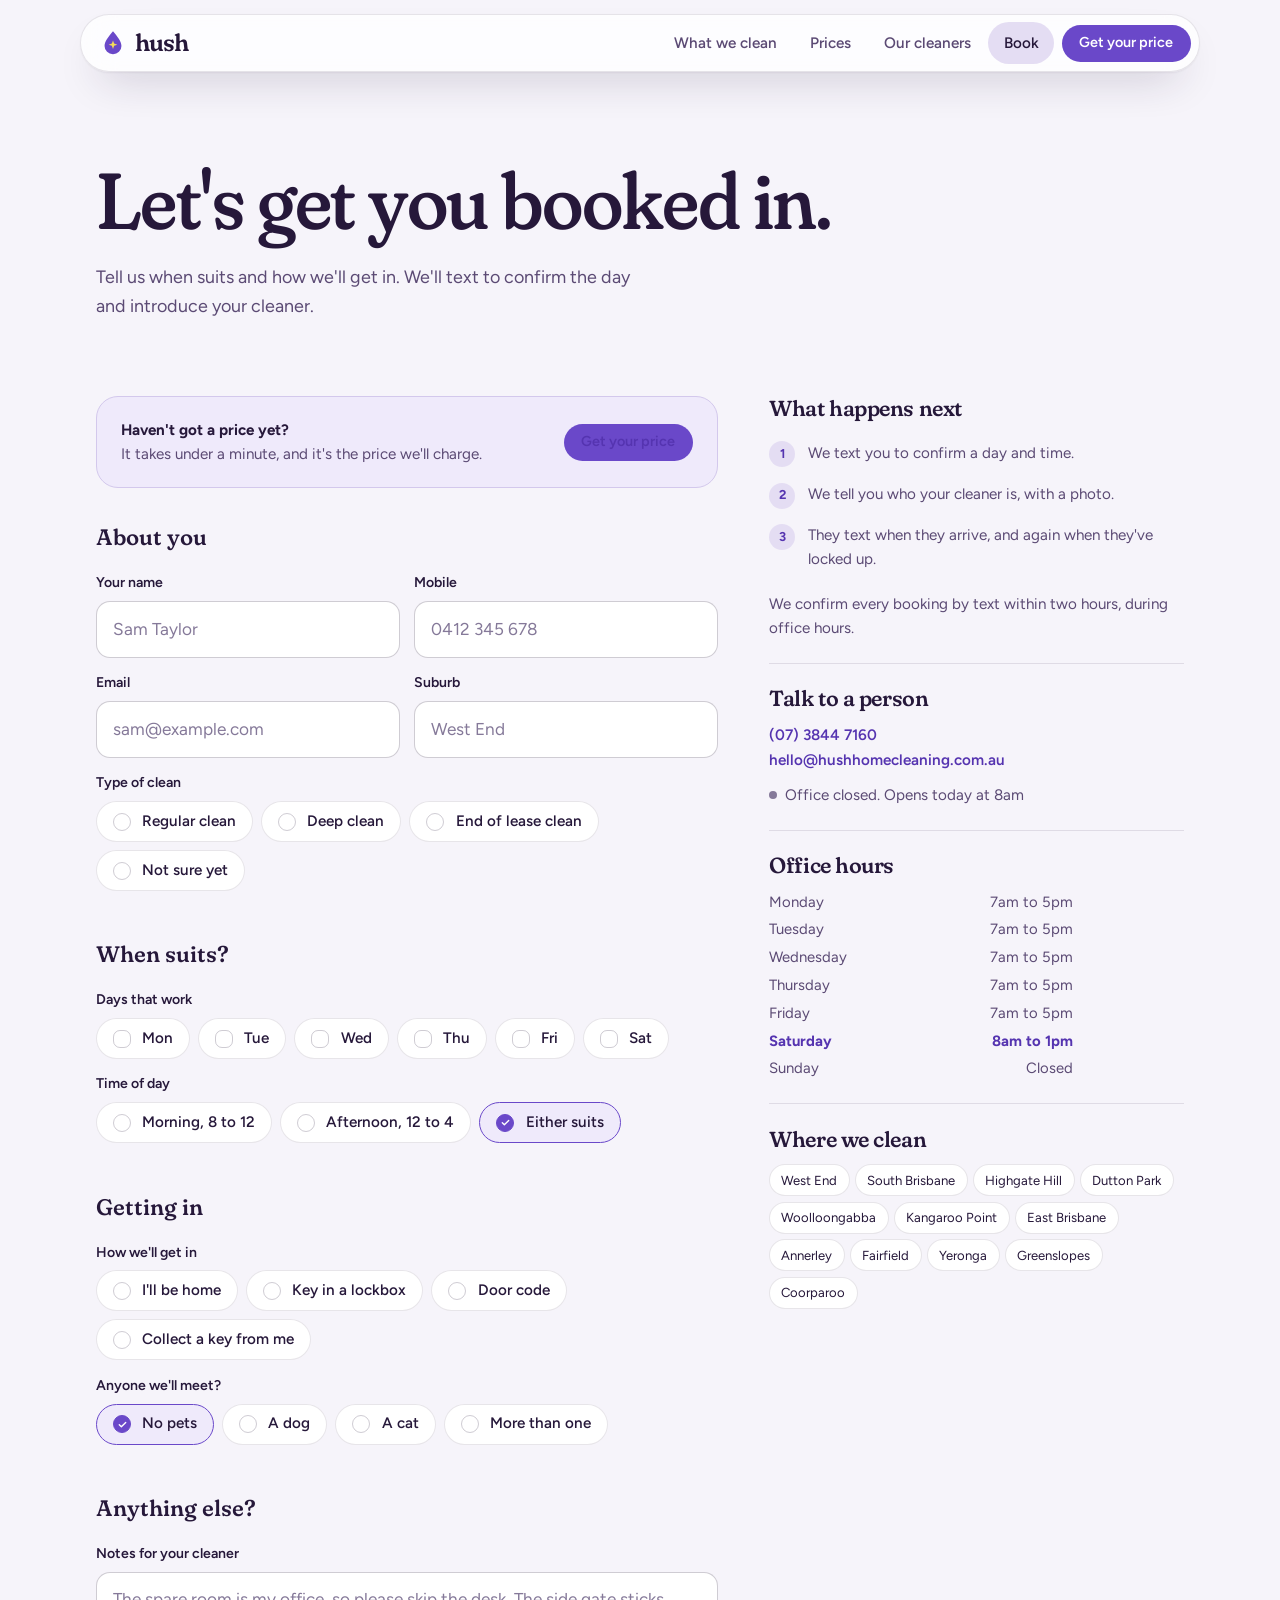
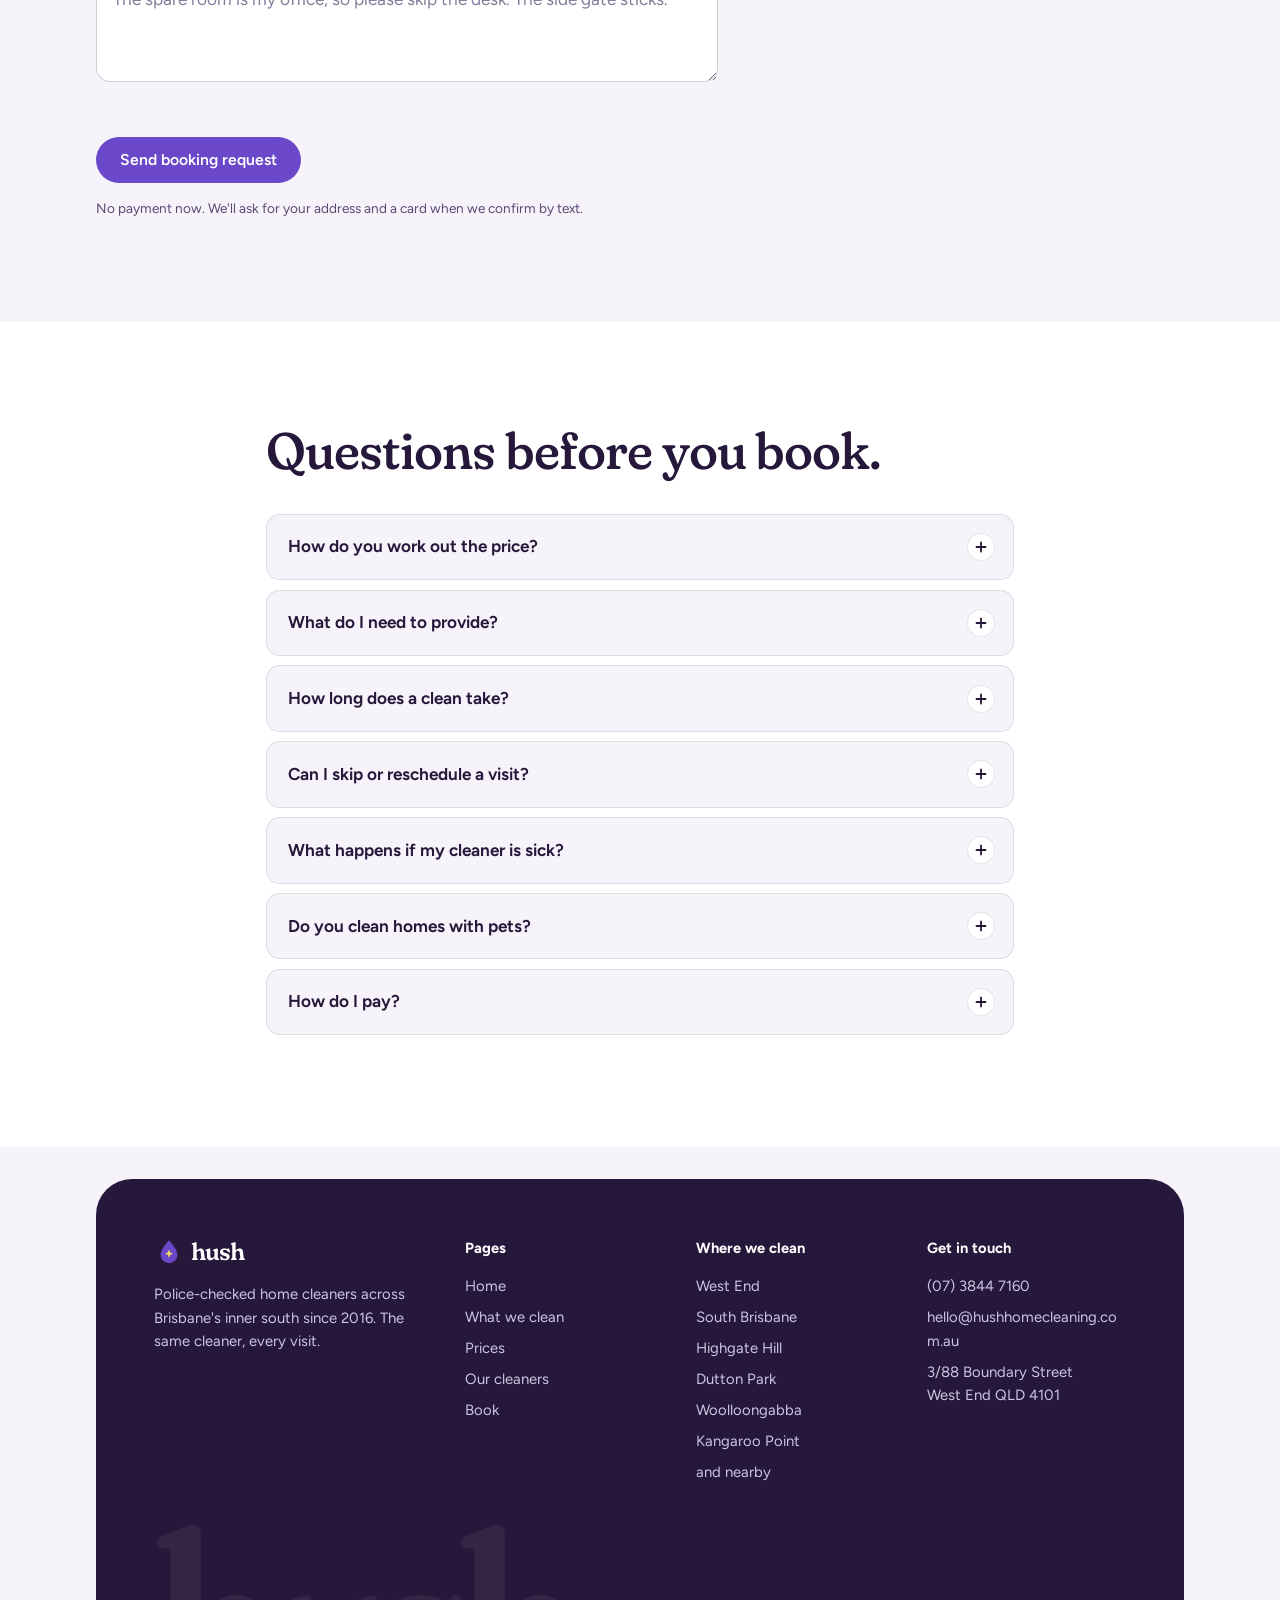
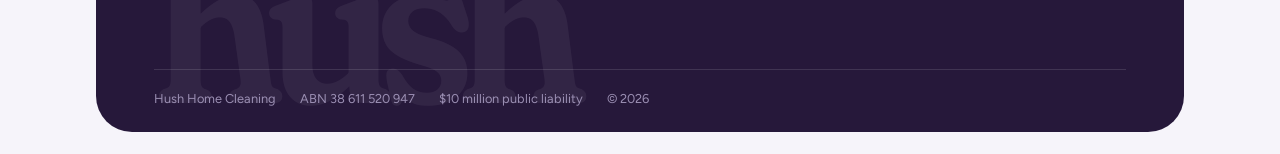
<file: demos/hush/book.html>
<!DOCTYPE html>
<html lang="en-AU">
<head>
<meta charset="UTF-8">
<meta name="viewport" content="width=device-width, initial-scale=1">
<title>Book a clean — Hush Home Cleaning</title>
<meta name="description" content="Book your home clean. We confirm by text and introduce your cleaner before they arrive.">
<link rel="icon" href="data:image/svg+xml,%3Csvg xmlns='http://www.w3.org/2000/svg' viewBox='0 0 32 32'%3E%3Cpath fill='%236A48C9' d='M16 3.5c5 6 9 10.9 9 15.6a9 9 0 0 1-18 0C7 14.4 11 9.5 16 3.5z'/%3E%3Cpath fill='%23F4DC5A' d='M16 13.2l1.2 3.4 3.4 1.2-3.4 1.2L16 22.4l-1.2-3.4-3.4-1.2 3.4-1.2z'/%3E%3C/svg%3E">
<link rel="preconnect" href="https://fonts.googleapis.com">
<link rel="preconnect" href="https://fonts.gstatic.com" crossorigin>
<link href="https://fonts.googleapis.com/css2?family=Figtree:ital,wght@0,300..800;1,300..800&family=Fraunces:ital,opsz,wght,SOFT@0,9..144,300..700,0..100;1,9..144,300..700,0..100&display=swap" rel="stylesheet">
<link rel="stylesheet" href="styles.css">
<script>document.documentElement.classList.add('js')</script>
</head>
<body data-page="book">
<a class="skip" href="#main">Skip to content</a>
<header class="nav">
  <a class="brand" href="index.html" aria-label="Hush Home Cleaning, home"><svg class="mark" viewBox="0 0 32 32" aria-hidden="true"><path class="drop" d="M16 3.5c5 6 9 10.9 9 15.6a9 9 0 0 1-18 0C7 14.4 11 9.5 16 3.5z"/><path class="spk" d="M16 13.2l1.2 3.4 3.4 1.2-3.4 1.2L16 22.4l-1.2-3.4-3.4-1.2 3.4-1.2z"/></svg><span data-bind="business.shortName">hush</span></a>
  <nav class="links" aria-label="Main">
    <a href="services.html">What we clean</a>
    <a href="pricing.html">Prices</a>
    <a href="about.html">Our cleaners</a>
    <a href="book.html" aria-current="page"><span class="nav-ind"></span>Book</a>
  </nav>
  <a class="btn sm navcta" href="pricing.html">Get your price</a>
  <button class="burger" type="button" aria-label="Open menu" aria-expanded="false"><span></span></button>
</header>

<main id="main">
<section class="phero">
  <div class="wrap">
    <h1>Let's get you booked in.</h1>
    <p class="lede">Tell us when suits and how we'll get in. We'll text to confirm the day and introduce your cleaner.</p>
  </div>
</section>

<section class="sec flush-top">
  <div class="wrap bookgrid">
    <div>
      <div class="qcard" id="qcard"></div>

      <form id="bookForm" novalidate>
        <fieldset class="fset">
          <legend>About you</legend>
          <div class="row">
            <div class="fld"><label for="fName">Your name</label><input id="fName" name="Name" type="text" autocomplete="name" placeholder="Sam Taylor" required></div>
            <div class="fld"><label for="fMobile">Mobile</label><input id="fMobile" name="Mobile" type="tel" autocomplete="tel" placeholder="0412 345 678" required></div>
          </div>
          <div class="row">
            <div class="fld"><label for="fEmail">Email</label><input id="fEmail" name="Email" type="email" autocomplete="email" placeholder="sam@example.com"></div>
            <div class="fld"><label for="fSuburb">Suburb</label><input id="fSuburb" name="Suburb" type="text" list="suburbList" autocomplete="address-level2" placeholder="West End" required><datalist id="suburbList"></datalist></div>
          </div>
          <div class="fld"><span class="label">Type of clean</span><div class="chips" id="gType"></div></div>
        </fieldset>

        <fieldset class="fset">
          <legend>When suits?</legend>
          <div class="fld"><span class="label">Days that work</span><div class="chips" id="gDays"></div></div>
          <div class="fld"><span class="label">Time of day</span><div class="chips" id="gTime"></div></div>
        </fieldset>

        <fieldset class="fset">
          <legend>Getting in</legend>
          <div class="fld"><span class="label">How we'll get in</span><div class="chips" id="gAccess"></div></div>
          <div class="fld"><span class="label">Anyone we'll meet?</span><div class="chips" id="gPets"></div></div>
        </fieldset>

        <fieldset class="fset">
          <legend>Anything else?</legend>
          <div class="fld"><label for="fNotes">Notes for your cleaner</label><textarea id="fNotes" name="Notes" placeholder="The spare room is my office, so please skip the desk. The side gate sticks."></textarea></div>
        </fieldset>

        <input type="hidden" name="Quote" id="fQuote" value="No quote built">
        <input type="hidden" name="Preferred days" id="fDays" value="">
        <input type="text" name="botcheck" tabindex="-1" autocomplete="off" style="position:absolute;left:-9999px" aria-hidden="true">
        <button class="btn" type="submit" id="submitBtn">Send booking request</button>
        <p class="ferr" id="ferr" role="alert"></p>
        <p class="fnote">No payment now. We'll ask for your address and a card when we confirm by text.</p>
      </form>

      <div class="done" id="done" role="status">
        <svg class="burst" viewBox="0 0 24 24" aria-hidden="true"><path d="M12 1.5l2.4 7.1 7.1 2.4-7.1 2.4L12 20.5l-2.4-7.1L2.5 11l7.1-2.4z"/></svg>
        <h2>Request sent.</h2>
        <p id="doneNote"></p>
      </div>
    </div>

    <aside class="side">
      <div class="blk">
        <h3>What happens next</h3>
        <ol class="next">
          <li>We text you to confirm a day and time.</li>
          <li>We tell you who your cleaner is, with a photo.</li>
          <li>They text when they arrive, and again when they've locked up.</li>
        </ol>
        <p style="margin-top:.8rem" id="responseNote"></p>
      </div>
      <div class="blk"><h3>Talk to a person</h3><div id="contact"></div></div>
      <div class="blk"><h3>Office hours</h3><div class="hours" id="hours"></div></div>
      <div class="blk"><h3>Where we clean</h3><div class="areas" id="areas"></div></div>
    </aside>
  </div>
</section>

<section class="sec tint">
  <div class="wrap narrow">
    <h2>Questions before you book.</h2>
    <div class="faq" id="faq"></div>
  </div>
</section>
</main>

<footer class="foot" id="foot"></footer>
<script src="site.js"></script>
</body>
</html>
</file>
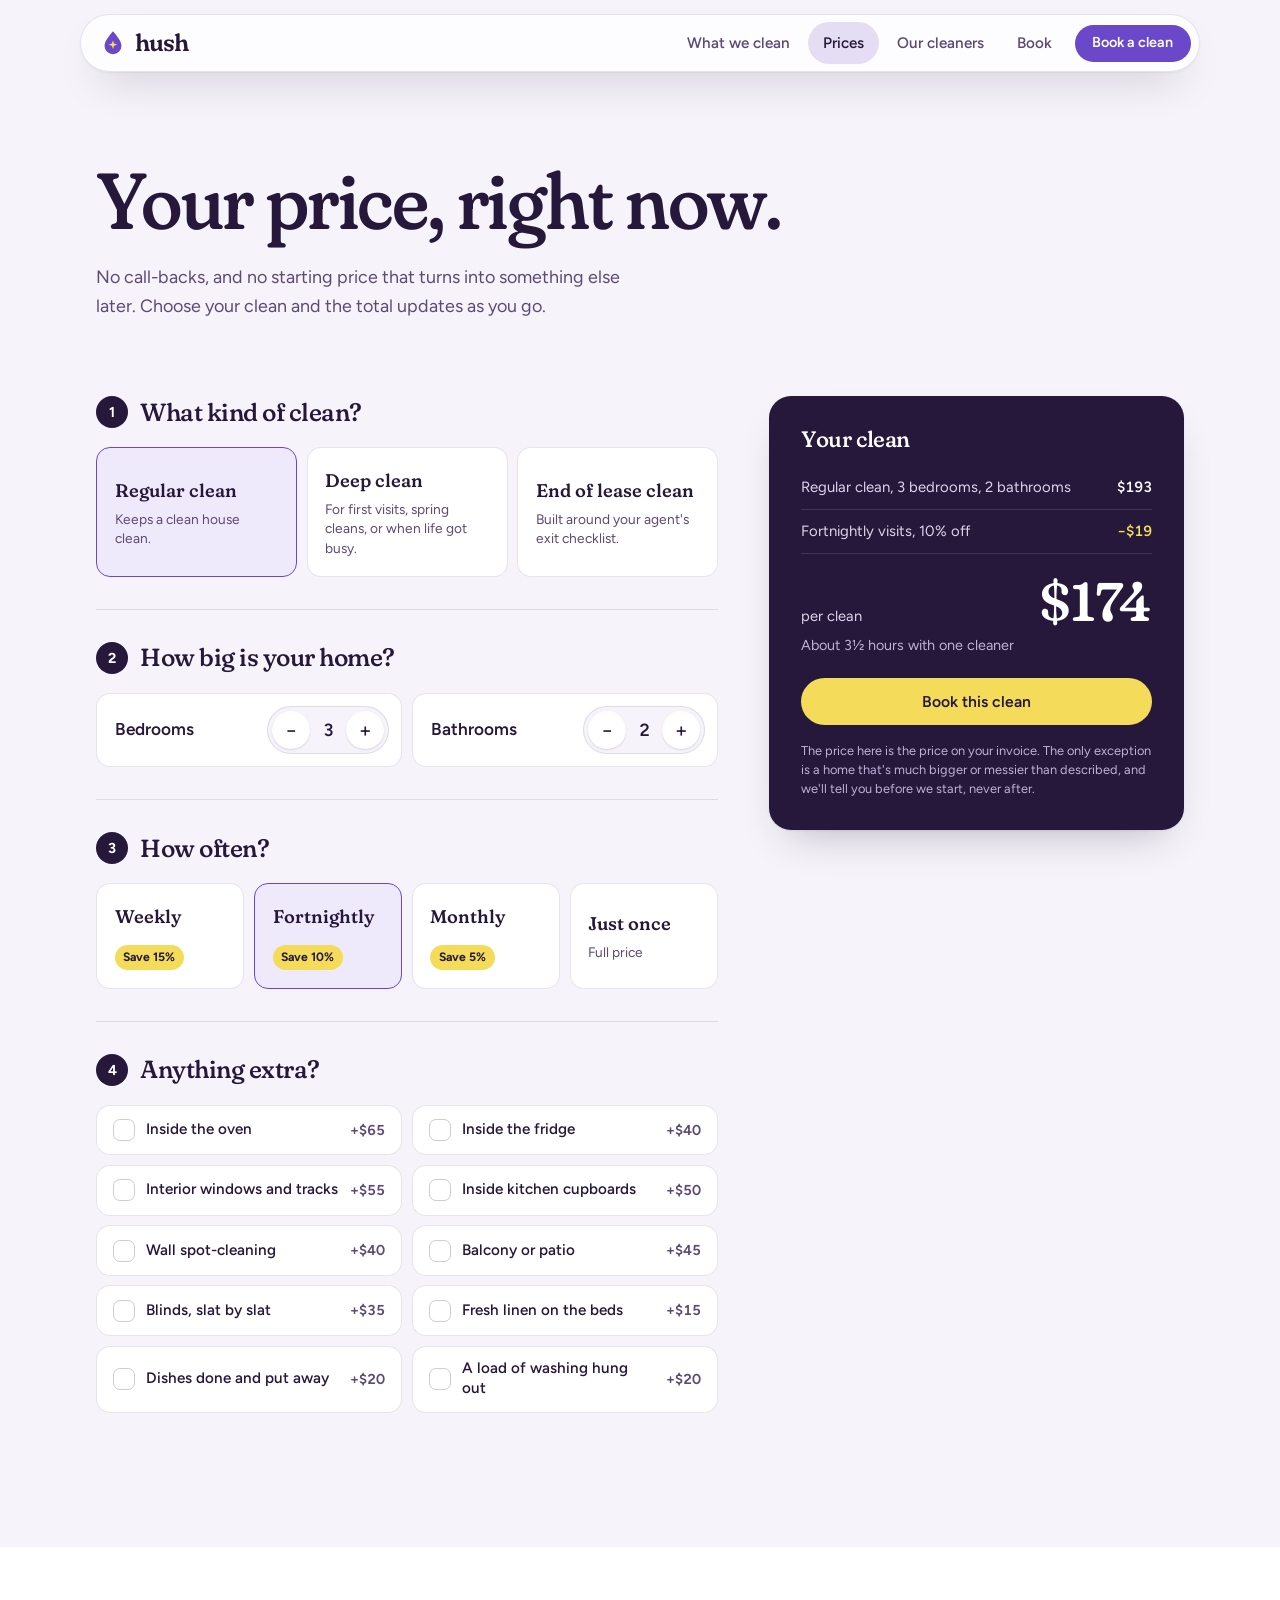
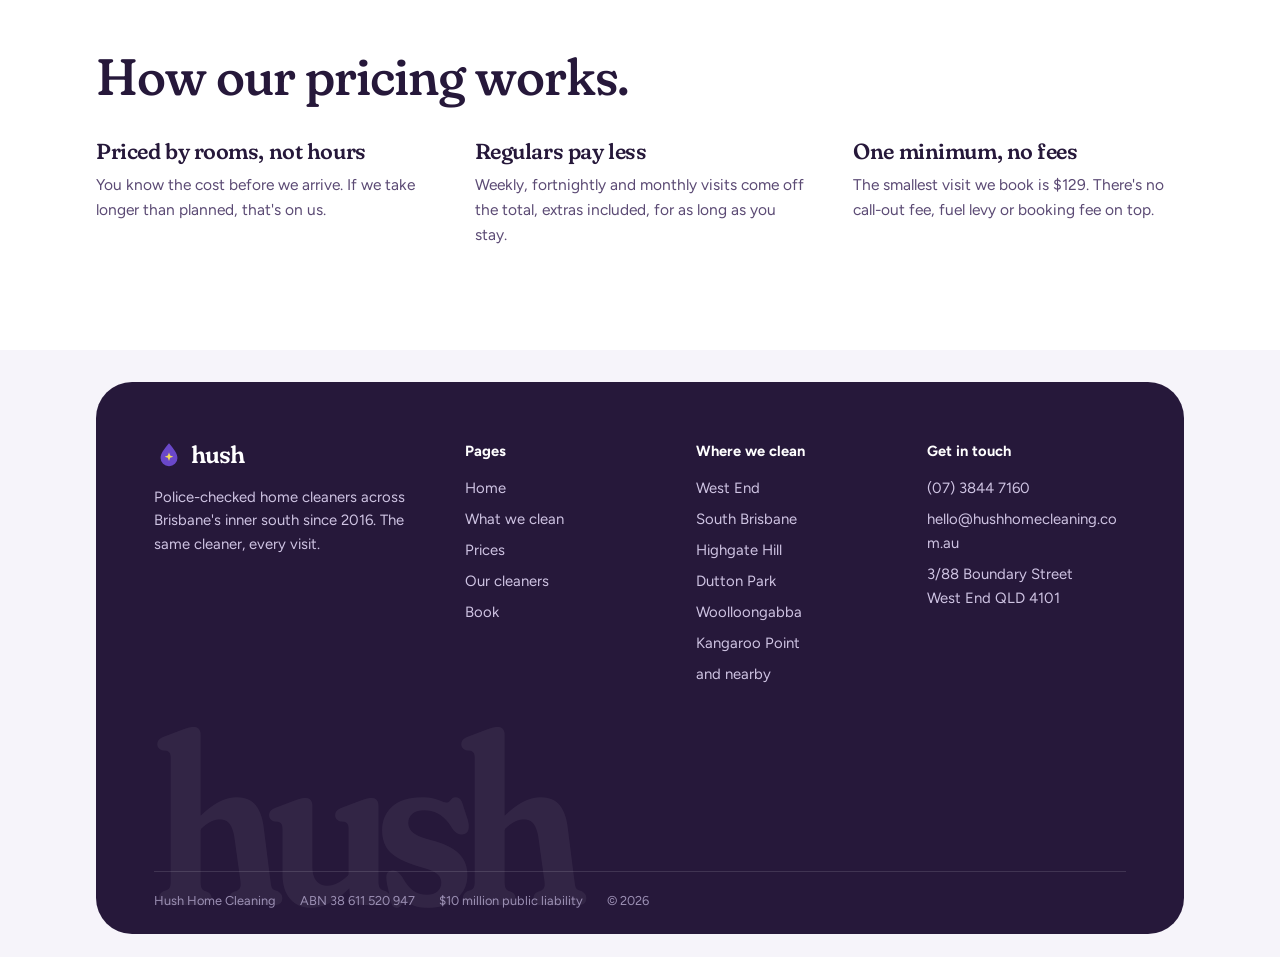
<file: demos/hush/pricing.html>
<!DOCTYPE html>
<html lang="en-AU">
<head>
<meta charset="UTF-8">
<meta name="viewport" content="width=device-width, initial-scale=1">
<title>Prices — Hush Home Cleaning</title>
<meta name="description" content="See the exact price of your home clean in under a minute. No call-backs, no fees on top.">
<link rel="icon" href="data:image/svg+xml,%3Csvg xmlns='http://www.w3.org/2000/svg' viewBox='0 0 32 32'%3E%3Cpath fill='%236A48C9' d='M16 3.5c5 6 9 10.9 9 15.6a9 9 0 0 1-18 0C7 14.4 11 9.5 16 3.5z'/%3E%3Cpath fill='%23F4DC5A' d='M16 13.2l1.2 3.4 3.4 1.2-3.4 1.2L16 22.4l-1.2-3.4-3.4-1.2 3.4-1.2z'/%3E%3C/svg%3E">
<link rel="preconnect" href="https://fonts.googleapis.com">
<link rel="preconnect" href="https://fonts.gstatic.com" crossorigin>
<link href="https://fonts.googleapis.com/css2?family=Figtree:ital,wght@0,300..800;1,300..800&family=Fraunces:ital,opsz,wght,SOFT@0,9..144,300..700,0..100;1,9..144,300..700,0..100&display=swap" rel="stylesheet">
<link rel="stylesheet" href="styles.css">
<script>document.documentElement.classList.add('js')</script>
</head>
<body data-page="pricing">
<a class="skip" href="#main">Skip to content</a>
<header class="nav">
  <a class="brand" href="index.html" aria-label="Hush Home Cleaning, home"><svg class="mark" viewBox="0 0 32 32" aria-hidden="true"><path class="drop" d="M16 3.5c5 6 9 10.9 9 15.6a9 9 0 0 1-18 0C7 14.4 11 9.5 16 3.5z"/><path class="spk" d="M16 13.2l1.2 3.4 3.4 1.2-3.4 1.2L16 22.4l-1.2-3.4-3.4-1.2 3.4-1.2z"/></svg><span data-bind="business.shortName">hush</span></a>
  <nav class="links" aria-label="Main">
    <a href="services.html">What we clean</a>
    <a href="pricing.html" aria-current="page"><span class="nav-ind"></span>Prices</a>
    <a href="about.html">Our cleaners</a>
    <a href="book.html">Book</a>
  </nav>
  <a class="btn sm navcta" href="book.html">Book a clean</a>
  <button class="burger" type="button" aria-label="Open menu" aria-expanded="false"><span></span></button>
</header>

<main id="main">
<section class="phero">
  <div class="wrap">
    <h1>Your price, right now.</h1>
    <p class="lede">No call-backs, and no starting price that turns into something else later. Choose your clean and the total updates as you go.</p>
  </div>
</section>

<section class="sec flush-top">
  <div class="wrap builder">
    <div>
      <div class="qstep">
        <h2><span class="n">1</span>What kind of clean?</h2>
        <div class="types" id="qTypes"></div>
      </div>
      <div class="qstep">
        <h2><span class="n">2</span>How big is your home?</h2>
        <div class="sizes">
          <div class="size"><span>Bedrooms</span><div class="stepper" id="qBed"></div></div>
          <div class="size"><span>Bathrooms</span><div class="stepper" id="qBath"></div></div>
        </div>
      </div>
      <div class="qstep">
        <h2><span class="n">3</span>How often?</h2>
        <div class="freqs" id="qFreqs"></div>
        <p class="freqnote" id="qFreqNote" hidden></p>
      </div>
      <div class="qstep">
        <h2><span class="n">4</span>Anything extra?</h2>
        <div class="xgrid" id="qExtras"></div>
      </div>
    </div>

    <aside class="summary" id="summary" aria-live="polite">
      <h2>Your clean</h2>
      <ul class="lines" id="qLines"></ul>
      <div class="total"><span id="qPer">per clean</span><b id="qTotal">$0</b></div>
      <p class="minnote" id="qMin"></p>
      <p class="hrs" id="qHours"></p>
      <a class="btn lemon full" id="qBook" href="book.html">Book this clean</a>
      <p class="promise" data-bind="pricing.promise"></p>
    </aside>
  </div>
</section>

<section class="sec tint">
  <div class="wrap">
    <h2>How our pricing works.</h2>
    <div class="how">
      <div><h3>Priced by rooms, not hours</h3><p>You know the cost before we arrive. If we take longer than planned, that's on us.</p></div>
      <div><h3>Regulars pay less</h3><p>Weekly, fortnightly and monthly visits come off the total, extras included, for as long as you stay.</p></div>
      <div><h3>One minimum, no fees</h3><p>The smallest visit we book is <span data-min>$129</span>. There's no call-out fee, fuel levy or booking fee on top.</p></div>
    </div>
  </div>
</section>

<div class="mbar" id="mbar"><span><b id="mTotal">$0</b><span id="mPer">per clean</span></span><a class="btn lemon sm" id="mBook" href="book.html">Book this clean</a></div>
</main>

<footer class="foot" id="foot"></footer>
<script src="site.js"></script>
</body>
</html>
</file>
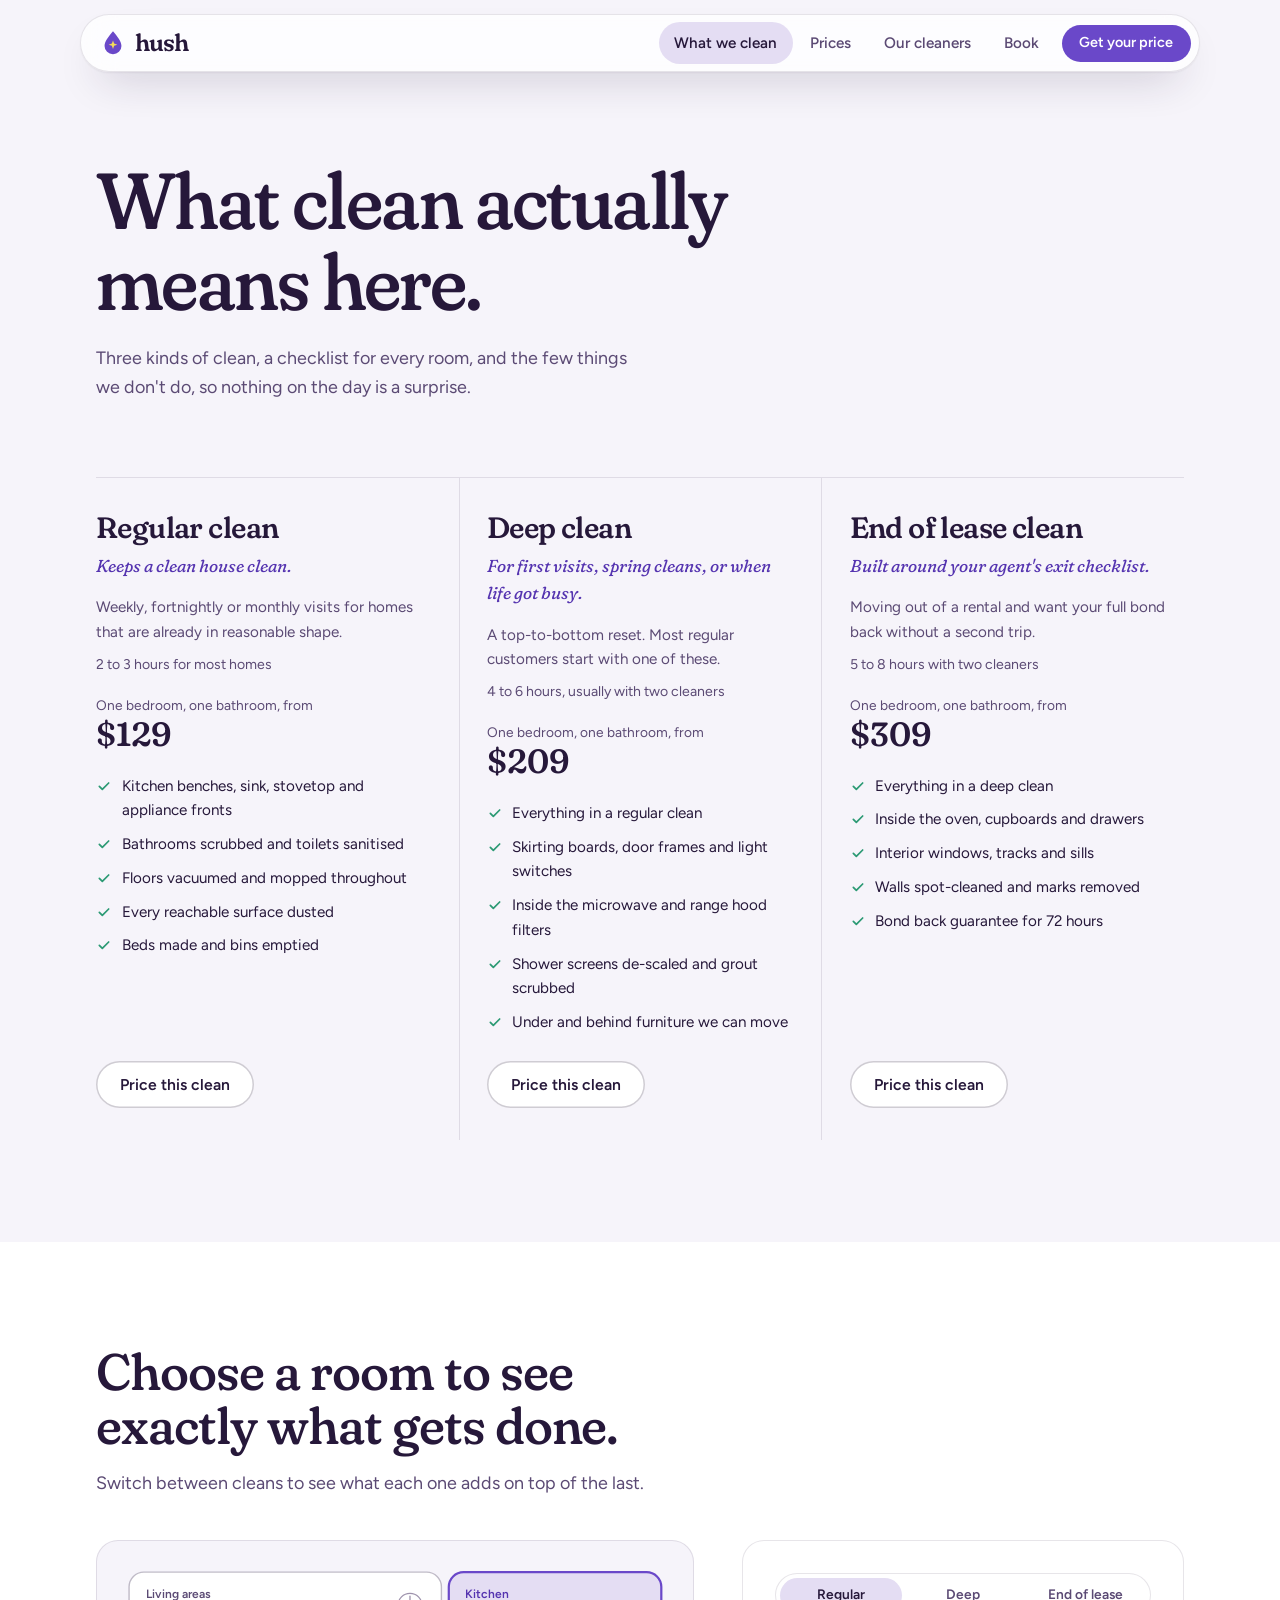
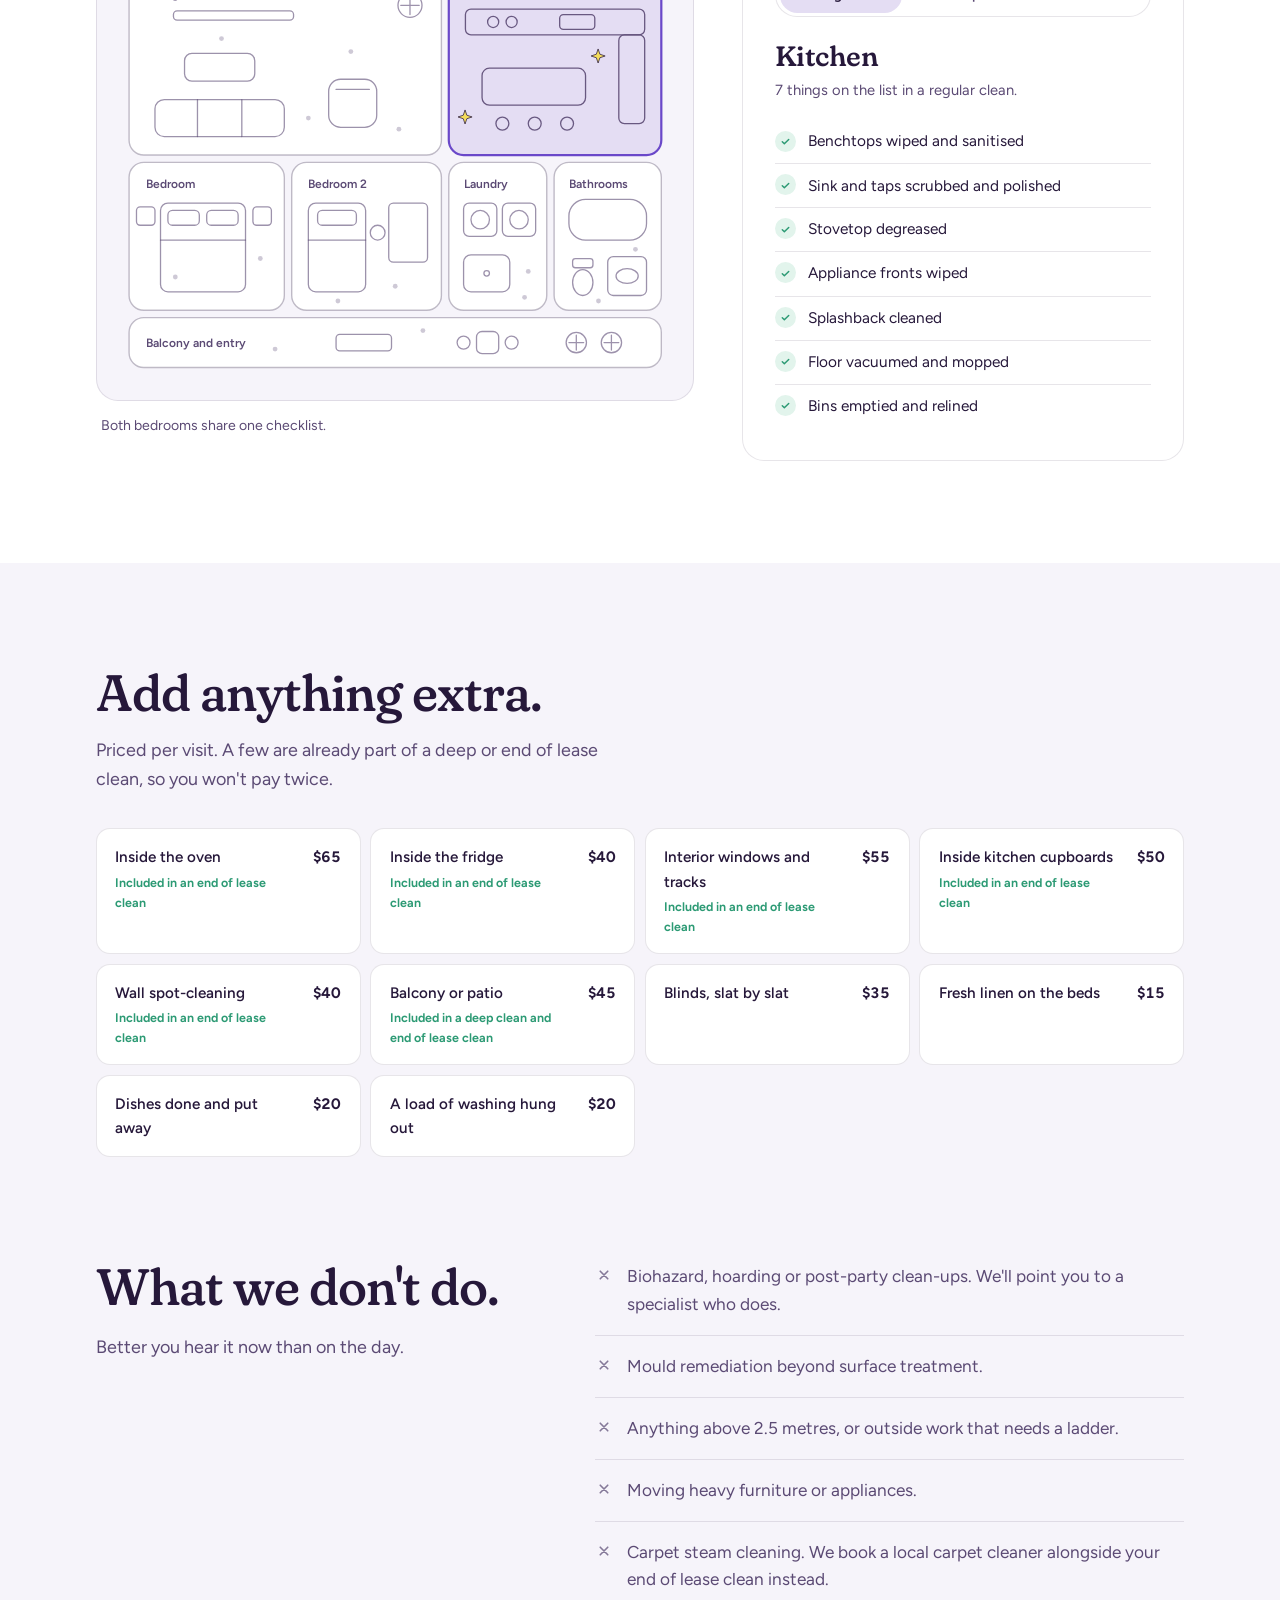
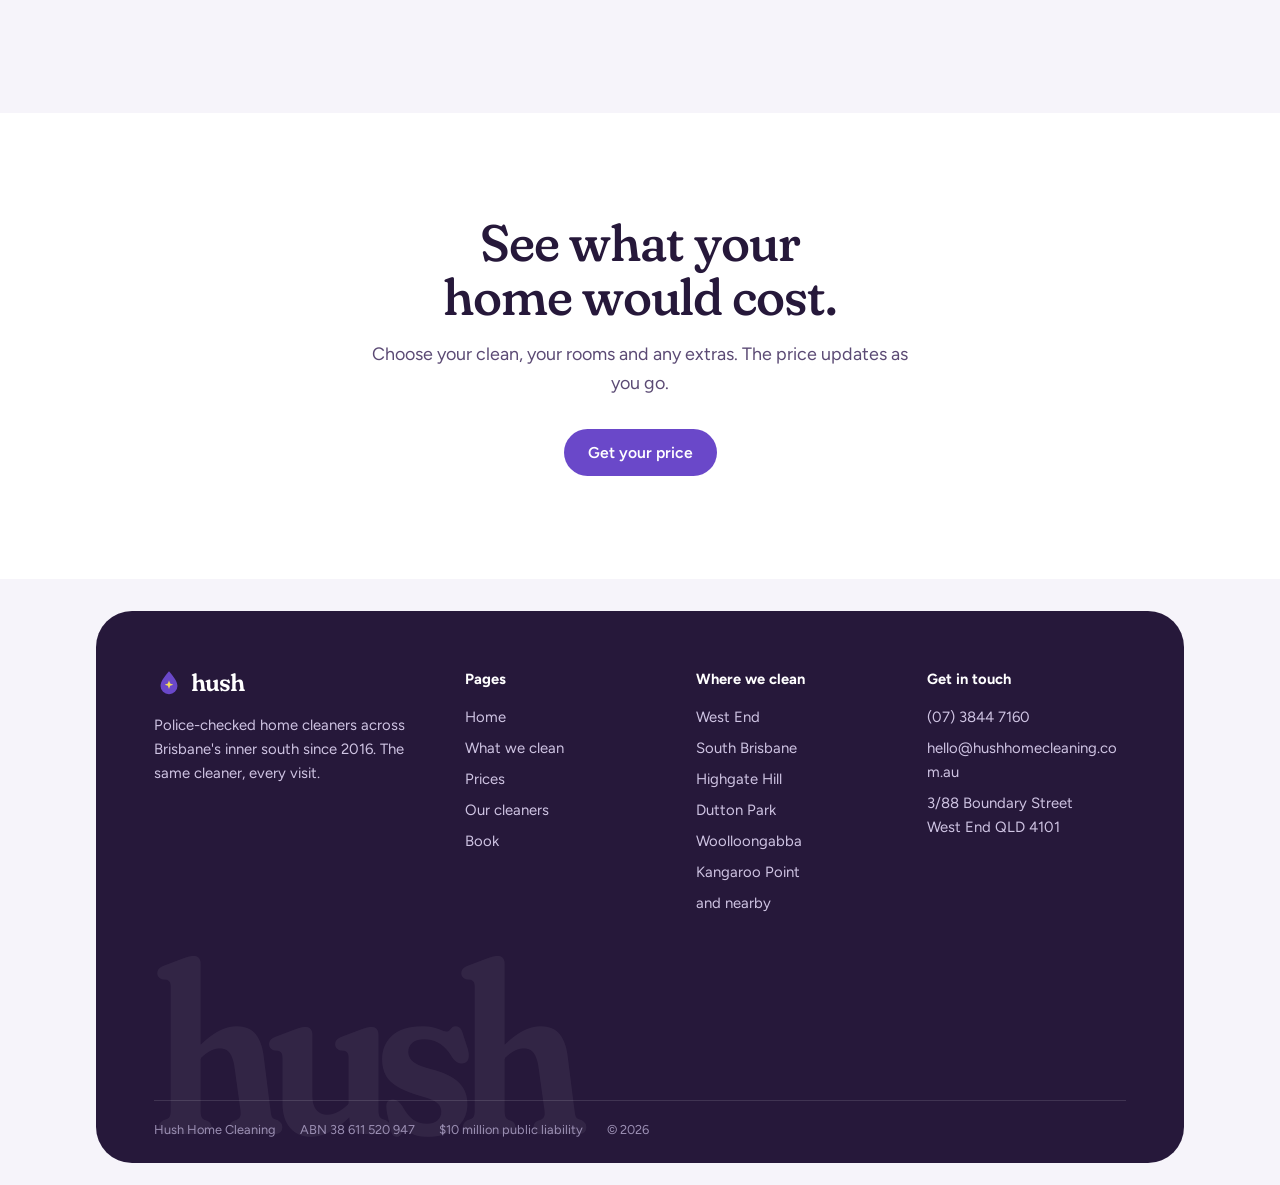
<file: demos/hush/services.html>
<!DOCTYPE html>
<html lang="en-AU">
<head>
<meta charset="UTF-8">
<meta name="viewport" content="width=device-width, initial-scale=1">
<title>What we clean — Hush Home Cleaning</title>
<meta name="description" content="Regular, deep and end of lease cleans, with a room-by-room checklist of exactly what gets done.">
<link rel="icon" href="data:image/svg+xml,%3Csvg xmlns='http://www.w3.org/2000/svg' viewBox='0 0 32 32'%3E%3Cpath fill='%236A48C9' d='M16 3.5c5 6 9 10.9 9 15.6a9 9 0 0 1-18 0C7 14.4 11 9.5 16 3.5z'/%3E%3Cpath fill='%23F4DC5A' d='M16 13.2l1.2 3.4 3.4 1.2-3.4 1.2L16 22.4l-1.2-3.4-3.4-1.2 3.4-1.2z'/%3E%3C/svg%3E">
<link rel="preconnect" href="https://fonts.googleapis.com">
<link rel="preconnect" href="https://fonts.gstatic.com" crossorigin>
<link href="https://fonts.googleapis.com/css2?family=Figtree:ital,wght@0,300..800;1,300..800&family=Fraunces:ital,opsz,wght,SOFT@0,9..144,300..700,0..100;1,9..144,300..700,0..100&display=swap" rel="stylesheet">
<link rel="stylesheet" href="styles.css">
<script>document.documentElement.classList.add('js')</script>
</head>
<body data-page="services">
<a class="skip" href="#main">Skip to content</a>
<header class="nav">
  <a class="brand" href="index.html" aria-label="Hush Home Cleaning, home"><svg class="mark" viewBox="0 0 32 32" aria-hidden="true"><path class="drop" d="M16 3.5c5 6 9 10.9 9 15.6a9 9 0 0 1-18 0C7 14.4 11 9.5 16 3.5z"/><path class="spk" d="M16 13.2l1.2 3.4 3.4 1.2-3.4 1.2L16 22.4l-1.2-3.4-3.4-1.2 3.4-1.2z"/></svg><span data-bind="business.shortName">hush</span></a>
  <nav class="links" aria-label="Main">
    <a href="services.html" aria-current="page"><span class="nav-ind"></span>What we clean</a>
    <a href="pricing.html">Prices</a>
    <a href="about.html">Our cleaners</a>
    <a href="book.html">Book</a>
  </nav>
  <a class="btn sm navcta" href="pricing.html">Get your price</a>
  <button class="burger" type="button" aria-label="Open menu" aria-expanded="false"><span></span></button>
</header>

<main id="main">
<section class="phero">
  <div class="wrap">
    <h1>What clean actually means here.</h1>
    <p class="lede">Three kinds of clean, a checklist for every room, and the few things we don't do, so nothing on the day is a surprise.</p>
  </div>
</section>

<section class="sec flush-top">
  <div class="wrap"><div class="tiers" id="tiers"></div></div>
</section>

<section class="sec tint">
  <div class="wrap">
    <div class="headrow">
      <h2>Choose a room to see exactly what gets done.</h2>
    </div>
    <p class="lede" style="margin-top:1rem">Switch between cleans to see what each one adds on top of the last.</p>
    <div class="planwrap">
      <div>
        <div class="plan">
          <svg viewBox="0 0 600 452" role="group" aria-label="Floor plan of a home. Choose a room to see its cleaning checklist.">
        <g class="room" data-room="living" tabindex="0" role="button" aria-pressed="false" aria-label="Living areas">
          <rect class="r" x="12" y="12" width="338" height="198" rx="16"/>
          <text class="lab" x="30" y="40" data-rl="living">Living areas</text>
          <rect class="f" x="60" y="54" width="130" height="10" rx="4"/><rect class="f" x="72" y="100" width="76" height="30" rx="8"/><rect class="f" x="40" y="150" width="140" height="40" rx="10"/><path class="f" d="M86 150v40M134 150v40"/><rect class="f" x="228" y="128" width="52" height="52" rx="13"/><path class="f" d="M236 139h36"/><circle class="f" cx="316" cy="48" r="13"/><path class="f" d="M316 38v20M306 48h20"/>
          <circle class="dust" cx="112" cy="84" r="2.6"/><circle class="dust" cx="252" cy="98" r="2.6"/><circle class="dust" cx="206" cy="170" r="2.6"/><circle class="dust" cx="304" cy="182" r="2.6"/><g transform="translate(284 64)"><g class="sp"><path transform="scale(.8)" d="M12 1.5l2.4 7.1 7.1 2.4-7.1 2.4L12 20.5l-2.4-7.1L2.5 11l7.1-2.4z"/></g></g><g transform="translate(192 114)"><g class="sp"><path transform="scale(.8)" d="M12 1.5l2.4 7.1 7.1 2.4-7.1 2.4L12 20.5l-2.4-7.1L2.5 11l7.1-2.4z"/></g></g>
        </g>
        <g class="room" data-room="kitchen" tabindex="0" role="button" aria-pressed="false" aria-label="Kitchen">
          <rect class="r" x="358" y="12" width="230" height="198" rx="16"/>
          <text class="lab" x="376" y="40" data-rl="kitchen">Kitchen</text>
          <rect class="f" x="376" y="52" width="194" height="28" rx="6"/><circle class="f" cx="406" cy="66" r="6"/><circle class="f" cx="426" cy="66" r="6"/><rect class="f" x="478" y="58" width="38" height="16" rx="4"/><rect class="f" x="542" y="80" width="28" height="96" rx="6"/><rect class="f" x="394" y="116" width="112" height="40" rx="8"/><circle class="f" cx="416" cy="176" r="7"/><circle class="f" cx="451" cy="176" r="7"/><circle class="f" cx="486" cy="176" r="7"/>
          <circle class="dust" cx="382" cy="100" r="2.6"/><circle class="dust" cx="522" cy="142" r="2.6"/><circle class="dust" cx="470" cy="198" r="2.6"/><g transform="translate(510 94)"><g class="sp"><path transform="scale(.8)" d="M12 1.5l2.4 7.1 7.1 2.4-7.1 2.4L12 20.5l-2.4-7.1L2.5 11l7.1-2.4z"/></g></g><g transform="translate(366 160)"><g class="sp"><path transform="scale(.8)" d="M12 1.5l2.4 7.1 7.1 2.4-7.1 2.4L12 20.5l-2.4-7.1L2.5 11l7.1-2.4z"/></g></g>
        </g>
        <g class="room" data-room="bedrooms" tabindex="0" role="button" aria-pressed="false" aria-label="Bedrooms">
          <rect class="r" x="12" y="218" width="168" height="160" rx="16"/>
          <text class="lab" x="30" y="246">Bedroom</text>
          <rect class="f" x="20" y="266" width="20" height="20" rx="4"/><rect class="f" x="146" y="266" width="20" height="20" rx="4"/><rect class="f" x="46" y="262" width="92" height="96" rx="8"/><rect class="f" x="54" y="270" width="34" height="16" rx="5"/><rect class="f" x="96" y="270" width="34" height="16" rx="5"/><path class="f" d="M46 302h92"/>
          <circle class="dust" cx="62" cy="342" r="2.6"/><circle class="dust" cx="154" cy="322" r="2.6"/><g transform="translate(144 334)"><g class="sp"><path transform="scale(.8)" d="M12 1.5l2.4 7.1 7.1 2.4-7.1 2.4L12 20.5l-2.4-7.1L2.5 11l7.1-2.4z"/></g></g>
        </g>
        <g class="room" data-room="bedrooms" tabindex="0" role="button" aria-pressed="false" aria-label="Bedrooms">
          <rect class="r" x="188" y="218" width="162" height="160" rx="16"/>
          <text class="lab" x="206" y="246">Bedroom 2</text>
          <rect class="f" x="206" y="262" width="62" height="96" rx="8"/><rect class="f" x="216" y="270" width="42" height="16" rx="5"/><path class="f" d="M206 302h62"/><circle class="f" cx="281" cy="294" r="8"/><rect class="f" x="293" y="262" width="42" height="64" rx="5"/>
          <circle class="dust" cx="300" cy="352" r="2.6"/><circle class="dust" cx="238" cy="368" r="2.6"/><g transform="translate(300 334)"><g class="sp"><path transform="scale(.8)" d="M12 1.5l2.4 7.1 7.1 2.4-7.1 2.4L12 20.5l-2.4-7.1L2.5 11l7.1-2.4z"/></g></g>
        </g>
        <g class="room" data-room="laundry" tabindex="0" role="button" aria-pressed="false" aria-label="Laundry">
          <rect class="r" x="358" y="218" width="106" height="160" rx="16"/>
          <text class="lab" x="374" y="246" data-rl="laundry">Laundry</text>
          <rect class="f" x="374" y="262" width="36" height="36" rx="6"/><circle class="f" cx="392" cy="280" r="10"/><rect class="f" x="416" y="262" width="36" height="36" rx="6"/><circle class="f" cx="434" cy="280" r="10"/><rect class="f" x="374" y="318" width="50" height="40" rx="8"/><circle class="f" cx="399" cy="338" r="3"/>
          <circle class="dust" cx="444" cy="336" r="2.6"/><circle class="dust" cx="440" cy="364" r="2.6"/><g transform="translate(430 316)"><g class="sp"><path transform="scale(.8)" d="M12 1.5l2.4 7.1 7.1 2.4-7.1 2.4L12 20.5l-2.4-7.1L2.5 11l7.1-2.4z"/></g></g>
        </g>
        <g class="room" data-room="bathroom" tabindex="0" role="button" aria-pressed="false" aria-label="Bathrooms">
          <rect class="r" x="472" y="218" width="116" height="160" rx="16"/>
          <text class="lab" x="488" y="246" data-rl="bathroom">Bathrooms</text>
          <rect class="f" x="488" y="258" width="84" height="44" rx="18"/><rect class="f" x="492" y="322" width="22" height="10" rx="3"/><ellipse class="f" cx="503" cy="348" rx="11" ry="14"/><rect class="f" x="530" y="320" width="42" height="42" rx="6"/><ellipse class="f" cx="551" cy="341" rx="12" ry="8"/>
          <circle class="dust" cx="560" cy="312" r="2.6"/><circle class="dust" cx="520" cy="368" r="2.6"/><g transform="translate(566 229)"><g class="sp"><path transform="scale(.8)" d="M12 1.5l2.4 7.1 7.1 2.4-7.1 2.4L12 20.5l-2.4-7.1L2.5 11l7.1-2.4z"/></g></g>
        </g>
        <g class="room" data-room="outdoor" tabindex="0" role="button" aria-pressed="false" aria-label="Balcony and entry">
          <rect class="r" x="12" y="386" width="576" height="54" rx="16"/>
          <text class="lab" x="30" y="418" data-rl="outdoor">Balcony and entry</text>
          <rect class="f" x="236" y="404" width="60" height="18" rx="4"/><rect class="f" x="388" y="401" width="24" height="24" rx="6"/><circle class="f" cx="374" cy="413" r="7"/><circle class="f" cx="426" cy="413" r="7"/><circle class="f" cx="496" cy="413" r="11"/><path class="f" d="M496 405v16M488 413h16"/><circle class="f" cx="534" cy="413" r="11"/><path class="f" d="M534 405v16M526 413h16"/>
          <circle class="dust" cx="170" cy="420" r="2.6"/><circle class="dust" cx="330" cy="400" r="2.6"/><g transform="translate(560 399)"><g class="sp"><path transform="scale(.8)" d="M12 1.5l2.4 7.1 7.1 2.4-7.1 2.4L12 20.5l-2.4-7.1L2.5 11l7.1-2.4z"/></g></g>
        </g>
          </svg>
        </div>
        <p class="plan-hint">Both bedrooms share one checklist.</p>
      </div>
      <div class="check" aria-live="polite">
        <div class="seg" id="levelSeg" role="group" aria-label="Type of clean"></div>
        <h3 id="roomName">Kitchen</h3>
        <p class="count" id="roomCount"></p>
        <ul id="roomList"></ul>
      </div>
    </div>
  </div>
</section>

<section class="sec">
  <div class="wrap">
    <h2>Add anything extra.</h2>
    <p class="lede" style="margin-top:1rem">Priced per visit. A few are already part of a deep or end of lease clean, so you won't pay twice.</p>
    <div class="extras" id="extras"></div>
  </div>
</section>

<section class="sec flush-top">
  <div class="wrap split">
    <div class="stick">
      <h2>What we don't do.</h2>
      <p class="lede">Better you hear it now than on the day.</p>
    </div>
    <ul class="nope" id="nope"></ul>
  </div>
</section>

<section class="sec cta tint">
  <div class="wrap">
    <h2>See what your home would cost.</h2>
    <p class="lede">Choose your clean, your rooms and any extras. The price updates as you go.</p>
    <a class="btn" href="pricing.html">Get your price</a>
  </div>
</section>
</main>

<footer class="foot" id="foot"></footer>
<script src="site.js"></script>
</body>
</html>
</file>
<file: styles.css>
/* =====================================================================
   Freehold — shared styles
   ===================================================================== */

@font-face{font-family:'Anybody';src:url(assets/fonts/anybody.woff2) format('woff2');font-weight:100 900;font-stretch:50% 150%;font-style:normal;font-display:swap}
@font-face{font-family:'Anybody';src:url(assets/fonts/anybody-italic.woff2) format('woff2');font-weight:100 900;font-stretch:50% 150%;font-style:italic;font-display:swap}
@font-face{font-family:'Hanken Grotesk';src:url(assets/fonts/hanken.woff2) format('woff2');font-weight:100 900;font-style:normal;font-display:swap}
@font-face{font-family:'Hanken Grotesk';src:url(assets/fonts/hanken-italic.woff2) format('woff2');font-weight:100 900;font-style:italic;font-display:swap}

:root{
  --soil:#0C110E;
  --soil-2:#121915;
  --soil-3:#1A231E;
  --soil-4:#243029;
  --bone:#ECEFE7;
  --mute:#A3AEA6;
  --dim:#66736B;
  --tape:#FF6533;
  --tape-2:#FF8659;
  --paper:#E8EBE3;
  --paper-2:#DCE1D6;
  --ink:#0F1511;
  --ink-2:#4A5650;
  --line:rgba(236,239,231,.1);
  --line-2:rgba(236,239,231,.2);

  --display:'Anybody','Arial Narrow',system-ui,sans-serif;
  --body:'Hanken Grotesk',system-ui,-apple-system,sans-serif;
  --ease:cubic-bezier(.2,.7,.2,1);
  --swift:cubic-bezier(.7,0,.2,1);
  --pad:clamp(1.15rem,4.5vw,4rem);
  --max:1320px;
  interpolate-size:allow-keywords;
  --ox:.5;--oy:.5;--ar:.6;
}

*,*::before,*::after{box-sizing:border-box}
[hidden]{display:none !important}
html{-webkit-text-size-adjust:100%;scroll-behavior:smooth}
figure{margin:0}
body{
  margin:0;background:var(--soil);color:var(--bone);
  font-family:var(--body);font-size:clamp(1rem,.95rem + .25vw,1.1rem);line-height:1.6;
  -webkit-font-smoothing:antialiased;overflow-x:hidden;
}
h1,h2,h3{font-family:var(--display);font-weight:700;margin:0;letter-spacing:-.02em;line-height:.98;text-wrap:balance}
h1{font-size:clamp(2.7rem,6.4vw,6rem);font-stretch:112%}
h2{font-size:clamp(2.2rem,5vw,4.6rem);font-stretch:112%}
h3{font-size:clamp(1.3rem,2vw,1.7rem);font-stretch:110%;line-height:1.1}
p{margin:0 0 1em;max-width:62ch}
a{color:inherit}
img,video,svg{display:block;max-width:100%}
::selection{background:var(--tape);color:var(--soil)}
:focus-visible{outline:2px solid var(--tape);outline-offset:4px}

.wrap{max-width:var(--max);margin:0 auto;padding-inline:var(--pad)}
.sec{padding-block:clamp(5rem,11vw,10rem)}
.lede{font-size:clamp(1.1rem,1.5vw,1.3rem);color:var(--mute);max-width:46ch}
.muted{color:var(--mute)}
.skip{position:absolute;left:-999px;top:0;z-index:500;background:var(--tape);color:var(--soil);padding:.7rem 1rem;font-weight:700}
.skip:focus{left:0}

/* Faint survey grid behind every page */
.gridlines{position:fixed;inset:0;z-index:-1;pointer-events:none;display:flex;justify-content:center}
.gridlines i{width:min(var(--max),100%);height:100%;margin:0 var(--pad);
  background:linear-gradient(90deg,var(--line) 1px,transparent 1px) 0 0/25% 100%;
  border-right:1px solid var(--line);opacity:.45}

/* =====================================================================
   Page transitions: the new page is pegged out lot by lot, spreading
   from wherever you clicked, like a subdivision being surveyed
   ===================================================================== */
@view-transition{navigation:auto}
.vt-svg{position:absolute;width:0;height:0;overflow:hidden}
.vtm polygon{fill:#fff;transform-box:fill-box;transform-origin:center}
::view-transition-group(root){animation-duration:1.05s}
::view-transition-old(root){animation:lots-out 1.05s var(--swift) both}
::view-transition-new(root){animation:none;-webkit-mask:url(#vtm-l);mask:url(#vtm-l)}
@media (orientation:portrait){::view-transition-new(root){-webkit-mask:url(#vtm-p);mask:url(#vtm-p)}}
html.vt-in .vtm polygon{animation:lot-in .52s cubic-bezier(.2,.75,.25,1) both;animation-delay:calc(hypot(var(--cx) - var(--ox),(var(--cy) - var(--oy)) * var(--ar)) * 540ms)}
@keyframes lot-in{0%{transform:scale(0) rotate(var(--r))}70%{transform:scale(.94) rotate(0deg)}100%{transform:scale(1.04)}}
@keyframes lots-out{to{opacity:.35;transform:scale(.965)}}
.nav{view-transition-name:nav}

/* =====================================================================
   First-visit intro: a lot boundary is surveyed, then opened
   ===================================================================== */
.veil{display:none}
html.intro .veil{
  position:fixed;inset:0;z-index:400;display:grid;place-items:center;background:var(--soil);
  animation:intro-out .75s var(--swift) 1.75s forwards;
}
.intro-box{position:relative;width:min(84vw,860px);aspect-ratio:3.4/1;display:grid;place-items:center}
.intro-box .pg{position:absolute;width:12px;height:12px;background:var(--tape);transform:translate(-50%,-50%) scale(0);animation:peg .45s var(--ease) forwards}
.intro-box .pg:nth-of-type(1){left:0;top:0;animation-delay:.25s}
.intro-box .pg:nth-of-type(2){left:100%;top:0;animation-delay:.45s}
.intro-box .pg:nth-of-type(3){left:100%;top:100%;animation-delay:.65s}
.intro-box .pg:nth-of-type(4){left:0;top:100%;animation-delay:.85s}
.intro-word{font-family:var(--display);font-weight:800;font-size:clamp(2.6rem,11vw,8.4rem);line-height:1;letter-spacing:-.01em;display:flex}
.intro-word span{display:inline-block;opacity:0;font-variation-settings:'wdth' 50;animation:widen 1s var(--ease) forwards;animation-delay:calc(.5s + var(--i) * 40ms)}
.intro-cap{position:absolute;left:0;right:0;bottom:-2.4rem;text-align:center;font-size:.85rem;color:var(--mute);margin:0 auto;opacity:0;animation:fade .6s ease 1.1s forwards}
@keyframes draw{to{stroke-dashoffset:0}}
@keyframes peg{to{transform:translate(-50%,-50%) scale(1)}}
@keyframes widen{to{opacity:1;font-variation-settings:'wdth' 125}}
@keyframes fade{to{opacity:1}}
@keyframes intro-out{to{clip-path:inset(50% 0 50% 0)}}

/* =====================================================================
   Nav
   ===================================================================== */
.nav{
  position:fixed;top:0;left:0;right:0;z-index:100;
  display:flex;align-items:center;gap:1.5rem;padding:1.1rem var(--pad);
  transition:background .35s,padding .35s,border-color .35s;border-bottom:1px solid transparent;
}
.nav.solid{background:rgba(12,17,14,.82);-webkit-backdrop-filter:blur(14px);backdrop-filter:blur(14px);border-bottom-color:var(--line);padding-block:.8rem}
.brand{display:flex;align-items:center;gap:.6rem;margin-right:auto;text-decoration:none}
.brand svg{width:24px;height:24px;flex:none}
.brand .bx{fill:none;stroke:var(--bone);stroke-width:1.6}
.brand .pk{fill:var(--bone)}
.brand .pk.hot{fill:var(--tape)}
.brand b{font-family:var(--display);font-weight:800;font-stretch:135%;font-size:1.05rem;letter-spacing:.02em}
.brand:hover .pk.hot{animation:blip .6s var(--ease)}
@keyframes blip{50%{transform:scale(1.6);transform-origin:4px 4px}}
.links{display:flex;gap:.3rem}
.links a{position:relative;text-decoration:none;color:var(--mute);font-size:.95rem;font-weight:550;padding:.45rem .8rem;transition:color .2s}
.links a::after{content:"";position:absolute;left:.8rem;right:.8rem;bottom:.2rem;height:1.5px;background:var(--tape);transform:scaleX(0);transform-origin:left;transition:transform .4s var(--ease)}
.links a:hover,.links a[aria-current="page"]{color:var(--bone)}
.links a:hover::after,.links a[aria-current="page"]::after{transform:scaleX(1)}
.burger{display:none;width:46px;height:46px;border:1px solid var(--line-2);background:transparent;cursor:pointer;place-items:center}
.burger span,.burger span::before{display:block;width:18px;height:1.5px;background:var(--bone);transition:transform .35s var(--ease)}
.burger span{position:relative}
.burger span::before{content:"";position:absolute;top:6px;left:0}
.burger span{transform:translateY(-3px)}
.menu-open .burger span{transform:translateY(0) rotate(45deg)}
.menu-open .burger span::before{transform:translateY(-6px) rotate(-90deg)}
.menu{
  position:fixed;inset:0;z-index:90;background:var(--soil-2);
  display:flex;flex-direction:column;justify-content:center;gap:.2rem;padding:6rem var(--pad) 3rem;
  clip-path:inset(0 0 100% 0);visibility:hidden;transition:clip-path .7s var(--swift),visibility 0s linear .7s;
}
.menu-open .menu{clip-path:inset(0 0 0 0);visibility:visible;transition:clip-path .7s var(--swift),visibility 0s}
.menu a{font-family:var(--display);font-weight:700;font-stretch:125%;font-size:clamp(2.6rem,11vw,4.4rem);line-height:1.05;text-decoration:none;opacity:0;transform:translateY(30px);transition:opacity .5s var(--ease),transform .5s var(--ease)}
.menu-open .menu a{opacity:1;transform:none}
.menu a[aria-current="page"]{color:var(--tape)}
.menu-foot{margin-top:2.5rem;color:var(--mute);display:grid;gap:.25rem}
.menu-foot a{font-family:var(--body);font-size:1rem;font-weight:500;opacity:1;transform:none;color:var(--bone)}
.menu-open body{overflow:hidden}

/* =====================================================================
   Buttons: corner pegs spring out on hover
   ===================================================================== */
.btn{
  --peg:var(--tape);
  position:relative;display:inline-flex;align-items:center;justify-content:center;gap:.6rem;
  padding:1.05rem 1.6rem;border:none;cursor:pointer;text-decoration:none;
  background:var(--tape);color:var(--soil);font:650 .98rem/1 var(--body);letter-spacing:.01em;
  transition:background .25s,color .25s,transform .45s var(--ease);
}
.btn::after{
  content:"";position:absolute;inset:0;pointer-events:none;opacity:0;
  background:
    linear-gradient(var(--peg),var(--peg)) 0 0/12px 2px no-repeat,
    linear-gradient(var(--peg),var(--peg)) 0 0/2px 12px no-repeat,
    linear-gradient(var(--peg),var(--peg)) 100% 0/12px 2px no-repeat,
    linear-gradient(var(--peg),var(--peg)) 100% 0/2px 12px no-repeat,
    linear-gradient(var(--peg),var(--peg)) 0 100%/12px 2px no-repeat,
    linear-gradient(var(--peg),var(--peg)) 0 100%/2px 12px no-repeat,
    linear-gradient(var(--peg),var(--peg)) 100% 100%/12px 2px no-repeat,
    linear-gradient(var(--peg),var(--peg)) 100% 100%/2px 12px no-repeat;
  transition:inset .45s var(--ease),opacity .3s;
}
.btn:hover::after,.btn:focus-visible::after{inset:-8px;opacity:1}
.btn:hover{background:var(--tape-2)}
.btn:active{transform:scale(.97)}
.btn.ghost{--peg:var(--bone);background:transparent;color:var(--bone);box-shadow:inset 0 0 0 1px var(--line-2)}
.btn.ghost:hover{background:rgba(236,239,231,.06)}
.btn.sm{padding:.75rem 1.1rem;font-size:.9rem}
.btn .ic{width:15px;height:15px;flex:none;fill:none;stroke:currentColor;stroke-width:2;stroke-linecap:round;stroke-linejoin:round}
.btn[disabled]{opacity:.55;pointer-events:none}
.spin{width:15px;height:15px;border-radius:50%;border:2px solid rgba(12,17,14,.3);border-top-color:var(--soil);animation:spin .7s linear infinite}
@keyframes spin{to{transform:rotate(360deg)}}

.tlink{color:var(--bone);text-decoration:none;background:linear-gradient(var(--tape),var(--tape)) 0 100%/0% 1.5px no-repeat;padding-bottom:2px;transition:background-size .45s var(--ease)}
.tlink:hover{background-size:100% 1.5px}

/* =====================================================================
   Word-by-word reveal from behind a mask
   ===================================================================== */
.js .split:not(.split-ready){visibility:hidden}
.wd{display:inline-block;overflow:hidden;vertical-align:top;padding:.08em 0 .1em;margin:-.08em 0 -.1em}
.wi{display:inline-block;transform:translateY(108%);transition:transform 1.05s var(--ease);transition-delay:calc(var(--i) * 45ms + var(--d, 0ms))}
.split.in .wi{transform:none}
.rise{opacity:0;transform:translateY(24px);transition:opacity .9s var(--ease),transform .9s var(--ease);transition-delay:var(--d,0ms)}
.rise.in{opacity:1;transform:none}
html:not(.js) .rise{opacity:1;transform:none}

/* =====================================================================
   Home — the stage: a website built like a house on its own block.
   The scene stays pinned while the hero and the layer cards scroll past.
   ===================================================================== */
.stage{position:relative;display:flow-root}
.stage-pin{position:sticky;top:0;height:100vh;height:100svh;overflow:hidden}
.stage-flow{position:relative;z-index:2;margin-top:-100vh;margin-top:-100svh;pointer-events:none}
.stage-flow a,.stage-flow button,.hero-copy,.layers-col>*{pointer-events:auto}
.topo{position:absolute;inset:0;width:100%;height:100%;
  -webkit-mask-image:linear-gradient(180deg,transparent 0,#000 16%,#000 80%,transparent 100%);
          mask-image:linear-gradient(180deg,transparent 0,#000 16%,#000 80%,transparent 100%)}
.coords{position:absolute;top:6.4rem;left:0;right:0;display:flex;justify-content:space-between;gap:1rem;font-size:.82rem;color:var(--mute);letter-spacing:.02em;padding-inline:var(--pad);max-width:var(--max);margin:0 auto}
.coords span{display:flex;align-items:center;gap:.5rem}
.coords span::before{content:"";width:7px;height:7px;background:var(--tape)}

.hero{position:relative;min-height:100vh;min-height:100svh;display:flex;align-items:center;padding:8rem 0 5rem}
.hero .wrap{width:100%}
.hero-copy{position:relative;isolation:isolate;max-width:min(35rem,41%)}
.hero-copy::before{content:"";position:absolute;z-index:-1;inset:-5rem -7rem -4rem -8rem;pointer-events:none;background:radial-gradient(closest-side,rgba(12,17,14,.9),rgba(12,17,14,.72) 55%,rgba(12,17,14,0))}
.hero h1{font-size:clamp(2.4rem,3.9vw,3.75rem);font-stretch:108%;max-width:14ch;text-shadow:0 2px 28px rgba(12,17,14,.85)}
.hero .lede{margin:1.6rem 0 2rem;color:#C2CAC4}
.actions{display:flex;flex-wrap:wrap;gap:.8rem}
.scrollcue{position:absolute;left:var(--pad);bottom:1.4rem;width:1px;height:46px;background:var(--line-2);overflow:hidden}
.scrollcue::after{content:"";position:absolute;left:0;top:-50%;width:1px;height:50%;background:var(--tape);animation:cue 2.2s var(--swift) infinite}
@keyframes cue{to{top:110%}}
@media (min-width:1400px){.scrollcue{left:calc((100vw - var(--max)) / 2 + var(--pad))}}

/* The layer cards scroll past on the left while the scene comes apart on the right */
.layers{padding:6vh 0 30vh}
.layers-col{max-width:min(31rem,40%)}
.eyebrow{display:flex;align-items:center;gap:.6rem;font-size:.85rem;font-weight:600;color:var(--tape);margin-bottom:1.1rem}
.eyebrow::before{content:"";width:22px;height:1.5px;background:var(--tape)}
.layers h2{font-size:clamp(2.3rem,4.2vw,3.9rem);margin-bottom:1.3rem}
.lcards{list-style:none;padding:0;margin:clamp(3rem,8vh,5rem) 0 0;display:grid;gap:26vh}
.lcard{position:relative;padding:1.6rem 1.6rem 1.5rem;background:rgba(18,25,21,.82);border:1px solid var(--line-2);-webkit-backdrop-filter:blur(10px);backdrop-filter:blur(10px);transition:border-color .45s,background .45s,opacity .9s var(--ease),transform .9s var(--ease)}
.lcard::before{content:"";position:absolute;left:-1px;top:-1px;bottom:-1px;width:3px;background:var(--tape);transform:scaleY(0);transform-origin:top;transition:transform .5s var(--ease)}
.lcard.on{border-color:rgba(255,101,51,.55);background:rgba(22,31,26,.92)}
.lcard.on::before{transform:none}
.lno{display:block;font-family:var(--display);font-stretch:150%;font-weight:800;font-size:.9rem;color:var(--tape);letter-spacing:.06em;margin-bottom:.7rem}
.lcard h3{font-size:clamp(1.45rem,2.1vw,1.9rem);margin-bottom:.7rem}
.lcard p{color:var(--mute);font-size:1rem;margin-bottom:1.1rem}
.tags{list-style:none;padding:0;margin:0;display:flex;flex-wrap:wrap;gap:.4rem}
.tags li{font-size:.78rem;font-weight:600;padding:.32rem .6rem;border:1px solid var(--line-2);color:var(--bone)}

/* Leader line from the card in focus to its layer */
.leader{position:absolute;inset:0;width:100%;height:100%;pointer-events:none;overflow:visible;opacity:0;transition:opacity .4s}
.leader.on{opacity:1}
.leader path{fill:none;stroke:var(--tape);stroke-width:1.5;stroke-dasharray:5 5}
.leader circle{fill:var(--tape)}
.leader .halo{fill:none;stroke:var(--tape);stroke-width:1.5;transform-box:fill-box;transform-origin:center;animation:pulse 2s ease-out infinite}

/* Trade switch under the scene */
.tswap{position:absolute;right:max(var(--pad),calc((100vw - var(--max)) / 2 + var(--pad)));bottom:1.3rem;display:flex;align-items:center;flex-wrap:wrap;justify-content:flex-end;gap:.4rem;font-size:.82rem;color:var(--mute);z-index:3}
.tswap span{margin-right:.35rem}
.tchip{background:rgba(12,17,14,.6);border:1px solid var(--line-2);color:var(--mute);font:600 .82rem var(--body);padding:.5rem .8rem;cursor:pointer;transition:color .25s,border-color .25s,background .25s}
.tchip:hover{color:var(--bone);border-color:var(--bone)}
.tchip[aria-pressed="true"]{background:var(--bone);border-color:var(--bone);color:var(--soil)}

/* ---------------------------------------------------------------------
   The scene itself: CSS 3D. Each layer is a flat plane stacked on the one
   below; the camera and the gap between layers come from custom properties
   that main.js sets (--rx, --rz, --sc, --wy, --e).
   --------------------------------------------------------------------- */
/* the scene keeps to its own lane right of the words, so it never sits behind them */
.build{--e:0;--rx:50deg;--rz:-36deg;--sc:1;--wy:0px;position:absolute;top:0;bottom:0;pointer-events:none;contain:layout style;
  left:calc(max(var(--pad), (100% - var(--max)) / 2 + var(--pad)) + min(35rem, (min(100%, var(--max)) - 2 * var(--pad)) * .41) + 1.5rem);
  right:max(0px, (100% - 1800px) / 2)}
.b-cam{position:absolute;left:50%;top:52%;width:0;height:0;perspective:3200px}
.b-world{position:absolute;left:0;top:0;transform-style:preserve-3d;transform:translate3d(var(--tx,0px),var(--wy),0) scale(var(--sc)) rotateX(var(--rx)) rotateZ(var(--rz))}
.bl,.bi{transform-style:preserve-3d}
.bl{position:absolute;left:0;top:0}
.bi{position:relative;width:100%;height:100%}
.bl-land{width:640px;height:460px;margin:-230px 0 0 -320px;transform:translateZ(calc(var(--e) * -24px))}
.bl-slab,.bl-frame,.bl-finish,.bl-fit{width:512px;height:320px;margin:-160px 0 0 -256px}
.bl-slab{transform:translateZ(calc(14px + var(--e) * 96px))}
.bl-frame{transform:translateZ(calc(14.6px + var(--e) * 176px))}
.bl-finish{transform:translateZ(calc(19px + var(--e) * 254px))}
.bl-fit{transform:translateZ(calc(44px + var(--e) * 294px))}
.b-top{position:absolute;inset:0;transition:opacity .45s,box-shadow .45s}
.b-svg{position:absolute;inset:0;width:100%;height:100%;overflow:visible}
.b-anchor{position:absolute;left:0;top:0;width:1px;height:1px}

/* side faces hang below each plane's front and left edges */
.fc{position:absolute;left:0;display:block;backface-visibility:hidden;transition:opacity .45s}
.fc-front{transform-origin:0 0;transform:rotateX(-90deg)}
.fc-left{top:0;transform-origin:0 50%;transform:rotateY(90deg)}
.fc.earth.fc-front{background:repeating-linear-gradient(180deg,#3a2c20 0 7px,#2d221a 7px 13px,#241b14 13px 30px)}
.fc.earth.fc-left{background:repeating-linear-gradient(90deg,#2c2119 0 7px,#221a13 7px 13px,#1a140f 13px 30px)}
.fc.conc.fc-front{background:linear-gradient(180deg,#56625b,#3c4741)}
.fc.conc.fc-left{background:linear-gradient(90deg,#3c4741,#2c3631)}
.fc.glass.fc-front{background:#202825}
.fc.glass.fc-left{background:#161c19}

/* the land: a surveyed lot with contours, tape, pegs and an etched title */
.bl-land .b-top{background:radial-gradient(120% 120% at 70% 30%,#1d2822,#141c18 70%);box-shadow:inset 0 0 0 1px rgba(236,239,231,.08)}
.bl-land .ct{fill:none;stroke:rgba(236,239,231,.13);stroke-width:1.2}
.bl-land .ct.ix{stroke:rgba(255,101,51,.45);stroke-width:1.4}
.bl-land .tape{fill:none;stroke:var(--tape);stroke-width:2.5;stroke-dasharray:1;stroke-dashoffset:0}
.bl-land .north path{fill:var(--bone)}
.bl-land .north text,.bl-land .scalebar text{font:700 11px var(--body);fill:var(--mute)}
.bl-land .scalebar path{fill:none;stroke:var(--mute);stroke-width:1.4}
.bl-land .etch{font:700 11.5px var(--body);letter-spacing:.16em;fill:rgba(236,239,231,.42)}
.b-shadow{position:absolute;left:44px;top:50px;width:552px;height:360px;background:radial-gradient(closest-side,rgba(0,0,0,.72),rgba(0,0,0,.35) 60%,transparent);transform:translate(calc(var(--e) * 26px),calc(var(--e) * 30px)) scale(calc(1 + var(--e) * .22));opacity:calc(1 - var(--e) * .45)}

/* billboards: undo the camera so they always face you */
.b-peg,.b-bill{position:absolute;left:var(--x);top:var(--y);width:0;height:0;transform-style:preserve-3d;transform:rotateZ(calc(var(--rz) * -1)) rotateX(calc(var(--rx) * -1))}
.b-peg::before{content:"";position:absolute;left:-3px;bottom:0;width:6px;height:46px;background:linear-gradient(90deg,#d8c39d,#b39770);box-shadow:0 1px 0 rgba(0,0,0,.4)}
.b-peg::after{content:"";position:absolute;left:3px;bottom:34px;width:17px;height:9px;background:var(--tape);clip-path:polygon(0 0,100% 15%,82% 50%,100% 85%,0 100%)}
.b-bill>span{position:absolute;left:0;bottom:0;transform:translateX(-50%);transform-origin:50% 100%;transition:opacity .45s}
.b-owner>span{bottom:56px;left:-8px;transform:none;transition:opacity .4s,translate .4s;display:block;white-space:nowrap;background:var(--tape);color:var(--soil);font:600 10px/1.15 var(--body);padding:.45rem .65rem;box-shadow:0 12px 24px -10px rgba(0,0,0,.7)}
.b-owner b{display:block;font:800 17px/1 var(--display);font-stretch:130%;margin-top:.2rem}

/* the title tag steps aside while the layers are apart, unless the land is in focus */
.build.apart .bl-land:not(.is-f) .b-owner>span{opacity:0 !important;translate:0 10px}

/* the slab and the frame */
.bl-slab .b-top{background:linear-gradient(135deg,#34413a,#26302b);box-shadow:inset 0 0 0 1px rgba(236,239,231,.1)}
.bl-slab .sg path{stroke:rgba(236,239,231,.06);stroke-width:1}
.bl-slab .sst rect{fill:rgba(0,0,0,.18);stroke:rgba(236,239,231,.25);stroke-width:1.2}
.bl-slab .ico{fill:none;stroke:var(--tape);stroke-width:2;stroke-linecap:round;stroke-linejoin:round}
.bl-slab .sst text{font:800 12px var(--display);font-stretch:140%;letter-spacing:.12em;fill:var(--bone);text-anchor:middle}
.bl-frame .wf *{fill:none;stroke:var(--bone);stroke-width:1.5;stroke-dasharray:1;stroke-dashoffset:0;opacity:.85}
.bl-frame .dim path,.bl-frame .ph rect,.bl-frame .ph path{fill:none;stroke:var(--tape);stroke-width:1.5;stroke-dasharray:1;stroke-dashoffset:0}
.bl-frame .ph rect{fill:rgba(12,17,14,.55)}
.bl-frame text{font:700 9px var(--body);letter-spacing:.14em;fill:var(--tape)}

/* the finish: a real screen, swapped between trades */
.bl-finish .b-top{background:#0a0e0c;border-radius:5px;overflow:hidden;box-shadow:inset 0 0 0 1px rgba(236,239,231,.14)}
.b-chrome{position:absolute;left:0;right:0;top:0;height:24px;display:flex;align-items:center;gap:6px;padding:0 10px;background:#18201c;border-bottom:1px solid rgba(236,239,231,.08)}
.b-chrome i{width:7px;height:7px;border-radius:50%;background:#3b4741}
.b-chrome i:first-child{background:var(--tape)}
.b-chrome span{margin:0 auto;transform:translateX(-14px);font:600 9.5px var(--body);color:var(--mute);background:#0f1512;padding:.18rem 1rem;border-radius:20px}
.b-shots{position:absolute;left:0;right:0;top:24px;bottom:0;overflow:hidden;background:#0a0e0c}
.b-shot{position:absolute;inset:0;width:100%;height:100%;object-fit:cover;object-position:top;clip-path:inset(0 100% 0 0);transition:clip-path .9s var(--swift)}
.b-shot.on{clip-path:inset(0 0 0 0);z-index:1}
.b-shot.was{clip-path:inset(0 0 0 0);z-index:0;transition:none}
.b-wipe{position:absolute;top:24px;bottom:0;left:0;width:3px;background:var(--tape);box-shadow:0 0 18px var(--tape);opacity:0;z-index:2}
.b-wipe.go{animation:wipe .9s var(--swift)}
@keyframes wipe{0%{left:0;opacity:1}92%{opacity:1}100%{left:100%;opacity:0}}

/* the fit-out: little cards that float above the screen */
.b-card>span{display:block;width:200px;padding:11px 13px 12px;background:var(--bone);color:var(--ink);border-radius:9px;box-shadow:0 22px 36px -16px rgba(0,0,0,.85),0 0 0 1px rgba(0,0,0,.08);font:500 11.5px/1.35 var(--body);text-align:left}
.bc-h{display:flex;align-items:center;gap:6px;font-style:normal;font-weight:700;font-size:10px;letter-spacing:.06em;text-transform:uppercase;color:var(--ink-2);margin-bottom:7px}
.bc-h .dot{width:7px;height:7px;border-radius:50%;background:#2FA36B}
.bc-h svg{width:13px;height:13px;fill:none;stroke:var(--tape);stroke-width:1.6}
.bc-row{display:flex;align-items:center;justify-content:space-between;gap:8px;padding:7px 8px;border:1.5px solid rgba(15,21,17,.18);border-radius:6px;background:#fff}
.bc-item{font-weight:600;font-size:11px}
.bc-field{position:relative;display:inline-flex;align-items:center;font-weight:800;font-size:12.5px;min-width:3.2em;justify-content:flex-end}
.bc-field s{text-decoration:none;transition:opacity .2s}
.bc-field b{position:absolute;right:0;opacity:0;transition:opacity .2s}
.bc-field .caret{width:1.5px;height:13px;background:var(--tape);margin-left:2px;opacity:0}
.b-edit.typing .caret{opacity:1;animation:blink .8s steps(1) infinite}
.b-edit.changed .bc-field s{opacity:0}
.b-edit.changed .bc-field b{opacity:1;position:static}
@keyframes blink{50%{opacity:0}}
.bc-btn{position:relative;display:block;margin-top:8px;height:28px;border-radius:6px;background:var(--tape);color:var(--soil);font-weight:800;font-size:11px;overflow:hidden}
.bc-btn span{position:absolute;inset:0;display:grid;place-items:center;transition:transform .45s var(--ease)}
.bc-btn .done{transform:translateY(100%);background:#2FA36B;color:#fff}
.b-edit.pressed .bc-btn{transform:scale(.95)}
.b-edit.published .bc-btn .pub{transform:translateY(-100%)}
.b-edit.published .bc-btn .done{transform:none}
.bc-who{display:block;font-size:13px;font-weight:800;margin-bottom:2px}
.bc-sub{display:block;color:var(--ink-2)}
.b-mail>span{width:180px}
.build .b-mail.ping>span{animation:ping .7s cubic-bezier(.3,1.6,.5,1)}
@keyframes ping{40%{transform:translateX(-50%) scale(1.07)}}
.bc-url{display:block;font-style:normal;color:#1a6b3c;font-size:10px;margin-bottom:2px}
.bc-t{display:block;font-size:14px;font-weight:700;color:#1a3fa8}
.bc-acts{display:flex;gap:5px;margin-top:8px}
.bc-acts i{font-style:normal;font-size:9.5px;font-weight:700;padding:3px 7px;border-radius:20px;border:1px solid rgba(15,21,17,.2);color:#1a3fa8}
.b-goog>span{width:170px}

/* a layer in focus lights up; the others step back */
.build.has-f .bl:not(.is-f) :is(.b-top,.fc,.b-bill>span,.b-peg){opacity:.22}
.build .bl.is-f .b-top{box-shadow:0 0 0 2px var(--tape),0 0 50px rgba(255,101,51,.28)}
.build .bl-frame.is-f .b-top,.build .bl-fit.is-f .b-top{box-shadow:none}

/* ---------------------------------------------------------------------
   The build: plays once as the page opens (skipped in calm mode).
   Every delay is scaled by --bt so return visits can build faster.
   --------------------------------------------------------------------- */
.build{--bt:1}
html.js:not(.calm) .build.wait .bl{visibility:hidden}
.build.play .bl-land .bi{animation:b-unfold calc(.8s * var(--bt)) var(--ease) both}
.build.play .bl-land .b-top,.build.play .bl-land .fc{animation:b-fade calc(.5s * var(--bt)) ease both}
.build.play .b-peg{animation:b-peg calc(.55s * var(--bt)) cubic-bezier(.3,1.35,.5,1) both;animation-delay:calc((.35s + var(--d) * .11s) * var(--bt))}
.build.play .bl-land .tape{animation:b-draw calc(.75s * var(--bt)) var(--swift) both;animation-delay:calc(.8s * var(--bt))}
.build.play .bl-slab .bi{animation:b-drop calc(.55s * var(--bt)) cubic-bezier(.3,1.25,.55,1) both;animation-delay:calc(1.15s * var(--bt))}
.build.play .bl-slab :is(.b-top,.fc){animation:b-fade calc(.2s * var(--bt)) ease both;animation-delay:calc(1.15s * var(--bt))}
.build.play .bl-frame :is(.wf *,.dim path,.ph rect,.ph path){animation:b-draw calc(.7s * var(--bt)) var(--swift) both;animation-delay:calc(1.6s * var(--bt))}
.build.play .bl-frame text{animation:b-fade calc(.4s * var(--bt)) ease both;animation-delay:calc(2s * var(--bt))}
.build.play .bl-finish .bi{animation:b-drop2 calc(.6s * var(--bt)) cubic-bezier(.3,1.2,.55,1) both;animation-delay:calc(2.25s * var(--bt))}
.build.play .bl-finish :is(.b-top,.fc){animation:b-fade calc(.25s * var(--bt)) ease both;animation-delay:calc(2.25s * var(--bt))}
.build.play .b-card>span{animation:b-pop calc(.5s * var(--bt)) cubic-bezier(.3,1.5,.5,1) both;animation-delay:calc((2.85s + var(--d) * .14s) * var(--bt))}
.build.play .b-owner>span{animation:b-tag calc(.5s * var(--bt)) cubic-bezier(.3,1.5,.5,1) both;animation-delay:calc(3.3s * var(--bt))}
.build.play .b-shadow{animation:b-fade calc(.6s * var(--bt)) ease both;animation-delay:calc(1.15s * var(--bt))}
@keyframes b-unfold{from{transform:translateZ(-60px) scale(.82) rotateZ(8deg)}}
@keyframes b-fade{from{opacity:0}}
@keyframes b-peg{from{translate:0 0 220px;opacity:0}20%{opacity:1}}
@keyframes b-draw{from{stroke-dashoffset:1}}
@keyframes b-drop{from{transform:translateZ(320px)}}
@keyframes b-drop2{from{transform:translateZ(260px) rotateZ(-4deg)}}
@keyframes b-pop{from{transform:translateX(-50%) scale(.4);opacity:0}}
@keyframes b-tag{from{transform:scale(.3);transform-origin:0 100%;opacity:0}}
.build.thud .bl-land .bi{animation:b-thud .35s ease}
@keyframes b-thud{30%{transform:translateZ(-5px)}}

/* Home — the wall of work */
.wall{padding:clamp(5rem,10vw,8rem) 0 clamp(3rem,6vw,5rem);overflow:hidden}
.wall-head{display:grid;grid-template-columns:1.1fr .9fr;gap:clamp(1.5rem,4vw,4rem);align-items:end}
.wall-head .lede{margin-bottom:1.5rem}
.wall-stage{perspective:1500px;perspective-origin:50% 20%;margin-top:clamp(3rem,6vw,5rem)}
.wall-plane{
  --p:0;display:grid;gap:clamp(.8rem,1.5vw,1.3rem);transform-origin:50% 0;will-change:transform;
  transform:rotateX(calc((1 - var(--p)) * 38deg)) rotateZ(calc((1 - var(--p)) * -8deg)) scale(calc(.8 + var(--p) * .2));
}
.wall-row{display:flex;gap:clamp(.8rem,1.5vw,1.3rem);width:max-content;will-change:transform}
.shot{flex:none;height:clamp(170px,23vw,330px);overflow:hidden;border:1px solid var(--line-2);background:var(--soil-3);border-radius:10px;box-shadow:0 40px 70px -35px rgba(0,0,0,.9)}
.shot img{height:100%;width:auto}
.shot.tall{border-radius:22px}

/* Home — trades marquee */
.marq{border-block:1px solid var(--line);overflow:hidden;padding:1.6rem 0}
.marq-track{display:flex;width:max-content;will-change:transform}
.marq-track span{display:flex;align-items:center;gap:clamp(1.6rem,3vw,3rem);padding-right:clamp(1.6rem,3vw,3rem);font-family:var(--display);font-weight:750;font-stretch:130%;font-size:clamp(2rem,5.4vw,4.6rem);line-height:1;white-space:nowrap}
.marq-track span:nth-child(even){color:transparent;-webkit-text-stroke:1.2px var(--mute)}
.marq-track i{width:clamp(14px,1.6vw,22px);height:clamp(14px,1.6vw,22px);flex:none;
  background:linear-gradient(45deg,transparent 43%,var(--tape) 43% 57%,transparent 57%),linear-gradient(-45deg,transparent 43%,var(--tape) 43% 57%,transparent 57%)}

/* Home — what's different (sticky visual) */
.feats{display:grid;grid-template-columns:1fr 1fr;gap:clamp(2rem,6vw,6rem);margin-top:clamp(2.5rem,5vw,4rem)}
.feat{min-height:72vh;display:flex;flex-direction:column;justify-content:center;border-top:1px solid var(--line);padding-block:3rem}
.feat h3{font-size:clamp(1.7rem,3.2vw,2.8rem);margin-bottom:1.1rem;max-width:14ch;transition:color .4s}
.feat p{color:var(--mute);font-size:1.08rem;max-width:44ch}
.feat.on h3{color:var(--bone)}
.feat:not(.on) h3{color:var(--dim)}
.feat .fv-inline{display:none}
.feat-stage{position:sticky;top:14vh;height:72vh}
.fv{position:absolute;inset:0;display:grid;place-items:center;background:var(--soil);clip-path:inset(100% 0 0 0);transition:clip-path 1s var(--swift)}
.fv.on{clip-path:inset(0 0 0 0)}
.fv > *{max-width:100%}
.frame{border:1px solid var(--line-2);background:var(--soil-3);border-radius:12px;overflow:hidden;box-shadow:0 50px 90px -40px rgba(0,0,0,.95)}
.frame img{width:100%;height:auto}
.collage{position:relative;width:100%;height:100%}
.collage .frame{position:absolute}
.collage .c1{left:0;top:6%;width:84%}
.collage .c2{right:0;bottom:6%;width:62%}
.collage .c3{left:6%;bottom:0;width:22%;border-radius:20px}
.toast{position:absolute;right:6%;bottom:10%;display:flex;align-items:center;gap:.6rem;padding:.8rem 1.1rem;background:var(--bone);color:var(--soil);font-weight:650;font-size:.92rem;box-shadow:0 20px 40px -18px rgba(0,0,0,.7);transform:translateY(20px);opacity:0;transition:transform .7s var(--ease) .5s,opacity .5s .5s}
.toast::before{content:"";width:9px;height:9px;border-radius:50%;background:#2FA36B}
.fv.on .toast{transform:none;opacity:1}
.editor-wrap{position:relative;width:100%}

.deed{position:relative;width:min(100%,460px);background:var(--paper);color:var(--ink);padding:2.2rem 2rem 2rem;box-shadow:0 50px 90px -40px rgba(0,0,0,.95);transform:rotate(-2deg)}
.deed::before{content:"";position:absolute;inset:10px;border:1px solid rgba(15,21,17,.25);pointer-events:none}
.deed h4{margin:0 0 1.4rem;font-family:var(--display);font-stretch:140%;font-weight:750;font-size:1.25rem;letter-spacing:.01em}
.deed dl{margin:0;display:grid;gap:.85rem}
.deed dt{font-size:.74rem;color:var(--ink-2);font-weight:600}
.deed dd{margin:.1rem 0 0;font-size:1.05rem;font-weight:650;border-bottom:1px dashed rgba(15,21,17,.3);padding-bottom:.35rem}
.seal{position:absolute;right:1.4rem;bottom:1.4rem;width:96px;height:96px;border-radius:50%;border:2px solid var(--tape);color:var(--tape);display:grid;place-items:center;text-align:center;font-family:var(--display);font-stretch:120%;font-weight:750;font-size:.72rem;line-height:1.1;transform:rotate(-14deg) scale(1.4);opacity:0;transition:transform .5s cubic-bezier(.3,1.6,.5,1) .6s,opacity .2s .6s}
.fv.on .seal,.feat .seal{transform:rotate(-14deg) scale(1);opacity:.92}

.route{width:min(100%,420px);background:var(--soil-2);border:1px solid var(--line-2);padding:1.4rem;box-shadow:0 50px 90px -40px rgba(0,0,0,.95)}
.route svg{width:100%;height:auto}
.route .ct{fill:none;stroke:var(--line-2);stroke-width:1}
.route .coast{fill:none;stroke:var(--mute);stroke-width:1.4;stroke-dasharray:3 5}
.route .road{fill:none;stroke:var(--tape);stroke-width:2;stroke-dasharray:1;stroke-dashoffset:1;transition:stroke-dashoffset 1.6s var(--swift) .3s}
.fv.on .route .road,.feat .route .road{stroke-dashoffset:0}
.route .stop{fill:var(--soil);stroke:var(--bone);stroke-width:1.6}
.route .home{fill:var(--tape)}
.route .pulse{fill:none;stroke:var(--tape);stroke-width:1.5;transform-box:fill-box;transform-origin:center;animation:pulse 2.4s ease-out infinite}
@keyframes pulse{from{transform:scale(1);opacity:.9}to{transform:scale(3.2);opacity:0}}
.route text{font:600 13px var(--body);fill:var(--bone)}
.route .sub{font-weight:400;fill:var(--mute);font-size:11px}
.route p{margin:.9rem 0 0;font-size:.9rem;color:var(--mute)}

/* Home — how it works, pinned while it scrolls sideways */
.proc{position:relative;height:320vh}
.proc-pin{position:sticky;top:0;height:100vh;overflow:hidden;display:flex;flex-direction:column;justify-content:center;gap:clamp(2rem,5vh,4rem)}
.proc-head{display:flex;justify-content:space-between;align-items:flex-end;gap:2rem;flex-wrap:wrap;width:100%}
.proc-rail{position:relative}
.proc-line{position:absolute;left:0;right:0;top:0;height:1.5px;background:var(--line-2)}
.proc-line i{position:absolute;inset:0;background:var(--tape);transform:scaleX(var(--pp,0));transform-origin:left}
.proc-track{display:flex;will-change:transform;padding-left:max(var(--pad),calc((100vw - var(--max)) / 2 + var(--pad)))}
.pstep{flex:none;width:min(520px,72vw);padding:2.6rem 3.5rem 0 0;position:relative}
.pstep::before{content:"";position:absolute;left:0;top:-6px;width:12px;height:12px;background:var(--soil);border:1.5px solid var(--mute);transition:background .4s,border-color .4s,transform .4s var(--ease)}
.pstep.on::before{background:var(--tape);border-color:var(--tape);transform:scale(1.25)}
.pstep .n{display:block;font-family:var(--display);font-weight:800;font-stretch:150%;font-size:clamp(4.5rem,9vw,8.5rem);line-height:.85;color:transparent;-webkit-text-stroke:1.5px var(--dim);margin-bottom:1.4rem;transition:color .5s,-webkit-text-stroke-color .5s}
.pstep.on .n{color:var(--tape);-webkit-text-stroke-color:var(--tape)}
.pstep h3{margin-bottom:.8rem}
.pstep p{color:var(--mute);max-width:40ch}
.proc-end{flex:none;width:min(420px,60vw);padding-top:2.6rem;align-self:center}

/* Home — about */
.about{display:grid;grid-template-columns:1fr 1fr;gap:clamp(2rem,6vw,6rem);align-items:start}
.about h2{font-size:clamp(3rem,8.5vw,7.5rem);font-stretch:125%}
.about p{color:var(--mute);font-size:1.12rem}
.about p strong{color:var(--bone);font-weight:600}
.contact-list{list-style:none;padding:0;margin:2rem 0 0;border-top:1px solid var(--line)}
.contact-list li{display:flex;justify-content:space-between;gap:1rem;padding:1rem 0;border-bottom:1px solid var(--line);font-size:1.02rem}
.contact-list span{color:var(--mute)}
.contact-list a{text-decoration:none}
.contact-list a:hover{color:var(--tape)}

/* Home — call to action, marked out with a boundary */
.cta-box{position:relative;text-align:center;padding:clamp(3.5rem,9vw,7rem) var(--pad)}
.cta-box .pg{position:absolute;width:14px;height:14px;background:var(--tape);transform:translate(-50%,-50%) scale(0);transition:transform .5s var(--ease)}
.cta-box .pg:nth-of-type(1){left:0;top:0;transition-delay:.2s}
.cta-box .pg:nth-of-type(2){left:100%;top:0;transition-delay:.6s}
.cta-box .pg:nth-of-type(3){left:100%;top:100%;transition-delay:1s}
.cta-box .pg:nth-of-type(4){left:0;top:100%;transition-delay:1.4s}
.cta-box.in .pg{transform:translate(-50%,-50%) scale(1)}
.cta-box h2{font-size:clamp(3rem,9vw,8rem);font-stretch:130%;margin-bottom:1.4rem}
.cta-box .lede{margin:0 auto 2.2rem}
.cta-box .actions{justify-content:center}

/* =====================================================================
   Footer
   ===================================================================== */
.foot{border-top:1px solid var(--line);padding:clamp(3rem,6vw,5rem) 0 1.6rem;margin-top:clamp(2rem,5vw,4rem)}
.foot-grid{display:grid;grid-template-columns:1.5fr 1fr 1fr 1fr;gap:2rem}
.foot h4{margin:0 0 1rem;font-size:.85rem;font-weight:650;color:var(--mute)}
.foot ul{list-style:none;padding:0;margin:0;display:grid;gap:.5rem;overflow-wrap:anywhere}
.foot a{text-decoration:none}
.foot a:hover{color:var(--tape)}
.foot p{color:var(--mute);font-size:.95rem;max-width:34ch}
.clock{font-family:var(--display);font-stretch:125%;font-weight:700;font-size:1.8rem;line-height:1;font-variant-numeric:tabular-nums}
.legal{display:flex;flex-wrap:wrap;gap:.5rem 1.6rem;margin-top:3rem;padding-top:1.4rem;border-top:1px solid var(--line);font-size:.82rem;color:var(--dim)}
.legal a{color:var(--mute)}

/* =====================================================================
   Sub-page hero
   ===================================================================== */
.phero{padding:clamp(8.5rem,16vw,12rem) 0 clamp(2.5rem,5vw,4rem)}
.phero h1{font-size:clamp(3.4rem,11vw,10rem);font-stretch:125%;line-height:.9;margin-bottom:1.6rem}
.phero .lede{max-width:52ch}

/* =====================================================================
   Work page
   ===================================================================== */
.lotmap{margin-top:clamp(2.5rem,5vw,4rem);border:1px solid var(--line);background:var(--soil-2)}
.lotmap svg{width:100%;height:auto}
.lotmap .ct{fill:none;stroke:var(--line);stroke-width:1}
.parcel{cursor:pointer;outline:none}
.parcel path{fill:transparent;stroke:var(--mute);stroke-width:1.4;stroke-dasharray:1;stroke-dashoffset:1;transition:fill .35s,stroke .35s}
.ready .parcel path{animation:draw 1.4s var(--swift) forwards}
.ready .parcel:nth-of-type(2) path{animation-delay:.2s}
.ready .parcel:nth-of-type(3) path{animation-delay:.4s}
.parcel:hover path,.parcel:focus-visible path{fill:color-mix(in srgb,var(--acc) 14%,transparent);stroke:var(--acc)}
.parcel .lt{font:700 12px var(--display);font-stretch:140%;fill:var(--acc);letter-spacing:.04em}
.parcel .nm{font:700 22px var(--display);font-stretch:115%;fill:var(--bone)}
.parcel .tr{font:500 13px var(--body);fill:var(--mute)}
.parcel .pk{fill:var(--acc)}

.case{--acc:var(--tape);padding:clamp(5rem,10vw,9rem) 0;border-top:1px solid var(--line);scroll-margin-top:3rem}
.case[data-acc="red"]{--acc:#F05A4F}
.case[data-acc="glaze"]{--acc:#7DB9A3}
.case[data-acc="violet"]{--acc:#A38BEB}
.case-head{display:grid;grid-template-columns:auto 1fr auto;gap:.5rem 2rem;align-items:end}
.lot{font-family:var(--display);font-stretch:150%;font-weight:750;font-size:.95rem;color:var(--acc);letter-spacing:.03em;align-self:start;padding-top:.6rem}
.case h2{font-size:clamp(2.6rem,6.4vw,6rem);font-stretch:118%}
.case .trade{color:var(--mute);text-align:right;font-size:.95rem}
.stage-dev{position:relative;margin:clamp(2.5rem,6vw,4.5rem) 0 clamp(3.5rem,8vw,6rem);perspective:1800px}
.stage-in{position:relative;transform-style:preserve-3d;transition:transform .6s var(--ease)}
.laptop{width:min(100%,1040px);margin:0 auto}
.laptop .scr{position:relative;border:12px solid #151b18;border-bottom-width:16px;border-radius:18px 18px 6px 6px;background:#000;aspect-ratio:16/10;overflow:hidden;box-shadow:0 60px 110px -50px rgba(0,0,0,1),0 0 0 1px var(--line-2)}
.laptop video,.laptop .scr > img{width:100%;height:100%;object-fit:cover}
.laptop .base{height:16px;width:114%;margin-left:-7%;background:linear-gradient(#2c3631,#141a17);border-radius:0 0 18px 18px;box-shadow:0 30px 50px -20px rgba(0,0,0,.9)}
.laptop .base::after{content:"";display:block;width:14%;height:6px;margin:0 auto;background:#0e1311;border-radius:0 0 8px 8px}
.vtoggle{position:absolute;right:12px;bottom:12px;z-index:2;width:40px;height:40px;border:none;cursor:pointer;background:rgba(12,17,14,.72);display:grid;place-items:center;-webkit-backdrop-filter:blur(8px);backdrop-filter:blur(8px)}
.vtoggle svg{width:14px;height:14px;fill:var(--bone)}
.vtoggle .play{display:none}
.vtoggle.paused .play{display:block}
.vtoggle.paused .pause{display:none}
.phone{position:absolute;right:1%;bottom:-8%;width:clamp(110px,17vw,225px);aspect-ratio:390/844;border:7px solid #070a08;border-radius:32px;overflow:hidden;background:#000;box-shadow:0 50px 70px -25px rgba(0,0,0,.95),0 0 0 1px var(--line-2);transform:translate3d(0,var(--py,0px),70px)}
.phone img{width:100%;height:100%;object-fit:cover;object-position:top}
.case:nth-of-type(even) .phone{right:auto;left:1%}
.case-body{display:grid;grid-template-columns:1.05fr .95fr;gap:clamp(2rem,5vw,5rem)}
.case-body .idea{font-size:clamp(1.15rem,1.6vw,1.35rem);color:var(--bone);max-width:40ch}
.pegs{list-style:none;padding:0;margin:0;border-top:1px solid var(--line)}
.pegs li{display:flex;gap:.9rem;align-items:baseline;padding:.85rem 0;border-bottom:1px solid var(--line);color:var(--mute)}
.pegs li::before{content:"";flex:none;width:8px;height:8px;background:var(--acc);transform:translateY(-1px)}
.case-actions{display:flex;flex-wrap:wrap;gap:.8rem;align-items:center;margin-top:1.8rem}
.passcode{font-size:.88rem;color:var(--mute);max-width:34ch;line-height:1.45}
.passcode b{font-family:var(--display);font-stretch:125%;color:var(--bone);letter-spacing:.08em;margin-left:.25rem}
.figure{margin:clamp(2.5rem,5vw,4rem) 0 0}
.figure figcaption{margin-top:.9rem;font-size:.92rem;color:var(--mute)}
.figure .frame{transform:translateY(40px) scale(.97);opacity:0;transition:transform 1.1s var(--ease),opacity .9s var(--ease)}
.figure.in .frame{transform:none;opacity:1}

/* =====================================================================
   Pricing page
   ===================================================================== */
.plans{display:grid;grid-template-columns:1fr 1fr;gap:1px;background:var(--line);border:1px solid var(--line)}
.plan{position:relative;background:var(--soil);padding:clamp(1.8rem,4vw,3rem);display:flex;flex-direction:column}
.plan.primary{background:var(--soil-2)}
.plan.primary::before{content:"";position:absolute;left:0;right:0;top:0;height:3px;background:var(--tape)}
.plan h2{font-size:clamp(2rem,3.5vw,3.1rem);font-stretch:130%;margin-bottom:.4rem}
.plan .tag{color:var(--tape);font-weight:600;margin-bottom:1.6rem}
.price{display:flex;align-items:baseline;gap:.6rem;flex-wrap:wrap;margin-bottom:.4rem}
.price b{font-family:var(--display);font-stretch:120%;font-weight:750;font-size:clamp(3rem,6vw,4.6rem);line-height:1;letter-spacing:-.02em}
.price span{color:var(--mute)}
.plan .desc{color:var(--mute);margin:.8rem 0 1.6rem}
.plan .pegs{--acc:var(--tape);margin-bottom:1.6rem}
.plan .pegs li{color:var(--bone)}
.plan .terms{font-size:.9rem;color:var(--mute);margin:0 0 1.8rem}
.plan .btn{margin-top:auto;align-self:flex-start}

.compare{margin-top:clamp(3rem,6vw,5rem)}
.crow{display:grid;grid-template-columns:1fr 1fr 1fr;gap:1rem;padding:1.1rem 0;border-bottom:1px solid var(--line)}
.crow:first-child{border-top:1px solid var(--line);color:var(--mute);font-size:.88rem;font-weight:600}
.crow > span:first-child{color:var(--mute)}

.estimator{display:grid;grid-template-columns:1.1fr .9fr;gap:clamp(2rem,5vw,4rem);align-items:start;margin-top:clamp(2.5rem,5vw,3.5rem)}
.ectl{border-top:1px solid var(--line)}
.erow{display:flex;justify-content:space-between;align-items:center;gap:1.5rem;padding:1.4rem 0;border-bottom:1px solid var(--line);flex-wrap:wrap}
.erow .lbl b{display:block;font-weight:650}
.erow .lbl span{color:var(--mute);font-size:.9rem}
.seg{position:relative;display:inline-grid;grid-auto-flow:column;grid-auto-columns:1fr;border:1px solid var(--line-2);padding:3px}
.seg button{position:relative;z-index:1;background:none;border:none;cursor:pointer;color:var(--mute);font:600 .9rem var(--body);padding:.7rem 1.1rem;white-space:nowrap;transition:color .3s}
.seg button[aria-pressed="true"]{color:var(--soil)}
.seg .thumb{position:absolute;z-index:0;top:3px;left:0;height:0;width:0;background:var(--bone);transition:transform .5s var(--ease),width .5s var(--ease)}
.stepper{display:inline-flex;align-items:center;border:1px solid var(--line-2)}
.stepper button{width:46px;height:46px;background:none;border:none;color:var(--bone);font-size:1.3rem;cursor:pointer;transition:background .2s}
.stepper button:hover{background:var(--soil-3)}
.stepper button[disabled]{opacity:.3;cursor:default;background:none}
.stepper output{min-width:3ch;text-align:center;font-family:var(--display);font-stretch:120%;font-weight:700;font-size:1.3rem;font-variant-numeric:tabular-nums}
.switch{position:relative;width:58px;height:32px;flex:none;border:1px solid var(--line-2);background:transparent;cursor:pointer;padding:0}
.switch::after{content:"";position:absolute;top:4px;left:4px;width:22px;height:22px;background:var(--mute);transition:transform .45s var(--ease),background .3s}
.switch[aria-checked="true"]{border-color:var(--tape)}
.switch[aria-checked="true"]::after{transform:translateX(26px);background:var(--tape)}
.switch[disabled]{opacity:.35;cursor:not-allowed}
.eout{position:sticky;top:6.5rem;background:var(--soil-2);border:1px solid var(--line-2);padding:clamp(1.6rem,3vw,2.4rem)}
.eout h3{margin-bottom:1.4rem}
.eline{display:flex;justify-content:space-between;align-items:baseline;gap:1rem;padding:.8rem 0;border-bottom:1px solid var(--line)}
.eline span{color:var(--mute)}
.eline b{font-family:var(--display);font-stretch:118%;font-weight:700;font-size:1.25rem;font-variant-numeric:tabular-nums}
.eline.big b{font-size:clamp(2.4rem,4.5vw,3.4rem);color:var(--tape)}
.enote{font-size:.86rem;color:var(--mute);margin:1.2rem 0 1.4rem}

/* The quote form sits on a sheet of paper, like an application */
.sheet{background:var(--paper);color:var(--ink);padding:clamp(1.8rem,5vw,3.6rem);position:relative;margin-top:clamp(2.5rem,5vw,3.5rem)}
.sheet::before{content:"";position:absolute;inset:12px;border:1px solid rgba(15,21,17,.18);pointer-events:none}
.sheet h3{font-size:clamp(1.3rem,2vw,1.6rem);margin:0 0 1.2rem}
.fset{border:none;padding:0;margin:0 0 2rem;min-width:0}
.fset legend{font-family:var(--display);font-stretch:125%;font-weight:750;font-size:1.25rem;padding:0;margin-bottom:1.1rem}
.row{display:grid;grid-template-columns:1fr 1fr;gap:0 1.4rem}
.fld{margin-bottom:1.1rem}
.fld > label,.fld > .label{display:block;font-size:.84rem;font-weight:650;color:var(--ink-2);margin-bottom:.35rem}
.fld input,.fld textarea{width:100%;background:transparent;border:none;border-bottom:1.5px solid rgba(15,21,17,.35);padding:.6rem 0;font:inherit;font-size:1.05rem;color:var(--ink);border-radius:0;transition:border-color .25s}
.fld input::placeholder,.fld textarea::placeholder{color:rgba(15,21,17,.38)}
.fld input:focus,.fld textarea:focus{outline:none;border-bottom-color:var(--tape)}
.fld textarea{min-height:120px;resize:vertical;border:1.5px solid rgba(15,21,17,.35);padding:.8rem}
.fld textarea:focus{border-color:var(--tape)}
.chips{display:flex;flex-wrap:wrap;gap:.5rem}
.chip{position:relative;cursor:pointer}
.chip input{position:absolute;opacity:0;width:1px;height:1px}
.chip span{display:inline-flex;align-items:center;gap:.5rem;padding:.6rem 1rem;border:1.5px solid rgba(15,21,17,.3);font-size:.93rem;font-weight:550;transition:background .2s,border-color .2s,color .2s}
.chip span::before{content:"";width:9px;height:9px;border:1.5px solid currentColor;transition:background .2s}
.chip input:checked + span{background:var(--ink);border-color:var(--ink);color:var(--paper)}
.chip input:checked + span::before{background:var(--tape);border-color:var(--tape)}
.chip input:focus-visible + span{outline:2px solid var(--tape);outline-offset:2px}
.bad{border-color:#C0392B !important;animation:shake .4s}
@keyframes shake{25%{transform:translateX(-5px)}75%{transform:translateX(5px)}}
.ferr{color:#B03A2E;font-weight:650;margin:1rem 0 0}
.ferr:empty{display:none}
.fnote{font-size:.86rem;color:var(--ink-2);margin:1rem 0 0}
.fnote a{color:var(--ink)}
.sheet .btn{--peg:var(--ink)}
.estimate-tag{display:none;align-items:center;justify-content:space-between;gap:1rem;flex-wrap:wrap;background:var(--paper-2);padding:1rem 1.2rem;margin-bottom:1.6rem;font-size:.95rem}
.estimate-tag.show{display:flex;animation:flashin 1s var(--ease)}
@keyframes flashin{from{background:#FFD1BF}}
.estimate-tag button{background:none;border:none;color:var(--ink-2);text-decoration:underline;cursor:pointer;font:inherit;font-size:.88rem}
.lodged{display:none;text-align:center;padding:clamp(2rem,6vw,4rem) 1rem}
.lodged.show{display:block}
.stamp{display:inline-grid;place-items:center;width:170px;height:170px;border-radius:50%;border:3px solid var(--tape);color:var(--tape);font-family:var(--display);font-stretch:130%;font-weight:800;font-size:1.5rem;line-height:1;text-align:center;transform:rotate(-12deg);animation:stamp .6s cubic-bezier(.3,1.5,.5,1) both}
.stamp small{display:block;font-size:.7rem;font-weight:600;margin-top:.4rem;font-family:var(--body);letter-spacing:.02em}
@keyframes stamp{from{transform:rotate(-12deg) scale(2.2);opacity:0}}
.lodged h3{margin:2rem 0 .8rem;font-size:clamp(1.6rem,3vw,2.2rem)}
.lodged p{margin:0 auto;color:var(--ink-2)}

.faq{margin-top:clamp(2rem,4vw,3rem);border-top:1px solid var(--line)}
.faq details{border-bottom:1px solid var(--line)}
.faq summary{list-style:none;cursor:pointer;position:relative;padding:1.5rem 3.5rem 1.5rem 0;font-family:var(--display);font-stretch:112%;font-weight:650;font-size:clamp(1.1rem,1.7vw,1.35rem);transition:color .2s}
.faq summary:hover{color:var(--tape)}
.faq summary::-webkit-details-marker{display:none}
.faq summary::before,.faq summary::after{content:"";position:absolute;right:.4rem;top:50%;width:16px;height:1.5px;background:var(--tape);transition:transform .45s var(--ease)}
.faq summary::after{transform:rotate(90deg)}
.faq details[open] summary::after{transform:rotate(0)}
.faq details[open] summary::before{transform:rotate(180deg)}
.faq details p{color:var(--mute);margin:0;padding:0 0 1.5rem;max-width:66ch}
.faq details::details-content{block-size:0;overflow:hidden;transition:block-size .45s var(--ease),content-visibility .45s allow-discrete}
.faq details[open]::details-content{block-size:auto}

/* =====================================================================
   Privacy page — a document on paper
   ===================================================================== */
.doc{background:var(--paper);color:var(--ink);max-width:880px;margin:0 auto;padding:clamp(2rem,6vw,4.5rem);position:relative}
.doc::before{content:"";position:absolute;inset:12px;border:1px solid rgba(15,21,17,.16);pointer-events:none}
.doc .updated{font-size:.9rem;color:var(--ink-2);margin-bottom:2rem}
.doc h2{font-size:clamp(1.35rem,2.2vw,1.7rem);font-stretch:115%;margin:2.4rem 0 .8rem}
.doc p,.doc li{color:#27302B;max-width:none}
.doc ul{padding-left:1.2rem;margin:0 0 1em}
.doc li{margin-bottom:.4rem}
.doc a{color:var(--ink);text-decoration-color:var(--tape);text-underline-offset:3px}

/* =====================================================================
   Responsive
   ===================================================================== */
@media (max-width:980px){
  .links,.nav .navcta{display:none}
  .burger{display:grid}
  .wall-head,.about,.case-body,.estimator,.plans{grid-template-columns:1fr}
  .feats{grid-template-columns:1fr}
  .feat-stage{display:none}
  .feat{min-height:0;padding-block:2.6rem}
  .feat:not(.on) h3{color:var(--bone)}
  .feat .fv-inline{display:grid;place-items:center;margin-top:2rem}
  .fv-inline .collage{height:auto;aspect-ratio:4/3}
  .proc{height:auto}
  .proc-pin{position:static;height:auto;overflow:visible}
  .proc-track{flex-direction:column;transform:none !important;padding-right:var(--pad)}
  .proc-line{display:none}
  .pstep{width:auto;padding:2rem 0 2rem 1.8rem;border-left:1.5px solid var(--line-2)}
  .pstep::before{left:-7px;top:2.4rem}
  .pstep .n{font-size:clamp(3.4rem,14vw,5rem);margin-bottom:.8rem}
  .proc-end{width:auto;padding:1.5rem 0 0}
  .foot-grid{grid-template-columns:1fr 1fr}
  .case-head{grid-template-columns:1fr}
  .case .trade{text-align:left}
  .eout{position:static}
  .crow{grid-template-columns:1fr 1fr;row-gap:.3rem}
  .crow > span:first-child{grid-column:1 / -1}
}
@media (max-width:620px){
  .row{grid-template-columns:1fr}
  .foot-grid{grid-template-columns:1fr}
  .coords span:last-child{display:none}
  .phone{width:30%;bottom:-12%}
  .erow{align-items:flex-start;flex-direction:column}
  .seg{width:100%}
}
/* Calm mode: set in <head> from the device's reduce-motion setting, unless the visitor turns animations on */
.calm *,.calm *::before,.calm *::after{animation-duration:.01ms !important;animation-delay:0s !important;animation-iteration-count:1 !important;transition:none !important}
.calm .wi{transform:none}
.calm .rise{opacity:1;transform:none}
.calm .wall-plane{transform:none}
.calm .scrollcue{display:none}


/* Work: simple lot list for small screens */
.lotlist{display:none;list-style:none;padding:0;margin:2rem 0 0;border-top:1px solid var(--line)}
.lotlist a{display:flex;justify-content:space-between;align-items:baseline;gap:1rem;padding:1.1rem 0;border-bottom:1px solid var(--line);text-decoration:none}
.lotlist b{font-family:var(--display);font-stretch:118%;font-size:1.3rem}
.lotlist span{color:var(--mute);font-size:.9rem;white-space:nowrap}
@media (max-width:620px){.lotmap{display:none}.lotlist{display:block}}
html.calm{scroll-behavior:auto}

/* Boundaries drawn edge by edge: top, right, bottom, left */
.ln{position:absolute;background:var(--bone);pointer-events:none}
.ln.t,.ln.b{left:0;right:0;height:1.5px}
.ln.l,.ln.r{top:0;bottom:0;width:1.5px}
.ln.t{top:0;transform-origin:left}.ln.b{bottom:0;transform-origin:right}
.ln.r{right:0;transform-origin:top}.ln.l{left:0;transform-origin:bottom}
.ln.t,.ln.b{transform:scaleX(0)}.ln.l,.ln.r{transform:scaleY(0)}
.intro-box .ln{animation:edge .32s var(--swift) forwards}
.intro-box .ln.t{animation-delay:.1s}.intro-box .ln.r{animation-delay:.34s}.intro-box .ln.b{animation-delay:.58s}.intro-box .ln.l{animation-delay:.82s}
@keyframes edge{to{transform:none}}
.cta-box .ln{background:var(--line-2);transition:transform .55s var(--swift)}
.cta-box .ln.r{transition-delay:.45s}.cta-box .ln.b{transition-delay:.9s}.cta-box .ln.l{transition-delay:1.35s}
.cta-box.in .ln{transform:none}

/* Reduce-motion on a wide screen: "How it works" becomes a plain four-column row
   instead of a pinned sideways scroll, so every step and the button stay reachable. */
@media (min-width:981px){
  .calm .proc{height:auto}
  .calm .proc-pin{position:static;height:auto;overflow:visible;padding-block:clamp(4rem,8vw,7rem)}
  .calm .proc-track{display:grid;grid-template-columns:repeat(4,1fr);gap:0 2rem;max-width:var(--max);margin:0 auto;padding-inline:var(--pad);transform:none !important}
  .calm .pstep{width:auto;padding-right:0}
  .calm .proc-end{grid-column:1 / -1;width:auto;padding-top:3rem;align-self:auto}
  .calm .proc-line i{transform:none}
}

/* =====================================================================
   In every site, as standard
   ===================================================================== */
.inc-head{display:grid;grid-template-columns:1fr 1fr;gap:2rem;align-items:end;margin-bottom:clamp(2.5rem,5vw,4rem)}
.inc-head .lede{margin:0}
.inc-grid{display:grid;grid-template-columns:repeat(3,1fr);gap:1px;background:var(--line);border:1px solid var(--line)}
.inc{background:var(--soil);padding:clamp(1.6rem,3vw,2.4rem);transition:background .3s,opacity .9s var(--ease),transform .9s var(--ease)}
.inc:hover{background:var(--soil-2)}
.inc-ic{display:grid;place-items:center;width:48px;height:48px;border:1px solid var(--line-2);margin-bottom:1.5rem;color:var(--tape);transition:border-color .3s}
.inc-ic svg{width:22px;height:22px;fill:none;stroke:currentColor;stroke-width:1.6;stroke-linecap:round;stroke-linejoin:round}
.inc:hover .inc-ic{border-color:var(--tape)}
.inc h3{font-size:clamp(1.2rem,1.6vw,1.4rem);margin-bottom:.6rem}
.inc p{color:var(--mute);margin:0;font-size:.98rem}

/* =====================================================================
   Pricing: the fine print
   ===================================================================== */
.fine{display:grid;grid-template-columns:1fr 1fr;gap:0 clamp(2rem,5vw,4rem);margin:clamp(2rem,4vw,3rem) 0 0;border-top:1px solid var(--line)}
.fine > div{padding:1.4rem 0;border-bottom:1px solid var(--line)}
.fine dt{font-family:var(--display);font-stretch:115%;font-weight:700;font-size:1.15rem;margin-bottom:.45rem}
.fine dd{margin:0;color:var(--mute);max-width:52ch}
.fine-note{margin-top:1.4rem;font-size:.9rem;color:var(--dim)}

/* =====================================================================
   Animation switch
   ===================================================================== */
.motion-toggle{background:none;border:none;padding:0;color:var(--mute);font:inherit;text-decoration:underline;text-underline-offset:3px;cursor:pointer}
.motion-toggle:hover{color:var(--tape)}
.motion-pill{position:fixed;left:1rem;bottom:1rem;z-index:120;display:flex;align-items:center;gap:.8rem;max-width:calc(100% - 2rem);padding:.65rem .65rem .65rem 1.1rem;background:var(--soil-2);border:1px solid var(--line-2);box-shadow:0 20px 40px -20px rgba(0,0,0,.85);font-size:.9rem;color:var(--mute);transform:translateY(160%);transition:transform .5s var(--ease)}
.motion-pill.show{transform:none}
.motion-pill .mp-on{background:var(--tape);color:var(--soil);border:none;font:650 .85rem var(--body);padding:.6rem .95rem;cursor:pointer;white-space:nowrap}
.motion-pill .mp-on:hover{background:var(--tape-2)}
.motion-pill .mp-x{background:none;border:none;color:var(--mute);font-size:1.3rem;line-height:1;cursor:pointer;padding:.2rem .45rem}

/* =====================================================================
   404
   ===================================================================== */
.nf{min-height:90svh;display:flex;align-items:center;padding:8rem 0 4rem}
.nf-code{font-family:var(--display);font-weight:800;font-stretch:150%;font-size:clamp(7rem,24vw,20rem);line-height:.8;margin:0 0 2rem;max-width:none;color:transparent;-webkit-text-stroke:1.5px var(--dim)}
.nf h1{font-size:clamp(2.4rem,6vw,5rem);margin-bottom:1.2rem;max-width:14ch}
.nf .lede{margin-bottom:2rem}

@media (max-width:980px){
  .inc-head{grid-template-columns:1fr}
  .inc-grid{grid-template-columns:1fr 1fr}
  .fine{grid-template-columns:1fr}
}
@media (max-width:620px){
  .inc-grid{grid-template-columns:1fr}
  .motion-pill{left:.6rem;right:.6rem;bottom:.6rem;max-width:none;font-size:.85rem}
}

/* =====================================================================
   Home stage on tablets and phones: the scene pins as a band at the top
   and the words scroll up underneath it
   ===================================================================== */
@media (max-width:980px){
  .stage-pin{height:46vh;height:46svh;z-index:3;background:var(--soil);border-bottom:1px solid var(--line)}
  .stage-flow{margin-top:0;z-index:1}
  .topo{-webkit-mask-image:linear-gradient(180deg,transparent 0,#000 30%,#000 85%,transparent 100%);mask-image:linear-gradient(180deg,transparent 0,#000 30%,#000 85%,transparent 100%)}
  .build{left:0;right:0;top:54px;bottom:44px}
  .coords,.leader,.scrollcue{display:none}
  .tswap{left:.5rem;right:.5rem;bottom:.65rem;justify-content:center;flex-wrap:nowrap;gap:.3rem}
  .tswap span{font-size:.72rem;margin-right:.15rem;white-space:nowrap}
  .tchip{padding:.42rem .6rem;font-size:.76rem}
  .hero{min-height:0;display:block;padding:2.2rem 0 2.6rem}
  .hero-copy{max-width:none}
  .hero-copy::before{display:none}
  .hero h1{text-shadow:none}
  .hero h1{font-size:clamp(2.1rem,8.6vw,3.4rem);max-width:14ch}
  .hero .lede{margin:1.2rem 0 1.6rem}
  .layers{padding:1.5rem 0 3.5rem}
  .layers-col{max-width:none}
  .lcards{gap:1rem;margin-top:2rem}
  .lcard{background:var(--soil-2);-webkit-backdrop-filter:none;backdrop-filter:none}
}

/* =====================================================================
   Footer: a big wordmark that stretches toward your cursor
   ===================================================================== */
.foot{overflow:hidden;padding-bottom:0}
.footword{display:flex;justify-content:center;white-space:nowrap;user-select:none;margin:clamp(2.5rem,6vw,4.5rem) 0 0;
  font-family:var(--display);font-weight:800;line-height:.76;font-size:17vw;letter-spacing:-.01em;margin-bottom:-.075em}
.footword span{display:inline-block;font-variation-settings:'wdth' 100,'wght' 800;color:color-mix(in srgb,var(--bone) calc(var(--k,0) * 100%),var(--soil-4))}

/* =====================================================================
   Pricing: how the money is paid, pegged out along a line
   ===================================================================== */
.payline{list-style:none;padding:0;margin:0 0 1.9rem;display:grid;grid-template-columns:repeat(3,1fr);gap:.9rem;position:relative}
.payline::before,.payline::after{content:"";position:absolute;left:0;right:0;top:5px;height:1.5px;background:var(--line-2)}
.payline::after{background:var(--tape);transform:scaleX(0);transform-origin:left;transition:transform 1.5s var(--swift) .35s}
.plans.in .payline::after{transform:none}
.payline li{position:relative;padding-top:1.35rem}
.payline li::before{content:"";position:absolute;left:0;top:0;width:12px;height:12px;background:var(--soil);border:1.5px solid var(--tape);transition:background .3s;transition-delay:calc(.45s + var(--i) * .5s)}
.plan.primary .payline li::before{background:var(--soil-2)}
.plans.in .payline li::before{background:var(--tape)}
.payline b{display:block;font-family:var(--display);font-stretch:118%;font-weight:750;font-size:clamp(1.2rem,1.7vw,1.45rem);line-height:1.1}
.payline li>span{display:block;color:var(--mute);font-size:.84rem;line-height:1.35;margin-top:.3rem}
.plan .price span{color:var(--mute)}
.hp{position:absolute !important;left:-9999px;width:1px;height:1px;overflow:hidden;margin:0}
</file>
<file: demos/hush/styles.css>
/* =====================================================================
   Hush Home Cleaning — shared styles for every page
   ===================================================================== */

@property --wipe { syntax: '<percentage>'; inherits: true; initial-value: -20%; }

:root{
  --mist:#F6F4FA;
  --lav:#E4DDF3;
  --lav-2:#D3C8EC;
  --lav-3:#B9A9E0;
  --plum:#26183A;
  --plum-2:#3B2A55;
  --plum-3:#5B4A74;
  --plum-4:#857999;
  --violet:#6A48C9;
  --violet-2:#5534B0;
  --violet-pale:#EFEAFB;
  --lemon:#F4DC5A;
  --lemon-pale:#FBF3C4;
  --leaf:#2C9A74;
  --leaf-pale:#E2F4EC;
  --white:#FFFFFF;
  --line:rgba(38,24,58,.11);
  --line-2:rgba(38,24,58,.22);

  --r-pane:36px;
  --r-card:22px;
  --r-ctl:14px;

  --ease:cubic-bezier(.22,.61,.36,1);
  --swift:cubic-bezier(.65,.05,.25,1);
  --pad:clamp(1.1rem,4.5vw,3.5rem);
  --lift:0 1px 2px rgba(38,24,58,.06),0 20px 44px -20px rgba(38,24,58,.32);

  interpolate-size:allow-keywords;
}

*,*::before,*::after{box-sizing:border-box}
[hidden]{display:none !important}
html{scroll-behavior:smooth;-webkit-text-size-adjust:100%}
body{
  margin:0;background:var(--mist);color:var(--plum);
  font-family:'Figtree',system-ui,-apple-system,sans-serif;
  font-size:clamp(1rem,.96rem + .2vw,1.075rem);line-height:1.6;
  -webkit-font-smoothing:antialiased;overflow-x:hidden;
}
h1,h2,h3{
  font-family:'Fraunces',Georgia,serif;font-weight:500;
  font-variation-settings:'SOFT' 100;letter-spacing:-.02em;margin:0;text-wrap:balance;
}
h1{font-size:clamp(2.6rem,6.2vw,5.1rem);line-height:1.02}
h2{font-size:clamp(2rem,4.2vw,3.2rem);line-height:1.06}
h3{font-size:clamp(1.2rem,1.7vw,1.4rem);line-height:1.2;font-weight:550}
p{margin:0 0 1em;max-width:62ch}
a{color:inherit}
img,svg{display:block;max-width:100%}
:focus-visible{outline:3px solid var(--violet);outline-offset:3px;border-radius:6px}

.wrap{max-width:1200px;margin:0 auto;padding-inline:var(--pad)}
.narrow{max-width:860px}
.sec{padding-block:clamp(3.5rem,8vw,7rem)}
.sec.flush-top{padding-top:0}
.tint{background:var(--white)}
.lede{font-size:clamp(1.08rem,1.4vw,1.22rem);color:var(--plum-3);max-width:50ch}
.headrow{display:flex;justify-content:space-between;align-items:flex-end;gap:1rem 2rem;flex-wrap:wrap}
.headrow h2{max-width:18ch}
.skip{position:absolute;left:-999px;top:0;z-index:300;background:var(--plum);color:#fff;padding:.7rem 1rem;border-radius:0 0 10px 0}
.skip:focus{left:0}

/* =====================================================================
   Page transitions — every page change is a squeegee wipe.
   The nav keeps its place; the active-page highlight slides across.
   ===================================================================== */
@view-transition{navigation:auto}
::view-transition-old(root){animation:vt-old .7s var(--swift) both}
::view-transition-new(root){
  animation:vt-new .7s var(--swift) both;
  -webkit-mask-image:linear-gradient(100deg,#000 45%,transparent 52%);
          mask-image:linear-gradient(100deg,#000 45%,transparent 52%);
  -webkit-mask-size:320% 100%;mask-size:320% 100%;
  -webkit-mask-repeat:no-repeat;mask-repeat:no-repeat;
}
@keyframes vt-new{
  from{-webkit-mask-position:100% 0;mask-position:100% 0}
  to{-webkit-mask-position:0 0;mask-position:0 0}
}
@keyframes vt-old{to{opacity:.5;filter:blur(3px)}}
.nav{view-transition-name:sitenav}
.nav-ind{view-transition-name:navind}
::view-transition-group(navind){animation-duration:.6s;animation-timing-function:var(--ease)}

/* =====================================================================
   Floating nav
   ===================================================================== */
.nav{
  position:fixed;top:14px;left:0;right:0;margin:0 auto;z-index:100;
  width:min(1120px,calc(100% - 24px));
  display:flex;align-items:center;gap:.5rem;
  padding:.45rem .5rem .45rem 1.05rem;
  background:rgba(255,255,255,.76);
  -webkit-backdrop-filter:blur(16px) saturate(1.4);backdrop-filter:blur(16px) saturate(1.4);
  border:1px solid var(--line);border-radius:999px;box-shadow:var(--lift);
}
.brand{
  display:flex;align-items:center;gap:.45rem;margin-right:auto;text-decoration:none;
  font-family:'Fraunces',serif;font-variation-settings:'SOFT' 100;font-weight:600;
  font-size:1.5rem;letter-spacing:-.035em;line-height:1;
}
.mark{width:30px;height:30px;flex:none}
.mark .drop{fill:var(--violet)}
.mark .spk{fill:var(--lemon)}
.brand:hover .mark{animation:bob .6s var(--ease)}
@keyframes bob{50%{transform:translateY(-3px) rotate(-6deg)}}
.links{display:flex;gap:.15rem}
.links a{
  position:relative;isolation:isolate;text-decoration:none;
  font-size:.95rem;font-weight:550;color:var(--plum-3);
  padding:.55rem .95rem;border-radius:999px;transition:color .2s;
}
.links a:hover,.links a[aria-current="page"]{color:var(--plum)}
.nav-ind{position:absolute;inset:0;z-index:-1;border-radius:999px;background:var(--lav)}
.burger{
  display:none;width:44px;height:44px;border-radius:50%;border:none;cursor:pointer;
  background:var(--plum);place-items:center;flex:none;
}
.burger span,.burger span::before,.burger span::after{
  display:block;width:18px;height:2px;border-radius:2px;background:#fff;
  transition:transform .35s var(--ease),background .2s;
}
.burger span{position:relative}
.burger span::before,.burger span::after{content:"";position:absolute;left:0}
.burger span::before{top:-6px}
.burger span::after{top:6px}
.menu-open .burger span{background:transparent}
.menu-open .burger span::before{transform:translateY(6px) rotate(45deg)}
.menu-open .burger span::after{transform:translateY(-6px) rotate(-45deg)}

.menu{
  position:fixed;inset:0;z-index:90;background:var(--plum);color:#fff;
  display:flex;flex-direction:column;justify-content:center;
  padding:6.5rem var(--pad) 2.5rem;
  clip-path:circle(0% at calc(100% - 44px) 40px);visibility:hidden;
  transition:clip-path .6s var(--swift),visibility 0s linear .6s;
}
.menu-open .menu{clip-path:circle(150% at calc(100% - 44px) 40px);visibility:visible;transition:clip-path .6s var(--swift),visibility 0s}
.menu nav{display:flex;flex-direction:column}
.menu nav a{
  font-family:'Fraunces',serif;font-variation-settings:'SOFT' 100;font-weight:500;
  font-size:clamp(2.2rem,9vw,3.2rem);line-height:1.2;text-decoration:none;color:#fff;
  opacity:0;transform:translateY(18px);transition:opacity .4s var(--ease),transform .4s var(--ease);
}
.menu-open .menu nav a{opacity:1;transform:none}
.menu nav a[aria-current="page"]{color:var(--lemon)}
.menu-foot{margin-top:2.5rem;display:grid;gap:.3rem;color:#CFC4E3;font-size:.95rem}
.menu-foot a{color:#fff}
.menu-open body{overflow:hidden}

/* =====================================================================
   Buttons and controls
   ===================================================================== */
.btn{
  --x:50%;--y:50%;
  position:relative;isolation:isolate;overflow:hidden;
  display:inline-flex;align-items:center;justify-content:center;gap:.55rem;
  padding:.92rem 1.5rem;border:none;border-radius:999px;cursor:pointer;
  background:var(--violet);color:#fff;
  font:600 .98rem/1.1 'Figtree',sans-serif;text-decoration:none;text-align:center;
  transition:transform .2s var(--ease),color .3s;
}
.btn::before{
  content:"";position:absolute;z-index:-1;left:var(--x);top:var(--y);
  width:0;aspect-ratio:1;border-radius:50%;background:var(--plum);
  transform:translate(-50%,-50%);transition:width .55s var(--ease);
}
.btn:hover::before{width:320%}
.btn:active{transform:scale(.97)}
.btn.soft{background:var(--white);color:var(--plum);box-shadow:inset 0 0 0 1.5px var(--line-2)}
.btn.soft::before{background:var(--lav)}
.btn.lemon{background:var(--lemon);color:var(--plum)}
.btn.lemon::before{background:#fff}
.btn.sm{padding:.66rem 1.1rem;font-size:.9rem}
.btn.full{width:100%}
.btn[disabled]{opacity:.6;pointer-events:none}
.spin{width:15px;height:15px;border-radius:50%;border:2px solid rgba(255,255,255,.35);border-top-color:#fff;animation:spin .7s linear infinite}
@keyframes spin{to{transform:rotate(360deg)}}

.stepper{display:inline-flex;align-items:center;gap:.3rem;background:var(--mist);border:1px solid var(--line);border-radius:999px;padding:.25rem}
.stepper button{
  width:38px;height:38px;border-radius:50%;border:none;cursor:pointer;
  background:#fff;color:var(--plum);font:500 1.25rem/1 'Figtree',sans-serif;
  box-shadow:0 1px 2px rgba(38,24,58,.14);transition:transform .15s,background .2s;
}
.stepper button:hover{background:var(--lav)}
.stepper button:active{transform:scale(.88)}
.stepper button[disabled]{opacity:.35;cursor:default;background:#fff}
.stepper output{min-width:2.4ch;height:1.5em;line-height:1.5em;overflow:hidden;text-align:center;font-weight:700;font-size:1.1rem;font-variant-numeric:tabular-nums}
.stepper output span{display:inline-block}
.roll-up span{animation:rollUp .3s var(--ease)}
.roll-down span{animation:rollDown .3s var(--ease)}
@keyframes rollUp{from{transform:translateY(100%);opacity:0}}
@keyframes rollDown{from{transform:translateY(-100%);opacity:0}}

.seg{position:relative;isolation:isolate;display:grid;grid-auto-flow:column;grid-auto-columns:1fr;background:var(--white);border:1px solid var(--line);border-radius:999px;padding:4px}
.seg button{
  position:relative;z-index:1;border:none;background:none;cursor:pointer;
  font:600 .86rem/1.1 'Figtree',sans-serif;color:var(--plum-3);
  padding:.62rem .4rem;border-radius:999px;white-space:nowrap;transition:color .25s;
}
.seg button[aria-pressed="true"]{color:var(--plum)}
.seg .thumb{position:absolute;z-index:0;top:0;left:0;width:0;height:0;border-radius:999px;background:var(--lav);transition:transform .45s var(--ease),width .45s var(--ease),height .45s var(--ease)}
.seg.still .thumb{transition:none}

.chip{
  position:relative;display:flex;align-items:center;gap:.7rem;
  padding:.8rem 1rem;border-radius:var(--r-ctl);cursor:pointer;
  background:#fff;border:1.5px solid var(--line);
  transition:border-color .2s,background .2s;
}
.chip:hover{border-color:var(--lav-3)}
.chip input{position:absolute;opacity:0;width:1px;height:1px;pointer-events:none}
.chip .box{width:22px;height:22px;flex:none;display:grid;place-items:center;border-radius:7px;border:1.5px solid var(--line-2);transition:background .2s,border-color .2s}
.chip .box svg{width:13px;height:13px;fill:none;stroke:#fff;stroke-width:3;stroke-linecap:round;stroke-linejoin:round;stroke-dasharray:22;stroke-dashoffset:22;transition:stroke-dashoffset .3s var(--ease)}
.chip:has(input:checked){border-color:var(--violet);background:var(--violet-pale)}
.chip input:checked + .box{background:var(--violet);border-color:var(--violet)}
.chip input:checked + .box svg{stroke-dashoffset:0}
.chip input:focus-visible + .box{outline:3px solid var(--violet);outline-offset:2px}
.chip .lbl{flex:1;font-weight:550;font-size:.95rem;line-height:1.3}
.chip .amt{font-weight:650;font-size:.9rem;color:var(--plum-3);font-variant-numeric:tabular-nums;white-space:nowrap}
.chip.included,.chip.included:has(input:checked){background:var(--leaf-pale);border-color:transparent;cursor:default}
.chip.included input + .box{background:var(--leaf);border-color:var(--leaf)}
.chip.included .box svg{stroke-dashoffset:0}
.chip.included .amt{color:var(--leaf)}
.chip.radio .box{border-radius:50%}
.chips{display:flex;flex-wrap:wrap;gap:.5rem}
.chips .chip{padding:.6rem 1rem;border-radius:999px}
.chips .chip .box{width:18px;height:18px}
.chips .chip .box svg{width:11px;height:11px}

.tick{width:16px;height:16px;flex:none;fill:none;stroke:var(--leaf);stroke-width:2.6;stroke-linecap:round;stroke-linejoin:round}

/* =====================================================================
   Home hero — the window pane, and the squeegee that cleans it
   ===================================================================== */
.hero{padding-top:clamp(6.2rem,11vw,8.2rem);padding-bottom:clamp(1rem,3vw,2rem)}
.pane{padding:10px;border-radius:44px;background:var(--lav);box-shadow:var(--lift)}
.glass{
  --wipe:-20%;
  position:relative;overflow:hidden;border-radius:34px;background:var(--white);
  padding:clamp(1.6rem,5vw,4.2rem);
}
.glass::after{
  content:"";position:absolute;inset:0;pointer-events:none;z-index:0;
  background:linear-gradient(118deg,transparent 58%,rgba(228,221,243,.45) 58.2%,rgba(228,221,243,.2) 66%,transparent 66.2%);
}
.pane-grid{position:relative;z-index:1;display:grid;grid-template-columns:1.2fr .8fr;gap:clamp(1.6rem,4vw,3.5rem);align-items:center}
.pane-grid > *{min-width:0}
.hero h1{margin-bottom:1.4rem;max-width:12ch}
.actions{display:flex;flex-wrap:wrap;gap:.7rem;margin-top:1.9rem}
.trust{display:flex;flex-wrap:wrap;gap:.5rem 1.3rem;list-style:none;padding:0;margin:1.9rem 0 0;font-size:.92rem;color:var(--plum-3)}
.trust li{display:flex;align-items:center;gap:.45rem}

.fog{
  position:absolute;inset:0;z-index:5;pointer-events:none;
  background:
    radial-gradient(circle at 12% 22%,rgba(255,255,255,.95) 0 2.5px,transparent 3.5px),
    radial-gradient(circle at 27% 64%,rgba(255,255,255,.95) 0 3.5px,transparent 4.5px),
    radial-gradient(circle at 38% 18%,rgba(255,255,255,.9) 0 2px,transparent 3px),
    radial-gradient(circle at 46% 82%,rgba(255,255,255,.95) 0 3px,transparent 4px),
    radial-gradient(circle at 58% 36%,rgba(255,255,255,.9) 0 2.5px,transparent 3.5px),
    radial-gradient(circle at 66% 70%,rgba(255,255,255,.95) 0 4px,transparent 5px),
    radial-gradient(circle at 74% 14%,rgba(255,255,255,.9) 0 2px,transparent 3px),
    radial-gradient(circle at 83% 52%,rgba(255,255,255,.95) 0 3px,transparent 4px),
    radial-gradient(circle at 91% 86%,rgba(255,255,255,.9) 0 2.5px,transparent 3.5px),
    radial-gradient(circle at 7% 78%,rgba(255,255,255,.9) 0 2px,transparent 3px),
    radial-gradient(circle at 52% 55%,rgba(255,255,255,.85) 0 1.5px,transparent 2.5px),
    radial-gradient(circle at 20% 45%,rgba(255,255,255,.85) 0 1.5px,transparent 2.5px),
    rgba(236,231,246,.72);
  -webkit-backdrop-filter:blur(13px) saturate(.6);backdrop-filter:blur(13px) saturate(.6);
  clip-path:polygon(calc(var(--wipe) + 7%) 0,100% 0,100% 100%,calc(var(--wipe) - 7%) 100%);
}
@supports not ((backdrop-filter:blur(1px)) or (-webkit-backdrop-filter:blur(1px))){
  .fog{background-color:rgba(236,231,246,.93)}
}
.blade{
  position:absolute;z-index:6;top:-15%;bottom:-15%;left:var(--wipe);
  width:12px;margin-left:-6px;border-radius:12px;opacity:0;pointer-events:none;
  transform:rotate(var(--tilt,9deg));
  background:linear-gradient(90deg,rgba(38,24,58,.15),var(--plum) 40%,var(--violet) 70%,rgba(106,72,201,.25));
  box-shadow:-16px 0 28px rgba(255,255,255,.9);
}
.blade i{position:absolute;top:0;bottom:0;right:100%;width:150px;background:linear-gradient(90deg,rgba(255,255,255,0),rgba(255,255,255,.7))}
.glint{
  position:absolute;inset:0;z-index:4;pointer-events:none;opacity:0;
  background:linear-gradient(110deg,transparent 38%,rgba(255,255,255,.95) 48%,rgba(244,220,90,.28) 52%,transparent 62%);
  background-size:260% 100%;background-position:130% 0;
}
.spark{position:absolute;z-index:7;width:22px;height:22px;pointer-events:none;opacity:0}
.spark path{fill:var(--lemon);stroke:var(--plum);stroke-width:1.1;stroke-linejoin:round}

.ready .glass{animation:wipe 1.7s var(--swift) .35s forwards}
.ready .blade{animation:bladeLife 1.7s linear .35s forwards}
.ready .glint{animation:glint 1.1s var(--ease) 1.95s forwards}
.ready .spark{animation:spark .95s var(--ease) forwards}
@keyframes wipe{to{--wipe:122%}}
@keyframes bladeLife{0%{opacity:0}7%{opacity:1}88%{opacity:1}100%{opacity:0}}
@keyframes glint{0%{opacity:1;background-position:130% 0}75%{opacity:1}100%{opacity:0;background-position:-30% 0}}
@keyframes spark{
  0%{opacity:0;transform:scale(0) rotate(-40deg)}
  45%{opacity:1;transform:scale(1.15) rotate(8deg)}
  100%{opacity:0;transform:scale(.5) rotate(30deg)}
}
html:not(.js) .fog,html:not(.js) .blade{display:none}

/* quick price, inside the pane */
.miniq{background:var(--mist);border:1px solid var(--line);border-radius:var(--r-card);padding:1.4rem 1.4rem 1.5rem}
.miniq h2{font-size:1.3rem;margin-bottom:.7rem}
.mq-row{display:flex;justify-content:space-between;align-items:center;gap:1rem;padding:.45rem 0}
.mq-row span{font-weight:600}
.miniq .seg{margin:.8rem 0 1.2rem}
.miniq .seg button{font-size:.8rem;padding-inline:.25rem}
.mq-total{display:flex;align-items:baseline;flex-wrap:wrap;gap:.3rem .6rem;padding-top:1.1rem;border-top:1px dashed var(--line-2)}
.mq-total b{font-family:'Fraunces',serif;font-variation-settings:'SOFT' 100;font-size:2.7rem;font-weight:550;line-height:1;font-variant-numeric:tabular-nums}
.mq-total s{color:var(--plum-4);font-size:.95rem}
.mq-total s:empty{display:none}
.save{display:inline-block;background:var(--lemon);color:var(--plum);font-weight:700;font-size:.78rem;padding:.25rem .6rem;border-radius:999px}
.save:empty{display:none}
.pop{animation:pop .45s var(--ease)}
@keyframes pop{0%{transform:scale(.6)}60%{transform:scale(1.12)}100%{transform:scale(1)}}
.mq-hours{font-size:.88rem;color:var(--plum-3);margin:.45rem 0 1.1rem}

.facts{display:grid;grid-template-columns:repeat(4,1fr);margin-top:clamp(1.6rem,3vw,2.4rem);border-top:1px solid var(--line);border-bottom:1px solid var(--line)}
.facts div{padding:1.15rem 1.2rem 1.15rem 0;font-size:.95rem;color:var(--plum-3);line-height:1.45}
.facts div + div{padding-left:1.2rem;border-left:1px solid var(--line)}
.facts b{color:var(--plum);font-weight:700}

/* =====================================================================
   Home sections
   ===================================================================== */
.split{display:grid;grid-template-columns:.85fr 1.15fr;gap:clamp(2rem,5vw,5rem);align-items:start}
.stick{position:sticky;top:110px}
.stick .lede{margin-top:1.2rem}
.worry{padding:1.55rem 0;border-top:1px solid var(--line)}
.worry:first-child{border-top:none;padding-top:.3rem}
.worry h3{margin-bottom:.5rem}
.worry p{margin:0;color:var(--plum-3)}

.steps{position:relative;list-style:none;padding:0;margin:3rem 0 0;display:grid;grid-template-columns:repeat(4,1fr);gap:1.5rem}
.steps::before,.steps::after{content:"";position:absolute;top:22px;left:23px;right:23px;height:2px;border-radius:2px}
.steps::before{background:var(--lav-2)}
.steps::after{background:var(--violet);transform:scaleX(0);transform-origin:0 50%;transition:transform 1.5s var(--swift)}
.steps.in::after{transform:scaleX(1)}
.step .num{
  position:relative;z-index:1;width:46px;height:46px;border-radius:50%;
  display:grid;place-items:center;font-weight:700;background:#fff;border:2px solid var(--lav-2);
  transition:background .35s,border-color .35s,color .35s;
}
.steps.in .step .num{background:var(--violet);border-color:var(--violet);color:#fff;transition-delay:calc(var(--i) * .38s + .1s)}
.step h3{margin:1.2rem 0 .5rem}
.step p{margin:0;color:var(--plum-3);font-size:.97rem}

.svc-rows{margin-top:2.5rem;border-top:1px solid var(--line);isolation:isolate}
.svc-row{
  position:relative;display:grid;grid-template-columns:1fr 1.3fr auto;gap:1rem 2.5rem;align-items:center;
  padding:1.8rem 0;border-bottom:1px solid var(--line);text-decoration:none;
  transition:padding .4s var(--ease);
}
.svc-row::before{content:"";position:absolute;z-index:-1;inset:6px -1.2rem;border-radius:18px;background:var(--lav);opacity:0;transition:opacity .3s}
.svc-row:hover{padding-left:1rem}
.svc-row:hover::before{opacity:.55}
.svc-row h3{font-size:clamp(1.5rem,2.4vw,2rem)}
.svc-row p{margin:0;color:var(--plum-3)}
.svc-row .from{text-align:right;font-size:.85rem;color:var(--plum-3);white-space:nowrap}
.svc-row .from b{display:block;font-family:'Fraunces',serif;font-variation-settings:'SOFT' 100;font-weight:550;font-size:1.9rem;color:var(--plum);line-height:1.1}

.revs-head{display:flex;justify-content:space-between;align-items:flex-end;gap:1rem 2rem;flex-wrap:wrap}
.revs-head h2{max-width:16ch}
.rev-ctl{display:flex;gap:.5rem}
.rev-ctl button{width:48px;height:48px;border-radius:50%;border:1.5px solid var(--line-2);background:#fff;cursor:pointer;display:grid;place-items:center;transition:background .2s,transform .15s}
.rev-ctl button:hover{background:var(--lav)}
.rev-ctl button:active{transform:scale(.92)}
.rev-ctl button[disabled]{opacity:.35;cursor:default}
.rev-ctl svg{width:18px;height:18px;fill:none;stroke:var(--plum);stroke-width:2.2;stroke-linecap:round;stroke-linejoin:round}
.rev-track{
  --edge:max(var(--pad),calc((100vw - 1200px) / 2 + var(--pad)));
  display:grid;grid-auto-flow:column;grid-auto-columns:min(410px,84%);gap:1rem;
  overflow-x:auto;scroll-snap-type:x mandatory;scroll-padding-inline:var(--edge);
  padding:2.2rem var(--edge) .5rem;scrollbar-width:none;overscroll-behavior-x:contain;
}
.rev-track::-webkit-scrollbar{display:none}
.rev{scroll-snap-align:start;background:#fff;border:1px solid var(--line);border-radius:var(--r-card);padding:1.6rem;display:flex;flex-direction:column}
.stars{color:var(--violet);letter-spacing:.14em;font-size:.95rem;margin-bottom:.8rem}
.rev blockquote{margin:0 0 1.4rem;font-family:'Fraunces',serif;font-variation-settings:'SOFT' 100;font-size:1.14rem;line-height:1.5}
.rev footer{margin-top:auto;font-size:.88rem;color:var(--plum-3)}
.rev footer b{display:block;color:var(--plum)}
.rev-bar{height:3px;border-radius:3px;background:var(--lav);margin-top:1.2rem;overflow:hidden}
.rev-bar i{display:block;height:100%;width:30%;border-radius:3px;background:var(--violet);transition:transform .15s linear}

.band{display:grid;grid-template-columns:1fr 1fr;gap:clamp(1.5rem,4vw,3.5rem);background:var(--plum);color:#fff;border-radius:var(--r-pane);padding:clamp(2rem,5vw,4rem)}
.band h2{color:#fff;margin-bottom:1rem}
.band p{color:#D8CFEA}
.band .g{padding:1.3rem 0;border-top:1px solid rgba(255,255,255,.18)}
.band .g:first-child{border-top:none;padding-top:0}
.band .g h3{color:var(--lemon);margin-bottom:.45rem}
.band .g p{margin:0}

.cta{text-align:center}
.cta h2{max-width:17ch;margin:0 auto 1rem}
.cta .lede{margin:0 auto 2rem}

/* =====================================================================
   Sub-page hero — the title comes into focus, word by word
   ===================================================================== */
.phero{padding-top:clamp(7.4rem,13vw,10rem);padding-bottom:clamp(2rem,5vw,3.6rem)}
.phero h1{max-width:15ch}
.phero .lede{margin-top:1.4rem}
.js .phero h1:not(.words-ready){opacity:0}
.w{display:inline-block;opacity:0;filter:blur(10px);transform:translateY(.22em);animation:focus .95s var(--ease) forwards;animation-delay:calc(var(--i) * 60ms + .15s)}
@keyframes focus{to{opacity:1;filter:blur(0);transform:none}}
.js .phero .lede{opacity:0;animation:fade .9s var(--ease) .6s forwards}
@keyframes fade{to{opacity:1}}

/* =====================================================================
   Services page
   ===================================================================== */
.tiers{display:grid;grid-template-columns:repeat(3,1fr);border-top:1px solid var(--line)}
.tier{display:flex;flex-direction:column;padding:2rem 1.7rem 2rem 0}
.tier + .tier{padding-left:1.7rem;border-left:1px solid var(--line)}
.tier:last-child{padding-right:0}
.tier h3{font-size:clamp(1.6rem,2.3vw,1.9rem)}
.tier .tag{font-family:'Fraunces',serif;font-style:italic;font-variation-settings:'SOFT' 100;color:var(--violet-2);font-size:1.08rem;margin:.4rem 0 1rem}
.tier .for{color:var(--plum-3);font-size:.95rem;margin-bottom:.6rem}
.tier .time{font-size:.88rem;color:var(--plum-3);margin-bottom:1.1rem}
.tier .from{font-size:.86rem;color:var(--plum-3);margin-bottom:1.3rem}
.tier .from b{display:block;font-family:'Fraunces',serif;font-variation-settings:'SOFT' 100;font-weight:550;font-size:2.1rem;color:var(--plum);line-height:1.1}
.tier ul{list-style:none;padding:0;margin:0 0 1.7rem;display:grid;gap:.6rem;font-size:.95rem}
.tier li{display:flex;gap:.6rem;align-items:flex-start}
.tier li .tick{margin-top:.25rem}
.tier .btn{margin-top:auto;align-self:flex-start}

.planwrap{display:grid;grid-template-columns:1.15fr .85fr;gap:clamp(1.5rem,4vw,3rem);align-items:start;margin-top:2.6rem}
.plan{background:var(--mist);border:1px solid var(--line);border-radius:var(--r-card);padding:clamp(.7rem,2vw,1.3rem)}
.plan svg{width:100%;height:auto;overflow:visible}
.plan-hint{font-size:.88rem;color:var(--plum-3);margin:.9rem .3rem 0}
.room{cursor:pointer;outline:none}
.room .r{fill:#fff;stroke:var(--plum);stroke-opacity:.28;stroke-width:1.5;transition:fill .3s,stroke .3s,stroke-opacity .3s,stroke-width .3s}
.room:hover .r{fill:var(--violet-pale)}
.room.on .r{fill:var(--lav);stroke:var(--violet);stroke-opacity:1;stroke-width:2.4}
.room:focus-visible .r{stroke:var(--violet);stroke-opacity:1;stroke-width:3.2}
.room .f{fill:none;stroke:var(--plum-3);stroke-width:1.4;stroke-linecap:round;stroke-linejoin:round;opacity:.6;transition:opacity .3s}
.room.on .f{opacity:.9}
.room .lab{font:600 13px 'Figtree',sans-serif;fill:var(--plum-3);pointer-events:none}
.room.on .lab{fill:var(--violet-2)}
.room .dust{fill:var(--plum-4);opacity:.4;transform-box:fill-box;transform-origin:center;transition:opacity .5s,transform .5s var(--ease)}
.room.on .dust{opacity:0;transform:scale(0)}
.room .sp{opacity:0;transform:scale(0);transform-box:fill-box;transform-origin:center;transition:opacity .4s .15s,transform .55s var(--ease) .15s}
.room .sp path{fill:var(--lemon);stroke:var(--plum);stroke-width:1;stroke-linejoin:round}
.room.on .sp{opacity:1;transform:scale(1)}

.check{position:sticky;top:100px;background:#fff;border:1px solid var(--line);border-radius:var(--r-card);padding:clamp(1.3rem,3vw,2rem)}
.check .seg{margin-bottom:1.4rem}
.check h3{font-size:1.75rem}
.check h3.swap{animation:focus .5s var(--ease) both;filter:blur(6px);opacity:0}
.check .count{color:var(--plum-3);font-size:.92rem;margin:.35rem 0 0}
.check ul{list-style:none;padding:0;margin:1.1rem 0 0}
.check li{
  display:flex;gap:.75rem;align-items:flex-start;padding:.58rem 0;border-bottom:1px solid var(--line);
  font-size:.96rem;opacity:0;transform:translateX(8px);
  animation:tickIn .4s var(--ease) forwards;animation-delay:calc(var(--i) * 38ms);
}
.check li:last-child{border-bottom:none}
.check .tk{flex:none;width:21px;height:21px;margin-top:.08rem;border-radius:50%;background:var(--leaf-pale);display:grid;place-items:center}
.check .tk svg{width:11px;height:11px;fill:none;stroke:var(--leaf);stroke-width:3.2;stroke-linecap:round;stroke-linejoin:round;stroke-dasharray:22;stroke-dashoffset:22;animation:draw .35s var(--ease) forwards;animation-delay:calc(var(--i) * 38ms + .15s)}
.check li em{margin-left:auto;font-style:normal;font-size:.72rem;font-weight:700;white-space:nowrap;padding:.15rem .55rem;border-radius:999px;background:var(--violet-pale);color:var(--violet-2)}
.check li em.eol{background:var(--lemon-pale);color:#6E5800}
@keyframes tickIn{to{opacity:1;transform:none}}
@keyframes draw{to{stroke-dashoffset:0}}

.extras{display:grid;grid-template-columns:repeat(auto-fill,minmax(240px,1fr));gap:.6rem;margin-top:2.2rem}
.xtra{display:flex;justify-content:space-between;align-items:baseline;gap:1rem;padding:1rem 1.15rem;background:#fff;border:1px solid var(--line);border-radius:var(--r-ctl);font-size:.95rem}
.xtra span{font-weight:550}
.xtra small{display:block;margin-top:.2rem;color:var(--leaf);font-size:.78rem;font-weight:650}
.xtra b{font-variant-numeric:tabular-nums;white-space:nowrap}

.nope{list-style:none;padding:0;margin:0}
.nope li{display:flex;gap:.85rem;align-items:flex-start;padding:1.05rem 0;border-top:1px solid var(--line);color:var(--plum-3)}
.nope li:first-child{border-top:none;padding-top:.2rem}
.nope svg{flex:none;width:18px;height:18px;margin-top:.2rem;fill:none;stroke:var(--plum-4);stroke-width:2.2;stroke-linecap:round}

/* =====================================================================
   Pricing page — the quote builder
   ===================================================================== */
.builder{display:grid;grid-template-columns:1.2fr .8fr;gap:clamp(1.5rem,4vw,3.2rem);align-items:start}
.qstep{padding:2rem 0;border-top:1px solid var(--line)}
.qstep:first-child{border-top:none;padding-top:0}
.qstep h2{display:flex;align-items:center;gap:.75rem;font-size:1.55rem;margin-bottom:1.2rem}
.qstep h2 .n{flex:none;width:32px;height:32px;border-radius:50%;display:grid;place-items:center;background:var(--plum);color:#fff;font:700 .9rem 'Figtree',sans-serif;letter-spacing:0}
.types{display:grid;grid-template-columns:repeat(3,1fr);gap:.6rem}
.opt{
  text-align:left;padding:1.1rem;border-radius:var(--r-ctl);cursor:pointer;
  border:1.5px solid var(--line);background:#fff;font:inherit;color:inherit;
  transition:border-color .2s,background .2s,transform .2s var(--ease);
}
.opt:hover{border-color:var(--lav-3)}
.opt:active{transform:scale(.98)}
.opt[aria-pressed="true"]{border-color:var(--violet);background:var(--violet-pale)}
.opt b{display:block;font-family:'Fraunces',serif;font-variation-settings:'SOFT' 100;font-weight:550;font-size:1.15rem;margin-bottom:.3rem}
.opt span{display:block;font-size:.86rem;color:var(--plum-3);line-height:1.4}
.opt em{display:inline-block;margin-top:.55rem;font-style:normal;font-size:.76rem;font-weight:700;background:var(--lemon);padding:.18rem .55rem;border-radius:999px}
.sizes{display:grid;grid-template-columns:1fr 1fr;gap:.6rem}
.size{display:flex;justify-content:space-between;align-items:center;gap:1rem;padding:.75rem .75rem .75rem 1.15rem;background:#fff;border:1.5px solid var(--line);border-radius:var(--r-ctl)}
.size span{font-weight:600}
.freqs{display:grid;grid-template-columns:repeat(4,1fr);gap:.6rem}
.freqnote{margin:0;padding:1rem 1.15rem;border-radius:var(--r-ctl);background:#fff;border:1.5px dashed var(--line-2);color:var(--plum-3);font-size:.95rem;max-width:none}
.xgrid{display:grid;grid-template-columns:1fr 1fr;gap:.6rem}

.summary{position:sticky;top:96px;background:var(--plum);color:#fff;border-radius:var(--r-card);padding:clamp(1.4rem,3vw,2rem);box-shadow:var(--lift)}
.summary h2{color:#fff;font-size:1.4rem;margin-bottom:.9rem}
.lines{list-style:none;padding:0;margin:0}
.lines li{display:flex;justify-content:space-between;gap:1rem;padding:.6rem 0;border-bottom:1px solid rgba(255,255,255,.12);font-size:.93rem;color:#DDD5EC}
.lines li b{color:#fff;font-weight:600;white-space:nowrap;font-variant-numeric:tabular-nums}
.lines li.disc b{color:var(--lemon)}
.lines li.fresh{animation:flash 1s var(--ease)}
@keyframes flash{from{background:rgba(244,220,90,.2)}}
.total{display:flex;justify-content:space-between;align-items:baseline;gap:1rem;margin:1.3rem 0 .3rem}
.total span{font-size:.92rem;color:#DDD5EC}
.total b{font-family:'Fraunces',serif;font-variation-settings:'SOFT' 100;font-weight:550;font-size:clamp(2.6rem,5vw,3.4rem);line-height:1;font-variant-numeric:tabular-nums}
.summary .hrs{font-size:.9rem;color:#BDB1D6;margin:0 0 1.3rem}
.summary .promise{font-size:.8rem;color:#BDB1D6;margin:1rem 0 0;line-height:1.5}
.minnote{font-size:.8rem;color:var(--lemon);margin:-.8rem 0 1.2rem}
.minnote:empty{display:none}

.how{display:grid;grid-template-columns:repeat(3,1fr);gap:clamp(1.5rem,4vw,3rem);margin-top:2.2rem}
.how h3{margin-bottom:.5rem}
.how p{margin:0;color:var(--plum-3);font-size:.97rem}

.mbar{display:none}

/* =====================================================================
   About page
   ===================================================================== */
.team{display:grid;grid-template-columns:repeat(4,1fr);gap:clamp(1rem,2.5vw,2rem)}
.blob{
  aspect-ratio:1;display:grid;place-items:center;margin-bottom:1.1rem;background:var(--lav);
  border-radius:58% 42% 55% 45% / 48% 58% 42% 52%;
  transition:border-radius 1.2s var(--ease),background .4s;
}
.mate:nth-child(2) .blob{border-radius:45% 55% 40% 60% / 55% 45% 58% 42%}
.mate:nth-child(3) .blob{border-radius:52% 48% 60% 40% / 42% 55% 45% 58%}
.mate:nth-child(4) .blob{border-radius:40% 60% 48% 52% / 58% 42% 55% 45%}
.mate:hover .blob{border-radius:50%;background:var(--lav-2)}
.blob span{font-family:'Fraunces',serif;font-variation-settings:'SOFT' 100;font-weight:500;font-size:clamp(2.2rem,4vw,3rem);color:var(--violet-2)}
.mate h3{font-size:1.3rem}
.mate .since{font-size:.88rem;color:var(--plum-3);margin:.25rem 0 .7rem}
.mate .loves{font-family:'Fraunces',serif;font-style:italic;font-variation-settings:'SOFT' 100;font-size:1.03rem;margin:0 0 .8rem}
.badge{display:inline-flex;align-items:center;gap:.35rem;font-size:.78rem;font-weight:700;color:var(--leaf);background:var(--leaf-pale);padding:.28rem .65rem;border-radius:999px}
.badge .tick{width:13px;height:13px}

.bento{display:grid;grid-template-columns:repeat(3,1fr);gap:.8rem;margin-top:2.5rem}
.pil{background:var(--mist);border:1px solid var(--line);border-radius:var(--r-card);padding:1.6rem}
.pil:first-child{grid-row:span 2;display:flex;flex-direction:column;justify-content:flex-end;min-height:320px;background:var(--plum);color:#fff;border-color:transparent}
.pil:first-child h3{color:#fff;font-size:clamp(1.6rem,2.6vw,2.1rem)}
.pil:first-child p{color:#D8CFEA;font-size:1rem}
.pil h3{margin-bottom:.5rem}
.pil p{margin:0;color:var(--plum-3);font-size:.95rem}

.letter{
  position:relative;max-width:760px;margin:0 auto;background:#fff;border:1px solid var(--line);
  border-radius:10px;padding:clamp(2.2rem,5vw,3.6rem);transform:rotate(-.6deg);
  box-shadow:0 30px 60px -32px rgba(38,24,58,.35);
}
.letter::before{content:"";position:absolute;top:-14px;left:50%;width:120px;height:28px;margin-left:-60px;background:rgba(244,220,90,.8);transform:rotate(2deg);border-radius:3px}
.letter p{font-family:'Fraunces',serif;font-variation-settings:'SOFT' 100;font-size:clamp(1.2rem,2vw,1.45rem);line-height:1.6;max-width:none;margin:0}
.letter .sig{font-family:'Fraunces',serif;font-style:italic;font-variation-settings:'SOFT' 100;font-size:1.7rem;margin-top:1.6rem}
.letter .sig small{display:block;font-family:'Figtree',sans-serif;font-style:normal;font-size:.88rem;color:var(--plum-3);margin-top:.2rem}

.wall{columns:3 280px;column-gap:1rem;margin-top:2.5rem}
.wall .rev{break-inside:avoid;margin-bottom:1rem}

/* =====================================================================
   Book page
   ===================================================================== */
.bookgrid{display:grid;grid-template-columns:1.2fr .8fr;gap:clamp(1.5rem,4vw,3.5rem);align-items:start}
.qcard{display:flex;justify-content:space-between;align-items:center;flex-wrap:wrap;gap:1rem 1.5rem;margin-bottom:2rem;padding:1.3rem 1.5rem;border-radius:var(--r-card);background:var(--violet-pale);border:1.5px solid var(--lav-2)}
.qcard p{margin:0;color:var(--plum-3);font-size:.95rem;max-width:44ch}
.qcard p strong{color:var(--plum)}
.qcard .amt{font-family:'Fraunces',serif;font-variation-settings:'SOFT' 100;font-weight:550;font-size:2rem;line-height:1}
.qcard .amt small{font-family:'Figtree',sans-serif;font-size:.85rem;font-weight:500;color:var(--plum-3)}
.qcard a{font-weight:600;color:var(--violet-2)}
.fset{border:none;padding:0;margin:0 0 2rem;min-width:0}
.fset legend{font-family:'Fraunces',serif;font-variation-settings:'SOFT' 100;font-weight:550;font-size:1.4rem;padding:0;margin-bottom:1rem}
.row{display:grid;grid-template-columns:1fr 1fr;gap:.9rem}
.fld{margin-bottom:.9rem}
.fld > label,.fld > .label{display:block;font-weight:600;font-size:.88rem;margin-bottom:.4rem}
.fld input,.fld textarea{
  width:100%;padding:.85rem 1rem;border:1.5px solid var(--line-2);border-radius:var(--r-ctl);
  background:#fff;color:var(--plum);font:inherit;transition:border-color .2s,box-shadow .2s;
}
.fld input::placeholder,.fld textarea::placeholder{color:var(--plum-4)}
.fld input:focus,.fld textarea:focus{outline:none;border-color:var(--violet);box-shadow:0 0 0 4px rgba(106,72,201,.15)}
.fld textarea{min-height:110px;resize:vertical}
.bad{border-color:#C23A3A !important;animation:shake .4s}
@keyframes shake{25%{transform:translateX(-5px)}75%{transform:translateX(5px)}}
.ferr{color:#B02F2F;font-weight:600;font-size:.92rem;margin:.9rem 0 0}
.ferr:empty{display:none}
.fnote{font-size:.85rem;color:var(--plum-3);margin:.9rem 0 0}
.done{display:none;background:#fff;border:1px solid var(--line);border-radius:var(--r-card);padding:clamp(1.6rem,4vw,2.4rem)}
.done.show{display:block;animation:rise .5s var(--ease) both}
@keyframes rise{from{opacity:0;transform:translateY(12px)}}
.done h2{font-size:clamp(1.8rem,3vw,2.3rem);margin:1rem 0 .7rem}
.done p{color:var(--plum-3);margin:0}
.done .burst{width:64px;height:64px}
.done .burst path{fill:var(--lemon);stroke:var(--plum);stroke-width:1.4;stroke-linejoin:round;transform-origin:center;animation:spark-in .7s var(--ease) both}
@keyframes spark-in{from{transform:scale(0) rotate(-60deg)}}

.side .blk{padding:1.4rem 0;border-top:1px solid var(--line)}
.side .blk:first-child{border-top:none;padding-top:0}
.side h3{margin-bottom:.7rem}
.side p{margin:0;color:var(--plum-3);font-size:.95rem}
.side a{color:var(--violet-2);font-weight:600;text-decoration:none}
.side a:hover{text-decoration:underline}
.next{list-style:none;padding:0;margin:0;counter-reset:n}
.next li{counter-increment:n;display:flex;gap:.8rem;padding:.45rem 0;color:var(--plum-3);font-size:.95rem}
.next li::before{content:counter(n);flex:none;width:26px;height:26px;margin-top:.05rem;border-radius:50%;display:grid;place-items:center;background:var(--lav);color:var(--violet-2);font-weight:700;font-size:.8rem}
.office{display:flex;align-items:center;gap:.5rem;font-size:.9rem;margin-top:.7rem !important}
.pip{width:8px;height:8px;border-radius:50%;flex:none;background:var(--plum-4)}
.pip.on{background:var(--leaf);animation:breathe 2.4s ease-in-out infinite}
@keyframes breathe{50%{box-shadow:0 0 0 6px rgba(44,154,116,0)}0%,100%{box-shadow:0 0 0 0 rgba(44,154,116,.45)}}
.hours{display:grid;gap:.25rem;font-size:.93rem;color:var(--plum-3)}
.hours div{display:flex;justify-content:space-between;gap:1rem;max-width:19rem}
.hours .today{color:var(--violet-2);font-weight:700}
.areas{display:flex;flex-wrap:wrap;gap:.35rem}
.areas span{font-size:.82rem;padding:.28rem .7rem;border-radius:999px;background:#fff;border:1px solid var(--line)}

.faq{margin-top:2.2rem}
.faq details{background:var(--mist);border:1px solid var(--line);border-radius:var(--r-ctl);margin-bottom:.6rem}
.faq summary{list-style:none;cursor:pointer;position:relative;padding:1.15rem 3.6rem 1.15rem 1.3rem;font-weight:650;border-radius:var(--r-ctl)}
.faq summary::-webkit-details-marker{display:none}
.faq summary::after{
  content:"";position:absolute;right:1.1rem;top:50%;width:28px;height:28px;margin-top:-14px;border-radius:50%;
  background:#fff url("data:image/svg+xml,%3Csvg xmlns='http://www.w3.org/2000/svg' viewBox='0 0 12 12'%3E%3Cpath d='M6 1.5v9M1.5 6h9' stroke='%2326183A' stroke-width='1.8' stroke-linecap='round'/%3E%3C/svg%3E") center/12px no-repeat;
  border:1px solid var(--line);transition:transform .4s var(--ease),background-color .3s;
}
.faq details[open] summary::after{transform:rotate(135deg);background-color:var(--lemon)}
.faq details p{margin:0;padding:0 1.3rem 1.25rem;color:var(--plum-3);max-width:66ch}
.faq details::details-content{block-size:0;overflow:hidden;transition:block-size .4s var(--ease),content-visibility .4s allow-discrete}
.faq details[open]::details-content{block-size:auto}

/* =====================================================================
   Footer, draft badge
   ===================================================================== */
.foot{padding:clamp(1rem,3vw,2rem) 0 1.4rem}
.foot-in{position:relative;overflow:hidden;background:var(--plum);color:#CFC4E3;border-radius:var(--r-pane);padding:clamp(2rem,5vw,3.6rem) clamp(1.5rem,5vw,3.6rem) 1.4rem}
.foot-grid{position:relative;z-index:1;display:grid;grid-template-columns:1.4fr 1fr 1fr 1fr;gap:2rem}
.foot .brand{color:#fff;margin-bottom:1rem}
.foot p{font-size:.93rem;max-width:32ch}
.foot h4{margin:0 0 .9rem;color:#fff;font-size:.92rem;font-weight:700}
.foot ul{list-style:none;padding:0;margin:0;display:grid;gap:.45rem;font-size:.93rem;overflow-wrap:anywhere}
.foot a{color:#CFC4E3;text-decoration:none}
.foot a:hover{color:var(--lemon)}
.foot .big{
  position:relative;z-index:0;margin:2.2rem 0 -.18em;user-select:none;pointer-events:none;
  font-family:'Fraunces',serif;font-variation-settings:'SOFT' 100;font-weight:600;
  font-size:clamp(5rem,21vw,15rem);line-height:.8;letter-spacing:-.06em;color:rgba(255,255,255,.06);
}
.legal{position:relative;z-index:1;display:flex;flex-wrap:wrap;gap:.4rem 1.5rem;padding-top:1.2rem;border-top:1px solid rgba(255,255,255,.12);font-size:.8rem;color:#9B8FB3}

.draft{position:fixed;left:12px;bottom:12px;z-index:120;background:var(--lemon);color:var(--plum);font-size:.82rem;font-weight:700;padding:.55rem .95rem;border-radius:999px;box-shadow:var(--lift)}

/* =====================================================================
   Responsive
   ===================================================================== */
@media (max-width:1000px){
  .links{display:none}
  .burger{display:grid}
  .pane-grid,.split,.planwrap,.builder,.bookgrid,.band{grid-template-columns:1fr}
  .stick,.check,.summary{position:static}
  .hero h1{max-width:14ch}
  .tiers{grid-template-columns:1fr}
  .tier,.tier:last-child{padding:1.8rem 0}
  .tier + .tier{padding-left:0;border-left:none;border-top:1px solid var(--line)}
  .team{grid-template-columns:1fr 1fr}
  .bento{grid-template-columns:1fr 1fr}
  .pil:first-child{grid-column:span 2;grid-row:auto;min-height:0}
  .foot-grid{grid-template-columns:1fr 1fr}
  .facts{grid-template-columns:1fr 1fr}
  .facts div:nth-child(3){padding-left:0;border-left:none;border-top:1px solid var(--line)}
  .facts div:nth-child(4){border-top:1px solid var(--line)}
  .svc-row{grid-template-columns:1fr auto}
  .svc-row p{grid-column:1 / -1;grid-row:2}
  .how{grid-template-columns:1fr}
  .mbar{
    display:flex;position:fixed;left:12px;right:12px;bottom:12px;z-index:80;
    align-items:center;justify-content:space-between;gap:1rem;
    padding:.6rem .6rem .6rem 1.3rem;background:var(--plum);color:#DDD5EC;
    border-radius:999px;box-shadow:var(--lift);transition:transform .4s var(--ease);
  }
  .mbar b{font-family:'Fraunces',serif;font-variation-settings:'SOFT' 100;font-weight:550;font-size:1.5rem;color:#fff;margin-right:.3rem}
  .mbar.hide{transform:translateY(160%)}
  body[data-page="pricing"] .foot{padding-bottom:5.5rem}
}
@media (max-width:640px){
  .navcta{display:none}
  .steps{grid-template-columns:1fr;gap:0}
  .steps::before,.steps::after{top:23px;bottom:23px;left:22px;right:auto;width:2px;height:auto}
  .steps::after{transform:scaleY(0);transform-origin:50% 0}
  .steps.in::after{transform:scaleY(1)}
  .step{display:grid;grid-template-columns:46px 1fr;gap:0 1.1rem;padding-bottom:1.8rem}
  .step h3{margin:.55rem 0 .4rem}
  .step p{grid-column:2}
  .types,.sizes,.xgrid,.row{grid-template-columns:1fr}
  .freqs{grid-template-columns:1fr 1fr}
  .bento{grid-template-columns:1fr}
  .pil:first-child{grid-column:auto}
  .foot-grid{grid-template-columns:1fr}
  .facts{grid-template-columns:1fr}
  .facts div,.facts div + div{padding:1rem 0;border-left:none;border-top:1px solid var(--line)}
  .facts div:first-child{border-top:none}
  .svc-row{grid-template-columns:1fr}
  .svc-row .from{text-align:left}
  .glass::after{display:none}
  .miniq .seg{grid-auto-flow:row;grid-template-columns:1fr 1fr;border-radius:20px}
}
@media (prefers-reduced-motion:reduce){
  @view-transition{navigation:none}
  html{scroll-behavior:auto}
  *,*::before,*::after{animation-duration:.01ms !important;animation-delay:0s !important;animation-iteration-count:1 !important;transition-duration:.01ms !important;transition-delay:0s !important}
  .fog,.blade,.glint,.spark{display:none !important}
  .w{opacity:1;filter:none;transform:none}
}
</file>
